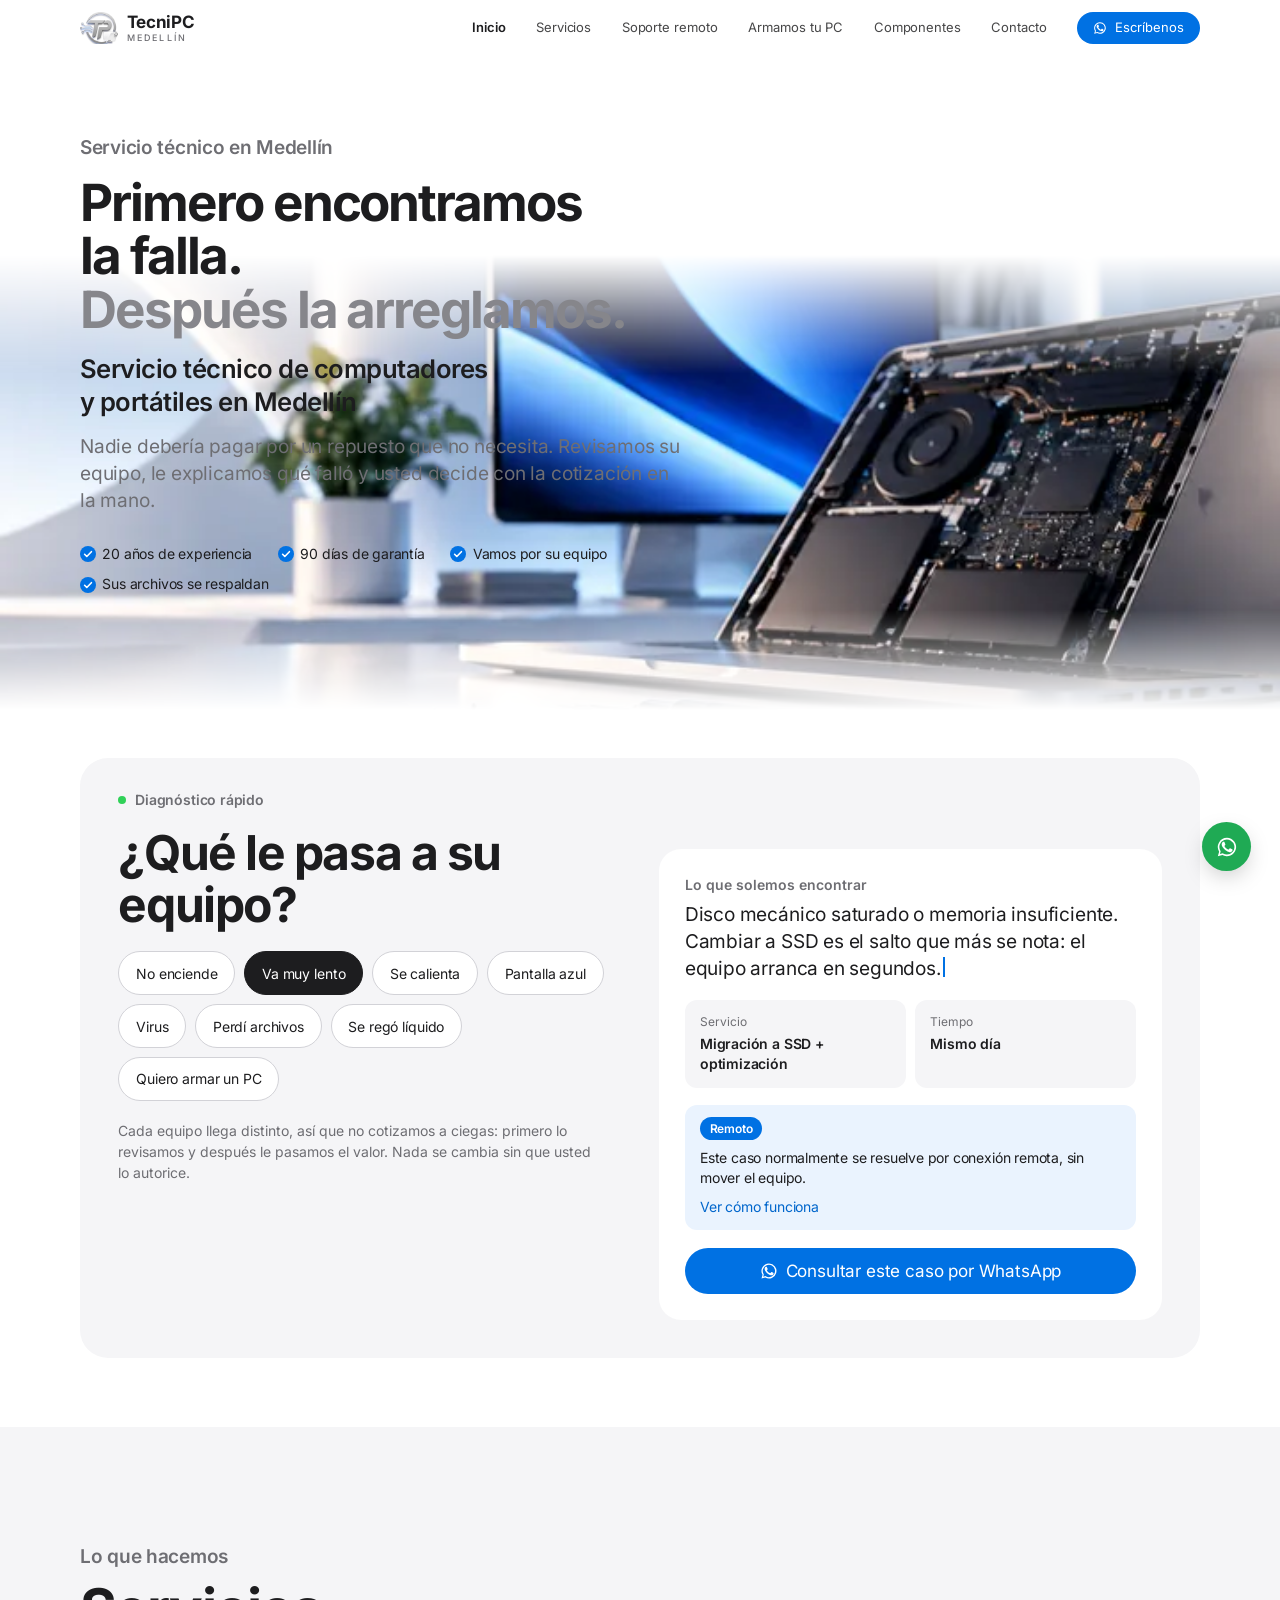
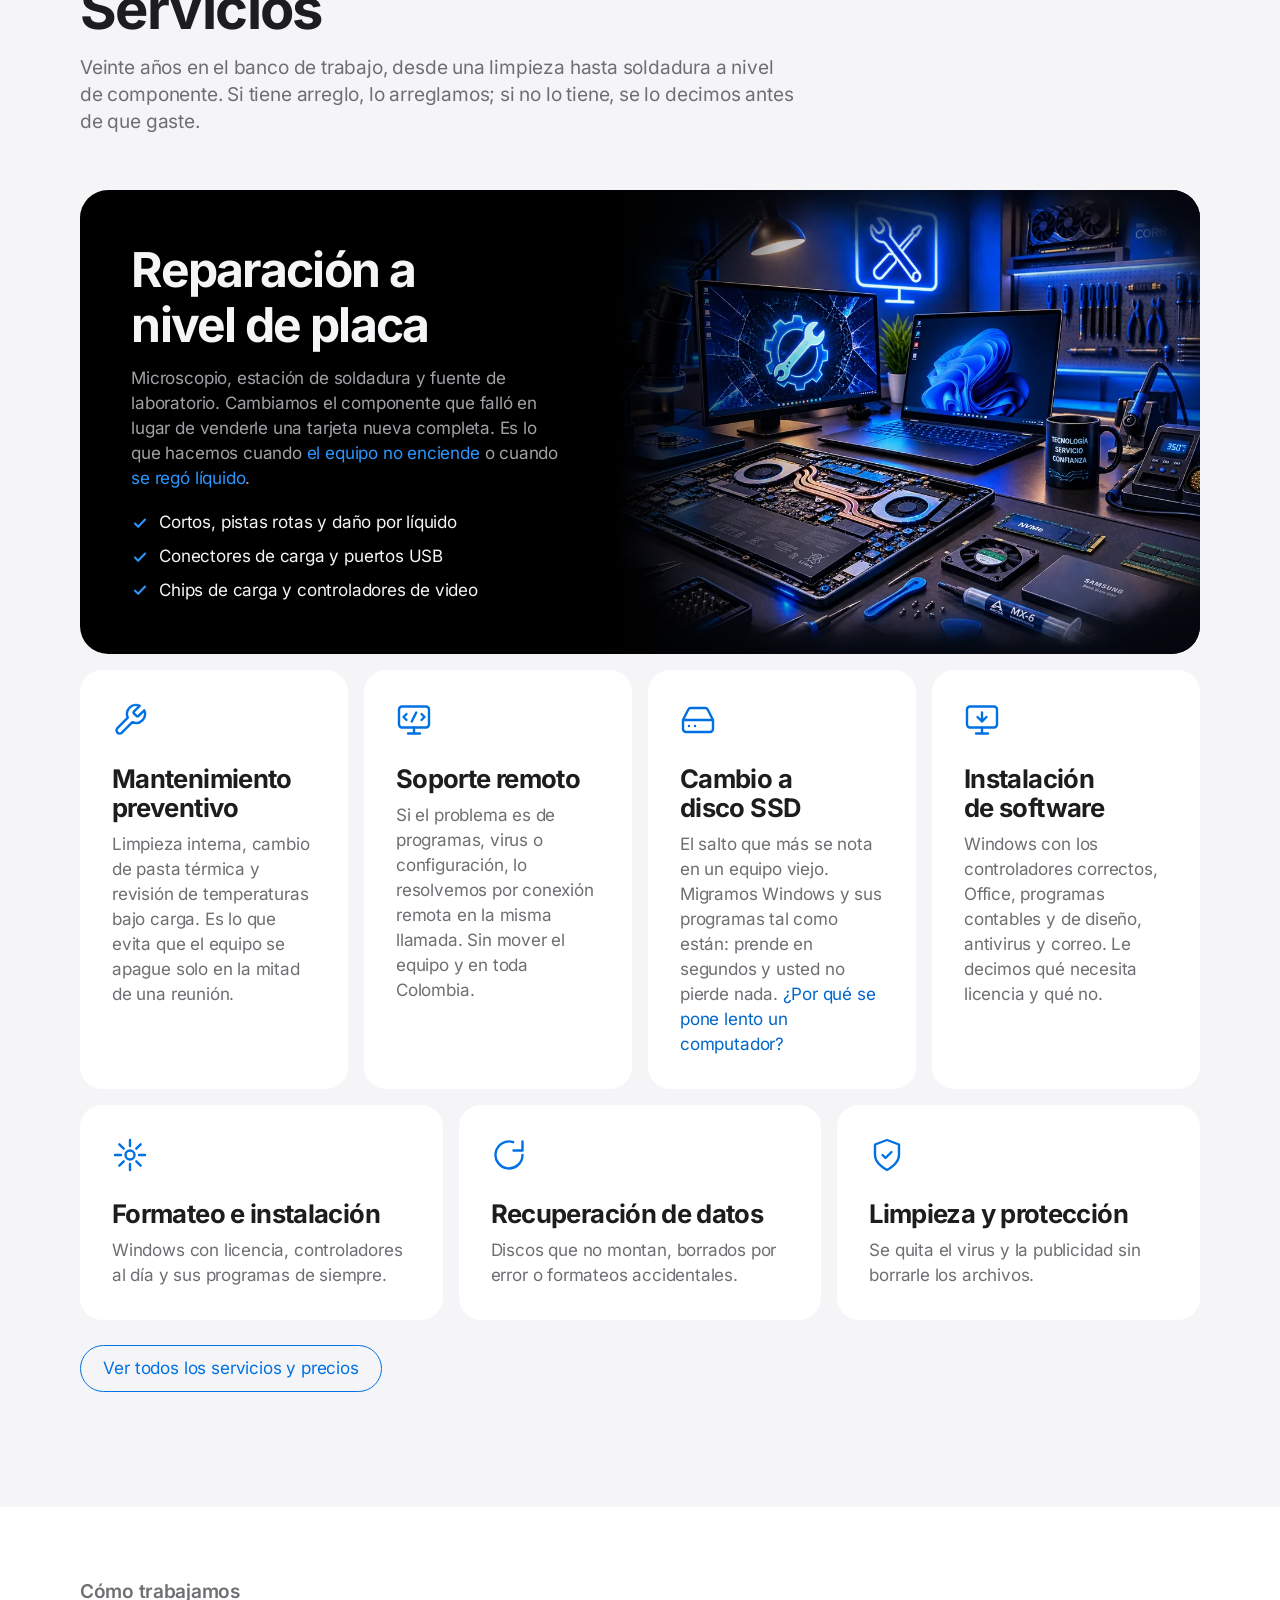
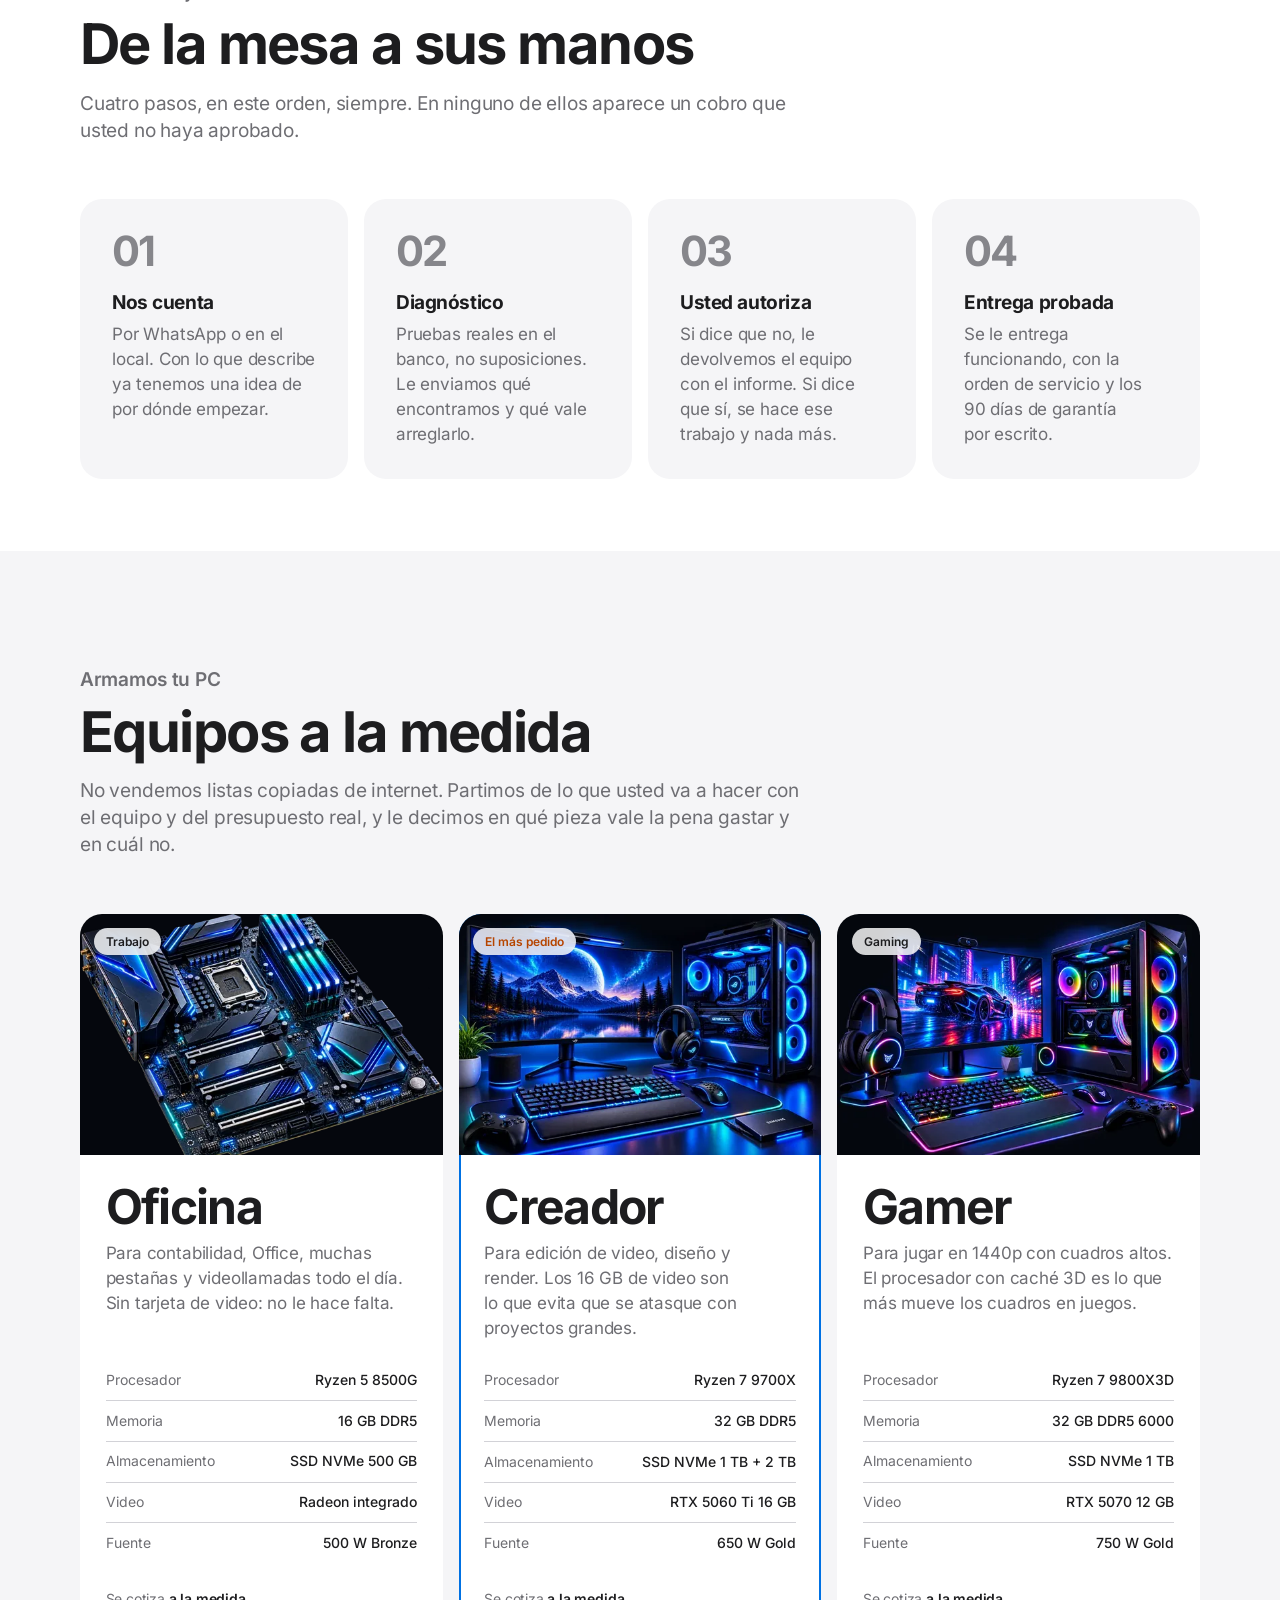
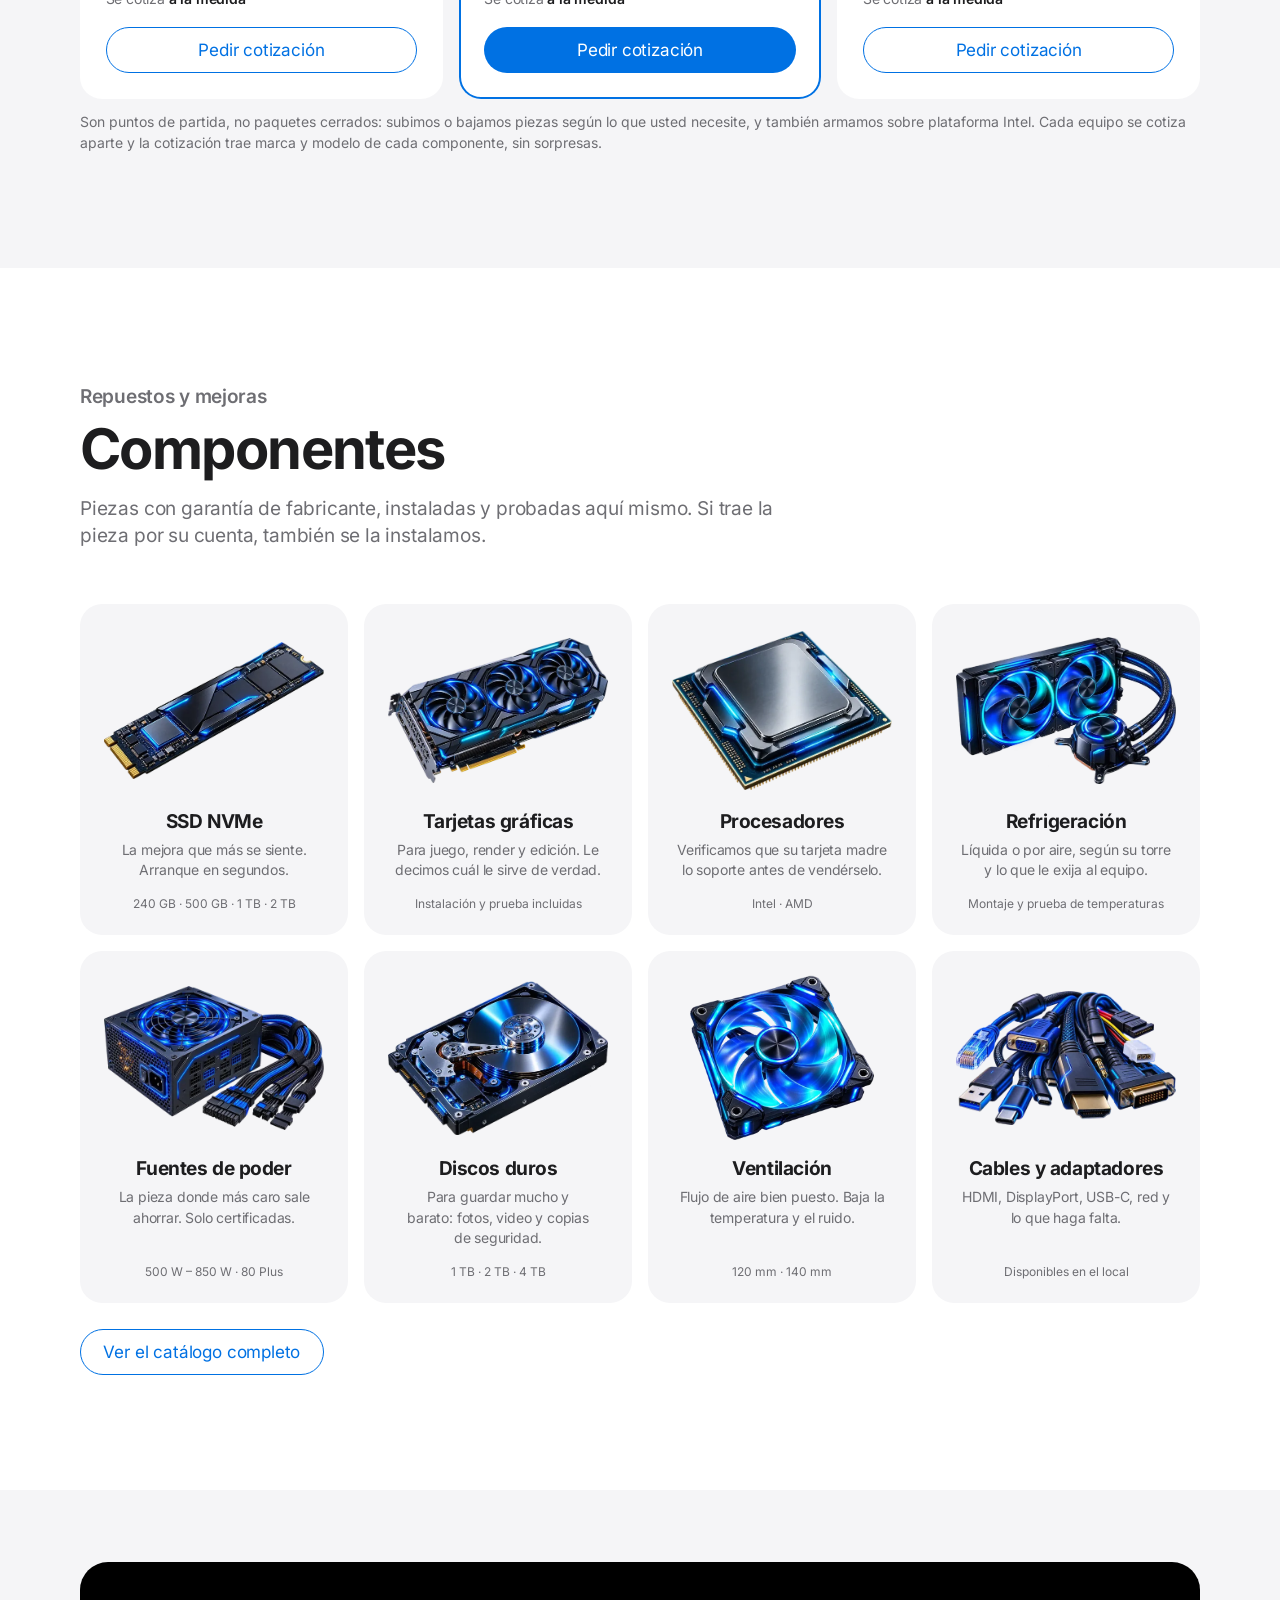
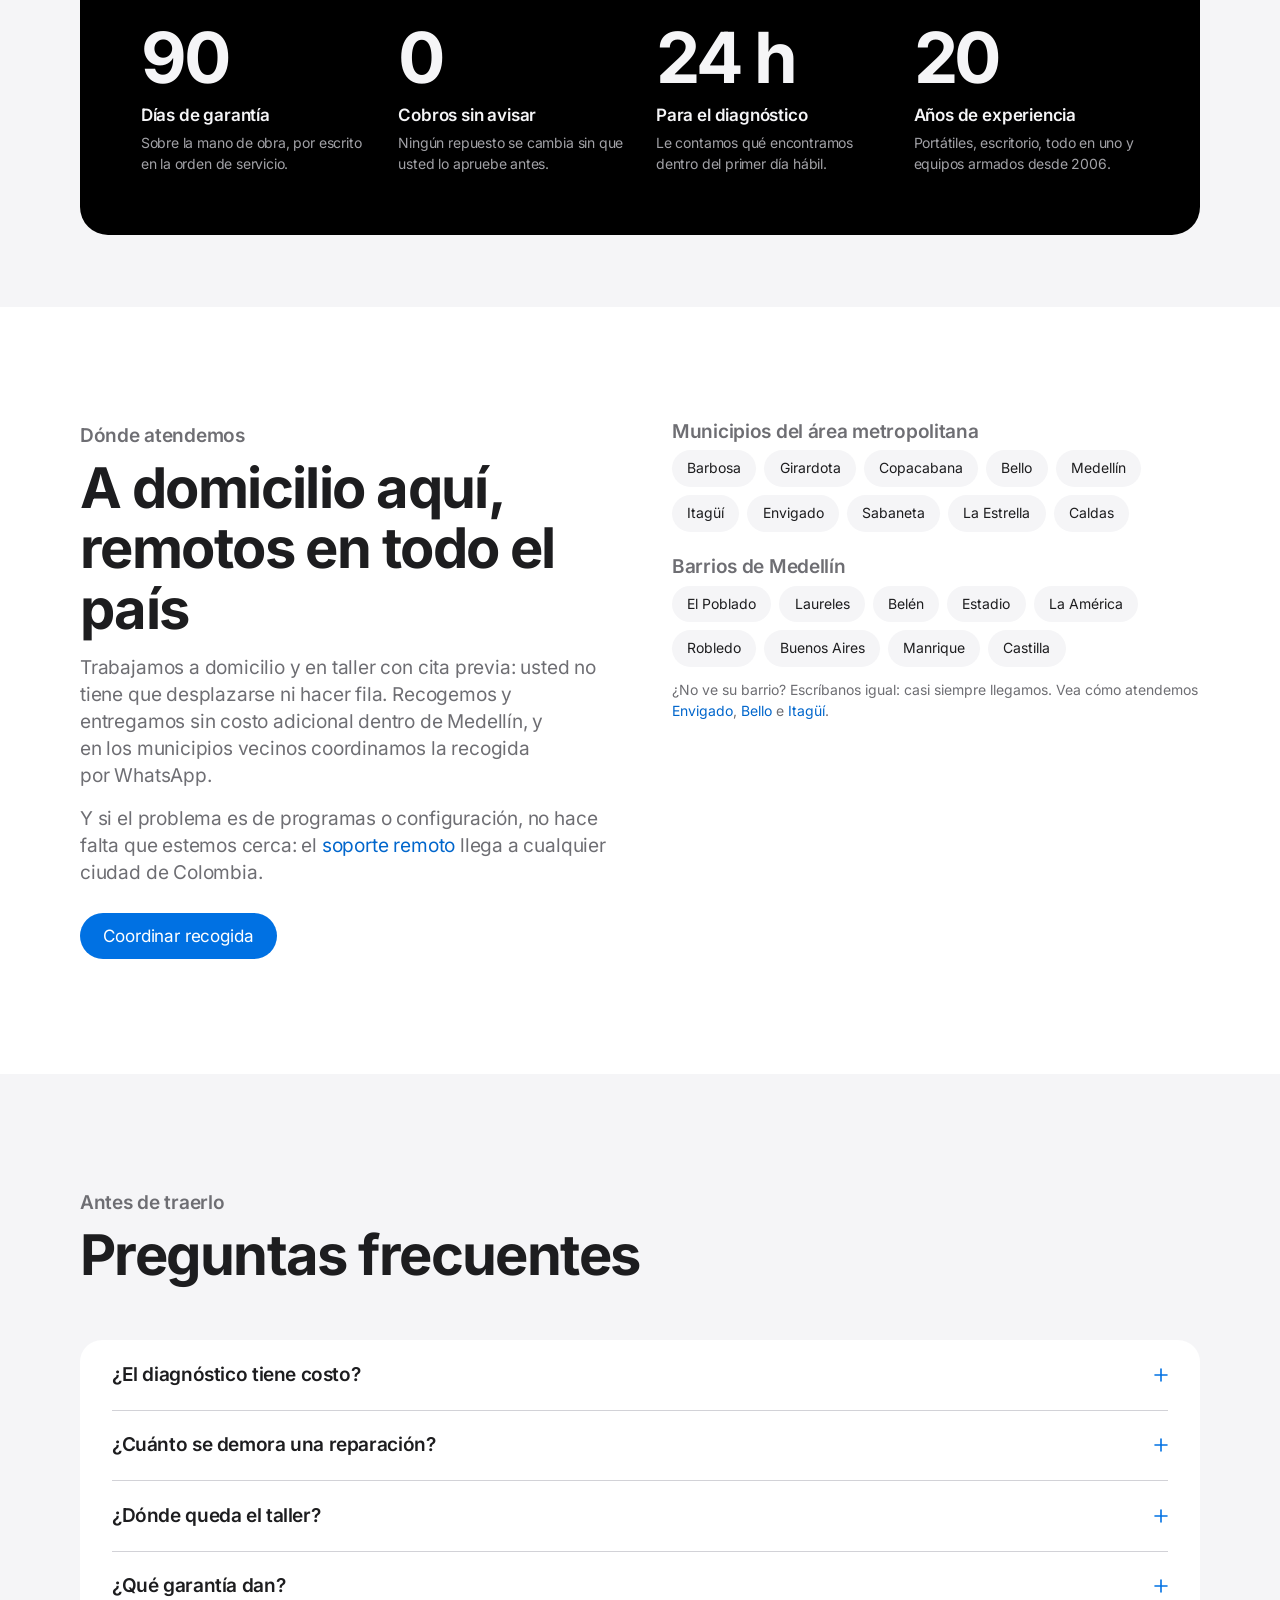
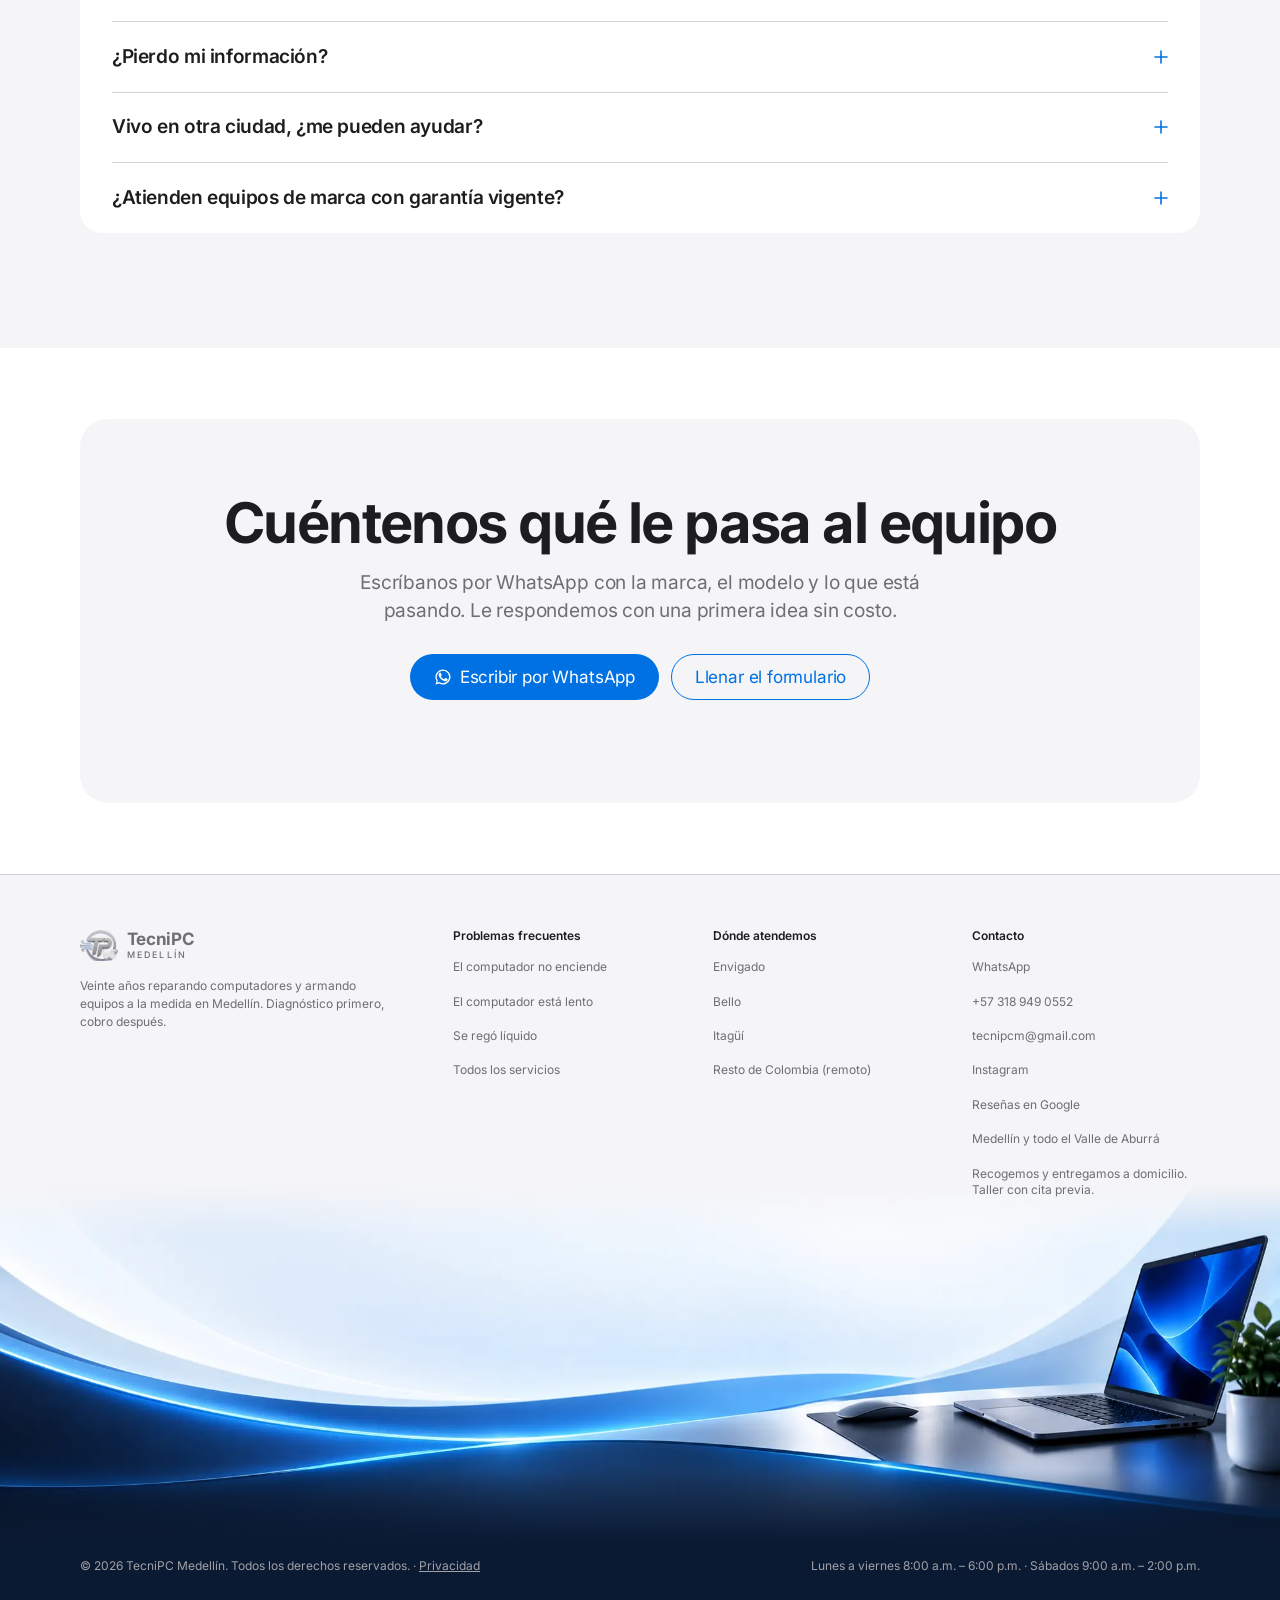
<file: index.html>
<!DOCTYPE html>
<html lang="es-CO">
<head>
<meta charset="utf-8">
<meta name="viewport" content="width=device-width, initial-scale=1, viewport-fit=cover">
<!-- Cabeceras de seguridad por etiqueta meta. GitHub Pages no permite
     configurarlas a nivel de servidor, pero el navegador respeta estas dos.
     HSTS y X-Frame-Options solo existen como cabecera HTTP: no se pueden
     declarar aquí. -->
<meta http-equiv="Content-Security-Policy" content="default-src 'self'; script-src 'self' 'unsafe-inline' https://www.googletagmanager.com; style-src 'self' 'unsafe-inline'; font-src 'self'; img-src 'self' data: https://www.googletagmanager.com https://www.google-analytics.com https://*.google-analytics.com https://www.google.com; connect-src 'self' https://www.google-analytics.com https://*.google-analytics.com https://*.analytics.google.com https://www.googletagmanager.com https://www.google.com; form-action 'self'; base-uri 'self'; object-src 'none'; upgrade-insecure-requests">
<meta name="referrer" content="strict-origin-when-cross-origin">

<!-- Google tag (gtag.js) -->
<script async src="https://www.googletagmanager.com/gtag/js?id=G-PQTKGCD9K3"></script>
<script>
  window.dataLayer = window.dataLayer || [];
  function gtag(){dataLayer.push(arguments);}
  gtag('js', new Date());
  gtag('config', 'G-PQTKGCD9K3');
</script>

<title>TecniPC Medellín | Servicio técnico de computadores</title>
<meta name="description" content="Reparación de computadores y portátiles en Medellín. Diagnóstico honesto, mantenimiento, cambio a SSD y armado de PC. Vamos por su equipo.">
<meta name="theme-color" content="#ffffff">
<meta name="author" content="TecniPC Medellín">
<link rel="canonical" href="https://tecnipcmedellin.com/">

<meta property="og:type" content="website">
<meta property="og:locale" content="es_CO">
<meta property="og:site_name" content="TecniPC Medellín">
<meta property="og:title" content="TecniPC Medellín | Servicio técnico de computadores">
<meta property="og:description" content="Reparación de computadores y portátiles en Medellín. Diagnóstico honesto, mantenimiento, cambio a SSD y armado de PC. Vamos por su equipo.">
<meta property="og:url" content="https://tecnipcmedellin.com/">
<meta property="og:image" content="https://tecnipcmedellin.com/assets/img/og-tecnipc-tp.jpg">
<meta name="twitter:card" content="summary_large_image">

<link rel="icon" href="favicon.ico" sizes="any">
<link rel="icon" href="assets/img/icono-192.png" type="image/png">
<link rel="apple-touch-icon" href="assets/img/icono-180.png">
<link rel="manifest" href="site.webmanifest">

<link rel="preload" as="image" href="assets/img/cabecera-taller.webp" imagesrcset="assets/img/cabecera-taller-1280.webp 1280w, assets/img/cabecera-taller.webp 2100w" imagesizes="max(100vw, 1180px)" media="(min-width: 901px)">
<link rel="preload" as="image" href="assets/img/cabecera-taller-movil.webp" imagesrcset="assets/img/cabecera-taller-movil-720.webp 720w, assets/img/cabecera-taller-movil.webp 1200w" imagesizes="100vw" media="(max-width: 900px)">
<link rel="stylesheet" href="assets/css/estilos.css">

<script type="application/ld+json">
{
  "@context": "https://schema.org",
  "@type": "ComputerRepairService",
  "@id": "https://tecnipcmedellin.com/#negocio",
  "name": "TecniPC Medellín",
  "description": "Servicio técnico de computadores, portátiles y armado de PC a la medida en Medellín. Atendemos a domicilio y en taller con cita previa en todo el Valle de Aburrá.",
  "url": "https://tecnipcmedellin.com/",
  "image": "https://tecnipcmedellin.com/assets/img/og-tecnipc-tp.jpg",
  "logo": "https://tecnipcmedellin.com/assets/img/logo-tp.webp",
  "telephone": "+57 318 949 0552",
  "email": "tecnipcm@gmail.com",
  "currenciesAccepted": "COP",
  "foundingDate": "2006",
  "sameAs": [
    "https://www.instagram.com/tecnipcmedellin/",
    "https://www.google.com/search?kgmid=/g/11nvh9ztyf"
  ],
  "slogan": "Primero encontramos la falla. Después la arreglamos.",
  "address": {
    "@type": "PostalAddress",
    "addressLocality": "Medellín",
    "addressRegion": "Antioquia",
    "addressCountry": "CO"
  },
  "serviceArea": {
    "@type": "GeoCircle",
    "geoMidpoint": {
      "@type": "GeoCoordinates",
      "latitude": 6.2442,
      "longitude": -75.5812
    },
    "geoRadius": "40000"
  },
  "availableLanguage": "es",
  "areaServed": [
    {
      "@type": "City",
      "name": "Medellín"
    },
    {
      "@type": "City",
      "name": "Envigado"
    },
    {
      "@type": "City",
      "name": "Itagüí"
    },
    {
      "@type": "City",
      "name": "Bello"
    },
    {
      "@type": "City",
      "name": "Sabaneta"
    },
    {
      "@type": "City",
      "name": "La Estrella"
    },
    {
      "@type": "City",
      "name": "Copacabana"
    },
    {
      "@type": "City",
      "name": "Girardota"
    },
    {
      "@type": "City",
      "name": "Barbosa"
    },
    {
      "@type": "City",
      "name": "Caldas"
    }
  ],
  "openingHoursSpecification": [
    {
      "@type": "OpeningHoursSpecification",
      "dayOfWeek": [
        "Monday",
        "Tuesday",
        "Wednesday",
        "Thursday",
        "Friday"
      ],
      "opens": "08:00",
      "closes": "18:00"
    },
    {
      "@type": "OpeningHoursSpecification",
      "dayOfWeek": "Saturday",
      "opens": "09:00",
      "closes": "14:00"
    }
  ],
  "hasOfferCatalog": {
    "@type": "OfferCatalog",
    "name": "Servicios",
    "itemListElement": [
      {
        "@type": "Offer",
        "itemOffered": {
          "@type": "Service",
          "name": "Soporte técnico remoto en toda Colombia"
        }
      },
      {
        "@type": "Offer",
        "itemOffered": {
          "@type": "Service",
          "name": "Diagnóstico y reparación de computadores"
        }
      },
      {
        "@type": "Offer",
        "itemOffered": {
          "@type": "Service",
          "name": "Mantenimiento preventivo y cambio de pasta térmica"
        }
      },
      {
        "@type": "Offer",
        "itemOffered": {
          "@type": "Service",
          "name": "Migración a disco SSD"
        }
      },
      {
        "@type": "Offer",
        "itemOffered": {
          "@type": "Service",
          "name": "Recuperación de datos"
        }
      },
      {
        "@type": "Offer",
        "itemOffered": {
          "@type": "Service",
          "name": "Armado de PC a la medida"
        }
      },
      {
        "@type": "Offer",
        "itemOffered": {
          "@type": "Service",
          "name": "Respaldo en la nube y seguridad"
        }
      }
    ]
  }
}
</script>

<script type="application/ld+json">
{
  "@context": "https://schema.org",
  "@type": "FAQPage",
  "mainEntity": [
    {
      "@type": "Question",
      "name": "¿El diagnóstico tiene costo?",
      "acceptedAnswer": { "@type": "Answer", "text": "Sí, y se descuenta del total si autoriza la reparación. Le confirmamos el valor por WhatsApp antes de que traiga el equipo. Si decide no repararlo, se lo entregamos con el informe de lo que encontramos." }
    },
    {
      "@type": "Question",
      "name": "¿Cuánto se demora una reparación?",
      "acceptedAnswer": { "@type": "Answer", "text": "Un mantenimiento o un cambio a SSD sale el mismo día. Una reparación de placa o una recuperación de datos toma entre dos y cinco días, según el repuesto." }
    },
    {
      "@type": "Question",
      "name": "¿Dónde queda el taller?",
      "acceptedAnswer": { "@type": "Answer", "text": "No tenemos local abierto al público: trabajamos a domicilio y en taller con cita previa. Recogemos y entregamos el equipo en Medellín y el Valle de Aburrá, coordinando la hora por WhatsApp." }
    },
    {
      "@type": "Question",
      "name": "¿Qué garantía dan?",
      "acceptedAnswer": { "@type": "Answer", "text": "90 días de garantía sobre la mano de obra, y la garantía del fabricante sobre cada repuesto. Todo queda por escrito en la orden de servicio." }
    },
    {
      "@type": "Question",
      "name": "¿Pierdo mi información al reparar el equipo?",
      "acceptedAnswer": { "@type": "Answer", "text": "No. Antes de tocar el disco hacemos una copia de sus archivos. Si el trabajo implica formatear, se lo avisamos y le confirmamos qué se respalda." }
    }
  ]
}
</script>
</head>

<body>
<a class="salto-contenido" href="#contenido">Ir al contenido</a>

<!-- ============================ Barra superior ============================ -->
<header class="barra">
  <div class="envoltura barra__interior">
    <a class="marca" href="index.html">
      <img src="assets/img/emblema-tp.webp" width="108" height="90" alt="TecniPC Medellín">
      <span class="marca__texto">
        <span class="marca__nombre">TecniPC</span>
        <span class="marca__lugar">MEDELLÍN</span>
      </span>
    </a>

    <button class="boton-menu" type="button" aria-expanded="false" aria-controls="menu-principal" aria-label="Abrir menú">
      <span></span>
    </button>

    <nav class="menu" id="menu-principal" aria-label="Navegación principal" data-abierto="no">
      <a href="index.html" aria-current="page">Inicio</a>
      <a href="servicios.html">Servicios</a>
      <a href="soporte-remoto.html">Soporte remoto</a>
      <a href="armamos-tu-pc.html">Armamos tu PC</a>
      <a href="componentes.html">Componentes</a>
      <a href="contacto.html">Contacto</a>
      <a href="https://wa.me/573189490552?text=Hola%2C%20necesito%20una%20revisi%C3%B3n%20para%20mi%20equipo." class="boton boton--principal" data-wa="Hola, necesito una revisión para mi equipo.">
        <svg viewBox="0 0 24 24" fill="currentColor" aria-hidden="true"><path d="M17.5 14.4c-.3-.2-1.7-.9-2-1-.3-.1-.5-.2-.7.1-.2.3-.7 1-.9 1.2-.2.2-.3.2-.6.1-1.7-.9-2.9-1.6-4-3.6-.3-.5.3-.5.9-1.6.1-.2 0-.4 0-.5 0-.2-.7-1.6-.9-2.2-.2-.6-.5-.5-.7-.5h-.6c-.2 0-.5.1-.8.4-.3.3-1 1-1 2.5s1.1 2.9 1.2 3.1c.1.2 2.1 3.2 5.1 4.5 1.9.8 2.6.9 3.5.7.6-.1 1.7-.7 1.9-1.4.2-.7.2-1.2.2-1.4-.1-.1-.3-.2-.6-.4z"/><path d="M12 2a10 10 0 0 0-8.6 15.1L2 22l5-1.3A10 10 0 1 0 12 2zm0 18.2c-1.5 0-3-.4-4.3-1.2l-.3-.2-3.1.8.8-3-.2-.3A8.2 8.2 0 1 1 12 20.2z"/></svg>
        Escríbenos
      </a>
    </nav>
  </div>
</header>

<main id="contenido">

<!-- ================================ Portada =============================== -->
<section class="portada">

  <!-- La foto de cabecera deja libre la zona clara de la izquierda: en escritorio
       va de fondo y el titular ocupa esa zona. En celular y tableta se usa un
       recorte de la mitad derecha (el portátil abierto), debajo del titular. -->
  <div class="portada__banda">
    <picture>
      <source media="(max-width: 900px)" sizes="100vw"
              srcset="assets/img/cabecera-taller-movil-720.webp 720w, assets/img/cabecera-taller-movil.webp 1200w"
              width="1200" height="746">
      <img src="assets/img/cabecera-taller.webp" sizes="max(100vw, 1180px)"
           srcset="assets/img/cabecera-taller-1280.webp 1280w, assets/img/cabecera-taller.webp 2100w"
           width="2100" height="747"
           alt="Portátil abierto con la placa a la vista sobre un escritorio, junto a un destornillador de precisión y un monitor"
           fetchpriority="high">
    </picture>
    <div class="portada__velo"></div>

    <div class="envoltura portada__texto">
      <p class="rotulo">Servicio técnico en Medellín</p>
      <p class="portada__titulo">
        Primero encontramos<br>la falla.
        <em>Después la arreglamos.</em>
      </p>
      <h1 class="portada__sub">Servicio técnico de computadores y portátiles en Medellín</h1>
      <p class="portada__entrada">
        Nadie debería pagar por un repuesto que no necesita. Revisamos su equipo,
        le explicamos qué falló y usted decide con la cotización en la mano.
      </p>
      <ul class="sellos">
        <li>20 años de experiencia</li>
        <li>90 días de garantía</li>
        <li>Vamos por su equipo</li>
        <li>Sus archivos se respaldan</li>
      </ul>
    </div>
  </div>

  <div class="envoltura portada__panel">

      <!-- ---------- Panel de diagnóstico ---------- -->
      <div class="diagnostico">
        <p class="diagnostico__cinta"><span class="diagnostico__pulso"></span> Diagnóstico rápido</p>

        <div class="diagnostico__cuerpo">
          <div class="diagnostico__eleccion">
            <p class="diagnostico__pregunta">¿Qué le pasa a su equipo?</p>

            <div class="sintomas" role="group" aria-label="Elija el síntoma de su equipo">
              <button class="sintoma" type="button" aria-pressed="false" data-sintoma="no-enciende">No enciende</button>
              <button class="sintoma" type="button" aria-pressed="false" data-sintoma="lento">Va muy lento</button>
              <button class="sintoma" type="button" aria-pressed="false" data-sintoma="calienta">Se calienta</button>
              <button class="sintoma" type="button" aria-pressed="false" data-sintoma="pantalla">Pantalla azul</button>
              <button class="sintoma" type="button" aria-pressed="false" data-sintoma="virus">Virus</button>
              <button class="sintoma" type="button" aria-pressed="false" data-sintoma="datos">Perdí archivos</button>
              <button class="sintoma" type="button" aria-pressed="false" data-sintoma="liquido">Se regó líquido</button>
              <button class="sintoma" type="button" aria-pressed="false" data-sintoma="armar">Quiero armar un PC</button>
            </div>

            <p class="nota">
              Cada equipo llega distinto, así que no cotizamos a ciegas: primero lo revisamos
              y después le pasamos el valor. Nada se cambia sin que usted lo autorice.
            </p>
          </div>

          <div class="lecturas" aria-live="polite">
          <div class="lectura" data-lectura-de="no-enciende" hidden>
            <p class="lectura__causa">Lo que solemos encontrar</p>
            <p class="lectura__texto">Casi siempre es la fuente de poder o el botón de encendido. En portátiles, el cargador o el conector de carga. Si enciende y se apaga de una, revisamos la placa.</p>

            <dl class="lectura__datos">
              <div class="lectura__dato"><dt>Servicio</dt><dd>Revisión de energía</dd></div>
              <div class="lectura__dato"><dt>Tiempo</dt><dd>1 – 3 días</dd></div>
            </dl>

            <p class="lectura__accion">
              <a class="boton boton--principal boton--ancho" href="https://wa.me/573189490552?text=Hola%2C%20mi%20equipo%20no%20enciende.%20Quisiera%20saber%20por%20la%20revisi%C3%B3n%20de%20energ%C3%ADa." target="_blank" rel="noopener">
                <svg viewBox="0 0 24 24" fill="currentColor" aria-hidden="true"><path d="M17.5 14.4c-.3-.2-1.7-.9-2-1-.3-.1-.5-.2-.7.1-.2.3-.7 1-.9 1.2-.2.2-.3.2-.6.1-1.7-.9-2.9-1.6-4-3.6-.3-.5.3-.5.9-1.6.1-.2 0-.4 0-.5 0-.2-.7-1.6-.9-2.2-.2-.6-.5-.5-.7-.5h-.6c-.2 0-.5.1-.8.4-.3.3-1 1-1 2.5s1.1 2.9 1.2 3.1c.1.2 2.1 3.2 5.1 4.5 1.9.8 2.6.9 3.5.7.6-.1 1.7-.7 1.9-1.4.2-.7.2-1.2.2-1.4-.1-.1-.3-.2-.6-.4z"/><path d="M12 2a10 10 0 0 0-8.6 15.1L2 22l5-1.3A10 10 0 1 0 12 2zm0 18.2c-1.5 0-3-.4-4.3-1.2l-.3-.2-3.1.8.8-3-.2-.3A8.2 8.2 0 1 1 12 20.2z"/></svg>
                Consultar este caso por WhatsApp
              </a>
            </p>
          </div>
          <div class="lectura" data-lectura-de="lento" hidden>
            <p class="lectura__causa">Lo que solemos encontrar</p>
            <p class="lectura__texto">Disco mecánico saturado o memoria insuficiente. Cambiar a SSD es el salto que más se nota: el equipo arranca en segundos.</p>

            <dl class="lectura__datos">
              <div class="lectura__dato"><dt>Servicio</dt><dd>Migración a SSD + optimización</dd></div>
              <div class="lectura__dato"><dt>Tiempo</dt><dd>Mismo día</dd></div>
            </dl>

            <p class="lectura__remoto">
              <span>Remoto</span>
              Este caso normalmente se resuelve por conexión remota, sin mover el equipo.
              <a href="soporte-remoto.html">Ver cómo funciona</a>
            </p>

            <p class="lectura__accion">
              <a class="boton boton--principal boton--ancho" href="https://wa.me/573189490552?text=Hola%2C%20mi%20equipo%20va%20muy%20lento.%20Quisiera%20saber%20por%20el%20cambio%20a%20disco%20SSD." target="_blank" rel="noopener">
                <svg viewBox="0 0 24 24" fill="currentColor" aria-hidden="true"><path d="M17.5 14.4c-.3-.2-1.7-.9-2-1-.3-.1-.5-.2-.7.1-.2.3-.7 1-.9 1.2-.2.2-.3.2-.6.1-1.7-.9-2.9-1.6-4-3.6-.3-.5.3-.5.9-1.6.1-.2 0-.4 0-.5 0-.2-.7-1.6-.9-2.2-.2-.6-.5-.5-.7-.5h-.6c-.2 0-.5.1-.8.4-.3.3-1 1-1 2.5s1.1 2.9 1.2 3.1c.1.2 2.1 3.2 5.1 4.5 1.9.8 2.6.9 3.5.7.6-.1 1.7-.7 1.9-1.4.2-.7.2-1.2.2-1.4-.1-.1-.3-.2-.6-.4z"/><path d="M12 2a10 10 0 0 0-8.6 15.1L2 22l5-1.3A10 10 0 1 0 12 2zm0 18.2c-1.5 0-3-.4-4.3-1.2l-.3-.2-3.1.8.8-3-.2-.3A8.2 8.2 0 1 1 12 20.2z"/></svg>
                Consultar este caso por WhatsApp
              </a>
            </p>
          </div>
          <div class="lectura" data-lectura-de="calienta" hidden>
            <p class="lectura__causa">Lo que solemos encontrar</p>
            <p class="lectura__texto">Polvo acumulado en el disipador y pasta térmica seca. El equipo baja su rendimiento solo para no quemarse.</p>

            <dl class="lectura__datos">
              <div class="lectura__dato"><dt>Servicio</dt><dd>Mantenimiento y cambio de pasta térmica</dd></div>
              <div class="lectura__dato"><dt>Tiempo</dt><dd>4 – 8 horas</dd></div>
            </dl>

            <p class="lectura__accion">
              <a class="boton boton--principal boton--ancho" href="https://wa.me/573189490552?text=Hola%2C%20mi%20equipo%20se%20calienta%20y%20suena%20mucho.%20Quisiera%20saber%20por%20el%20mantenimiento." target="_blank" rel="noopener">
                <svg viewBox="0 0 24 24" fill="currentColor" aria-hidden="true"><path d="M17.5 14.4c-.3-.2-1.7-.9-2-1-.3-.1-.5-.2-.7.1-.2.3-.7 1-.9 1.2-.2.2-.3.2-.6.1-1.7-.9-2.9-1.6-4-3.6-.3-.5.3-.5.9-1.6.1-.2 0-.4 0-.5 0-.2-.7-1.6-.9-2.2-.2-.6-.5-.5-.7-.5h-.6c-.2 0-.5.1-.8.4-.3.3-1 1-1 2.5s1.1 2.9 1.2 3.1c.1.2 2.1 3.2 5.1 4.5 1.9.8 2.6.9 3.5.7.6-.1 1.7-.7 1.9-1.4.2-.7.2-1.2.2-1.4-.1-.1-.3-.2-.6-.4z"/><path d="M12 2a10 10 0 0 0-8.6 15.1L2 22l5-1.3A10 10 0 1 0 12 2zm0 18.2c-1.5 0-3-.4-4.3-1.2l-.3-.2-3.1.8.8-3-.2-.3A8.2 8.2 0 1 1 12 20.2z"/></svg>
                Consultar este caso por WhatsApp
              </a>
            </p>
          </div>
          <div class="lectura" data-lectura-de="pantalla" hidden>
            <p class="lectura__causa">Lo que solemos encontrar</p>
            <p class="lectura__texto">Memoria RAM con fallas, controladores en conflicto o disco con sectores dañados. Lo confirmamos con pruebas antes de cambiar nada.</p>

            <dl class="lectura__datos">
              <div class="lectura__dato"><dt>Servicio</dt><dd>Diagnóstico de estabilidad</dd></div>
              <div class="lectura__dato"><dt>Tiempo</dt><dd>1 – 2 días</dd></div>
            </dl>

            <p class="lectura__accion">
              <a class="boton boton--principal boton--ancho" href="https://wa.me/573189490552?text=Hola%2C%20mi%20equipo%20se%20reinicia%20y%20me%20saca%20pantalla%20azul.%20Quisiera%20saber%20por%20el%20diagn%C3%B3stico." target="_blank" rel="noopener">
                <svg viewBox="0 0 24 24" fill="currentColor" aria-hidden="true"><path d="M17.5 14.4c-.3-.2-1.7-.9-2-1-.3-.1-.5-.2-.7.1-.2.3-.7 1-.9 1.2-.2.2-.3.2-.6.1-1.7-.9-2.9-1.6-4-3.6-.3-.5.3-.5.9-1.6.1-.2 0-.4 0-.5 0-.2-.7-1.6-.9-2.2-.2-.6-.5-.5-.7-.5h-.6c-.2 0-.5.1-.8.4-.3.3-1 1-1 2.5s1.1 2.9 1.2 3.1c.1.2 2.1 3.2 5.1 4.5 1.9.8 2.6.9 3.5.7.6-.1 1.7-.7 1.9-1.4.2-.7.2-1.2.2-1.4-.1-.1-.3-.2-.6-.4z"/><path d="M12 2a10 10 0 0 0-8.6 15.1L2 22l5-1.3A10 10 0 1 0 12 2zm0 18.2c-1.5 0-3-.4-4.3-1.2l-.3-.2-3.1.8.8-3-.2-.3A8.2 8.2 0 1 1 12 20.2z"/></svg>
                Consultar este caso por WhatsApp
              </a>
            </p>
          </div>
          <div class="lectura" data-lectura-de="virus" hidden>
            <p class="lectura__causa">Lo que solemos encontrar</p>
            <p class="lectura__texto">Programas no deseados en el navegador y en el arranque de Windows. Se limpia sin perder los archivos.</p>

            <dl class="lectura__datos">
              <div class="lectura__dato"><dt>Servicio</dt><dd>Limpieza y protección</dd></div>
              <div class="lectura__dato"><dt>Tiempo</dt><dd>Mismo día</dd></div>
            </dl>

            <p class="lectura__remoto">
              <span>Remoto</span>
              Este caso normalmente se resuelve por conexión remota, sin mover el equipo.
              <a href="soporte-remoto.html">Ver cómo funciona</a>
            </p>

            <p class="lectura__accion">
              <a class="boton boton--principal boton--ancho" href="https://wa.me/573189490552?text=Hola%2C%20mi%20equipo%20tiene%20virus%20y%20publicidad.%20Quisiera%20saber%20por%20la%20limpieza." target="_blank" rel="noopener">
                <svg viewBox="0 0 24 24" fill="currentColor" aria-hidden="true"><path d="M17.5 14.4c-.3-.2-1.7-.9-2-1-.3-.1-.5-.2-.7.1-.2.3-.7 1-.9 1.2-.2.2-.3.2-.6.1-1.7-.9-2.9-1.6-4-3.6-.3-.5.3-.5.9-1.6.1-.2 0-.4 0-.5 0-.2-.7-1.6-.9-2.2-.2-.6-.5-.5-.7-.5h-.6c-.2 0-.5.1-.8.4-.3.3-1 1-1 2.5s1.1 2.9 1.2 3.1c.1.2 2.1 3.2 5.1 4.5 1.9.8 2.6.9 3.5.7.6-.1 1.7-.7 1.9-1.4.2-.7.2-1.2.2-1.4-.1-.1-.3-.2-.6-.4z"/><path d="M12 2a10 10 0 0 0-8.6 15.1L2 22l5-1.3A10 10 0 1 0 12 2zm0 18.2c-1.5 0-3-.4-4.3-1.2l-.3-.2-3.1.8.8-3-.2-.3A8.2 8.2 0 1 1 12 20.2z"/></svg>
                Consultar este caso por WhatsApp
              </a>
            </p>
          </div>
          <div class="lectura" data-lectura-de="datos" hidden>
            <p class="lectura__causa">Lo que solemos encontrar</p>
            <p class="lectura__texto">Formateo accidental, disco que no monta o borrado por error. Entre menos se use el disco, más se puede recuperar.</p>

            <dl class="lectura__datos">
              <div class="lectura__dato"><dt>Servicio</dt><dd>Recuperación de datos</dd></div>
              <div class="lectura__dato"><dt>Tiempo</dt><dd>2 – 5 días</dd></div>
            </dl>

            <p class="lectura__accion">
              <a class="boton boton--principal boton--ancho" href="https://wa.me/573189490552?text=Hola%2C%20perd%C3%AD%20archivos%20de%20mi%20equipo.%20Quisiera%20saber%20por%20la%20recuperaci%C3%B3n%20de%20datos." target="_blank" rel="noopener">
                <svg viewBox="0 0 24 24" fill="currentColor" aria-hidden="true"><path d="M17.5 14.4c-.3-.2-1.7-.9-2-1-.3-.1-.5-.2-.7.1-.2.3-.7 1-.9 1.2-.2.2-.3.2-.6.1-1.7-.9-2.9-1.6-4-3.6-.3-.5.3-.5.9-1.6.1-.2 0-.4 0-.5 0-.2-.7-1.6-.9-2.2-.2-.6-.5-.5-.7-.5h-.6c-.2 0-.5.1-.8.4-.3.3-1 1-1 2.5s1.1 2.9 1.2 3.1c.1.2 2.1 3.2 5.1 4.5 1.9.8 2.6.9 3.5.7.6-.1 1.7-.7 1.9-1.4.2-.7.2-1.2.2-1.4-.1-.1-.3-.2-.6-.4z"/><path d="M12 2a10 10 0 0 0-8.6 15.1L2 22l5-1.3A10 10 0 1 0 12 2zm0 18.2c-1.5 0-3-.4-4.3-1.2l-.3-.2-3.1.8.8-3-.2-.3A8.2 8.2 0 1 1 12 20.2z"/></svg>
                Consultar este caso por WhatsApp
              </a>
            </p>
          </div>
          <div class="lectura" data-lectura-de="liquido" hidden>
            <p class="lectura__causa">Lo que solemos encontrar</p>
            <p class="lectura__texto">Urgente: no lo encienda. La corrosión avanza por horas. Se desarma, se lava la placa y se evalúa qué quedó vivo.</p>

            <dl class="lectura__datos">
              <div class="lectura__dato"><dt>Servicio</dt><dd>Limpieza de placa por líquido</dd></div>
              <div class="lectura__dato"><dt>Tiempo</dt><dd>2 – 4 días</dd></div>
            </dl>

            <p class="lectura__accion">
              <a class="boton boton--principal boton--ancho" href="https://wa.me/573189490552?text=Hola%2C%20se%20me%20reg%C3%B3%20l%C3%ADquido%20en%20el%20equipo%20y%20no%20lo%20he%20encendido.%20%C2%BFQu%C3%A9%20hago%3F" target="_blank" rel="noopener">
                <svg viewBox="0 0 24 24" fill="currentColor" aria-hidden="true"><path d="M17.5 14.4c-.3-.2-1.7-.9-2-1-.3-.1-.5-.2-.7.1-.2.3-.7 1-.9 1.2-.2.2-.3.2-.6.1-1.7-.9-2.9-1.6-4-3.6-.3-.5.3-.5.9-1.6.1-.2 0-.4 0-.5 0-.2-.7-1.6-.9-2.2-.2-.6-.5-.5-.7-.5h-.6c-.2 0-.5.1-.8.4-.3.3-1 1-1 2.5s1.1 2.9 1.2 3.1c.1.2 2.1 3.2 5.1 4.5 1.9.8 2.6.9 3.5.7.6-.1 1.7-.7 1.9-1.4.2-.7.2-1.2.2-1.4-.1-.1-.3-.2-.6-.4z"/><path d="M12 2a10 10 0 0 0-8.6 15.1L2 22l5-1.3A10 10 0 1 0 12 2zm0 18.2c-1.5 0-3-.4-4.3-1.2l-.3-.2-3.1.8.8-3-.2-.3A8.2 8.2 0 1 1 12 20.2z"/></svg>
                Consultar este caso por WhatsApp
              </a>
            </p>
          </div>
          <div class="lectura" data-lectura-de="armar" hidden>
            <p class="lectura__causa">Lo que solemos encontrar</p>
            <p class="lectura__texto">Partimos del uso real y del presupuesto, no de una lista copiada. Le decimos en qué vale la pena gastar y en qué no.</p>

            <dl class="lectura__datos">
              <div class="lectura__dato"><dt>Servicio</dt><dd>Asesoría y ensamble a la medida</dd></div>
              <div class="lectura__dato"><dt>Tiempo</dt><dd>3 – 7 días</dd></div>
            </dl>

            <p class="lectura__accion">
              <a class="boton boton--principal boton--ancho" href="https://wa.me/573189490552?text=Hola%2C%20quiero%20armar%20un%20PC.%20Lo%20voy%20a%20usar%20para%20____%20y%20mi%20presupuesto%20es%20de%20____." target="_blank" rel="noopener">
                <svg viewBox="0 0 24 24" fill="currentColor" aria-hidden="true"><path d="M17.5 14.4c-.3-.2-1.7-.9-2-1-.3-.1-.5-.2-.7.1-.2.3-.7 1-.9 1.2-.2.2-.3.2-.6.1-1.7-.9-2.9-1.6-4-3.6-.3-.5.3-.5.9-1.6.1-.2 0-.4 0-.5 0-.2-.7-1.6-.9-2.2-.2-.6-.5-.5-.7-.5h-.6c-.2 0-.5.1-.8.4-.3.3-1 1-1 2.5s1.1 2.9 1.2 3.1c.1.2 2.1 3.2 5.1 4.5 1.9.8 2.6.9 3.5.7.6-.1 1.7-.7 1.9-1.4.2-.7.2-1.2.2-1.4-.1-.1-.3-.2-.6-.4z"/><path d="M12 2a10 10 0 0 0-8.6 15.1L2 22l5-1.3A10 10 0 1 0 12 2zm0 18.2c-1.5 0-3-.4-4.3-1.2l-.3-.2-3.1.8.8-3-.2-.3A8.2 8.2 0 1 1 12 20.2z"/></svg>
                Consultar este caso por WhatsApp
              </a>
            </p>
          </div>
          </div>
        </div>
      </div>

  </div>
</section>

<!-- =============================== Servicios ============================== -->
<section class="bloque filo" id="servicios">
  <div class="envoltura">
    <header class="cabeza-bloque" data-aparece="0">
      <p class="rotulo">Lo que hacemos</p>
      <h2 class="titulo-bloque">Servicios</h2>
      <p class="entradilla">
        Veinte años en el banco de trabajo, desde una limpieza hasta soldadura a nivel de
        componente. Si tiene arreglo, lo arreglamos; si no lo tiene, se lo decimos antes
        de que gaste.
      </p>
    </header>

    <div class="servicios">

      <article class="tarjeta tarjeta--foto" data-aparece="0">
        <div class="tarjeta__lado">
          <h3 class="tarjeta__titulo">Reparación a nivel de placa</h3>
          <p class="tarjeta__texto">
            Microscopio, estación de soldadura y fuente de laboratorio. Cambiamos el componente
            que falló en lugar de venderle una tarjeta nueva completa. Es lo que hacemos
            cuando <a href="computador-no-enciende.html">el equipo no enciende</a> o cuando
            <a href="liquido-en-el-portatil.html">se regó líquido</a>.
          </p>
          <ul class="lista-marcada">
            <li>Cortos, pistas rotas y daño por líquido</li>
            <li>Conectores de carga y puertos USB</li>
            <li>Chips de carga y controladores de video</li>
          </ul>
        </div>
        <figure>
          <img src="assets/img/banco-servicio-540.webp" srcset="assets/img/banco-servicio-540.webp 540w, assets/img/banco-servicio.webp 1200w" sizes="(max-width: 980px) 92vw, 600px" width="1200" height="800" alt="Banco de trabajo con portátil abierto, herramientas de precisión y microscopio" loading="lazy">
        </figure>
      </article>

      <article class="tarjeta tarjeta--servicio" data-aparece="1">
        <div class="tarjeta__icono">
          <svg viewBox="0 0 24 24" fill="none" stroke="currentColor" stroke-width="1.6" stroke-linecap="round" stroke-linejoin="round" aria-hidden="true"><path d="M14.7 6.3a1 1 0 0 0 0 1.4l1.6 1.6a1 1 0 0 0 1.4 0l3.77-3.77a6 6 0 0 1-7.94 7.94l-6.91 6.91a2.12 2.12 0 0 1-3-3l6.91-6.91a6 6 0 0 1 7.94-7.94l-3.76 3.76z"/></svg>
        </div>
        <h3 class="tarjeta__titulo">Mantenimiento preventivo</h3>
        <p class="tarjeta__texto">
          Limpieza interna, cambio de pasta térmica y revisión de temperaturas bajo carga.
          Es lo que evita que el equipo se apague solo en la mitad de una reunión.
        </p>
      </article>

      <article class="tarjeta tarjeta--servicio tarjeta--remoto" data-aparece="2">
        <div class="tarjeta__icono">
          <svg viewBox="0 0 24 24" fill="none" stroke="currentColor" stroke-width="1.6" stroke-linecap="round" stroke-linejoin="round" aria-hidden="true"><rect x="2" y="3" width="20" height="14" rx="2"/><path d="M8 21h8M12 17v4M7 8l-2 2 2 2M17 8l2 2-2 2M13.5 7l-3 6"/></svg>
        </div>
        <h3 class="tarjeta__titulo">Soporte remoto</h3>
        <p class="tarjeta__texto">
          Si el problema es de programas, virus o configuración, lo resolvemos por conexión
          remota en la misma llamada. Sin mover el equipo y en toda Colombia.
        </p>
      </article>

      <article class="tarjeta tarjeta--servicio" data-aparece="3">
        <div class="tarjeta__icono">
          <svg viewBox="0 0 24 24" fill="none" stroke="currentColor" stroke-width="1.6" stroke-linecap="round" stroke-linejoin="round" aria-hidden="true"><path d="M22 12H2"/><path d="M5.45 5.11 2 12v6a2 2 0 0 0 2 2h16a2 2 0 0 0 2-2v-6l-3.45-6.89A2 2 0 0 0 16.76 4H7.24a2 2 0 0 0-1.79 1.11z"/><path d="M6 16h.01M10 16h.01"/></svg>
        </div>
        <h3 class="tarjeta__titulo">Cambio a disco SSD</h3>
        <p class="tarjeta__texto">
          El salto que más se nota en un equipo viejo. Migramos Windows y sus programas
          tal como están: prende en segundos y usted no pierde nada.
          <a href="computador-lento.html">¿Por qué se pone lento un computador?</a>
        </p>
      </article>

      <article class="tarjeta tarjeta--servicio" data-aparece="4">
        <div class="tarjeta__icono">
          <svg viewBox="0 0 24 24" fill="none" stroke="currentColor" stroke-width="1.6" stroke-linecap="round" stroke-linejoin="round" aria-hidden="true"><rect x="2" y="3" width="20" height="14" rx="2"/><path d="M8 21h8M12 17v4M12 7v6M9 10l3 3 3-3"/></svg>
        </div>
        <h3 class="tarjeta__titulo"><a href="instalacion-de-software.html">Instalación de software</a></h3>
        <p class="tarjeta__texto">
          Windows con los controladores correctos, Office, programas contables y de diseño,
          antivirus y correo. Le decimos qué necesita licencia y qué no.
        </p>
      </article>

      <article class="tarjeta tarjeta--servicio" data-aparece="6">
        <div class="tarjeta__icono">
          <svg viewBox="0 0 24 24" fill="none" stroke="currentColor" stroke-width="1.6" stroke-linecap="round" stroke-linejoin="round" aria-hidden="true"><path d="M12 2v4M12 18v4M4.9 4.9l2.9 2.9M16.2 16.2l2.9 2.9M2 12h4M18 12h4M4.9 19.1l2.9-2.9M16.2 7.8l2.9-2.9"/><circle cx="12" cy="12" r="3"/></svg>
        </div>
        <h3 class="tarjeta__titulo">Formateo e instalación</h3>
        <p class="tarjeta__texto">Windows con licencia, controladores al día y sus programas de siempre.</p>
      </article>

      <article class="tarjeta tarjeta--servicio" data-aparece="5">
        <div class="tarjeta__icono">
          <svg viewBox="0 0 24 24" fill="none" stroke="currentColor" stroke-width="1.6" stroke-linecap="round" stroke-linejoin="round" aria-hidden="true"><path d="M21 12a9 9 0 1 1-6.2-8.6"/><path d="M21 3v6h-6"/></svg>
        </div>
        <h3 class="tarjeta__titulo">Recuperación de datos</h3>
        <p class="tarjeta__texto">Discos que no montan, borrados por error o formateos accidentales.</p>
      </article>

      <article class="tarjeta tarjeta--servicio" data-aparece="7">
        <div class="tarjeta__icono">
          <svg viewBox="0 0 24 24" fill="none" stroke="currentColor" stroke-width="1.6" stroke-linecap="round" stroke-linejoin="round" aria-hidden="true"><path d="M12 22s8-4 8-10V5l-8-3-8 3v7c0 6 8 10 8 10z"/><path d="m9 12 2 2 4-4"/></svg>
        </div>
        <h3 class="tarjeta__titulo">Limpieza y protección</h3>
        <p class="tarjeta__texto">Se quita el virus y la publicidad sin borrarle los archivos.</p>
      </article>

    </div>

    <p class="acciones" style="margin-top:1.6rem">
      <a class="boton boton--linea" href="servicios.html">Ver todos los servicios y precios</a>
    </p>
  </div>
</section>

<!-- ================================ Proceso =============================== -->
<section class="bloque bloque--ajustado filo" id="proceso">
  <div class="envoltura">
    <header class="cabeza-bloque" data-aparece="0">
      <p class="rotulo">Cómo trabajamos</p>
      <h2 class="titulo-bloque">De la mesa a sus manos</h2>
      <p class="entradilla">
        Cuatro pasos, en este orden, siempre. En ninguno de ellos aparece un cobro que usted no haya aprobado.
      </p>
    </header>

    <div class="proceso" data-aparece="1">
      <article class="paso">
        <p class="paso__numero">01</p>
        <h3 class="paso__titulo">Nos cuenta</h3>
        <p class="paso__texto">Por WhatsApp o en el local. Con lo que describe ya tenemos una idea de por dónde empezar.</p>
      </article>
      <article class="paso">
        <p class="paso__numero">02</p>
        <h3 class="paso__titulo">Diagnóstico</h3>
        <p class="paso__texto">Pruebas reales en el banco, no suposiciones. Le enviamos qué encontramos y qué vale arreglarlo.</p>
      </article>
      <article class="paso">
        <p class="paso__numero">03</p>
        <h3 class="paso__titulo">Usted autoriza</h3>
        <p class="paso__texto">Si dice que no, le devolvemos el equipo con el informe. Si dice que sí, se hace ese trabajo y nada más.</p>
      </article>
      <article class="paso">
        <p class="paso__numero">04</p>
        <h3 class="paso__titulo">Entrega probada</h3>
        <p class="paso__texto">Se le entrega funcionando, con la orden de servicio y los 90 días de garantía por escrito.</p>
      </article>
    </div>
  </div>
</section>

<!-- ================================ Equipos =============================== -->
<section class="bloque filo" id="equipos">
  <div class="envoltura">
    <header class="cabeza-bloque" data-aparece="0">
      <p class="rotulo">Armamos tu PC</p>
      <h2 class="titulo-bloque">Equipos a la medida</h2>
      <p class="entradilla">
        No vendemos listas copiadas de internet. Partimos de lo que usted va a hacer con el equipo
        y del presupuesto real, y le decimos en qué pieza vale la pena gastar y en cuál no.
      </p>
    </header>

    <div class="equipos">

      <article class="equipo" data-aparece="1">
        <div class="equipo__lamina">
          <p class="equipo__marca">Trabajo</p>
          <img src="assets/img/board-studio-540.webp" srcset="assets/img/board-studio-540.webp 540w, assets/img/board-studio.webp 1200w" sizes="(max-width: 900px) 92vw, 400px" width="900" height="635" alt="Tarjeta madre con iluminación azul lista para ensamble" loading="lazy">
        </div>
        <div class="equipo__cuerpo">
          <h3 class="equipo__nombre">Oficina</h3>
          <p class="equipo__para">Para contabilidad, Office, muchas pestañas y videollamadas todo el día. Sin tarjeta de video: no le hace falta.</p>
          <dl class="ficha">
            <div><dt>Procesador</dt><dd>Ryzen 5 8500G</dd></div>
            <div><dt>Memoria</dt><dd>16 GB DDR5</dd></div>
            <div><dt>Almacenamiento</dt><dd>SSD NVMe 500 GB</dd></div>
            <div><dt>Video</dt><dd>Radeon integrado</dd></div>
            <div><dt>Fuente</dt><dd>500 W Bronze</dd></div>
          </dl>
          <p class="equipo__desde">Se cotiza <b>a la medida</b></p>
          <a href="https://wa.me/573189490552?text=Hola%2C%20me%20interesa%20el%20equipo%20de%20Oficina.%20%C2%BFMe%20pasan%20la%20cotizaci%C3%B3n%3F" class="boton boton--linea boton--ancho" data-wa="Hola, me interesa el equipo de Oficina. ¿Me pasan la cotización?">Pedir cotización</a>
        </div>
      </article>

      <article class="equipo equipo--destacado" data-aparece="2">
        <div class="equipo__lamina">
          <p class="equipo__marca">El más pedido</p>
          <img src="assets/img/setup-azul-540.webp" srcset="assets/img/setup-azul-540.webp 540w, assets/img/setup-azul.webp 1200w" sizes="(max-width: 900px) 92vw, 400px" width="1200" height="800" alt="Estación de trabajo con monitor curvo, torre iluminada y periféricos" loading="lazy">
        </div>
        <div class="equipo__cuerpo">
          <h3 class="equipo__nombre">Creador</h3>
          <p class="equipo__para">Para edición de video, diseño y render. Los 16 GB de video son lo que evita que se atasque con proyectos grandes.</p>
          <dl class="ficha">
            <div><dt>Procesador</dt><dd>Ryzen 7 9700X</dd></div>
            <div><dt>Memoria</dt><dd>32 GB DDR5</dd></div>
            <div><dt>Almacenamiento</dt><dd>SSD NVMe 1 TB + 2 TB</dd></div>
            <div><dt>Video</dt><dd>RTX 5060 Ti 16 GB</dd></div>
            <div><dt>Fuente</dt><dd>650 W Gold</dd></div>
          </dl>
          <p class="equipo__desde">Se cotiza <b>a la medida</b></p>
          <a href="https://wa.me/573189490552?text=Hola%2C%20me%20interesa%20el%20equipo%20Creador.%20%C2%BFMe%20pasan%20la%20cotizaci%C3%B3n%3F" class="boton boton--principal boton--ancho" data-wa="Hola, me interesa el equipo Creador. ¿Me pasan la cotización?">Pedir cotización</a>
        </div>
      </article>

      <article class="equipo" data-aparece="3">
        <div class="equipo__lamina">
          <p class="equipo__marca">Gaming</p>
          <img src="assets/img/setup-gamer-540.webp" srcset="assets/img/setup-gamer-540.webp 540w, assets/img/setup-gamer.webp 1200w" sizes="(max-width: 900px) 92vw, 400px" width="1200" height="800" alt="Set gamer completo con iluminación RGB, monitor, teclado y torre" loading="lazy">
        </div>
        <div class="equipo__cuerpo">
          <h3 class="equipo__nombre">Gamer</h3>
          <p class="equipo__para">Para jugar en 1440p con cuadros altos. El procesador con caché 3D es lo que más mueve los cuadros en juegos.</p>
          <dl class="ficha">
            <div><dt>Procesador</dt><dd>Ryzen 7 9800X3D</dd></div>
            <div><dt>Memoria</dt><dd>32 GB DDR5 6000</dd></div>
            <div><dt>Almacenamiento</dt><dd>SSD NVMe 1 TB</dd></div>
            <div><dt>Video</dt><dd>RTX 5070 12 GB</dd></div>
            <div><dt>Fuente</dt><dd>750 W Gold</dd></div>
          </dl>
          <p class="equipo__desde">Se cotiza <b>a la medida</b></p>
          <a href="https://wa.me/573189490552?text=Hola%2C%20me%20interesa%20el%20equipo%20Gamer.%20%C2%BFMe%20pasan%20la%20cotizaci%C3%B3n%3F" class="boton boton--linea boton--ancho" data-wa="Hola, me interesa el equipo Gamer. ¿Me pasan la cotización?">Pedir cotización</a>
        </div>
      </article>

    </div>

    <p class="nota" data-aparece="4">
      Son puntos de partida, no paquetes cerrados: subimos o bajamos piezas según lo que
      usted necesite, y también armamos sobre plataforma Intel. Cada equipo se cotiza aparte
      y la cotización trae marca y modelo de cada componente, sin sorpresas.
    </p>
  </div>
</section>

<!-- ============================= Componentes ============================== -->
<section class="bloque filo" id="componentes">
  <div class="envoltura">
    <header class="cabeza-bloque" data-aparece="0">
      <p class="rotulo">Repuestos y mejoras</p>
      <h2 class="titulo-bloque">Componentes</h2>
      <p class="entradilla">
        Piezas con garantía de fabricante, instaladas y probadas aquí mismo.
        Si trae la pieza por su cuenta, también se la instalamos.
      </p>
    </header>

    <div class="vitrina">

      <article class="pieza" data-aparece="1">
        <div class="pieza__marco"><img src="assets/img/comp-ssd-540.webp" srcset="assets/img/comp-ssd-540.webp 540w, assets/img/comp-ssd.webp 1000w" sizes="(max-width: 620px) 45vw, (max-width: 980px) 30vw, 255px" width="760" height="472" alt="Unidad SSD M.2 NVMe" loading="lazy"></div>
        <h3 class="pieza__nombre">SSD NVMe</h3>
        <p class="pieza__texto">La mejora que más se siente. Arranque en segundos.</p>
        <p class="pieza__pie">240 GB · 500 GB · 1 TB · 2 TB</p>
      </article>

      <article class="pieza" data-aparece="2">
        <div class="pieza__marco"><img src="assets/img/comp-grafica-540.webp" srcset="assets/img/comp-grafica-540.webp 540w, assets/img/comp-grafica.webp 1000w" sizes="(max-width: 620px) 45vw, (max-width: 980px) 30vw, 255px" width="760" height="500" alt="Tarjeta gráfica de tres ventiladores" loading="lazy"></div>
        <h3 class="pieza__nombre">Tarjetas gráficas</h3>
        <p class="pieza__texto">Para juego, render y edición. Le decimos cuál le sirve de verdad.</p>
        <p class="pieza__pie">Instalación y prueba incluidas</p>
      </article>

      <article class="pieza" data-aparece="3">
        <div class="pieza__marco"><img src="assets/img/comp-procesador-540.webp" srcset="assets/img/comp-procesador-540.webp 540w, assets/img/comp-procesador.webp 1000w" sizes="(max-width: 620px) 45vw, (max-width: 980px) 30vw, 255px" width="760" height="548" alt="Procesador de computador" loading="lazy"></div>
        <h3 class="pieza__nombre">Procesadores</h3>
        <p class="pieza__texto">Verificamos que su tarjeta madre lo soporte antes de vendérselo.</p>
        <p class="pieza__pie">Intel · AMD</p>
      </article>

      <article class="pieza" data-aparece="4">
        <div class="pieza__marco"><img src="assets/img/comp-refrigeracion-540.webp" srcset="assets/img/comp-refrigeracion-540.webp 540w, assets/img/comp-refrigeracion.webp 1000w" sizes="(max-width: 620px) 45vw, (max-width: 980px) 30vw, 255px" width="760" height="511" alt="Sistema de refrigeración líquida de 240 mm" loading="lazy"></div>
        <h3 class="pieza__nombre">Refrigeración</h3>
        <p class="pieza__texto">Líquida o por aire, según su torre y lo que le exija al equipo.</p>
        <p class="pieza__pie">Montaje y prueba de temperaturas</p>
      </article>

      <article class="pieza" data-aparece="5">
        <div class="pieza__marco"><img src="assets/img/comp-fuente-540.webp" srcset="assets/img/comp-fuente-540.webp 540w, assets/img/comp-fuente.webp 1000w" sizes="(max-width: 620px) 45vw, (max-width: 980px) 30vw, 255px" width="760" height="496" alt="Fuente de poder modular" loading="lazy"></div>
        <h3 class="pieza__nombre">Fuentes de poder</h3>
        <p class="pieza__texto">La pieza donde más caro sale ahorrar. Solo certificadas.</p>
        <p class="pieza__pie">500 W – 850 W · 80 Plus</p>
      </article>

      <article class="pieza" data-aparece="6">
        <div class="pieza__marco"><img src="assets/img/comp-disco-540.webp" srcset="assets/img/comp-disco-540.webp 540w, assets/img/comp-disco.webp 1000w" sizes="(max-width: 620px) 45vw, (max-width: 980px) 30vw, 255px" width="760" height="533" alt="Disco duro mecánico abierto" loading="lazy"></div>
        <h3 class="pieza__nombre">Discos duros</h3>
        <p class="pieza__texto">Para guardar mucho y barato: fotos, video y copias de seguridad.</p>
        <p class="pieza__pie">1 TB · 2 TB · 4 TB</p>
      </article>

      <article class="pieza" data-aparece="7">
        <div class="pieza__marco"><img src="assets/img/comp-ventilador-540.webp" srcset="assets/img/comp-ventilador-540.webp 540w, assets/img/comp-ventilador.webp 1000w" sizes="(max-width: 620px) 45vw, (max-width: 980px) 30vw, 255px" width="760" height="681" alt="Ventilador de caja con iluminación azul" loading="lazy"></div>
        <h3 class="pieza__nombre">Ventilación</h3>
        <p class="pieza__texto">Flujo de aire bien puesto. Baja la temperatura y el ruido.</p>
        <p class="pieza__pie">120 mm · 140 mm</p>
      </article>

      <article class="pieza" data-aparece="8">
        <div class="pieza__marco"><img src="assets/img/comp-cables-540.webp" srcset="assets/img/comp-cables-540.webp 540w, assets/img/comp-cables.webp 1000w" sizes="(max-width: 620px) 45vw, (max-width: 980px) 30vw, 255px" width="760" height="462" alt="Cables y conectores HDMI, USB, red y video" loading="lazy"></div>
        <h3 class="pieza__nombre">Cables y adaptadores</h3>
        <p class="pieza__texto">HDMI, DisplayPort, USB-C, red y lo que haga falta.</p>
        <p class="pieza__pie">Disponibles en el local</p>
      </article>

    </div>

    <p class="acciones" style="margin-top:1.6rem">
      <a class="boton boton--linea" href="componentes.html">Ver el catálogo completo</a>
    </p>
  </div>
</section>

<!-- =============================== Garantía =============================== -->
<section class="bloque bloque--ajustado">
  <div class="envoltura">
    <div class="garantia" data-aparece="0">
      <div>
        <p class="garantia__cifra">90</p>
        <p class="garantia__pie">Días de garantía</p>
        <p class="garantia__nota">Sobre la mano de obra, por escrito en la orden de servicio.</p>
      </div>
      <div>
        <p class="garantia__cifra">0</p>
        <p class="garantia__pie">Cobros sin avisar</p>
        <p class="garantia__nota">Ningún repuesto se cambia sin que usted lo apruebe antes.</p>
      </div>
      <div>
        <p class="garantia__cifra">24 h</p>
        <p class="garantia__pie">Para el diagnóstico</p>
        <p class="garantia__nota">Le contamos qué encontramos dentro del primer día hábil.</p>
      </div>
      <div>
        <p class="garantia__cifra">20</p>
        <p class="garantia__pie">Años de experiencia</p>
        <p class="garantia__nota">Portátiles, escritorio, todo en uno y equipos armados desde 2006.</p>
      </div>
    </div>
  </div>
</section>

<!-- ============================== Cobertura =============================== -->
<section class="bloque filo" id="cobertura">
  <div class="envoltura cobertura">
    <div data-aparece="0">
      <p class="rotulo">Dónde atendemos</p>
      <h2 class="titulo-bloque">A domicilio aquí,<br>remotos en todo el país</h2>
      <p class="entradilla">
        Trabajamos a domicilio y en taller con cita previa: usted no tiene que desplazarse
        ni hacer fila. Recogemos y entregamos sin costo adicional dentro de Medellín, y en
        los municipios vecinos coordinamos la recogida por WhatsApp.
      </p>
      <p class="entradilla">
        Y si el problema es de programas o configuración, no hace falta que estemos cerca:
        el <a href="soporte-remoto.html">soporte remoto</a> llega a cualquier ciudad de Colombia.
      </p>
      <p class="acciones" style="margin-top:1.6rem">
        <a href="https://wa.me/573189490552?text=Hola%2C%20quiero%20coordinar%20la%20recogida%20de%20mi%20equipo%20a%20domicilio." class="boton boton--principal" data-wa="Hola, quiero coordinar la recogida de mi equipo a domicilio.">Coordinar recogida</a>
      </p>
    </div>

    <div data-aparece="1">
      <h3 class="rotulo" style="color:var(--acero-tenue)">Municipios del área metropolitana</h3>
      <ul class="zonas">
        <li>Barbosa</li><li>Girardota</li><li>Copacabana</li><li>Bello</li>
        <li>Medellín</li><li>Itagüí</li><li>Envigado</li><li>Sabaneta</li>
        <li>La Estrella</li><li>Caldas</li>
      </ul>
      <h3 class="rotulo" style="color:var(--acero-tenue);margin-top:1.6rem">Barrios de Medellín</h3>
      <ul class="zonas">
        <li>El Poblado</li><li>Laureles</li><li>Belén</li><li>Estadio</li>
        <li>La América</li><li>Robledo</li><li>Buenos Aires</li><li>Manrique</li>
        <li>Castilla</li>
      </ul>
      <p class="nota">
        ¿No ve su barrio? Escríbanos igual: casi siempre llegamos. Vea cómo atendemos
        <a href="reparacion-computadores-envigado.html">Envigado</a>,
        <a href="reparacion-computadores-bello.html">Bello</a> e
        <a href="reparacion-computadores-itagui.html">Itagüí</a>.
      </p>
    </div>
  </div>
</section>

<!-- ============================== Preguntas =============================== -->
<section class="bloque filo" id="preguntas">
  <div class="envoltura">
    <header class="cabeza-bloque" data-aparece="0">
      <p class="rotulo">Antes de traerlo</p>
      <h2 class="titulo-bloque">Preguntas frecuentes</h2>
    </header>

    <div class="preguntas" data-aparece="1">
      <details class="pregunta">
        <summary>¿El diagnóstico tiene costo?</summary>
        <p>Sí, y se descuenta del total si autoriza la reparación. Le confirmamos el valor por WhatsApp antes de que traiga el equipo, para que no se lleve sorpresas. Si decide no repararlo, se lo entregamos con el informe de lo que encontramos.</p>
      </details>
      <details class="pregunta">
        <summary>¿Cuánto se demora una reparación?</summary>
        <p>Un mantenimiento o un cambio a SSD sale el mismo día. Una reparación de placa o una recuperación de datos toma entre dos y cinco días, según el repuesto que haya que conseguir.</p>
      </details>
      <details class="pregunta">
        <summary>¿Dónde queda el taller?</summary>
        <p>No tenemos local abierto al público: trabajamos a domicilio y en taller con cita previa. Vamos por su equipo a donde esté en Medellín y el Valle de Aburrá, lo reparamos y se lo devolvemos. Usted coordina la hora por WhatsApp y le avisamos cuando el técnico va en camino.</p>
      </details>
      <details class="pregunta">
        <summary>¿Qué garantía dan?</summary>
        <p>90 días sobre la mano de obra, más la garantía del fabricante sobre cada repuesto. Todo queda escrito en la orden de servicio que le entregamos.</p>
      </details>
      <details class="pregunta">
        <summary>¿Pierdo mi información?</summary>
        <p>No. Antes de tocar el disco hacemos una copia de sus archivos. Si el trabajo implica formatear, se lo avisamos y le confirmamos exactamente qué se respalda.</p>
      </details>
      <details class="pregunta">
        <summary>Vivo en otra ciudad, ¿me pueden ayudar?</summary>
        <p>En remoto sí, en toda Colombia: los problemas de programas, virus, correo, impresoras o configuración se resuelven por conexión remota sin que usted mueva el equipo. Lo que no podemos hacer a distancia es la reparación física, que es solo en Medellín y el Valle de Aburrá. <a href="soporte-remoto.html">Vea cómo funciona el soporte remoto</a>.</p>
      </details>
      <details class="pregunta">
        <summary>¿Atienden equipos de marca con garantía vigente?</summary>
        <p>Sí, pero se lo advertimos: abrir el equipo puede anular la garantía del fabricante. Si su equipo todavía la tiene, le decimos qué le conviene más antes de tocarlo.</p>
      </details>
    </div>
  </div>
</section>

<!-- ============================= Llamado final ============================ -->
<section class="bloque bloque--ajustado">
  <div class="envoltura">
    <div class="remate" data-aparece="0">
      <img class="remate__fondo" src="assets/img/banda-placa.webp" width="1200" height="800" alt="" aria-hidden="true" loading="lazy">
      <h2 class="remate__titulo">Cuéntenos qué le pasa al equipo</h2>
      <p>Escríbanos por WhatsApp con la marca, el modelo y lo que está pasando. Le respondemos con una primera idea sin costo.</p>
      <p class="acciones">
        <a href="https://wa.me/573189490552?text=Hola%2C%20quiero%20una%20revisi%C3%B3n.%20Mi%20equipo%20es%20marca%20____%20y%20lo%20que%20pasa%20es%20____." class="boton boton--principal" data-wa="Hola, quiero una revisión. Mi equipo es marca ____ y lo que pasa es ____.">
          <svg viewBox="0 0 24 24" fill="currentColor" aria-hidden="true"><path d="M17.5 14.4c-.3-.2-1.7-.9-2-1-.3-.1-.5-.2-.7.1-.2.3-.7 1-.9 1.2-.2.2-.3.2-.6.1-1.7-.9-2.9-1.6-4-3.6-.3-.5.3-.5.9-1.6.1-.2 0-.4 0-.5 0-.2-.7-1.6-.9-2.2-.2-.6-.5-.5-.7-.5h-.6c-.2 0-.5.1-.8.4-.3.3-1 1-1 2.5s1.1 2.9 1.2 3.1c.1.2 2.1 3.2 5.1 4.5 1.9.8 2.6.9 3.5.7.6-.1 1.7-.7 1.9-1.4.2-.7.2-1.2.2-1.4-.1-.1-.3-.2-.6-.4z"/><path d="M12 2a10 10 0 0 0-8.6 15.1L2 22l5-1.3A10 10 0 1 0 12 2zm0 18.2c-1.5 0-3-.4-4.3-1.2l-.3-.2-3.1.8.8-3-.2-.3A8.2 8.2 0 1 1 12 20.2z"/></svg>
          Escribir por WhatsApp
        </a>
        <a class="boton boton--linea" href="contacto.html">Llenar el formulario</a>
      </p>
    </div>
  </div>
</section>

</main>

<!-- ================================== Pie ================================= -->
<footer class="pie">
  <div class="envoltura pie__interior">
    <div class="pie__reja">

      <div>
        <a class="marca" href="index.html">
          <img src="assets/img/emblema-tp.webp" width="108" height="90" alt="TecniPC Medellín">
          <span class="marca__texto">
            <span class="marca__nombre">TecniPC</span>
            <span class="marca__lugar">MEDELLÍN</span>
          </span>
        </a>
        <p class="pie__texto">
          Veinte años reparando computadores y armando equipos a la medida en Medellín.
          Diagnóstico primero, cobro después.
        </p>
      </div>

      <div>
        <h3>Problemas frecuentes</h3>
        <ul class="pie__lista">
          <li><a href="computador-no-enciende.html">El computador no enciende</a></li>
          <li><a href="computador-lento.html">El computador está lento</a></li>
          <li><a href="liquido-en-el-portatil.html">Se regó líquido</a></li>
          <li><a href="servicios.html">Todos los servicios</a></li>
        </ul>
      </div>

      <div>
        <h3>Dónde atendemos</h3>
        <ul class="pie__lista">
          <li><a href="reparacion-computadores-envigado.html">Envigado</a></li>
          <li><a href="reparacion-computadores-bello.html">Bello</a></li>
          <li><a href="reparacion-computadores-itagui.html">Itagüí</a></li>
          <li><a href="soporte-remoto.html">Resto de Colombia (remoto)</a></li>
        </ul>
      </div>

      <div>
        <h3>Contacto</h3>
        <ul class="pie__lista">
          <li><a data-negocio="whatsapp" data-conservar-texto href="https://wa.me/573189490552">WhatsApp</a></li>
          <li><a data-negocio="telefono" href="tel:+573189490552">+57 318 949 0552</a></li>
          <li><a data-negocio="correo" href="mailto:tecnipcm@gmail.com">tecnipcm@gmail.com</a></li>
          <li><a href="https://www.instagram.com/tecnipcmedellin/" target="_blank" rel="noopener">Instagram</a></li>
          <li><a href="https://share.google/IcBnKN3yh6U7qgad1" target="_blank" rel="noopener">Reseñas en Google</a></li>
          <li><span data-negocio="cobertura">Medellín y todo el Valle de Aburrá</span></li>
          <li><span data-negocio="entrega">Recogemos y entregamos a domicilio. Taller con cita previa.</span></li>
        </ul>
      </div>

    </div>

    <img class="pie__fondo" src="assets/img/pie-escritorio.webp" srcset="assets/img/pie-escritorio-1000.webp 1000w, assets/img/pie-escritorio.webp 2000w" sizes="100vw" width="2000" height="721" alt="" aria-hidden="true" loading="lazy" decoding="async">
    <div class="pie__base">
      <p>© <span data-anio>2026</span> TecniPC Medellín. Todos los derechos reservados. · <a href="privacidad.html">Privacidad</a></p>
      <p data-negocio="horario">Lunes a viernes 8:00 a.m. – 6:00 p.m. · Sábados 9:00 a.m. – 2:00 p.m.</p>
    </div>
  </div>
</footer>

<a href="https://wa.me/573189490552?text=Hola%2C%20necesito%20una%20revisi%C3%B3n%20para%20mi%20equipo." class="flotante" data-wa="Hola, necesito una revisión para mi equipo." target="_blank" rel="noopener" aria-label="Escribir por WhatsApp">
  <svg viewBox="0 0 24 24" fill="currentColor" aria-hidden="true"><path d="M17.5 14.4c-.3-.2-1.7-.9-2-1-.3-.1-.5-.2-.7.1-.2.3-.7 1-.9 1.2-.2.2-.3.2-.6.1-1.7-.9-2.9-1.6-4-3.6-.3-.5.3-.5.9-1.6.1-.2 0-.4 0-.5 0-.2-.7-1.6-.9-2.2-.2-.6-.5-.5-.7-.5h-.6c-.2 0-.5.1-.8.4-.3.3-1 1-1 2.5s1.1 2.9 1.2 3.1c.1.2 2.1 3.2 5.1 4.5 1.9.8 2.6.9 3.5.7.6-.1 1.7-.7 1.9-1.4.2-.7.2-1.2.2-1.4-.1-.1-.3-.2-.6-.4z"/><path d="M12 2a10 10 0 0 0-8.6 15.1L2 22l5-1.3A10 10 0 1 0 12 2zm0 18.2c-1.5 0-3-.4-4.3-1.2l-.3-.2-3.1.8.8-3-.2-.3A8.2 8.2 0 1 1 12 20.2z"/></svg>
  <span>Escríbenos</span>
</a>

<script src="assets/js/sitio.js"></script>
</body>
</html>
</file>
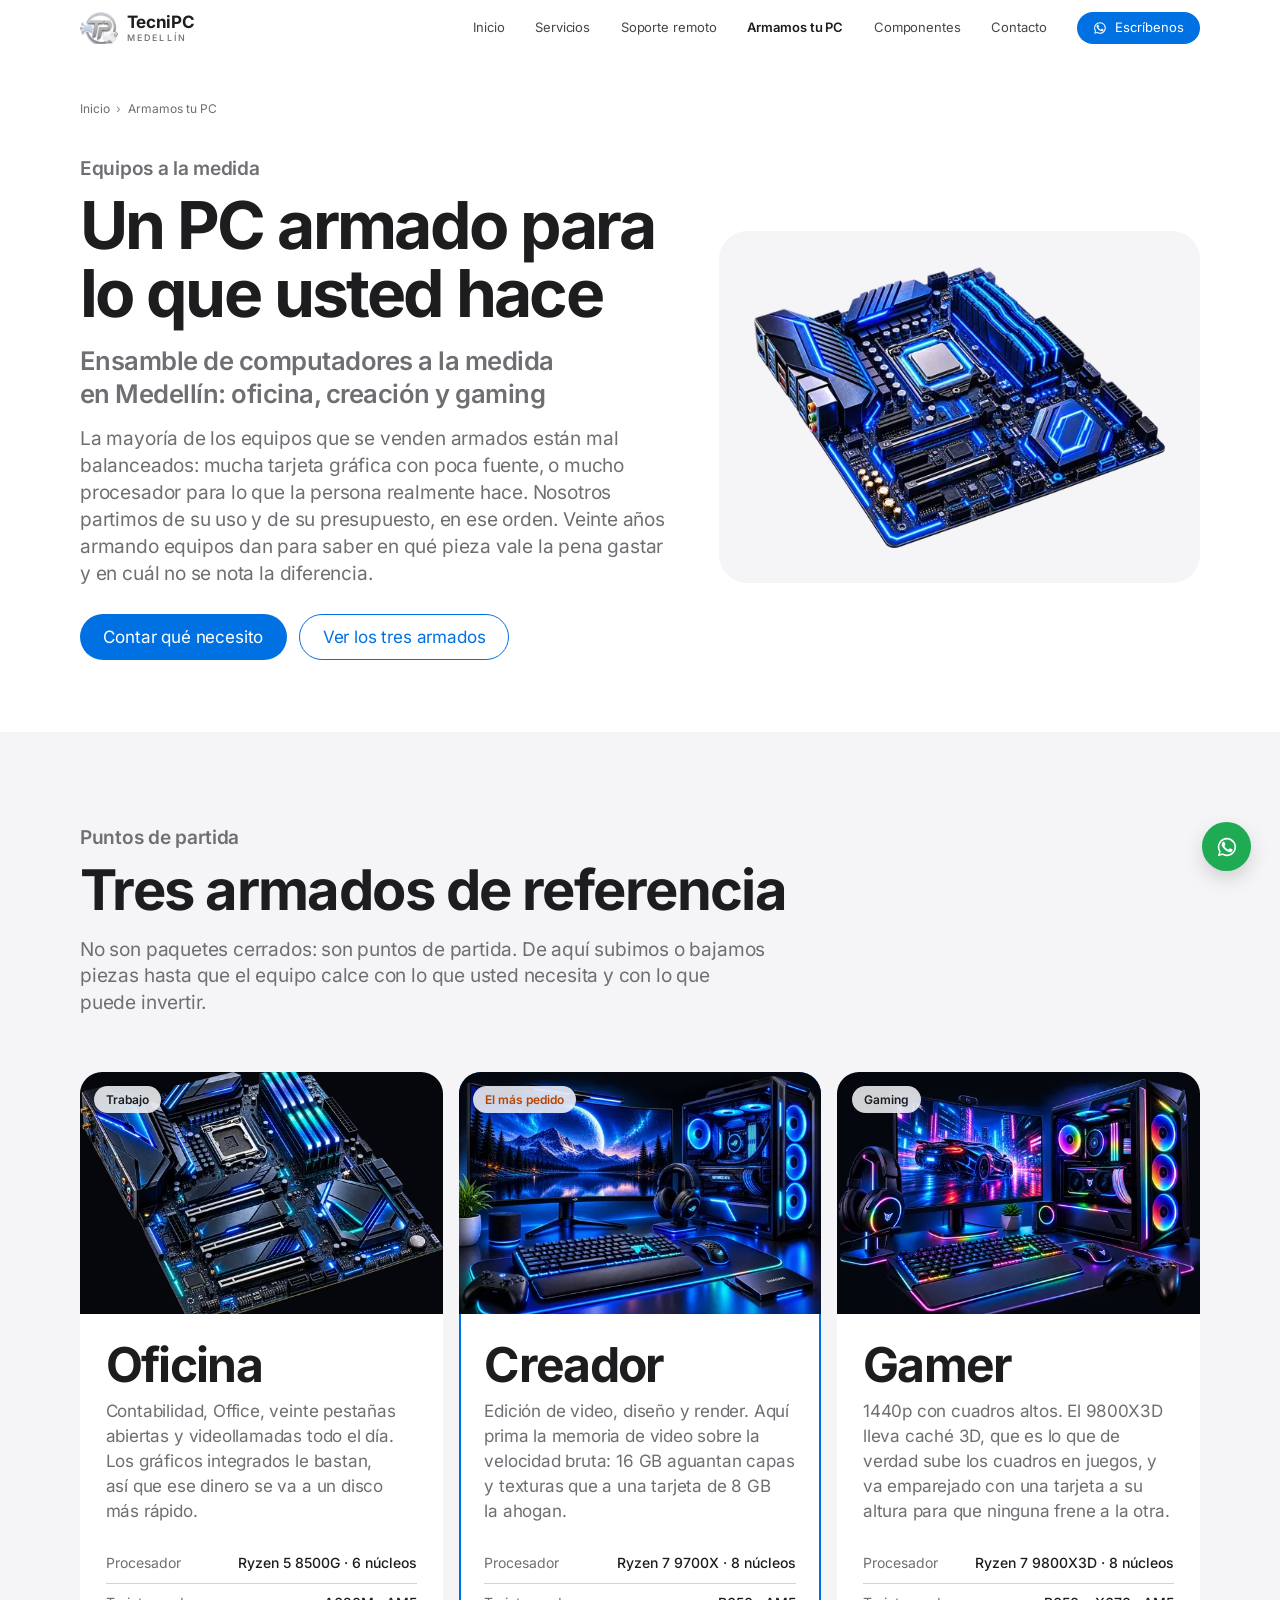
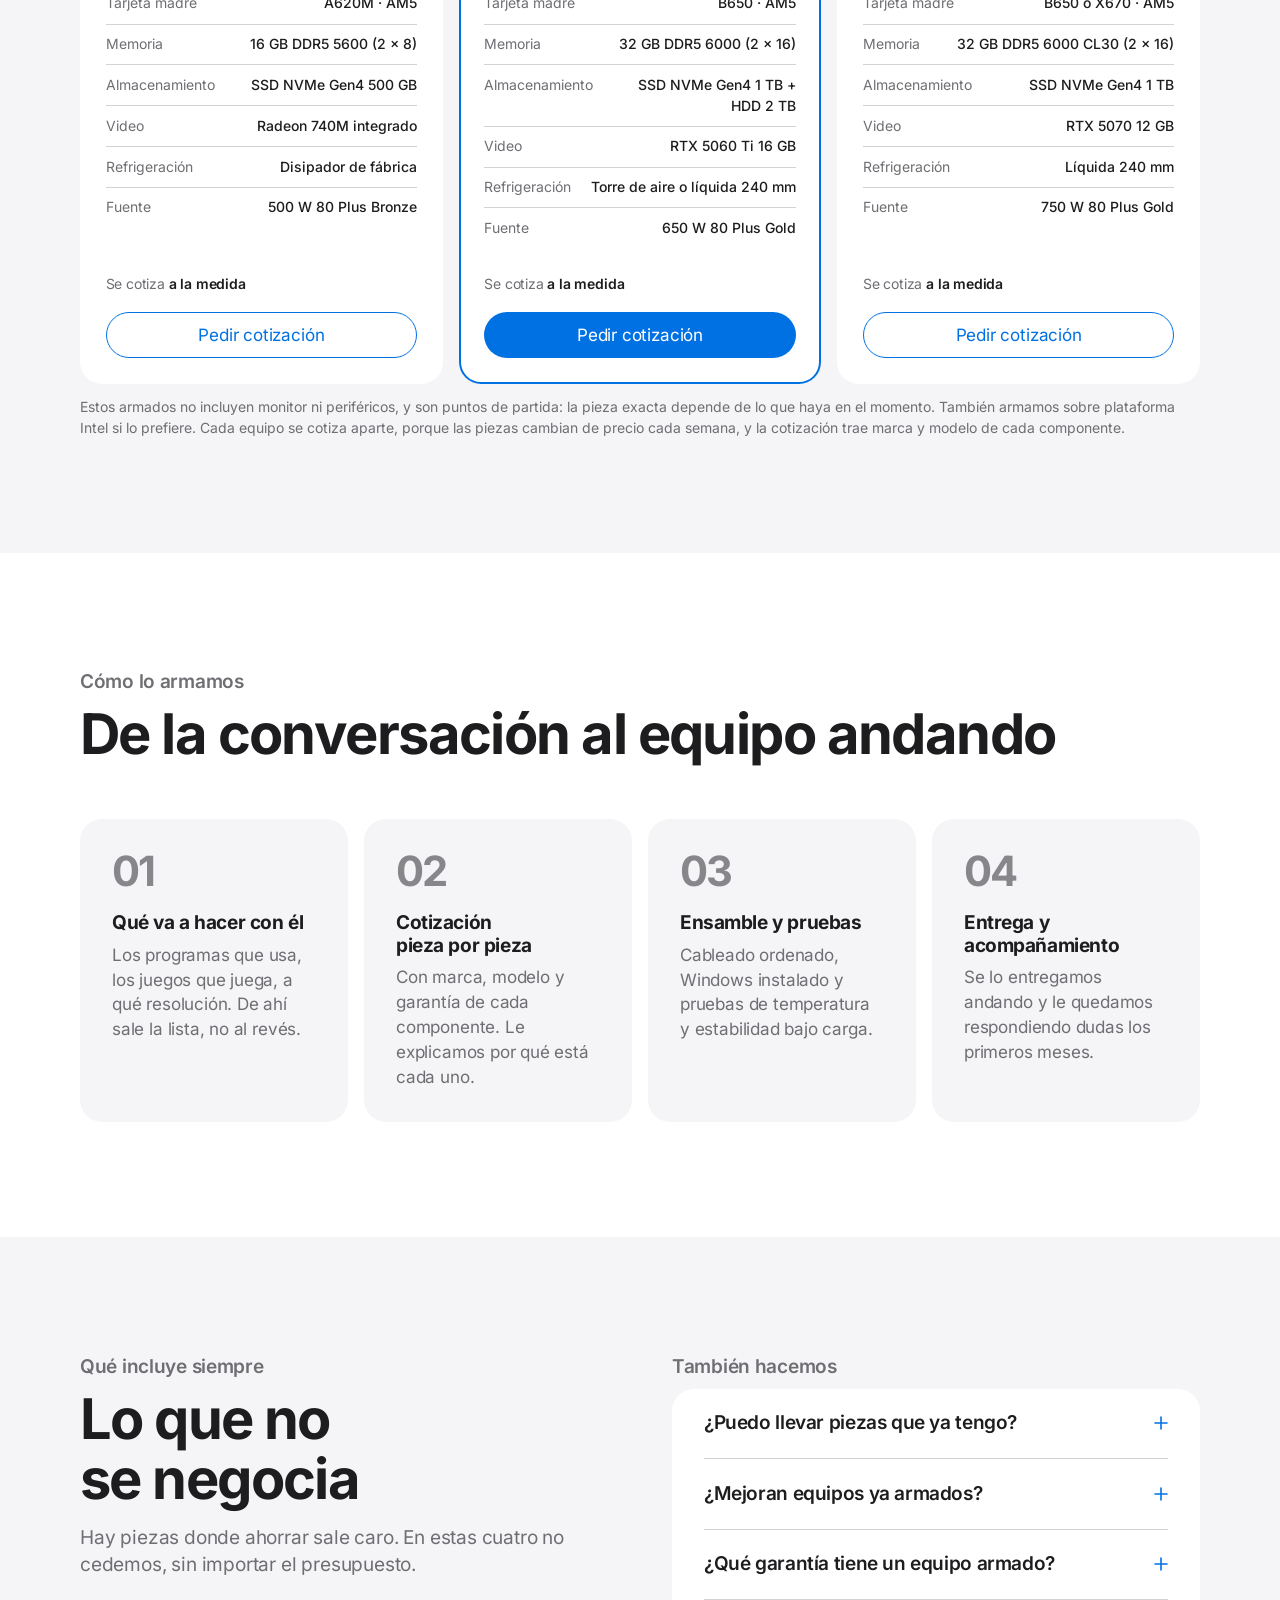
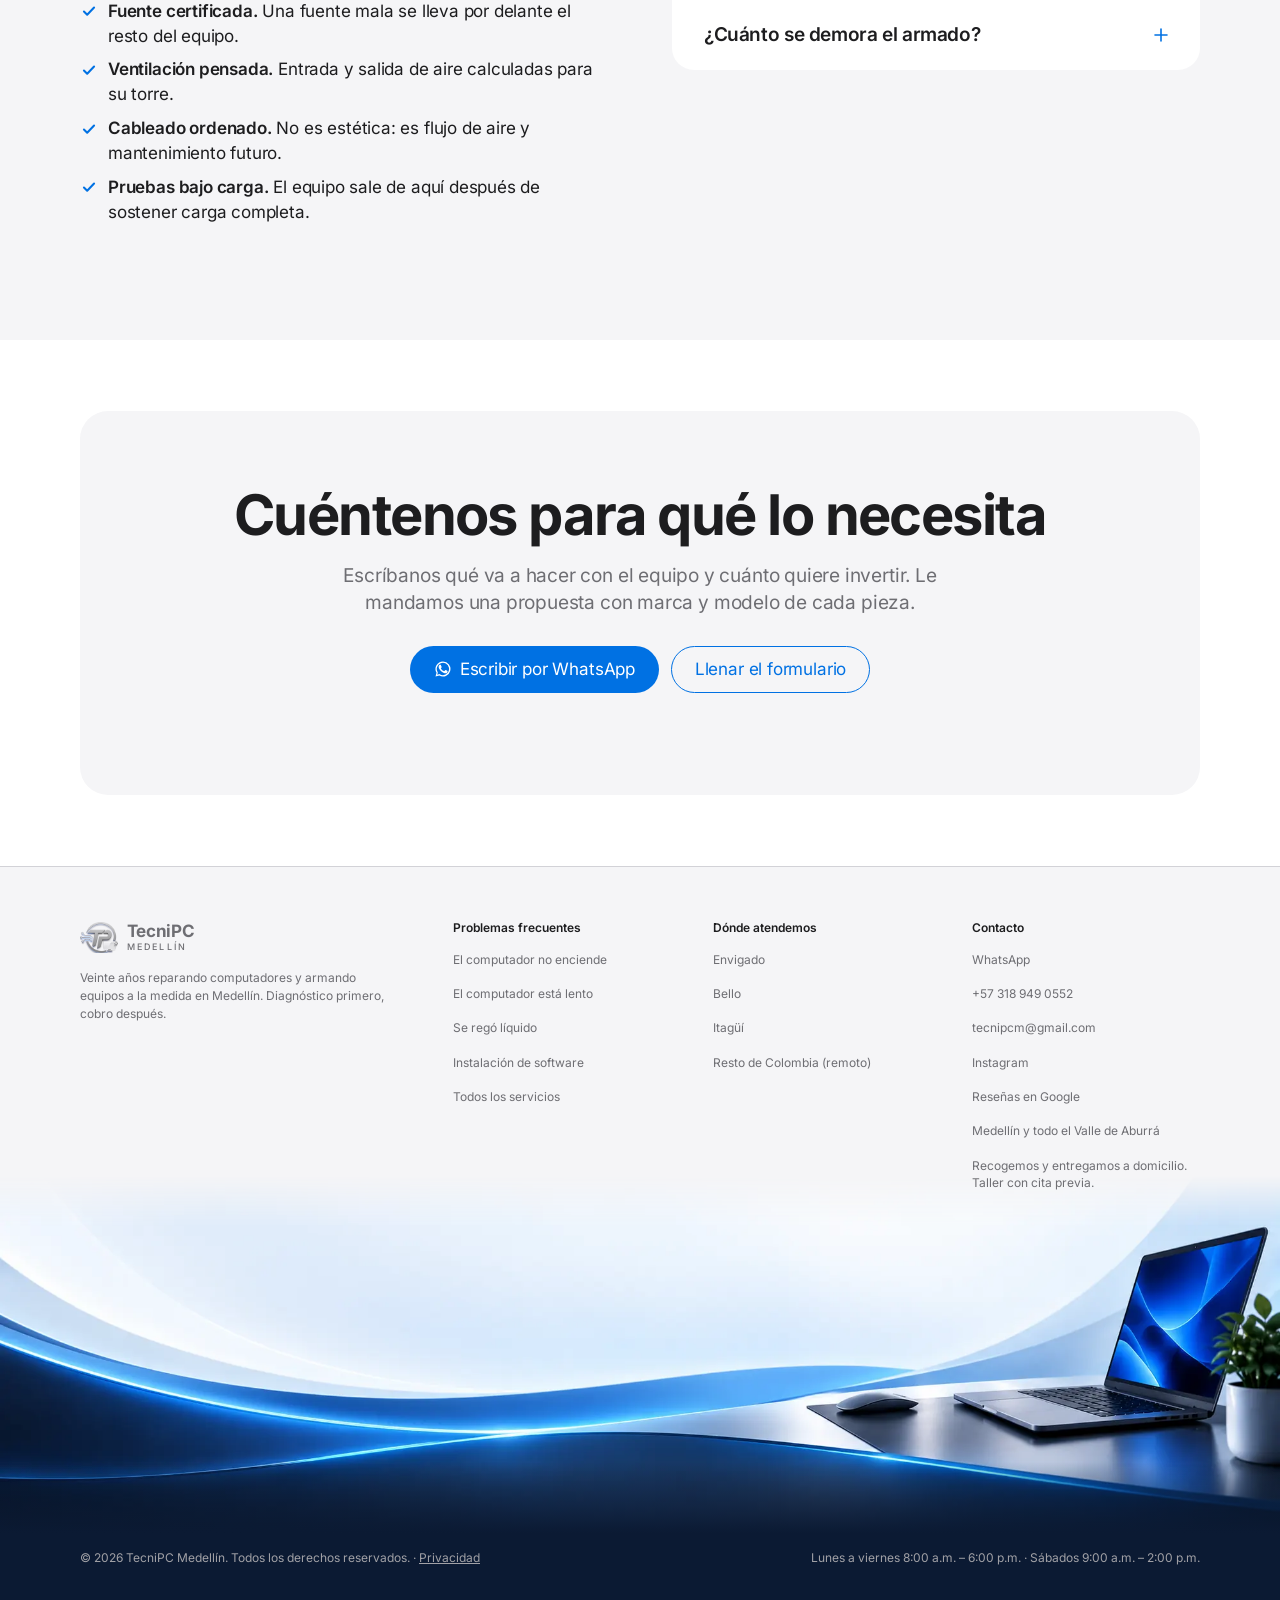
<file: armamos-tu-pc.html>
<!DOCTYPE html>
<html lang="es-CO">
<head>
<meta charset="utf-8">
<meta name="viewport" content="width=device-width, initial-scale=1, viewport-fit=cover">
<!-- Cabeceras de seguridad por etiqueta meta. GitHub Pages no permite
     configurarlas a nivel de servidor, pero el navegador respeta estas dos.
     HSTS y X-Frame-Options solo existen como cabecera HTTP: no se pueden
     declarar aquí. -->
<meta http-equiv="Content-Security-Policy" content="default-src 'self'; script-src 'self' 'unsafe-inline' https://www.googletagmanager.com; style-src 'self' 'unsafe-inline'; font-src 'self'; img-src 'self' data: https://www.googletagmanager.com https://www.google-analytics.com https://*.google-analytics.com https://www.google.com; connect-src 'self' https://www.google-analytics.com https://*.google-analytics.com https://*.analytics.google.com https://www.googletagmanager.com https://www.google.com; form-action 'self'; base-uri 'self'; object-src 'none'; upgrade-insecure-requests">
<meta name="referrer" content="strict-origin-when-cross-origin">

<!-- Google tag (gtag.js) -->
<script async src="https://www.googletagmanager.com/gtag/js?id=G-PQTKGCD9K3"></script>
<script>
  window.dataLayer = window.dataLayer || [];
  function gtag(){dataLayer.push(arguments);}
  gtag('js', new Date());
  gtag('config', 'G-PQTKGCD9K3');
</script>

<title>Armamos tu PC a la medida | TecniPC Medellín</title>
<meta name="description" content="Ensamble de computadores en Medellín para oficina, creación y gaming. Le decimos en qué pieza vale la pena invertir y en cuál no.">
<meta name="theme-color" content="#ffffff">
<link rel="canonical" href="https://tecnipcmedellin.com/armamos-tu-pc">

<meta property="og:type" content="website">
<meta property="og:locale" content="es_CO">
<meta property="og:site_name" content="TecniPC Medellín">
<meta property="og:title" content="Armamos tu PC a la medida | TecniPC Medellín">
<meta property="og:description" content="Ensamble de computadores en Medellín para oficina, creación y gaming. Le decimos en qué pieza vale la pena invertir y en cuál no.">
<meta property="og:url" content="https://tecnipcmedellin.com/armamos-tu-pc">
<meta property="og:image" content="https://tecnipcmedellin.com/assets/img/og-tecnipc-tp.jpg">
<meta name="twitter:card" content="summary_large_image">

<link rel="icon" href="favicon.ico" sizes="any">
<link rel="icon" href="assets/img/icono-192.png" type="image/png">
<link rel="apple-touch-icon" href="assets/img/icono-180.png">
<link rel="manifest" href="site.webmanifest">

<link rel="stylesheet" href="assets/css/estilos.css">
<script type="application/ld+json">
{
  "@context": "https://schema.org",
  "@type": "BreadcrumbList",
  "itemListElement": [
    {
      "@type": "ListItem",
      "position": 1,
      "name": "Inicio",
      "item": "https://tecnipcmedellin.com/"
    },
    {
      "@type": "ListItem",
      "position": 2,
      "name": "Armamos tu PC",
      "item": "https://tecnipcmedellin.com/armamos-tu-pc"
    }
  ]
}
</script>
</head>

<body>
<a class="salto-contenido" href="#contenido">Ir al contenido</a>

<header class="barra">
  <div class="envoltura barra__interior">
    <a class="marca" href="index.html">
      <img src="assets/img/emblema-tp.webp" width="108" height="90" alt="TecniPC Medellín">
      <span class="marca__texto">
        <span class="marca__nombre">TecniPC</span>
        <span class="marca__lugar">MEDELLÍN</span>
      </span>
    </a>

    <button class="boton-menu" type="button" aria-expanded="false" aria-controls="menu-principal" aria-label="Abrir menú">
      <span></span>
    </button>

    <nav class="menu" id="menu-principal" aria-label="Navegación principal" data-abierto="no">
      <a href="index.html">Inicio</a>
      <a href="servicios.html">Servicios</a>
      <a href="soporte-remoto.html">Soporte remoto</a>
      <a href="armamos-tu-pc.html" aria-current="page">Armamos tu PC</a>
      <a href="componentes.html">Componentes</a>
      <a href="contacto.html">Contacto</a>
      <a href="https://wa.me/573189490552?text=Hola%2C%20necesito%20una%20revisi%C3%B3n%20para%20mi%20equipo." class="boton boton--principal" data-wa="Hola, necesito una revisión para mi equipo.">
        <svg viewBox="0 0 24 24" fill="currentColor" aria-hidden="true"><path d="M17.5 14.4c-.3-.2-1.7-.9-2-1-.3-.1-.5-.2-.7.1-.2.3-.7 1-.9 1.2-.2.2-.3.2-.6.1-1.7-.9-2.9-1.6-4-3.6-.3-.5.3-.5.9-1.6.1-.2 0-.4 0-.5 0-.2-.7-1.6-.9-2.2-.2-.6-.5-.5-.7-.5h-.6c-.2 0-.5.1-.8.4-.3.3-1 1-1 2.5s1.1 2.9 1.2 3.1c.1.2 2.1 3.2 5.1 4.5 1.9.8 2.6.9 3.5.7.6-.1 1.7-.7 1.9-1.4.2-.7.2-1.2.2-1.4-.1-.1-.3-.2-.6-.4z"/><path d="M12 2a10 10 0 0 0-8.6 15.1L2 22l5-1.3A10 10 0 1 0 12 2zm0 18.2c-1.5 0-3-.4-4.3-1.2l-.3-.2-3.1.8.8-3-.2-.3A8.2 8.2 0 1 1 12 20.2z"/></svg>
        Escríbenos
      </a>
    </nav>
  </div>
</header>

<main id="contenido">

<section class="bloque bloque--ajustado encabezado-pagina">
  <div class="envoltura">
<nav class="migas" aria-label="Ruta">
  <ol>
    <li><a href="index.html">Inicio</a></li>
    <li aria-current="page">Armamos tu PC</li>
  </ol>
</nav>

    <div class="encabezado-pagina__reja">
      <div>
        <p class="rotulo">Equipos a la medida</p>
        <h1 class="titulo-bloque">Un PC armado para lo que usted hace</h1>
        <h2 class="subtitulo-pagina">Ensamble de computadores a la medida en Medellín: oficina, creación y gaming</h2>
        <p class="entradilla">
          La mayoría de los equipos que se venden armados están mal balanceados: mucha tarjeta gráfica
          con poca fuente, o mucho procesador para lo que la persona realmente hace. Nosotros partimos
          de su uso y de su presupuesto, en ese orden. Veinte años armando equipos dan para
          saber en qué pieza vale la pena gastar y en cuál no se nota la diferencia.
        </p>
        <p class="acciones" style="margin-top:1.6rem">
          <a href="https://wa.me/573189490552?text=Hola%2C%20quiero%20armar%20un%20PC.%20Lo%20voy%20a%20usar%20para%20____%20y%20mi%20presupuesto%20es%20de%20____." class="boton boton--principal" data-wa="Hola, quiero armar un PC. Lo voy a usar para ____ y mi presupuesto es de ____.">Contar qué necesito</a>
          <a class="boton boton--linea" href="#armados">Ver los tres armados</a>
        </p>
      </div>
      <figure class="encabezado-pagina__lamina">
        <img src="assets/img/board-azul-540.webp" srcset="assets/img/board-azul-540.webp 540w, assets/img/board-azul.webp 900w" sizes="(max-width: 900px) 92vw, 400px" width="900" height="616" alt="Tarjeta madre con iluminación azul lista para ensamble" fetchpriority="high">
      </figure>
    </div>
  </div>
</section>

<section class="bloque filo" id="armados">
  <div class="envoltura">
    <header class="cabeza-bloque" data-aparece="0">
      <p class="rotulo">Puntos de partida</p>
      <h2 class="titulo-bloque">Tres armados de referencia</h2>
      <p class="entradilla">
        No son paquetes cerrados: son puntos de partida. De aquí subimos o bajamos piezas
        hasta que el equipo calce con lo que usted necesita y con lo que puede invertir.
      </p>
    </header>

    <div class="equipos">

      <article class="equipo" data-aparece="1">
        <div class="equipo__lamina">
          <p class="equipo__marca">Trabajo</p>
          <img src="assets/img/board-studio-540.webp" srcset="assets/img/board-studio-540.webp 540w, assets/img/board-studio.webp 1200w" sizes="(max-width: 900px) 92vw, 400px" width="900" height="635" alt="Tarjeta madre de gama media montada" loading="lazy">
        </div>
        <div class="equipo__cuerpo">
          <h3 class="equipo__nombre">Oficina</h3>
          <p class="equipo__para">Contabilidad, Office, veinte pestañas abiertas y videollamadas todo el día. Los gráficos integrados le bastan, así que ese dinero se va a un disco más rápido.</p>
          <dl class="ficha">
            <div><dt>Procesador</dt><dd>Ryzen 5 8500G · 6 núcleos</dd></div>
            <div><dt>Tarjeta madre</dt><dd>A620M · AM5</dd></div>
            <div><dt>Memoria</dt><dd>16 GB DDR5 5600 (2 × 8)</dd></div>
            <div><dt>Almacenamiento</dt><dd>SSD NVMe Gen4 500 GB</dd></div>
            <div><dt>Video</dt><dd>Radeon 740M integrado</dd></div>
            <div><dt>Refrigeración</dt><dd>Disipador de fábrica</dd></div>
            <div><dt>Fuente</dt><dd>500 W 80 Plus Bronze</dd></div>
          </dl>
          <p class="equipo__desde">Se cotiza <b>a la medida</b></p>
          <a href="https://wa.me/573189490552?text=Hola%2C%20me%20interesa%20el%20armado%20de%20Oficina.%20%C2%BFMe%20pasan%20la%20cotizaci%C3%B3n%3F" class="boton boton--linea boton--ancho" data-wa="Hola, me interesa el armado de Oficina. ¿Me pasan la cotización?">Pedir cotización</a>
        </div>
      </article>

      <article class="equipo equipo--destacado" data-aparece="2">
        <div class="equipo__lamina">
          <p class="equipo__marca">El más pedido</p>
          <img src="assets/img/setup-azul-540.webp" srcset="assets/img/setup-azul-540.webp 540w, assets/img/setup-azul.webp 1200w" sizes="(max-width: 900px) 92vw, 400px" width="1200" height="800" alt="Estación de trabajo con monitor curvo y torre iluminada" loading="lazy">
        </div>
        <div class="equipo__cuerpo">
          <h3 class="equipo__nombre">Creador</h3>
          <p class="equipo__para">Edición de video, diseño y render. Aquí prima la memoria de video sobre la velocidad bruta: 16 GB aguantan capas y texturas que a una tarjeta de 8 GB la ahogan.</p>
          <dl class="ficha">
            <div><dt>Procesador</dt><dd>Ryzen 7 9700X · 8 núcleos</dd></div>
            <div><dt>Tarjeta madre</dt><dd>B650 · AM5</dd></div>
            <div><dt>Memoria</dt><dd>32 GB DDR5 6000 (2 × 16)</dd></div>
            <div><dt>Almacenamiento</dt><dd>SSD NVMe Gen4 1 TB + HDD 2 TB</dd></div>
            <div><dt>Video</dt><dd>RTX 5060 Ti 16 GB</dd></div>
            <div><dt>Refrigeración</dt><dd>Torre de aire o líquida 240 mm</dd></div>
            <div><dt>Fuente</dt><dd>650 W 80 Plus Gold</dd></div>
          </dl>
          <p class="equipo__desde">Se cotiza <b>a la medida</b></p>
          <a href="https://wa.me/573189490552?text=Hola%2C%20me%20interesa%20el%20armado%20Creador.%20%C2%BFMe%20pasan%20la%20cotizaci%C3%B3n%3F" class="boton boton--principal boton--ancho" data-wa="Hola, me interesa el armado Creador. ¿Me pasan la cotización?">Pedir cotización</a>
        </div>
      </article>

      <article class="equipo" data-aparece="3">
        <div class="equipo__lamina">
          <p class="equipo__marca">Gaming</p>
          <img src="assets/img/setup-gamer-540.webp" srcset="assets/img/setup-gamer-540.webp 540w, assets/img/setup-gamer.webp 1200w" sizes="(max-width: 900px) 92vw, 400px" width="1200" height="800" alt="Set gamer completo con iluminación RGB" loading="lazy">
        </div>
        <div class="equipo__cuerpo">
          <h3 class="equipo__nombre">Gamer</h3>
          <p class="equipo__para">1440p con cuadros altos. El 9800X3D lleva caché 3D, que es lo que de verdad sube los cuadros en juegos, y va emparejado con una tarjeta a su altura para que ninguna frene a la otra.</p>
          <dl class="ficha">
            <div><dt>Procesador</dt><dd>Ryzen 7 9800X3D · 8 núcleos</dd></div>
            <div><dt>Tarjeta madre</dt><dd>B650 o X670 · AM5</dd></div>
            <div><dt>Memoria</dt><dd>32 GB DDR5 6000 CL30 (2 × 16)</dd></div>
            <div><dt>Almacenamiento</dt><dd>SSD NVMe Gen4 1 TB</dd></div>
            <div><dt>Video</dt><dd>RTX 5070 12 GB</dd></div>
            <div><dt>Refrigeración</dt><dd>Líquida 240 mm</dd></div>
            <div><dt>Fuente</dt><dd>750 W 80 Plus Gold</dd></div>
          </dl>
          <p class="equipo__desde">Se cotiza <b>a la medida</b></p>
          <a href="https://wa.me/573189490552?text=Hola%2C%20me%20interesa%20el%20armado%20Gamer.%20%C2%BFMe%20pasan%20la%20cotizaci%C3%B3n%3F" class="boton boton--linea boton--ancho" data-wa="Hola, me interesa el armado Gamer. ¿Me pasan la cotización?">Pedir cotización</a>
        </div>
      </article>

    </div>

    <p class="nota" data-aparece="4">
      Estos armados no incluyen monitor ni periféricos, y son puntos de partida: la pieza
      exacta depende de lo que haya en el momento. También armamos sobre plataforma Intel
      si lo prefiere. Cada equipo se cotiza aparte, porque las piezas cambian de precio cada
      semana, y la cotización trae marca y modelo de cada componente.
    </p>
  </div>
</section>

<section class="bloque filo" id="proceso-armado">
  <div class="envoltura">
    <header class="cabeza-bloque" data-aparece="0">
      <p class="rotulo">Cómo lo armamos</p>
      <h2 class="titulo-bloque">De la conversación al equipo andando</h2>
    </header>

    <div class="proceso" data-aparece="1">
      <article class="paso">
        <p class="paso__numero">01</p>
        <h3 class="paso__titulo">Qué va a hacer con él</h3>
        <p class="paso__texto">Los programas que usa, los juegos que juega, a qué resolución. De ahí sale la lista, no al revés.</p>
      </article>
      <article class="paso">
        <p class="paso__numero">02</p>
        <h3 class="paso__titulo">Cotización pieza por pieza</h3>
        <p class="paso__texto">Con marca, modelo y garantía de cada componente. Le explicamos por qué está cada uno.</p>
      </article>
      <article class="paso">
        <p class="paso__numero">03</p>
        <h3 class="paso__titulo">Ensamble y pruebas</h3>
        <p class="paso__texto">Cableado ordenado, Windows instalado y pruebas de temperatura y estabilidad bajo carga.</p>
      </article>
      <article class="paso">
        <p class="paso__numero">04</p>
        <h3 class="paso__titulo">Entrega y acompañamiento</h3>
        <p class="paso__texto">Se lo entregamos andando y le quedamos respondiendo dudas los primeros meses.</p>
      </article>
    </div>
  </div>
</section>

<section class="bloque filo">
  <div class="envoltura cobertura">
    <div data-aparece="0">
      <p class="rotulo">Qué incluye siempre</p>
      <h2 class="titulo-bloque">Lo que no se negocia</h2>
      <p class="entradilla">
        Hay piezas donde ahorrar sale caro. En estas cuatro no cedemos, sin importar el presupuesto.
      </p>
      <ul class="lista-marcada">
        <li><b>Fuente certificada.</b> Una fuente mala se lleva por delante el resto del equipo.</li>
        <li><b>Ventilación pensada.</b> Entrada y salida de aire calculadas para su torre.</li>
        <li><b>Cableado ordenado.</b> No es estética: es flujo de aire y mantenimiento futuro.</li>
        <li><b>Pruebas bajo carga.</b> El equipo sale de aquí después de sostener carga completa.</li>
      </ul>
    </div>

    <div data-aparece="1">
      <p class="rotulo" style="color:var(--acero-tenue)">También hacemos</p>
      <div class="preguntas">
        <details class="pregunta">
          <summary>¿Puedo llevar piezas que ya tengo?</summary>
          <p>Sí. Revisamos que sean compatibles y se lo decimos con franqueza si alguna le va a limitar el resto del equipo. Se cobra solo la mano de obra del ensamble.</p>
        </details>
        <details class="pregunta">
          <summary>¿Mejoran equipos ya armados?</summary>
          <p>Sí, y suele ser la opción más sensata. Revisamos qué tiene, qué le falta y qué pieza le da el mayor salto por lo que va a gastar.</p>
        </details>
        <details class="pregunta">
          <summary>¿Qué garantía tiene un equipo armado?</summary>
          <p>Cada pieza mantiene la garantía directa de su fabricante, y el ensamble lleva 90 días de garantía nuestra. Todo queda listado en la factura.</p>
        </details>
        <details class="pregunta">
          <summary>¿Cuánto se demora el armado?</summary>
          <p>Entre tres y siete días hábiles, según qué tan rápido conseguimos las piezas. Si algo se demora más, se lo avisamos antes de que pague.</p>
        </details>
      </div>
    </div>
  </div>
</section>

<section class="bloque bloque--ajustado">
  <div class="envoltura">
    <div class="remate" data-aparece="0">
      <img class="remate__fondo" src="assets/img/banda-placa.webp" width="1200" height="800" alt="" aria-hidden="true" loading="lazy">
      <h2 class="remate__titulo">Cuéntenos para qué lo necesita</h2>
      <p>Escríbanos qué va a hacer con el equipo y cuánto quiere invertir. Le mandamos una propuesta con marca y modelo de cada pieza.</p>
      <p class="acciones">
        <a href="https://wa.me/573189490552?text=Hola%2C%20quiero%20armar%20un%20PC.%20Lo%20voy%20a%20usar%20para%20____%20y%20mi%20presupuesto%20es%20de%20____." class="boton boton--principal" data-wa="Hola, quiero armar un PC. Lo voy a usar para ____ y mi presupuesto es de ____."><svg viewBox="0 0 24 24" fill="currentColor" aria-hidden="true"><path d="M17.5 14.4c-.3-.2-1.7-.9-2-1-.3-.1-.5-.2-.7.1-.2.3-.7 1-.9 1.2-.2.2-.3.2-.6.1-1.7-.9-2.9-1.6-4-3.6-.3-.5.3-.5.9-1.6.1-.2 0-.4 0-.5 0-.2-.7-1.6-.9-2.2-.2-.6-.5-.5-.7-.5h-.6c-.2 0-.5.1-.8.4-.3.3-1 1-1 2.5s1.1 2.9 1.2 3.1c.1.2 2.1 3.2 5.1 4.5 1.9.8 2.6.9 3.5.7.6-.1 1.7-.7 1.9-1.4.2-.7.2-1.2.2-1.4-.1-.1-.3-.2-.6-.4z"/><path d="M12 2a10 10 0 0 0-8.6 15.1L2 22l5-1.3A10 10 0 1 0 12 2zm0 18.2c-1.5 0-3-.4-4.3-1.2l-.3-.2-3.1.8.8-3-.2-.3A8.2 8.2 0 1 1 12 20.2z"/></svg> Escribir por WhatsApp</a>
        <a class="boton boton--linea" href="contacto.html">Llenar el formulario</a>
      </p>
    </div>
  </div>
</section>

</main>

<footer class="pie">
  <div class="envoltura pie__interior">
    <div class="pie__reja">

      <div>
        <a class="marca" href="index.html">
          <img src="assets/img/emblema-tp.webp" width="108" height="90" alt="TecniPC Medellín">
          <span class="marca__texto">
            <span class="marca__nombre">TecniPC</span>
            <span class="marca__lugar">MEDELLÍN</span>
          </span>
        </a>
        <p class="pie__texto">
          Veinte años reparando computadores y armando equipos a la medida en Medellín.
          Diagnóstico primero, cobro después.
        </p>
      </div>

      <div>
        <h3>Problemas frecuentes</h3>
        <ul class="pie__lista">
          <li><a href="computador-no-enciende.html">El computador no enciende</a></li>
          <li><a href="computador-lento.html">El computador está lento</a></li>
          <li><a href="liquido-en-el-portatil.html">Se regó líquido</a></li>
          <li><a href="instalacion-de-software.html">Instalación de software</a></li>
          <li><a href="servicios.html">Todos los servicios</a></li>
        </ul>
      </div>

      <div>
        <h3>Dónde atendemos</h3>
        <ul class="pie__lista">
          <li><a href="reparacion-computadores-envigado.html">Envigado</a></li>
          <li><a href="reparacion-computadores-bello.html">Bello</a></li>
          <li><a href="reparacion-computadores-itagui.html">Itagüí</a></li>
          <li><a href="soporte-remoto.html">Resto de Colombia (remoto)</a></li>
        </ul>
      </div>

      <div>
        <h3>Contacto</h3>
        <ul class="pie__lista">
          <li><a data-negocio="whatsapp" data-conservar-texto href="https://wa.me/573189490552">WhatsApp</a></li>
          <li><a data-negocio="telefono" href="tel:+573189490552">+57 318 949 0552</a></li>
          <li><a data-negocio="correo" href="mailto:tecnipcm@gmail.com">tecnipcm@gmail.com</a></li>
          <li><a href="https://www.instagram.com/tecnipcmedellin/" target="_blank" rel="noopener">Instagram</a></li>
          <li><a href="https://share.google/IcBnKN3yh6U7qgad1" target="_blank" rel="noopener">Reseñas en Google</a></li>
          <li><span data-negocio="cobertura">Medellín y todo el Valle de Aburrá</span></li>
          <li><span data-negocio="entrega">Recogemos y entregamos a domicilio. Taller con cita previa.</span></li>
        </ul>
      </div>

    </div>

    <img class="pie__fondo" src="assets/img/pie-escritorio.webp" srcset="assets/img/pie-escritorio-1000.webp 1000w, assets/img/pie-escritorio.webp 2000w" sizes="100vw" width="2000" height="721" alt="" aria-hidden="true" loading="lazy" decoding="async">
    <div class="pie__base">
      <p>© <span data-anio>2026</span> TecniPC Medellín. Todos los derechos reservados. · <a href="privacidad.html">Privacidad</a></p>
      <p data-negocio="horario">Lunes a viernes 8:00 a.m. – 6:00 p.m. · Sábados 9:00 a.m. – 2:00 p.m.</p>
    </div>
  </div>
</footer>

<a href="https://wa.me/573189490552?text=Hola%2C%20necesito%20una%20revisi%C3%B3n%20para%20mi%20equipo." class="flotante" data-wa="Hola, necesito una revisión para mi equipo." target="_blank" rel="noopener" aria-label="Escribir por WhatsApp">
  <svg viewBox="0 0 24 24" fill="currentColor" aria-hidden="true"><path d="M17.5 14.4c-.3-.2-1.7-.9-2-1-.3-.1-.5-.2-.7.1-.2.3-.7 1-.9 1.2-.2.2-.3.2-.6.1-1.7-.9-2.9-1.6-4-3.6-.3-.5.3-.5.9-1.6.1-.2 0-.4 0-.5 0-.2-.7-1.6-.9-2.2-.2-.6-.5-.5-.7-.5h-.6c-.2 0-.5.1-.8.4-.3.3-1 1-1 2.5s1.1 2.9 1.2 3.1c.1.2 2.1 3.2 5.1 4.5 1.9.8 2.6.9 3.5.7.6-.1 1.7-.7 1.9-1.4.2-.7.2-1.2.2-1.4-.1-.1-.3-.2-.6-.4z"/><path d="M12 2a10 10 0 0 0-8.6 15.1L2 22l5-1.3A10 10 0 1 0 12 2zm0 18.2c-1.5 0-3-.4-4.3-1.2l-.3-.2-3.1.8.8-3-.2-.3A8.2 8.2 0 1 1 12 20.2z"/></svg>
  <span>Escríbenos</span>
</a>

<script src="assets/js/sitio.js"></script>
</body>
</html>
</file>
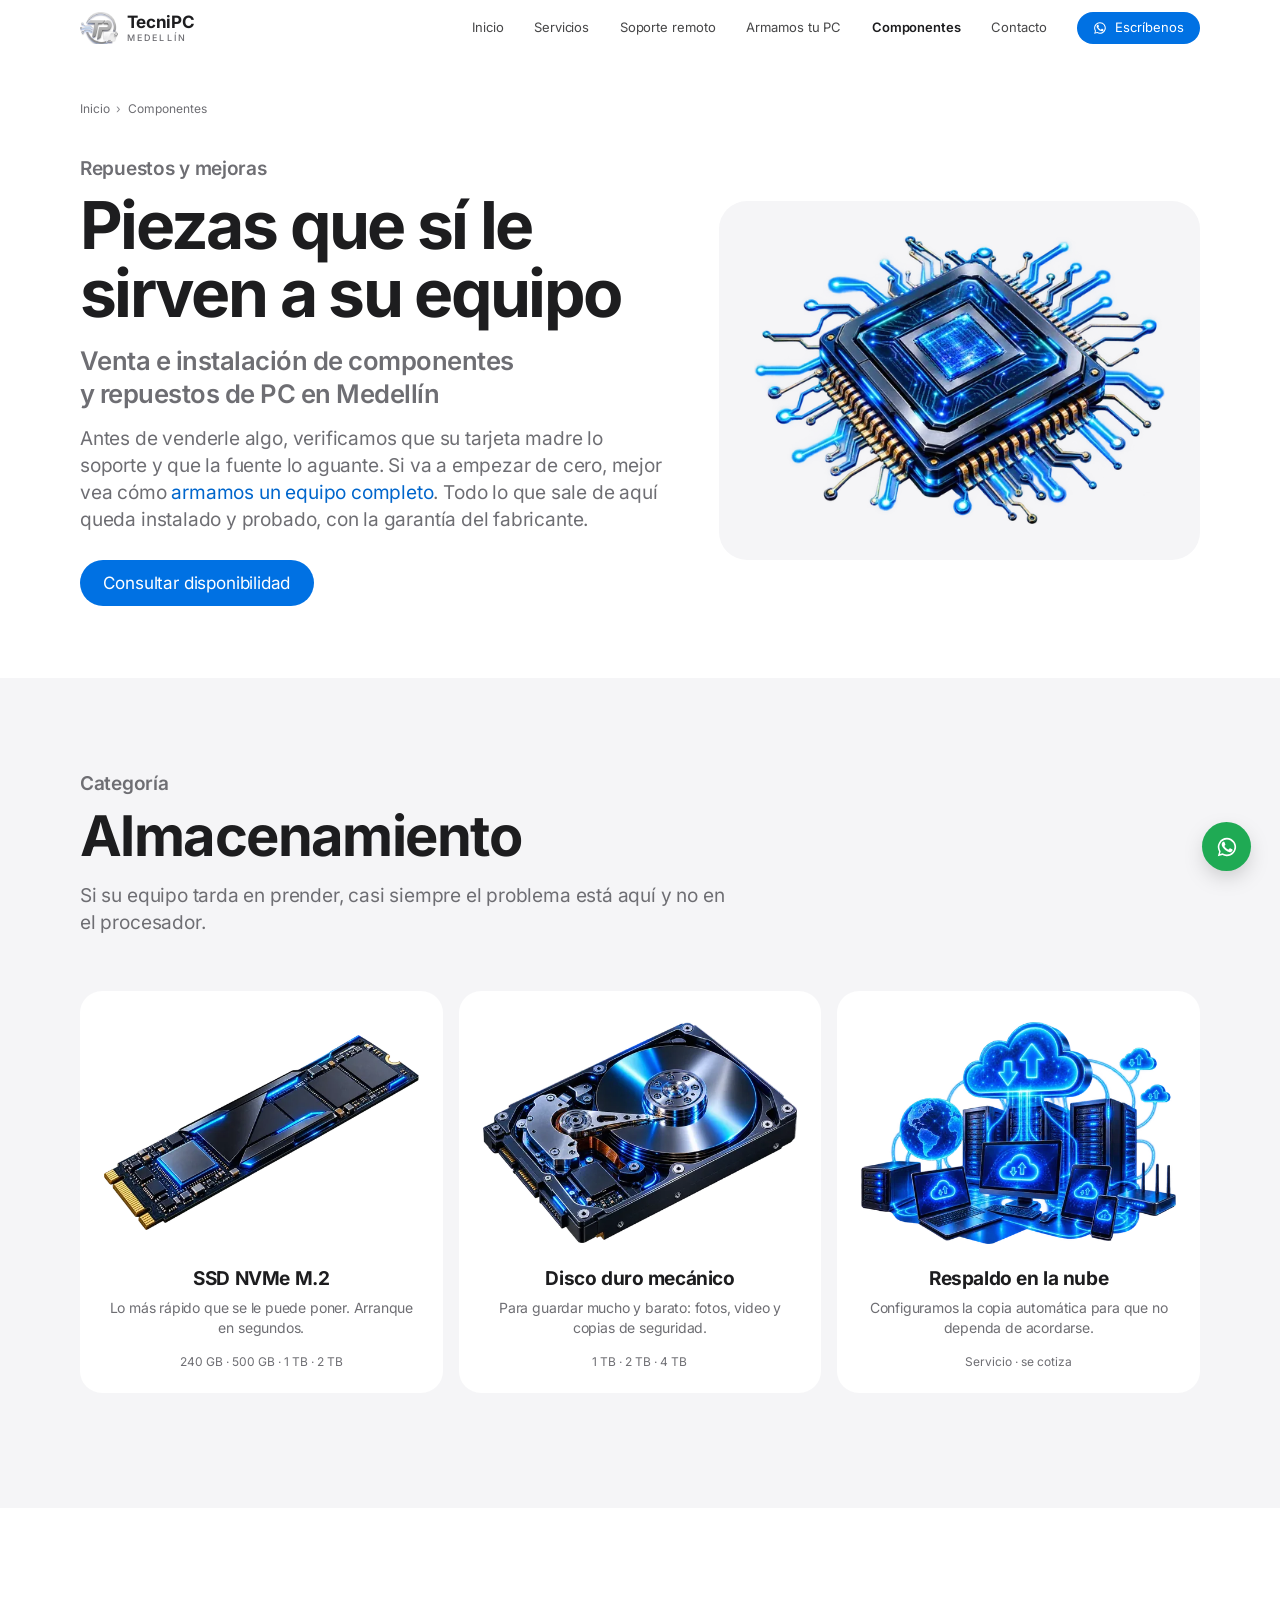
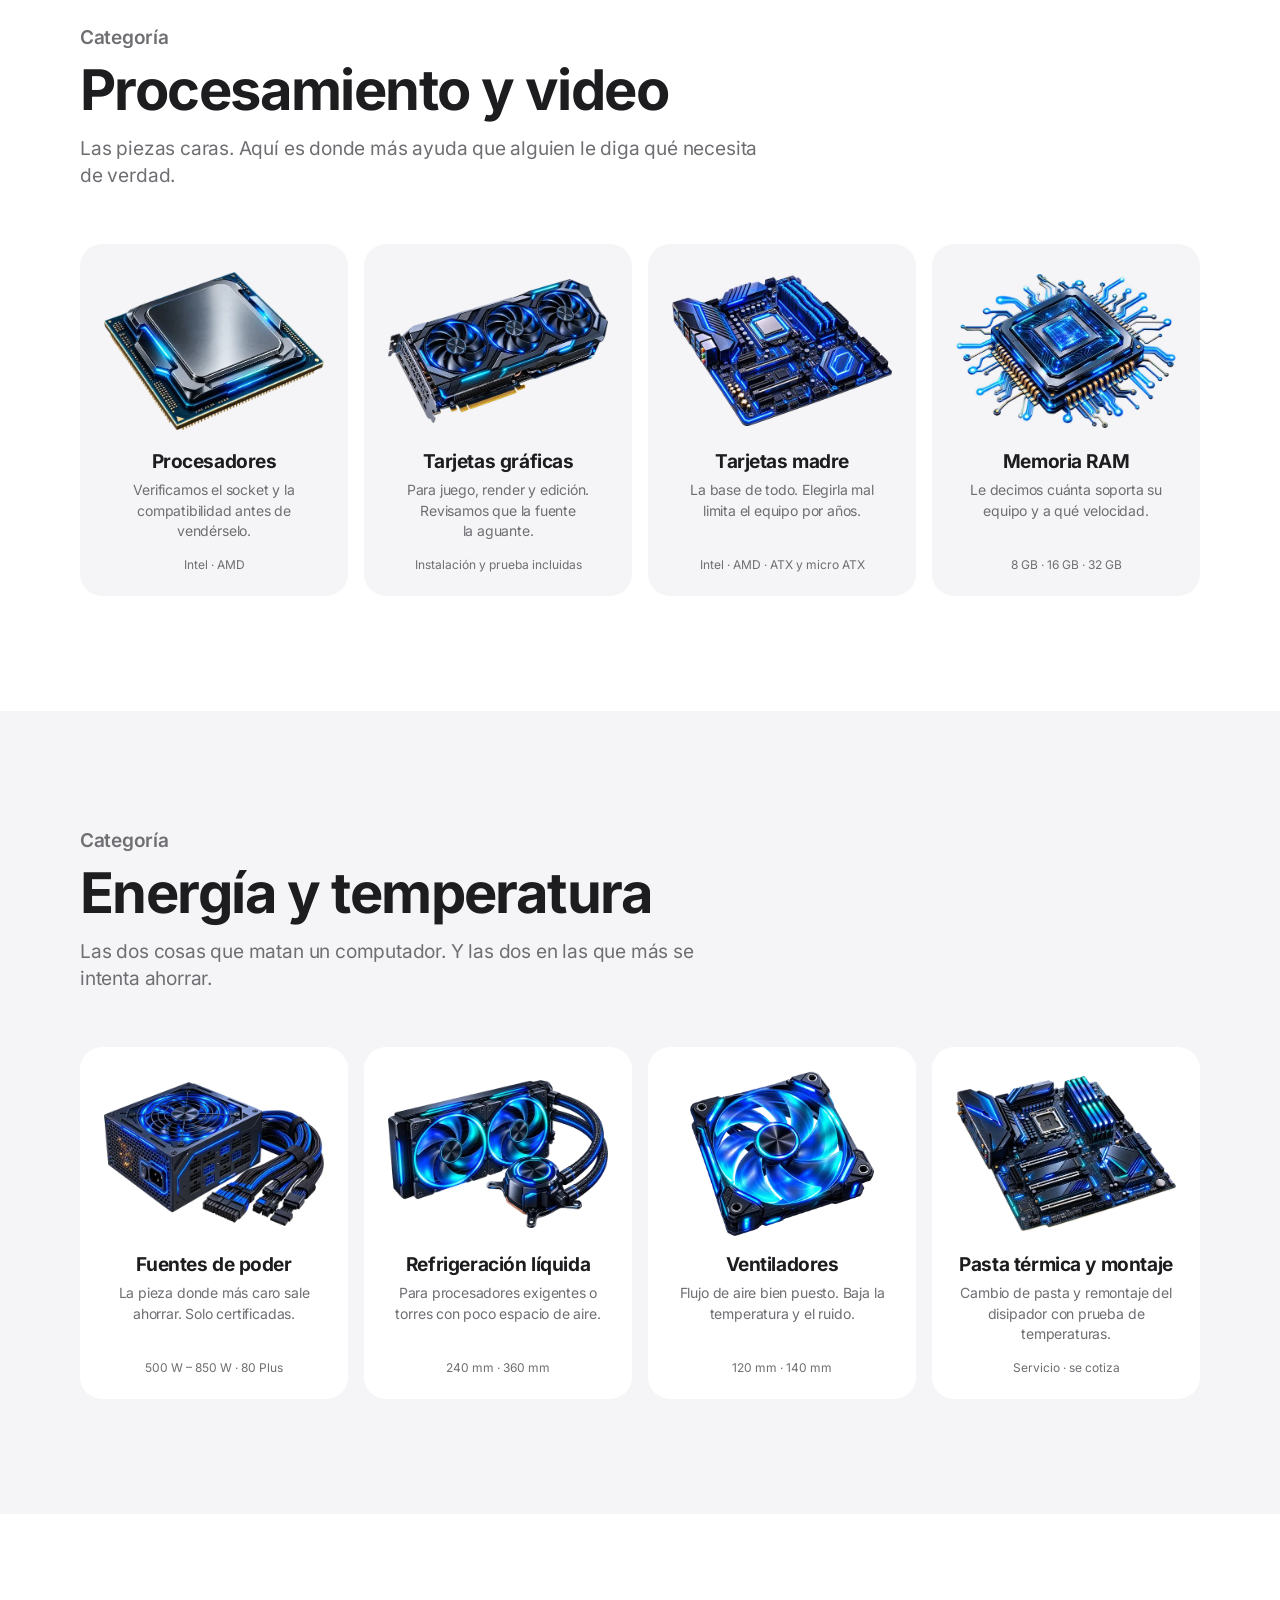
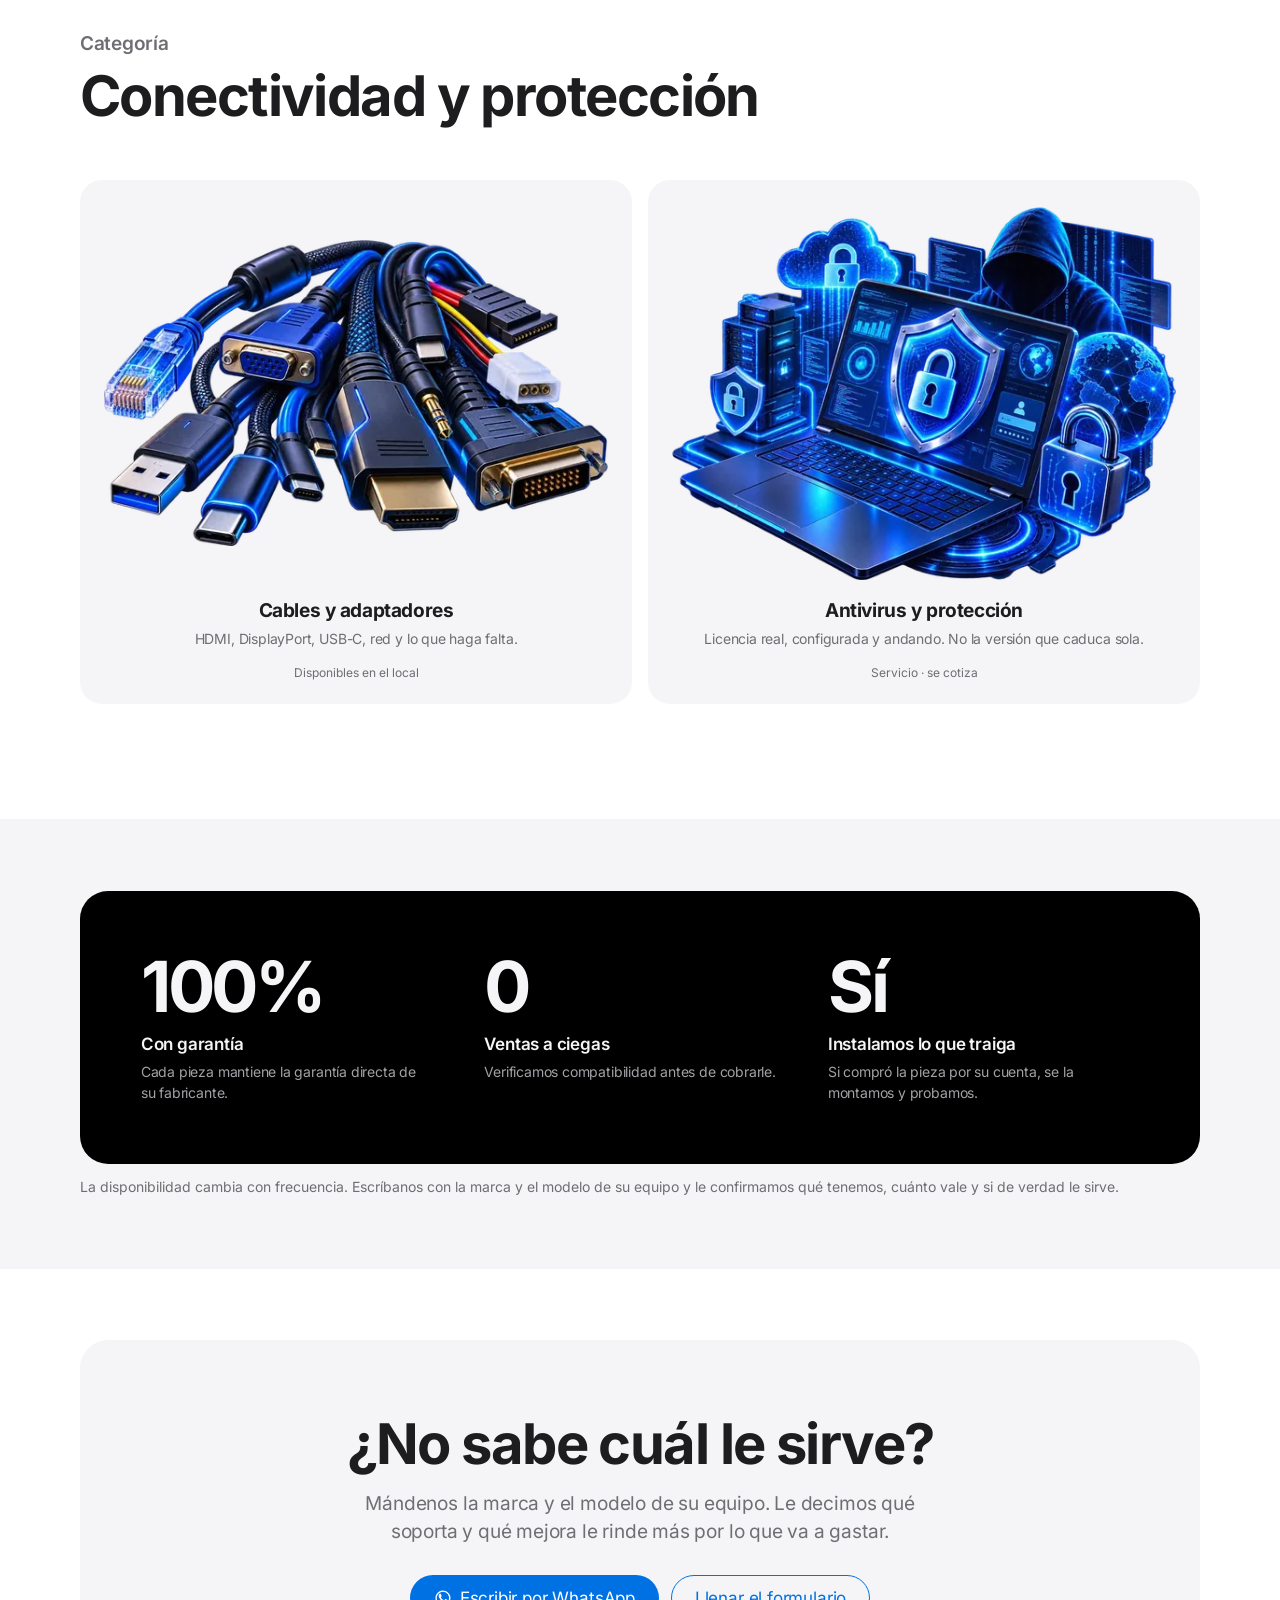
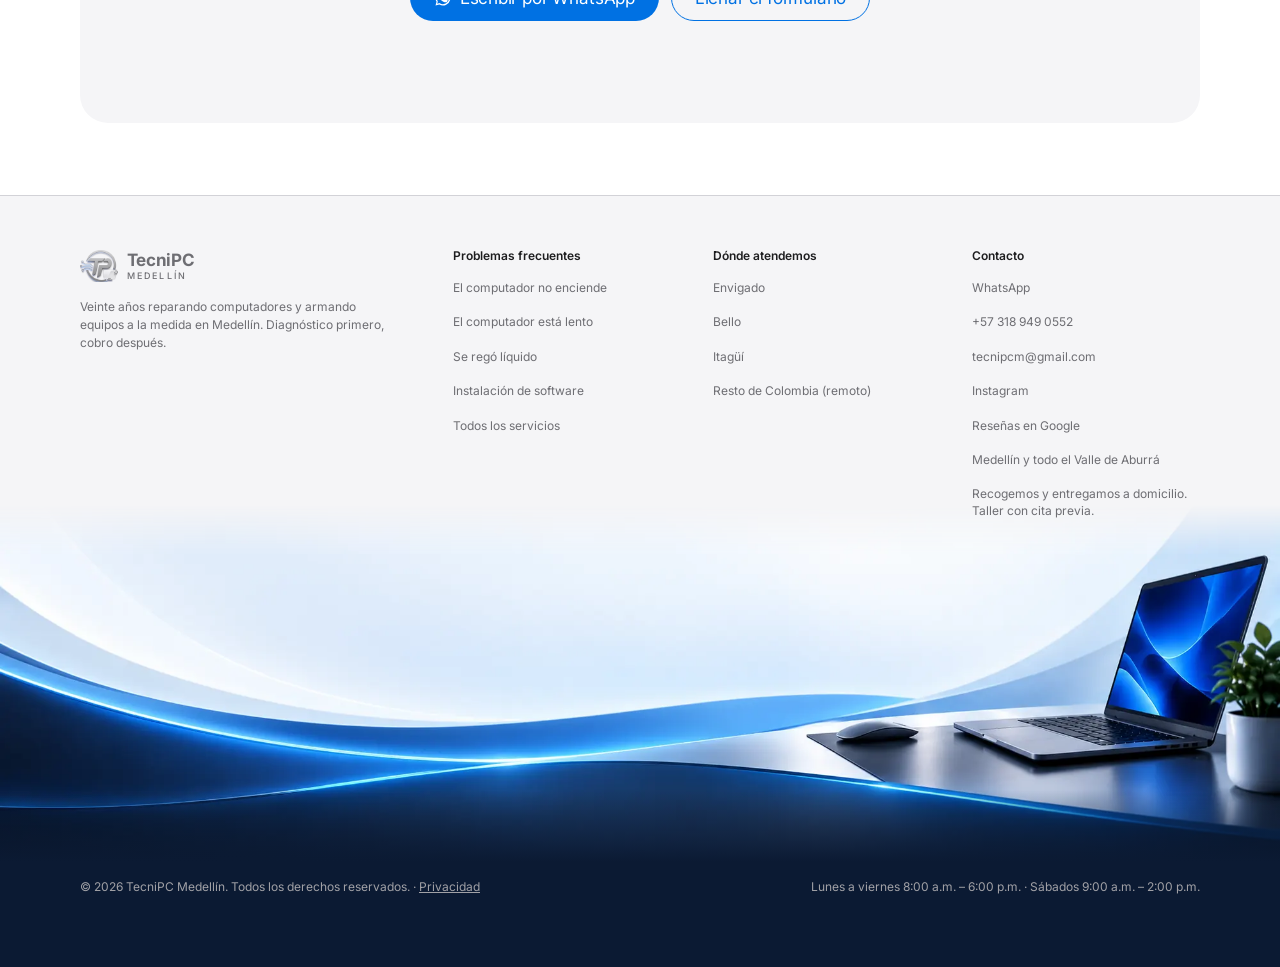
<file: componentes.html>
<!DOCTYPE html>
<html lang="es-CO">
<head>
<meta charset="utf-8">
<meta name="viewport" content="width=device-width, initial-scale=1, viewport-fit=cover">
<!-- Cabeceras de seguridad por etiqueta meta. GitHub Pages no permite
     configurarlas a nivel de servidor, pero el navegador respeta estas dos.
     HSTS y X-Frame-Options solo existen como cabecera HTTP: no se pueden
     declarar aquí. -->
<meta http-equiv="Content-Security-Policy" content="default-src 'self'; script-src 'self' 'unsafe-inline' https://www.googletagmanager.com; style-src 'self' 'unsafe-inline'; font-src 'self'; img-src 'self' data: https://www.googletagmanager.com https://www.google-analytics.com https://*.google-analytics.com https://www.google.com; connect-src 'self' https://www.google-analytics.com https://*.google-analytics.com https://*.analytics.google.com https://www.googletagmanager.com https://www.google.com; form-action 'self'; base-uri 'self'; object-src 'none'; upgrade-insecure-requests">
<meta name="referrer" content="strict-origin-when-cross-origin">

<!-- Google tag (gtag.js) -->
<script async src="https://www.googletagmanager.com/gtag/js?id=G-PQTKGCD9K3"></script>
<script>
  window.dataLayer = window.dataLayer || [];
  function gtag(){dataLayer.push(arguments);}
  gtag('js', new Date());
  gtag('config', 'G-PQTKGCD9K3');
</script>

<title>Componentes y repuestos de PC | TecniPC Medellín</title>
<meta name="description" content="Venta e instalación de SSD, tarjetas gráficas, procesadores, fuentes y refrigeración en Medellín. Con garantía de fabricante y prueba incluida.">
<meta name="theme-color" content="#ffffff">
<link rel="canonical" href="https://tecnipcmedellin.com/componentes">

<meta property="og:type" content="website">
<meta property="og:locale" content="es_CO">
<meta property="og:site_name" content="TecniPC Medellín">
<meta property="og:title" content="Componentes y repuestos de PC | TecniPC Medellín">
<meta property="og:description" content="Venta e instalación de SSD, tarjetas gráficas, procesadores, fuentes y refrigeración en Medellín. Con garantía de fabricante y prueba incluida.">
<meta property="og:url" content="https://tecnipcmedellin.com/componentes">
<meta property="og:image" content="https://tecnipcmedellin.com/assets/img/og-tecnipc-tp.jpg">
<meta name="twitter:card" content="summary_large_image">

<link rel="icon" href="favicon.ico" sizes="any">
<link rel="icon" href="assets/img/icono-192.png" type="image/png">
<link rel="apple-touch-icon" href="assets/img/icono-180.png">
<link rel="manifest" href="site.webmanifest">

<link rel="stylesheet" href="assets/css/estilos.css">
<script type="application/ld+json">
{
  "@context": "https://schema.org",
  "@type": "BreadcrumbList",
  "itemListElement": [
    {
      "@type": "ListItem",
      "position": 1,
      "name": "Inicio",
      "item": "https://tecnipcmedellin.com/"
    },
    {
      "@type": "ListItem",
      "position": 2,
      "name": "Componentes",
      "item": "https://tecnipcmedellin.com/componentes"
    }
  ]
}
</script>
</head>

<body>
<a class="salto-contenido" href="#contenido">Ir al contenido</a>

<header class="barra">
  <div class="envoltura barra__interior">
    <a class="marca" href="index.html">
      <img src="assets/img/emblema-tp.webp" width="108" height="90" alt="TecniPC Medellín">
      <span class="marca__texto">
        <span class="marca__nombre">TecniPC</span>
        <span class="marca__lugar">MEDELLÍN</span>
      </span>
    </a>

    <button class="boton-menu" type="button" aria-expanded="false" aria-controls="menu-principal" aria-label="Abrir menú">
      <span></span>
    </button>

    <nav class="menu" id="menu-principal" aria-label="Navegación principal" data-abierto="no">
      <a href="index.html">Inicio</a>
      <a href="servicios.html">Servicios</a>
      <a href="soporte-remoto.html">Soporte remoto</a>
      <a href="armamos-tu-pc.html">Armamos tu PC</a>
      <a href="componentes.html" aria-current="page">Componentes</a>
      <a href="contacto.html">Contacto</a>
      <a href="https://wa.me/573189490552?text=Hola%2C%20necesito%20una%20revisi%C3%B3n%20para%20mi%20equipo." class="boton boton--principal" data-wa="Hola, necesito una revisión para mi equipo.">
        <svg viewBox="0 0 24 24" fill="currentColor" aria-hidden="true"><path d="M17.5 14.4c-.3-.2-1.7-.9-2-1-.3-.1-.5-.2-.7.1-.2.3-.7 1-.9 1.2-.2.2-.3.2-.6.1-1.7-.9-2.9-1.6-4-3.6-.3-.5.3-.5.9-1.6.1-.2 0-.4 0-.5 0-.2-.7-1.6-.9-2.2-.2-.6-.5-.5-.7-.5h-.6c-.2 0-.5.1-.8.4-.3.3-1 1-1 2.5s1.1 2.9 1.2 3.1c.1.2 2.1 3.2 5.1 4.5 1.9.8 2.6.9 3.5.7.6-.1 1.7-.7 1.9-1.4.2-.7.2-1.2.2-1.4-.1-.1-.3-.2-.6-.4z"/><path d="M12 2a10 10 0 0 0-8.6 15.1L2 22l5-1.3A10 10 0 1 0 12 2zm0 18.2c-1.5 0-3-.4-4.3-1.2l-.3-.2-3.1.8.8-3-.2-.3A8.2 8.2 0 1 1 12 20.2z"/></svg>
        Escríbenos
      </a>
    </nav>
  </div>
</header>

<main id="contenido">

<section class="bloque bloque--ajustado encabezado-pagina">
  <div class="envoltura">
<nav class="migas" aria-label="Ruta">
  <ol>
    <li><a href="index.html">Inicio</a></li>
    <li aria-current="page">Componentes</li>
  </ol>
</nav>

    <div class="encabezado-pagina__reja">
      <div>
        <p class="rotulo">Repuestos y mejoras</p>
        <h1 class="titulo-bloque">Piezas que sí le sirven a su equipo</h1>
        <h2 class="subtitulo-pagina">Venta e instalación de componentes y repuestos de PC en Medellín</h2>
        <p class="entradilla">
          Antes de venderle algo, verificamos que su tarjeta madre lo soporte y que la fuente lo aguante.
          Si va a empezar de cero, mejor vea cómo <a href="armamos-tu-pc.html">armamos un equipo completo</a>.
          Todo lo que sale de aquí queda instalado y probado, con la garantía del fabricante.
        </p>
        <p class="acciones" style="margin-top:1.6rem">
          <a href="https://wa.me/573189490552?text=Hola%2C%20quiero%20cotizar%20un%20componente.%20Mi%20equipo%20es%20marca%20____%20y%20busco%20____." class="boton boton--principal" data-wa="Hola, quiero cotizar un componente. Mi equipo es marca ____ y busco ____.">Consultar disponibilidad</a>
        </p>
      </div>
      <figure class="encabezado-pagina__lamina">
        <img src="assets/img/comp-chip-540.webp" srcset="assets/img/comp-chip-540.webp 540w, assets/img/comp-chip.webp 760w" sizes="(max-width: 900px) 92vw, 400px" width="760" height="534" alt="Chip de procesador con pistas iluminadas" fetchpriority="high">
      </figure>
    </div>
  </div>
</section>

<section class="bloque filo" id="almacenamiento">
  <div class="envoltura">
    <header class="cabeza-bloque" data-aparece="0">
      <p class="rotulo">Categoría</p>
      <h2 class="titulo-bloque">Almacenamiento</h2>
      <p class="entradilla">Si su equipo tarda en prender, casi siempre el problema está aquí y no en el procesador.</p>
    </header>
    <div class="vitrina">
      <article class="pieza" data-aparece="1">
        <div class="pieza__marco"><img src="assets/img/comp-ssd-540.webp" srcset="assets/img/comp-ssd-540.webp 540w, assets/img/comp-ssd.webp 1000w" sizes="(max-width: 620px) 45vw, (max-width: 980px) 30vw, 255px" width="760" height="472" alt="SSD NVMe M.2" loading="lazy"></div>
        <h3 class="pieza__nombre">SSD NVMe M.2</h3>
        <p class="pieza__texto">Lo más rápido que se le puede poner. Arranque en segundos.</p>
        <p class="pieza__pie">240 GB · 500 GB · 1 TB · 2 TB</p>
      </article>
      <article class="pieza" data-aparece="2">
        <div class="pieza__marco"><img src="assets/img/comp-disco-540.webp" srcset="assets/img/comp-disco-540.webp 540w, assets/img/comp-disco.webp 1000w" sizes="(max-width: 620px) 45vw, (max-width: 980px) 30vw, 255px" width="760" height="533" alt="Disco duro mecánico" loading="lazy"></div>
        <h3 class="pieza__nombre">Disco duro mecánico</h3>
        <p class="pieza__texto">Para guardar mucho y barato: fotos, video y copias de seguridad.</p>
        <p class="pieza__pie">1 TB · 2 TB · 4 TB</p>
      </article>
      <article class="pieza" data-aparece="3">
        <div class="pieza__marco"><img src="assets/img/nube-respaldo-540.webp" srcset="assets/img/nube-respaldo-540.webp 540w, assets/img/nube-respaldo.webp 1000w" sizes="(max-width: 620px) 45vw, (max-width: 980px) 30vw, 255px" width="760" height="706" alt="Respaldo en la nube" loading="lazy"></div>
        <h3 class="pieza__nombre">Respaldo en la nube</h3>
        <p class="pieza__texto">Configuramos la copia automática para que no dependa de acordarse.</p>
        <p class="pieza__pie">Servicio · se cotiza</p>
      </article>
    </div>
  </div>
</section>

<section class="bloque filo" id="procesamiento">
  <div class="envoltura">
    <header class="cabeza-bloque" data-aparece="0">
      <p class="rotulo">Categoría</p>
      <h2 class="titulo-bloque">Procesamiento y video</h2>
      <p class="entradilla">Las piezas caras. Aquí es donde más ayuda que alguien le diga qué necesita de verdad.</p>
    </header>
    <div class="vitrina">
      <article class="pieza" data-aparece="1">
        <div class="pieza__marco"><img src="assets/img/comp-procesador-540.webp" srcset="assets/img/comp-procesador-540.webp 540w, assets/img/comp-procesador.webp 1000w" sizes="(max-width: 620px) 45vw, (max-width: 980px) 30vw, 255px" width="760" height="548" alt="Procesadores" loading="lazy"></div>
        <h3 class="pieza__nombre">Procesadores</h3>
        <p class="pieza__texto">Verificamos el socket y la compatibilidad antes de vendérselo.</p>
        <p class="pieza__pie">Intel · AMD</p>
      </article>
      <article class="pieza" data-aparece="2">
        <div class="pieza__marco"><img src="assets/img/comp-grafica-540.webp" srcset="assets/img/comp-grafica-540.webp 540w, assets/img/comp-grafica.webp 1000w" sizes="(max-width: 620px) 45vw, (max-width: 980px) 30vw, 255px" width="760" height="500" alt="Tarjetas gráficas" loading="lazy"></div>
        <h3 class="pieza__nombre">Tarjetas gráficas</h3>
        <p class="pieza__texto">Para juego, render y edición. Revisamos que la fuente la aguante.</p>
        <p class="pieza__pie">Instalación y prueba incluidas</p>
      </article>
      <article class="pieza" data-aparece="3">
        <div class="pieza__marco"><img src="assets/img/board-azul-540.webp" srcset="assets/img/board-azul-540.webp 540w, assets/img/board-azul.webp 1000w" sizes="(max-width: 620px) 45vw, (max-width: 980px) 30vw, 255px" width="760" height="616" alt="Tarjetas madre" loading="lazy"></div>
        <h3 class="pieza__nombre">Tarjetas madre</h3>
        <p class="pieza__texto">La base de todo. Elegirla mal limita el equipo por años.</p>
        <p class="pieza__pie">Intel · AMD · ATX y micro ATX</p>
      </article>
      <article class="pieza" data-aparece="4">
        <div class="pieza__marco"><img src="assets/img/comp-chip-540.webp" srcset="assets/img/comp-chip-540.webp 540w, assets/img/comp-chip.webp 1000w" sizes="(max-width: 620px) 45vw, (max-width: 980px) 30vw, 255px" width="760" height="534" alt="Memoria RAM" loading="lazy"></div>
        <h3 class="pieza__nombre">Memoria RAM</h3>
        <p class="pieza__texto">Le decimos cuánta soporta su equipo y a qué velocidad.</p>
        <p class="pieza__pie">8 GB · 16 GB · 32 GB</p>
      </article>
    </div>
  </div>
</section>

<section class="bloque filo" id="energia">
  <div class="envoltura">
    <header class="cabeza-bloque" data-aparece="0">
      <p class="rotulo">Categoría</p>
      <h2 class="titulo-bloque">Energía y temperatura</h2>
      <p class="entradilla">Las dos cosas que matan un computador. Y las dos en las que más se intenta ahorrar.</p>
    </header>
    <div class="vitrina">
      <article class="pieza" data-aparece="1">
        <div class="pieza__marco"><img src="assets/img/comp-fuente-540.webp" srcset="assets/img/comp-fuente-540.webp 540w, assets/img/comp-fuente.webp 1000w" sizes="(max-width: 620px) 45vw, (max-width: 980px) 30vw, 255px" width="760" height="496" alt="Fuentes de poder" loading="lazy"></div>
        <h3 class="pieza__nombre">Fuentes de poder</h3>
        <p class="pieza__texto">La pieza donde más caro sale ahorrar. Solo certificadas.</p>
        <p class="pieza__pie">500 W – 850 W · 80 Plus</p>
      </article>
      <article class="pieza" data-aparece="2">
        <div class="pieza__marco"><img src="assets/img/comp-refrigeracion-540.webp" srcset="assets/img/comp-refrigeracion-540.webp 540w, assets/img/comp-refrigeracion.webp 1000w" sizes="(max-width: 620px) 45vw, (max-width: 980px) 30vw, 255px" width="760" height="511" alt="Refrigeración líquida" loading="lazy"></div>
        <h3 class="pieza__nombre">Refrigeración líquida</h3>
        <p class="pieza__texto">Para procesadores exigentes o torres con poco espacio de aire.</p>
        <p class="pieza__pie">240 mm · 360 mm</p>
      </article>
      <article class="pieza" data-aparece="3">
        <div class="pieza__marco"><img src="assets/img/comp-ventilador-540.webp" srcset="assets/img/comp-ventilador-540.webp 540w, assets/img/comp-ventilador.webp 1000w" sizes="(max-width: 620px) 45vw, (max-width: 980px) 30vw, 255px" width="760" height="681" alt="Ventiladores" loading="lazy"></div>
        <h3 class="pieza__nombre">Ventiladores</h3>
        <p class="pieza__texto">Flujo de aire bien puesto. Baja la temperatura y el ruido.</p>
        <p class="pieza__pie">120 mm · 140 mm</p>
      </article>
      <article class="pieza" data-aparece="4">
        <div class="pieza__marco"><img src="assets/img/board-studio-540.webp" srcset="assets/img/board-studio-540.webp 540w, assets/img/board-studio.webp 1000w" sizes="(max-width: 620px) 45vw, (max-width: 980px) 30vw, 255px" width="760" height="635" alt="Pasta térmica y montaje" loading="lazy"></div>
        <h3 class="pieza__nombre">Pasta térmica y montaje</h3>
        <p class="pieza__texto">Cambio de pasta y remontaje del disipador con prueba de temperaturas.</p>
        <p class="pieza__pie">Servicio · se cotiza</p>
      </article>
    </div>
  </div>
</section>

<section class="bloque filo" id="conectividad">
  <div class="envoltura">
    <header class="cabeza-bloque" data-aparece="0">
      <p class="rotulo">Categoría</p>
      <h2 class="titulo-bloque">Conectividad y protección</h2>
    </header>
    <div class="vitrina">
      <article class="pieza" data-aparece="1">
        <div class="pieza__marco"><img src="assets/img/comp-cables-540.webp" srcset="assets/img/comp-cables-540.webp 540w, assets/img/comp-cables.webp 1000w" sizes="(max-width: 620px) 45vw, (max-width: 980px) 30vw, 255px" width="760" height="462" alt="Cables y adaptadores" loading="lazy"></div>
        <h3 class="pieza__nombre">Cables y adaptadores</h3>
        <p class="pieza__texto">HDMI, DisplayPort, USB-C, red y lo que haga falta.</p>
        <p class="pieza__pie">Disponibles en el local</p>
      </article>
      <article class="pieza" data-aparece="2">
        <div class="pieza__marco"><img src="assets/img/seguridad-540.webp" srcset="assets/img/seguridad-540.webp 540w, assets/img/seguridad.webp 1000w" sizes="(max-width: 620px) 45vw, (max-width: 980px) 30vw, 255px" width="760" height="740" alt="Antivirus y protección" loading="lazy"></div>
        <h3 class="pieza__nombre">Antivirus y protección</h3>
        <p class="pieza__texto">Licencia real, configurada y andando. No la versión que caduca sola.</p>
        <p class="pieza__pie">Servicio · se cotiza</p>
      </article>
    </div>
  </div>
</section>

<section class="bloque bloque--ajustado filo">
  <div class="envoltura">
    <div class="garantia" data-aparece="0">
      <div>
        <p class="garantia__cifra">100%</p>
        <p class="garantia__pie">Con garantía</p>
        <p class="garantia__nota">Cada pieza mantiene la garantía directa de su fabricante.</p>
      </div>
      <div>
        <p class="garantia__cifra">0</p>
        <p class="garantia__pie">Ventas a ciegas</p>
        <p class="garantia__nota">Verificamos compatibilidad antes de cobrarle.</p>
      </div>
      <div>
        <p class="garantia__cifra">Sí</p>
        <p class="garantia__pie">Instalamos lo que traiga</p>
        <p class="garantia__nota">Si compró la pieza por su cuenta, se la montamos y probamos.</p>
      </div>
    </div>
    <p class="nota" data-aparece="1">
      La disponibilidad cambia con frecuencia. Escríbanos con la marca y el modelo de su equipo
      y le confirmamos qué tenemos, cuánto vale y si de verdad le sirve.
    </p>
  </div>
</section>

<section class="bloque bloque--ajustado">
  <div class="envoltura">
    <div class="remate" data-aparece="0">
      <img class="remate__fondo" src="assets/img/banda-placa.webp" width="1200" height="800" alt="" aria-hidden="true" loading="lazy">
      <h2 class="remate__titulo">¿No sabe cuál le sirve?</h2>
      <p>Mándenos la marca y el modelo de su equipo. Le decimos qué soporta y qué mejora le rinde más por lo que va a gastar.</p>
      <p class="acciones">
        <a href="https://wa.me/573189490552?text=Hola%2C%20quiero%20saber%20qu%C3%A9%20componente%20le%20sirve%20a%20mi%20equipo.%20Es%20marca%20____%20modelo%20____." class="boton boton--principal" data-wa="Hola, quiero saber qué componente le sirve a mi equipo. Es marca ____ modelo ____."><svg viewBox="0 0 24 24" fill="currentColor" aria-hidden="true"><path d="M17.5 14.4c-.3-.2-1.7-.9-2-1-.3-.1-.5-.2-.7.1-.2.3-.7 1-.9 1.2-.2.2-.3.2-.6.1-1.7-.9-2.9-1.6-4-3.6-.3-.5.3-.5.9-1.6.1-.2 0-.4 0-.5 0-.2-.7-1.6-.9-2.2-.2-.6-.5-.5-.7-.5h-.6c-.2 0-.5.1-.8.4-.3.3-1 1-1 2.5s1.1 2.9 1.2 3.1c.1.2 2.1 3.2 5.1 4.5 1.9.8 2.6.9 3.5.7.6-.1 1.7-.7 1.9-1.4.2-.7.2-1.2.2-1.4-.1-.1-.3-.2-.6-.4z"/><path d="M12 2a10 10 0 0 0-8.6 15.1L2 22l5-1.3A10 10 0 1 0 12 2zm0 18.2c-1.5 0-3-.4-4.3-1.2l-.3-.2-3.1.8.8-3-.2-.3A8.2 8.2 0 1 1 12 20.2z"/></svg> Escribir por WhatsApp</a>
        <a class="boton boton--linea" href="contacto.html">Llenar el formulario</a>
      </p>
    </div>
  </div>
</section>

</main>

<footer class="pie">
  <div class="envoltura pie__interior">
    <div class="pie__reja">

      <div>
        <a class="marca" href="index.html">
          <img src="assets/img/emblema-tp.webp" width="108" height="90" alt="TecniPC Medellín">
          <span class="marca__texto">
            <span class="marca__nombre">TecniPC</span>
            <span class="marca__lugar">MEDELLÍN</span>
          </span>
        </a>
        <p class="pie__texto">
          Veinte años reparando computadores y armando equipos a la medida en Medellín.
          Diagnóstico primero, cobro después.
        </p>
      </div>

      <div>
        <h3>Problemas frecuentes</h3>
        <ul class="pie__lista">
          <li><a href="computador-no-enciende.html">El computador no enciende</a></li>
          <li><a href="computador-lento.html">El computador está lento</a></li>
          <li><a href="liquido-en-el-portatil.html">Se regó líquido</a></li>
          <li><a href="instalacion-de-software.html">Instalación de software</a></li>
          <li><a href="servicios.html">Todos los servicios</a></li>
        </ul>
      </div>

      <div>
        <h3>Dónde atendemos</h3>
        <ul class="pie__lista">
          <li><a href="reparacion-computadores-envigado.html">Envigado</a></li>
          <li><a href="reparacion-computadores-bello.html">Bello</a></li>
          <li><a href="reparacion-computadores-itagui.html">Itagüí</a></li>
          <li><a href="soporte-remoto.html">Resto de Colombia (remoto)</a></li>
        </ul>
      </div>

      <div>
        <h3>Contacto</h3>
        <ul class="pie__lista">
          <li><a data-negocio="whatsapp" data-conservar-texto href="https://wa.me/573189490552">WhatsApp</a></li>
          <li><a data-negocio="telefono" href="tel:+573189490552">+57 318 949 0552</a></li>
          <li><a data-negocio="correo" href="mailto:tecnipcm@gmail.com">tecnipcm@gmail.com</a></li>
          <li><a href="https://www.instagram.com/tecnipcmedellin/" target="_blank" rel="noopener">Instagram</a></li>
          <li><a href="https://share.google/IcBnKN3yh6U7qgad1" target="_blank" rel="noopener">Reseñas en Google</a></li>
          <li><span data-negocio="cobertura">Medellín y todo el Valle de Aburrá</span></li>
          <li><span data-negocio="entrega">Recogemos y entregamos a domicilio. Taller con cita previa.</span></li>
        </ul>
      </div>

    </div>

    <img class="pie__fondo" src="assets/img/pie-escritorio.webp" srcset="assets/img/pie-escritorio-1000.webp 1000w, assets/img/pie-escritorio.webp 2000w" sizes="100vw" width="2000" height="721" alt="" aria-hidden="true" loading="lazy" decoding="async">
    <div class="pie__base">
      <p>© <span data-anio>2026</span> TecniPC Medellín. Todos los derechos reservados. · <a href="privacidad.html">Privacidad</a></p>
      <p data-negocio="horario">Lunes a viernes 8:00 a.m. – 6:00 p.m. · Sábados 9:00 a.m. – 2:00 p.m.</p>
    </div>
  </div>
</footer>

<a href="https://wa.me/573189490552?text=Hola%2C%20necesito%20una%20revisi%C3%B3n%20para%20mi%20equipo." class="flotante" data-wa="Hola, necesito una revisión para mi equipo." target="_blank" rel="noopener" aria-label="Escribir por WhatsApp">
  <svg viewBox="0 0 24 24" fill="currentColor" aria-hidden="true"><path d="M17.5 14.4c-.3-.2-1.7-.9-2-1-.3-.1-.5-.2-.7.1-.2.3-.7 1-.9 1.2-.2.2-.3.2-.6.1-1.7-.9-2.9-1.6-4-3.6-.3-.5.3-.5.9-1.6.1-.2 0-.4 0-.5 0-.2-.7-1.6-.9-2.2-.2-.6-.5-.5-.7-.5h-.6c-.2 0-.5.1-.8.4-.3.3-1 1-1 2.5s1.1 2.9 1.2 3.1c.1.2 2.1 3.2 5.1 4.5 1.9.8 2.6.9 3.5.7.6-.1 1.7-.7 1.9-1.4.2-.7.2-1.2.2-1.4-.1-.1-.3-.2-.6-.4z"/><path d="M12 2a10 10 0 0 0-8.6 15.1L2 22l5-1.3A10 10 0 1 0 12 2zm0 18.2c-1.5 0-3-.4-4.3-1.2l-.3-.2-3.1.8.8-3-.2-.3A8.2 8.2 0 1 1 12 20.2z"/></svg>
  <span>Escríbenos</span>
</a>

<script src="assets/js/sitio.js"></script>
</body>
</html>
</file>
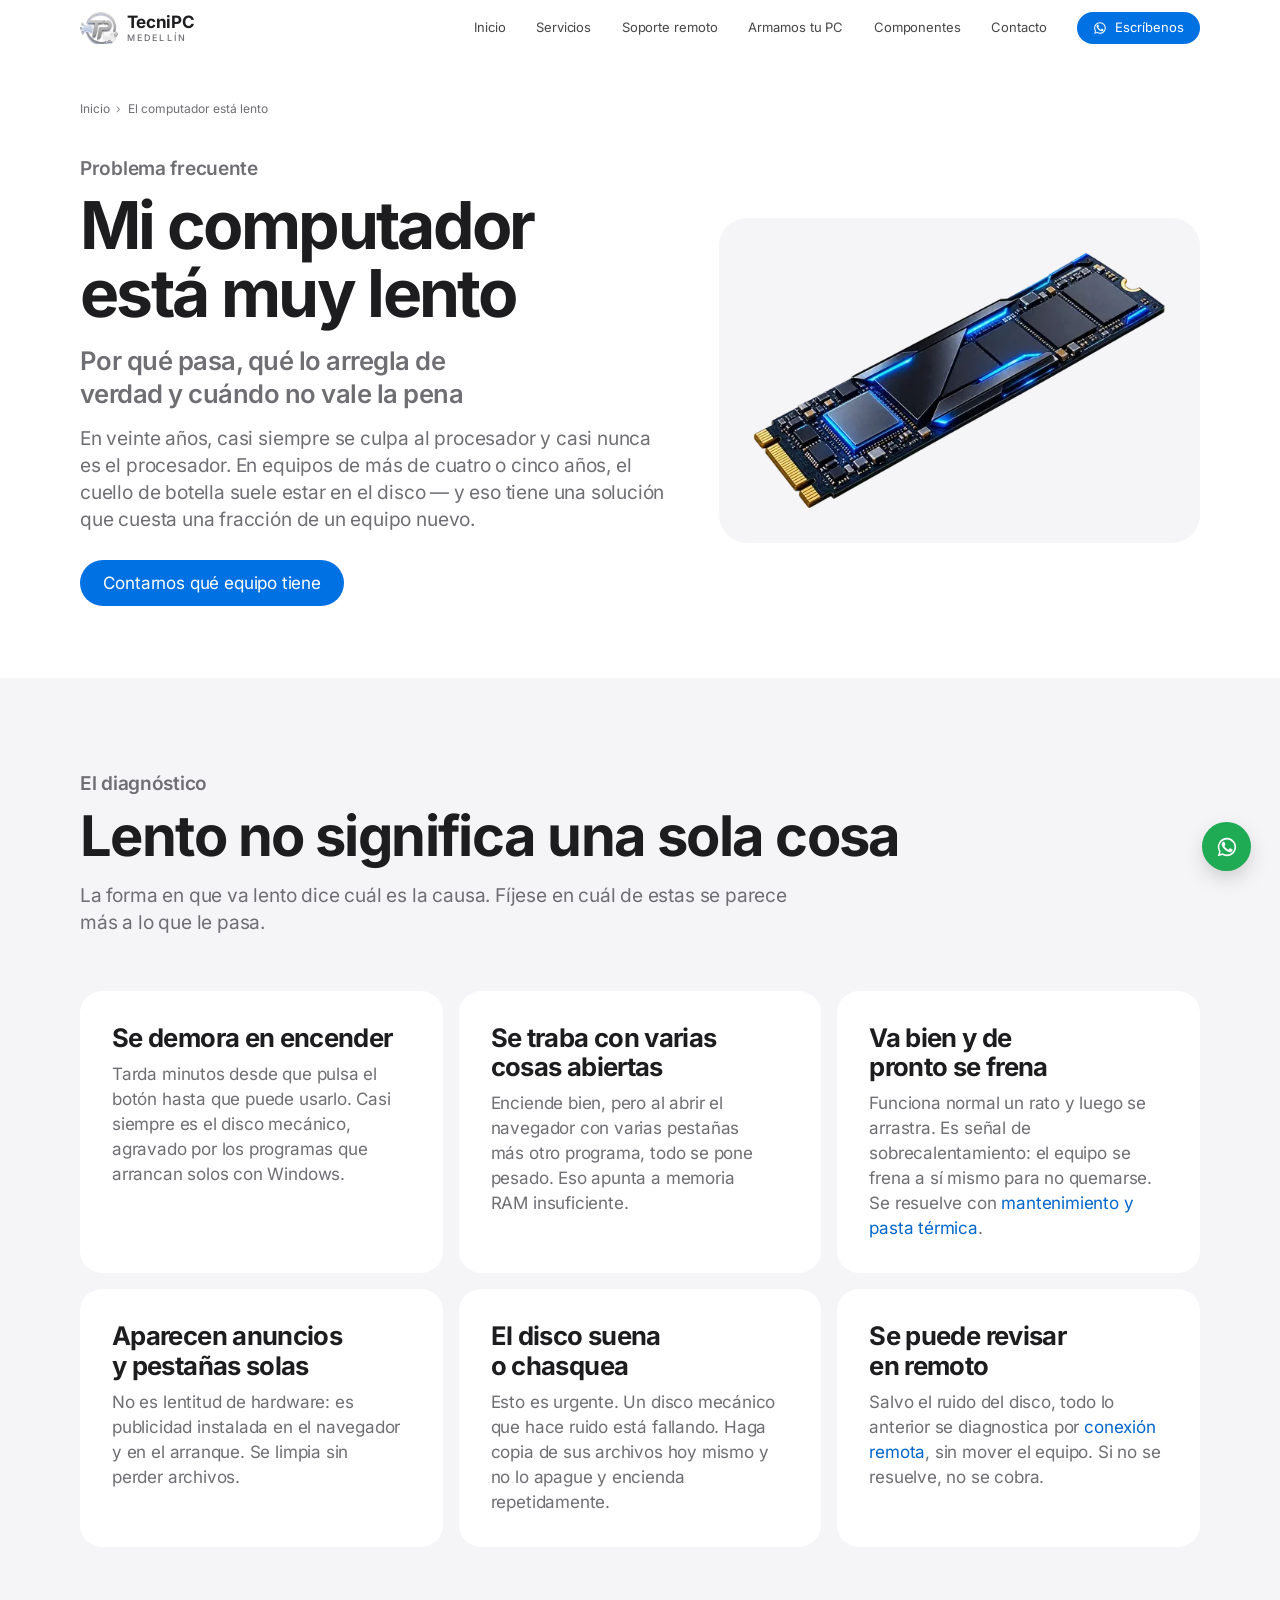
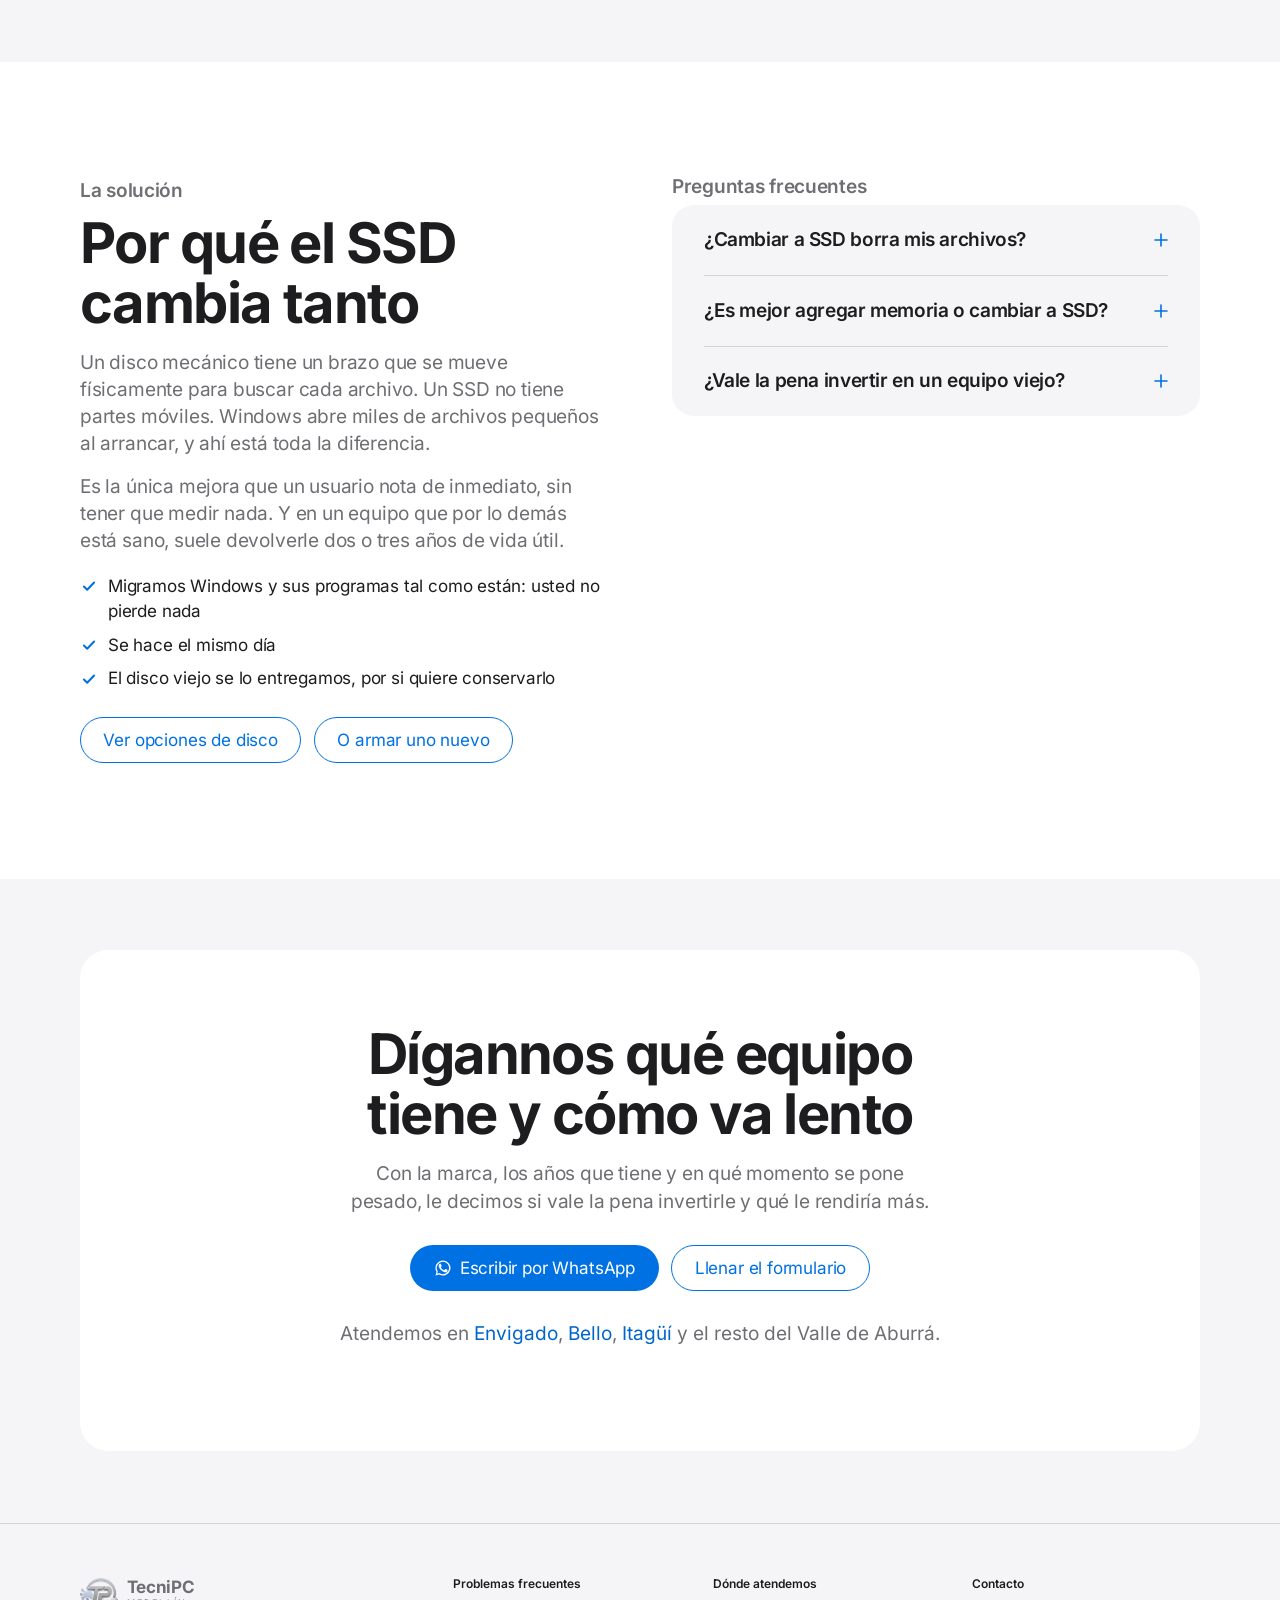
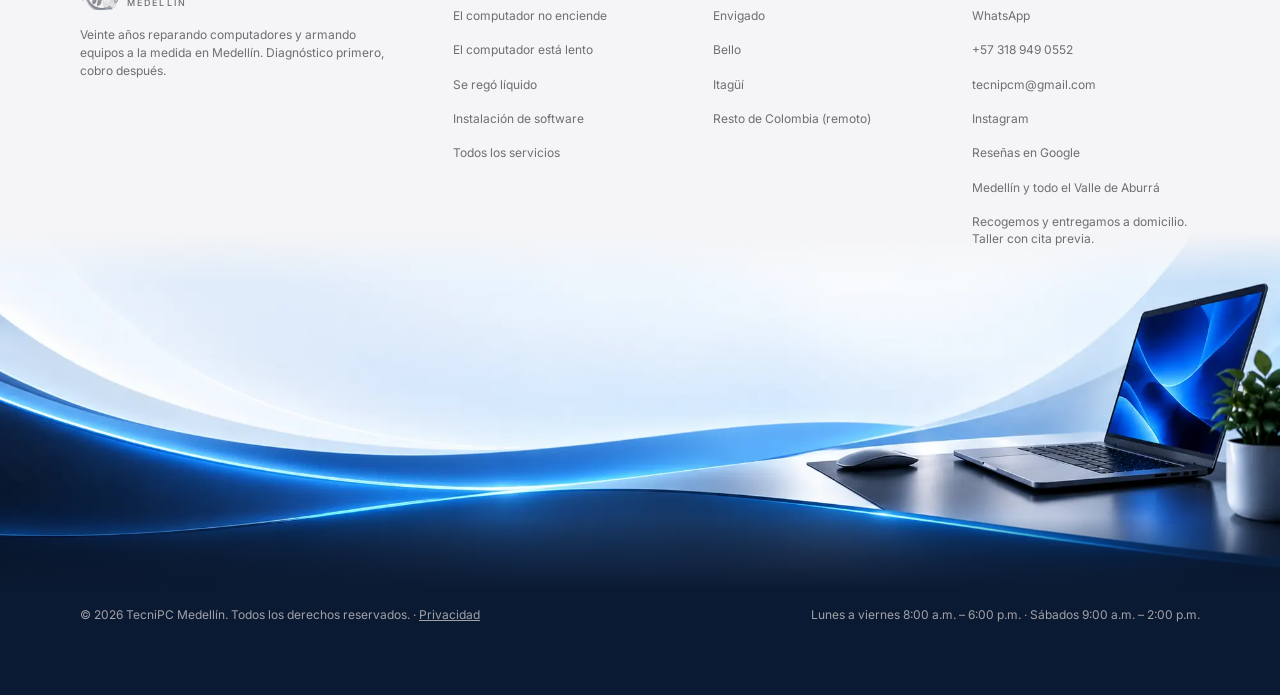
<file: computador-lento.html>
<!DOCTYPE html>
<html lang="es-CO">
<head>
<meta charset="utf-8">
<meta name="viewport" content="width=device-width, initial-scale=1, viewport-fit=cover">
<!-- Cabeceras de seguridad por etiqueta meta. GitHub Pages no permite
     configurarlas a nivel de servidor, pero el navegador respeta estas dos.
     HSTS y X-Frame-Options solo existen como cabecera HTTP: no se pueden
     declarar aquí. -->
<meta http-equiv="Content-Security-Policy" content="default-src 'self'; script-src 'self' 'unsafe-inline' https://www.googletagmanager.com; style-src 'self' 'unsafe-inline'; font-src 'self'; img-src 'self' data: https://www.googletagmanager.com https://www.google-analytics.com https://*.google-analytics.com https://www.google.com; connect-src 'self' https://www.google-analytics.com https://*.google-analytics.com https://*.analytics.google.com https://www.googletagmanager.com https://www.google.com; form-action 'self'; base-uri 'self'; object-src 'none'; upgrade-insecure-requests">
<meta name="referrer" content="strict-origin-when-cross-origin">

<!-- Google tag (gtag.js) -->
<script async src="https://www.googletagmanager.com/gtag/js?id=G-PQTKGCD9K3"></script>
<script>
  window.dataLayer = window.dataLayer || [];
  function gtag(){dataLayer.push(arguments);}
  gtag('js', new Date());
  gtag('config', 'G-PQTKGCD9K3');
</script>

<title>Mi computador está muy lento | TecniPC Medellín</title>
<meta name="description" content="Su computador tarda en encender y todo va lento. Le explicamos las causas reales, qué puede hacer usted y cuándo vale la pena invertir. En Medellín.">
<meta name="theme-color" content="#ffffff">
<link rel="canonical" href="https://tecnipcmedellin.com/computador-lento">

<meta property="og:type" content="article">
<meta property="og:locale" content="es_CO">
<meta property="og:site_name" content="TecniPC Medellín">
<meta property="og:title" content="Mi computador está muy lento | TecniPC Medellín">
<meta property="og:description" content="Su computador tarda en encender y todo va lento. Le explicamos las causas reales, qué puede hacer usted y cuándo vale la pena invertir. En Medellín.">
<meta property="og:url" content="https://tecnipcmedellin.com/computador-lento">
<meta property="og:image" content="https://tecnipcmedellin.com/assets/img/og-tecnipc-tp.jpg">
<meta name="twitter:card" content="summary_large_image">

<link rel="icon" href="favicon.ico" sizes="any">
<link rel="icon" href="assets/img/icono-192.png" type="image/png">
<link rel="apple-touch-icon" href="assets/img/icono-180.png">
<link rel="manifest" href="site.webmanifest">

<link rel="stylesheet" href="assets/css/estilos.css">
<script type="application/ld+json">
{
  "@context": "https://schema.org",
  "@type": "FAQPage",
  "mainEntity": [
    {
      "@type": "Question",
      "name": "¿Cambiar a SSD borra mis archivos?",
      "acceptedAnswer": { "@type": "Answer", "text": "No. Migramos Windows, sus programas y sus archivos tal como están al disco nuevo. Usted enciende y encuentra todo en su sitio, solo que arranca en segundos." }
    },
    {
      "@type": "Question",
      "name": "¿Es mejor agregar memoria o cambiar a SSD?",
      "acceptedAnswer": { "@type": "Answer", "text": "Si el equipo todavía tiene disco mecánico, el SSD se nota mucho más. La memoria ayuda cuando el equipo se traba con varios programas abiertos, pero no arregla un arranque lento." }
    },
    {
      "@type": "Question",
      "name": "¿Vale la pena invertir en un equipo viejo?",
      "acceptedAnswer": { "@type": "Answer", "text": "Depende del procesador. Un equipo de hace cinco o seis años con SSD y memoria suficiente queda muy usable para oficina. Uno de hace diez, normalmente no. Se lo decimos antes de que gaste." }
    }
  ]
}
</script>
<script type="application/ld+json">
{
  "@context": "https://schema.org",
  "@type": "BreadcrumbList",
  "itemListElement": [
    {
      "@type": "ListItem",
      "position": 1,
      "name": "Inicio",
      "item": "https://tecnipcmedellin.com/"
    },
    {
      "@type": "ListItem",
      "position": 2,
      "name": "El computador está lento",
      "item": "https://tecnipcmedellin.com/computador-lento"
    }
  ]
}
</script>
</head>

<body>
<a class="salto-contenido" href="#contenido">Ir al contenido</a>

<header class="barra">
  <div class="envoltura barra__interior">
    <a class="marca" href="index.html">
      <img src="assets/img/emblema-tp.webp" width="108" height="90" alt="TecniPC Medellín">
      <span class="marca__texto">
        <span class="marca__nombre">TecniPC</span>
        <span class="marca__lugar">MEDELLÍN</span>
      </span>
    </a>
    <button class="boton-menu" type="button" aria-expanded="false" aria-controls="menu-principal" aria-label="Abrir menú">
      <span></span>
    </button>
    <nav class="menu" id="menu-principal" aria-label="Navegación principal" data-abierto="no">
      <a href="index.html">Inicio</a>
      <a href="servicios.html">Servicios</a>
      <a href="soporte-remoto.html">Soporte remoto</a>
      <a href="armamos-tu-pc.html">Armamos tu PC</a>
      <a href="componentes.html">Componentes</a>
      <a href="contacto.html">Contacto</a>
      <a class="boton boton--principal" href="https://wa.me/573189490552?text=Hola%2C%20necesito%20una%20revisi%C3%B3n%20para%20mi%20equipo." data-wa="Hola, necesito una revisión para mi equipo.">
        <svg viewBox="0 0 24 24" fill="currentColor" aria-hidden="true"><path d="M17.5 14.4c-.3-.2-1.7-.9-2-1-.3-.1-.5-.2-.7.1-.2.3-.7 1-.9 1.2-.2.2-.3.2-.6.1-1.7-.9-2.9-1.6-4-3.6-.3-.5.3-.5.9-1.6.1-.2 0-.4 0-.5 0-.2-.7-1.6-.9-2.2-.2-.6-.5-.5-.7-.5h-.6c-.2 0-.5.1-.8.4-.3.3-1 1-1 2.5s1.1 2.9 1.2 3.1c.1.2 2.1 3.2 5.1 4.5 1.9.8 2.6.9 3.5.7.6-.1 1.7-.7 1.9-1.4.2-.7.2-1.2.2-1.4-.1-.1-.3-.2-.6-.4z"/><path d="M12 2a10 10 0 0 0-8.6 15.1L2 22l5-1.3A10 10 0 1 0 12 2zm0 18.2c-1.5 0-3-.4-4.3-1.2l-.3-.2-3.1.8.8-3-.2-.3A8.2 8.2 0 1 1 12 20.2z"/></svg>
        Escríbenos
      </a>
    </nav>
  </div>
</header>

<main id="contenido">

<section class="bloque bloque--ajustado encabezado-pagina">
  <div class="envoltura">
    <nav class="migas" aria-label="Ruta">
      <ol>
        <li><a href="index.html">Inicio</a></li>
        <li aria-current="page">El computador está lento</li>
      </ol>
    </nav>

    <div class="encabezado-pagina__reja">
      <div>
        <p class="rotulo">Problema frecuente</p>
        <h1 class="titulo-bloque">Mi computador está muy lento</h1>
        <h2 class="subtitulo-pagina">Por qué pasa, qué lo arregla de verdad y cuándo no vale la pena</h2>
        <p class="entradilla">
          En veinte años, casi siempre se culpa al procesador y casi nunca es el procesador. En equipos de
          más de cuatro o cinco años, el cuello de botella suele estar en el disco — y eso
          tiene una solución que cuesta una fracción de un equipo nuevo.
        </p>
        <p class="acciones" style="margin-top:1.6rem">
          <a class="boton boton--principal" href="https://wa.me/573189490552?text=Hola%2C%20mi%20computador%20est%C3%A1%20muy%20lento.%20Es%20marca%20____%20y%20tiene%20____%20a%C3%B1os." data-wa="Hola, mi computador está muy lento. Es marca ____ y tiene ____ años.">Contarnos qué equipo tiene</a>
        </p>
      </div>
      <figure class="encabezado-pagina__lamina">
        <img src="assets/img/comp-ssd-540.webp" srcset="assets/img/comp-ssd-540.webp 540w, assets/img/comp-ssd.webp 760w" sizes="(max-width: 900px) 92vw, 400px" width="760" height="472" alt="Disco SSD NVMe, la mejora que más se nota en un computador lento" fetchpriority="high">
      </figure>
    </div>
  </div>
</section>

<section class="bloque filo">
  <div class="envoltura">
    <header class="cabeza-bloque" data-aparece="0">
      <p class="rotulo">El diagnóstico</p>
      <h2 class="titulo-bloque">Lento no significa una sola cosa</h2>
      <p class="entradilla">
        La forma en que va lento dice cuál es la causa. Fíjese en cuál de estas se parece
        más a lo que le pasa.
      </p>
    </header>

    <div class="servicios">
      <article class="tarjeta tarjeta--servicio" data-aparece="1">
        <h3 class="tarjeta__titulo">Se demora en encender</h3>
        <p class="tarjeta__texto">
          Tarda minutos desde que pulsa el botón hasta que puede usarlo. Casi siempre es
          el disco mecánico, agravado por los programas que arrancan solos con Windows.
        </p>
      </article>
      <article class="tarjeta tarjeta--servicio" data-aparece="2">
        <h3 class="tarjeta__titulo">Se traba con varias cosas abiertas</h3>
        <p class="tarjeta__texto">
          Enciende bien, pero al abrir el navegador con varias pestañas más otro programa,
          todo se pone pesado. Eso apunta a memoria RAM insuficiente.
        </p>
      </article>
      <article class="tarjeta tarjeta--servicio" data-aparece="3">
        <h3 class="tarjeta__titulo">Va bien y de pronto se frena</h3>
        <p class="tarjeta__texto">
          Funciona normal un rato y luego se arrastra. Es señal de sobrecalentamiento: el
          equipo se frena a sí mismo para no quemarse. Se resuelve con
          <a href="servicios.html#mantenimiento">mantenimiento y pasta térmica</a>.
        </p>
      </article>
      <article class="tarjeta tarjeta--servicio" data-aparece="4">
        <h3 class="tarjeta__titulo">Aparecen anuncios y pestañas solas</h3>
        <p class="tarjeta__texto">
          No es lentitud de hardware: es publicidad instalada en el navegador y en el
          arranque. Se limpia sin perder archivos.
        </p>
      </article>
      <article class="tarjeta tarjeta--servicio" data-aparece="5">
        <h3 class="tarjeta__titulo">El disco suena o chasquea</h3>
        <p class="tarjeta__texto">
          Esto es urgente. Un disco mecánico que hace ruido está fallando. Haga copia de
          sus archivos hoy mismo y no lo apague y encienda repetidamente.
        </p>
      </article>
      <article class="tarjeta tarjeta--servicio tarjeta--remoto" data-aparece="6">
        <h3 class="tarjeta__titulo">Se puede revisar en remoto</h3>
        <p class="tarjeta__texto">
          Salvo el ruido del disco, todo lo anterior se diagnostica por
          <a href="soporte-remoto.html">conexión remota</a>, sin mover el equipo. Si no se
          resuelve, no se cobra.
        </p>
      </article>
    </div>
  </div>
</section>

<section class="bloque filo">
  <div class="envoltura cobertura">
    <div data-aparece="0">
      <p class="rotulo">La solución</p>
      <h2 class="titulo-bloque">Por qué el SSD cambia tanto</h2>
      <p class="entradilla">
        Un disco mecánico tiene un brazo que se mueve físicamente para buscar cada archivo.
        Un SSD no tiene partes móviles. Windows abre miles de archivos pequeños al arrancar,
        y ahí está toda la diferencia.
      </p>
      <p class="entradilla">
        Es la única mejora que un usuario nota de inmediato, sin tener que medir nada. Y en
        un equipo que por lo demás está sano, suele devolverle dos o tres años de vida útil.
      </p>
      <ul class="lista-marcada">
        <li>Migramos Windows y sus programas tal como están: usted no pierde nada</li>
        <li>Se hace el mismo día</li>
        <li>El disco viejo se lo entregamos, por si quiere conservarlo</li>
      </ul>
      <p class="acciones" style="margin-top:1.6rem">
        <a class="boton boton--linea" href="componentes.html#almacenamiento">Ver opciones de disco</a>
        <a class="boton boton--linea" href="armamos-tu-pc.html">O armar uno nuevo</a>
      </p>
    </div>
    <div data-aparece="1">
      <h3 class="rotulo" style="color:var(--acero-tenue)">Preguntas frecuentes</h3>
      <div class="preguntas">
        <details class="pregunta">
          <summary>¿Cambiar a SSD borra mis archivos?</summary>
          <p>No. Migramos Windows, sus programas y sus archivos tal como están al disco nuevo. Usted enciende y encuentra todo en su sitio, solo que arranca en segundos.</p>
        </details>
        <details class="pregunta">
          <summary>¿Es mejor agregar memoria o cambiar a SSD?</summary>
          <p>Si el equipo todavía tiene disco mecánico, el SSD se nota mucho más. La memoria ayuda cuando el equipo se traba con varios programas abiertos, pero no arregla un arranque lento.</p>
        </details>
        <details class="pregunta">
          <summary>¿Vale la pena invertir en un equipo viejo?</summary>
          <p>Depende del procesador. Un equipo de hace cinco o seis años con SSD y memoria suficiente queda muy usable para oficina. Uno de hace diez, normalmente no. Se lo decimos antes de que gaste.</p>
        </details>
      </div>
    </div>
  </div>
</section>

<section class="bloque bloque--ajustado">
  <div class="envoltura">
    <div class="remate" data-aparece="0">
      <img class="remate__fondo" src="assets/img/banda-placa.webp" width="1200" height="800" alt="" aria-hidden="true" loading="lazy">
      <h2 class="remate__titulo">Dígannos qué equipo tiene y cómo va lento</h2>
      <p>Con la marca, los años que tiene y en qué momento se pone pesado, le decimos si vale la pena invertirle y qué le rendiría más.</p>
      <p class="acciones">
        <a class="boton boton--principal" href="https://wa.me/573189490552?text=Hola%2C%20mi%20computador%20est%C3%A1%20muy%20lento.%20Es%20marca%20____%20y%20tiene%20____%20a%C3%B1os." data-wa="Hola, mi computador está muy lento. Es marca ____ y tiene ____ años."><svg viewBox="0 0 24 24" fill="currentColor" aria-hidden="true"><path d="M17.5 14.4c-.3-.2-1.7-.9-2-1-.3-.1-.5-.2-.7.1-.2.3-.7 1-.9 1.2-.2.2-.3.2-.6.1-1.7-.9-2.9-1.6-4-3.6-.3-.5.3-.5.9-1.6.1-.2 0-.4 0-.5 0-.2-.7-1.6-.9-2.2-.2-.6-.5-.5-.7-.5h-.6c-.2 0-.5.1-.8.4-.3.3-1 1-1 2.5s1.1 2.9 1.2 3.1c.1.2 2.1 3.2 5.1 4.5 1.9.8 2.6.9 3.5.7.6-.1 1.7-.7 1.9-1.4.2-.7.2-1.2.2-1.4-.1-.1-.3-.2-.6-.4z"/><path d="M12 2a10 10 0 0 0-8.6 15.1L2 22l5-1.3A10 10 0 1 0 12 2zm0 18.2c-1.5 0-3-.4-4.3-1.2l-.3-.2-3.1.8.8-3-.2-.3A8.2 8.2 0 1 1 12 20.2z"/></svg> Escribir por WhatsApp</a>
        <a class="boton boton--linea" href="contacto.html">Llenar el formulario</a>
      </p>
      <p class="nota" style="margin-top:1.2rem">
        Atendemos en <a href="reparacion-computadores-envigado.html">Envigado</a>,
        <a href="reparacion-computadores-bello.html">Bello</a>,
        <a href="reparacion-computadores-itagui.html">Itagüí</a> y el resto del Valle de Aburrá.
      </p>
    </div>
  </div>
</section>

</main>

<footer class="pie">
  <div class="envoltura pie__interior">
    <div class="pie__reja">
      <div>
        <a class="marca" href="index.html">
          <img src="assets/img/emblema-tp.webp" width="108" height="90" alt="TecniPC Medellín">
          <span class="marca__texto">
            <span class="marca__nombre">TecniPC</span>
            <span class="marca__lugar">MEDELLÍN</span>
          </span>
        </a>
        <p class="pie__texto">
          Veinte años reparando computadores y armando equipos a la medida en Medellín.
          Diagnóstico primero, cobro después.
        </p>
      </div>
      <div>
        <h3>Problemas frecuentes</h3>
        <ul class="pie__lista">
          <li><a href="computador-no-enciende.html">El computador no enciende</a></li>
          <li><a href="computador-lento.html">El computador está lento</a></li>
          <li><a href="liquido-en-el-portatil.html">Se regó líquido</a></li>
          <li><a href="instalacion-de-software.html">Instalación de software</a></li>
          <li><a href="servicios.html">Todos los servicios</a></li>
        </ul>
      </div>
      <div>
        <h3>Dónde atendemos</h3>
        <ul class="pie__lista">
          <li><a href="reparacion-computadores-envigado.html">Envigado</a></li>
          <li><a href="reparacion-computadores-bello.html">Bello</a></li>
          <li><a href="reparacion-computadores-itagui.html">Itagüí</a></li>
          <li><a href="soporte-remoto.html">Resto de Colombia (remoto)</a></li>
        </ul>
      </div>
      <div>
        <h3>Contacto</h3>
        <ul class="pie__lista">
          <li><a data-negocio="whatsapp" data-conservar-texto href="https://wa.me/573189490552">WhatsApp</a></li>
          <li><a data-negocio="telefono" href="tel:+573189490552">+57 318 949 0552</a></li>
          <li><a data-negocio="correo" href="mailto:tecnipcm@gmail.com">tecnipcm@gmail.com</a></li>
          <li><a href="https://www.instagram.com/tecnipcmedellin/" target="_blank" rel="noopener">Instagram</a></li>
          <li><a href="https://share.google/IcBnKN3yh6U7qgad1" target="_blank" rel="noopener">Reseñas en Google</a></li>
          <li><span data-negocio="cobertura">Medellín y todo el Valle de Aburrá</span></li>
          <li><span data-negocio="entrega">Recogemos y entregamos a domicilio. Taller con cita previa.</span></li>
        </ul>
      </div>
    </div>
    <img class="pie__fondo" src="assets/img/pie-escritorio.webp" srcset="assets/img/pie-escritorio-1000.webp 1000w, assets/img/pie-escritorio.webp 2000w" sizes="100vw" width="2000" height="721" alt="" aria-hidden="true" loading="lazy" decoding="async">
    <div class="pie__base">
      <p>© <span data-anio>2026</span> TecniPC Medellín. Todos los derechos reservados. · <a href="privacidad.html">Privacidad</a></p>
      <p data-negocio="horario">Lunes a viernes 8:00 a.m. – 6:00 p.m. · Sábados 9:00 a.m. – 2:00 p.m.</p>
    </div>
  </div>
</footer>

<a class="flotante" href="https://wa.me/573189490552?text=Hola%2C%20necesito%20una%20revisi%C3%B3n%20para%20mi%20equipo." data-wa="Hola, necesito una revisión para mi equipo." target="_blank" rel="noopener" aria-label="Escribir por WhatsApp">
  <svg viewBox="0 0 24 24" fill="currentColor" aria-hidden="true"><path d="M17.5 14.4c-.3-.2-1.7-.9-2-1-.3-.1-.5-.2-.7.1-.2.3-.7 1-.9 1.2-.2.2-.3.2-.6.1-1.7-.9-2.9-1.6-4-3.6-.3-.5.3-.5.9-1.6.1-.2 0-.4 0-.5 0-.2-.7-1.6-.9-2.2-.2-.6-.5-.5-.7-.5h-.6c-.2 0-.5.1-.8.4-.3.3-1 1-1 2.5s1.1 2.9 1.2 3.1c.1.2 2.1 3.2 5.1 4.5 1.9.8 2.6.9 3.5.7.6-.1 1.7-.7 1.9-1.4.2-.7.2-1.2.2-1.4-.1-.1-.3-.2-.6-.4z"/><path d="M12 2a10 10 0 0 0-8.6 15.1L2 22l5-1.3A10 10 0 1 0 12 2zm0 18.2c-1.5 0-3-.4-4.3-1.2l-.3-.2-3.1.8.8-3-.2-.3A8.2 8.2 0 1 1 12 20.2z"/></svg>
  <span>Escríbenos</span>
</a>

<script src="assets/js/sitio.js"></script>
</body>
</html>
</file>
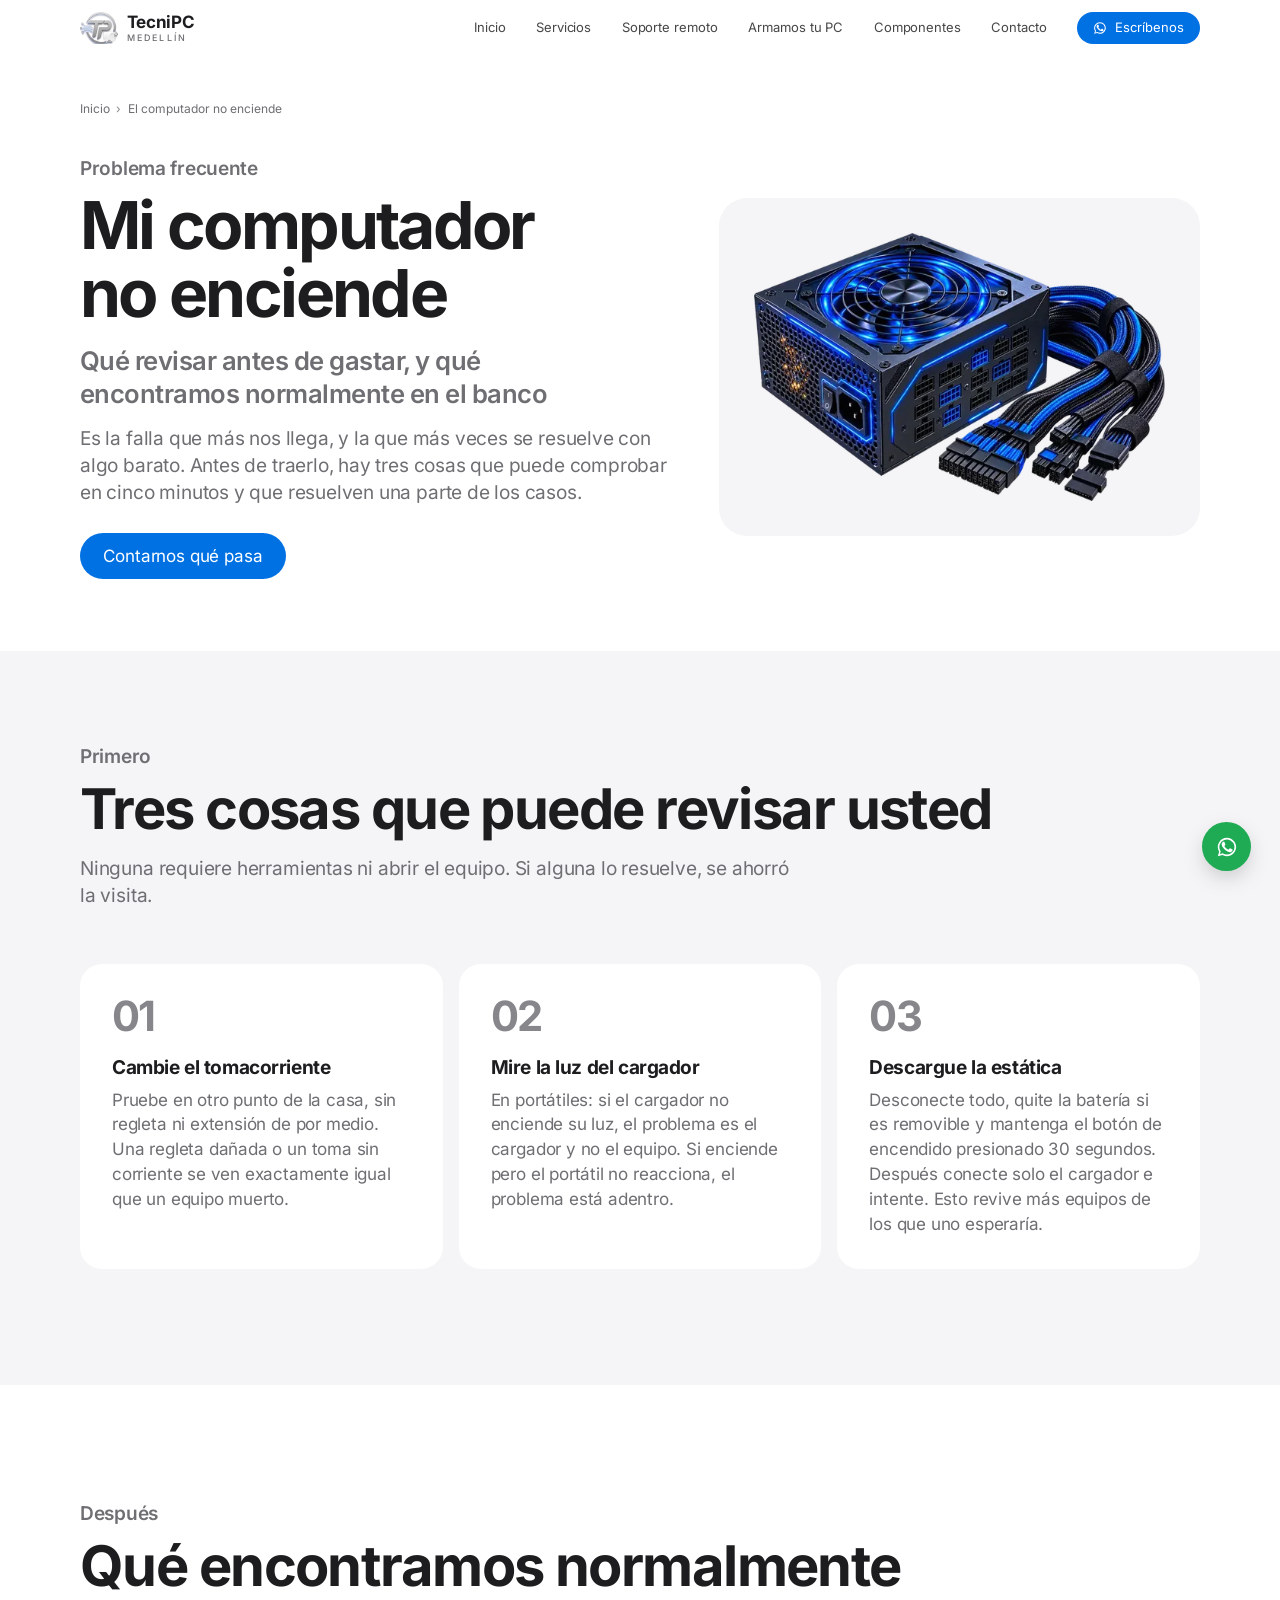
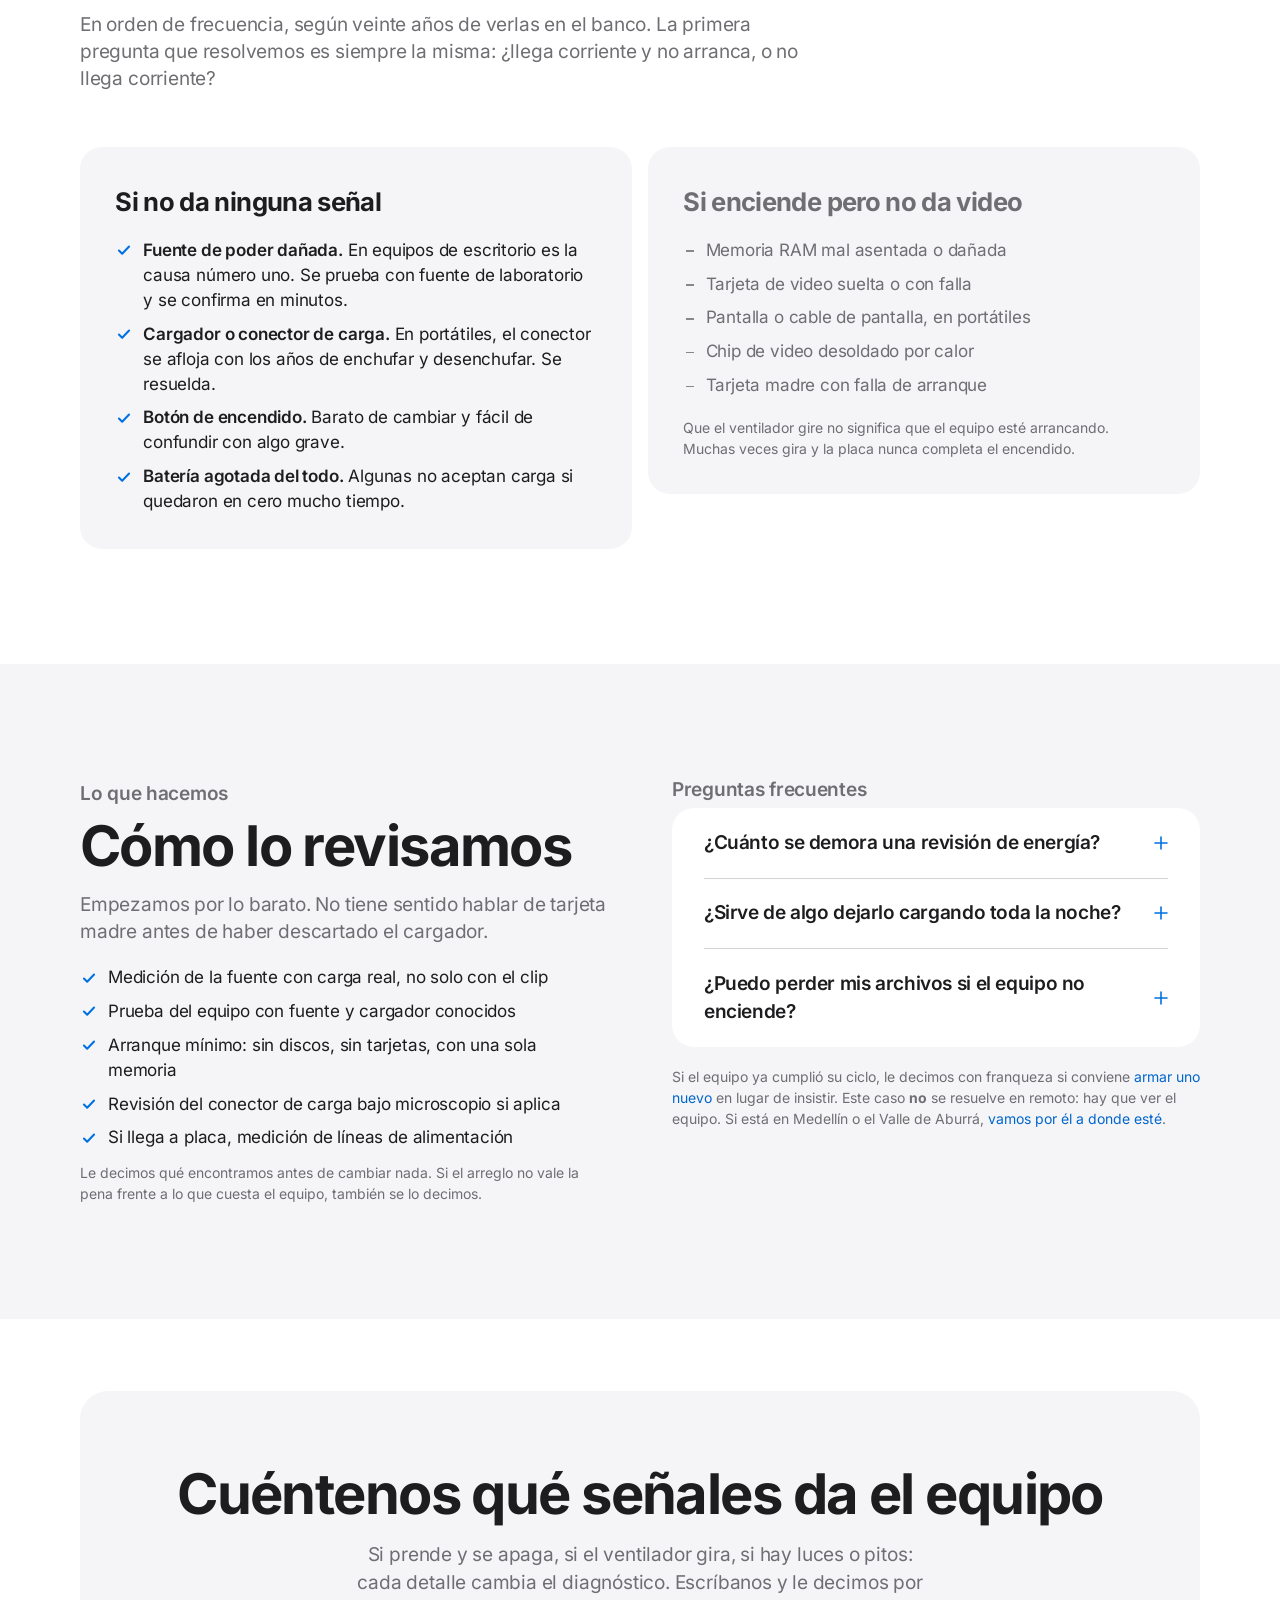
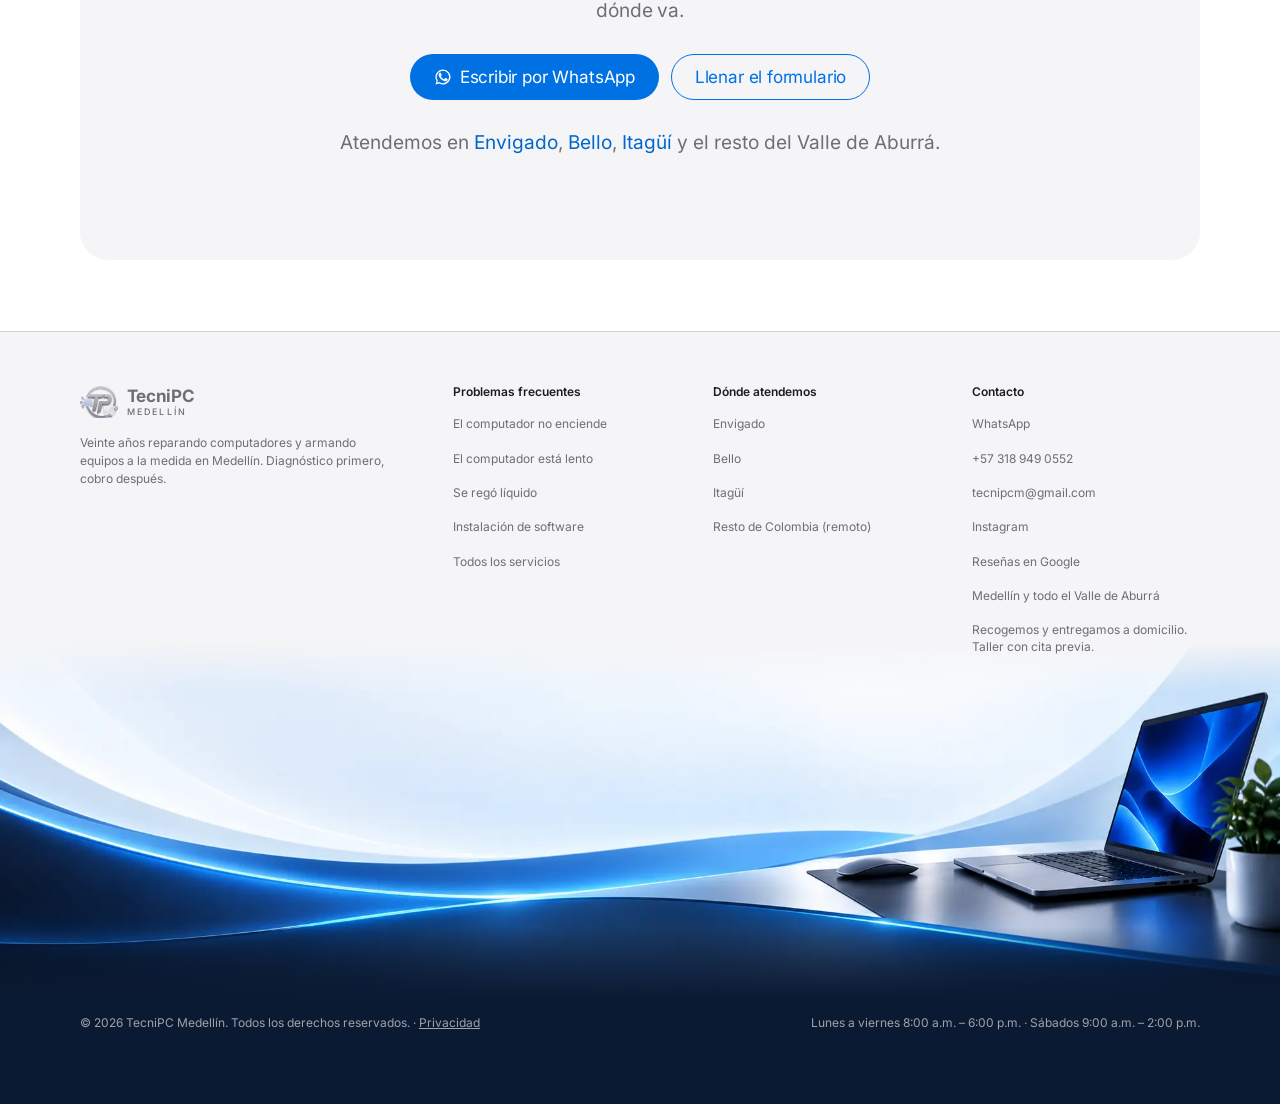
<file: computador-no-enciende.html>
<!DOCTYPE html>
<html lang="es-CO">
<head>
<meta charset="utf-8">
<meta name="viewport" content="width=device-width, initial-scale=1, viewport-fit=cover">
<!-- Cabeceras de seguridad por etiqueta meta. GitHub Pages no permite
     configurarlas a nivel de servidor, pero el navegador respeta estas dos.
     HSTS y X-Frame-Options solo existen como cabecera HTTP: no se pueden
     declarar aquí. -->
<meta http-equiv="Content-Security-Policy" content="default-src 'self'; script-src 'self' 'unsafe-inline' https://www.googletagmanager.com; style-src 'self' 'unsafe-inline'; font-src 'self'; img-src 'self' data: https://www.googletagmanager.com https://www.google-analytics.com https://*.google-analytics.com https://www.google.com; connect-src 'self' https://www.google-analytics.com https://*.google-analytics.com https://*.analytics.google.com https://www.googletagmanager.com https://www.google.com; form-action 'self'; base-uri 'self'; object-src 'none'; upgrade-insecure-requests">
<meta name="referrer" content="strict-origin-when-cross-origin">

<!-- Google tag (gtag.js) -->
<script async src="https://www.googletagmanager.com/gtag/js?id=G-PQTKGCD9K3"></script>
<script>
  window.dataLayer = window.dataLayer || [];
  function gtag(){dataLayer.push(arguments);}
  gtag('js', new Date());
  gtag('config', 'G-PQTKGCD9K3');
</script>

<title>Mi computador no enciende: qué revisar | TecniPC Medellín</title>
<meta name="description" content="Su computador no enciende o no da video. Le explicamos qué revisar usted mismo antes de gastar y qué encontramos normalmente. Servicio a domicilio en Medellín.">
<meta name="theme-color" content="#ffffff">
<link rel="canonical" href="https://tecnipcmedellin.com/computador-no-enciende">

<meta property="og:type" content="article">
<meta property="og:locale" content="es_CO">
<meta property="og:site_name" content="TecniPC Medellín">
<meta property="og:title" content="Mi computador no enciende: qué revisar | TecniPC Medellín">
<meta property="og:description" content="Su computador no enciende o no da video. Le explicamos qué revisar usted mismo antes de gastar y qué encontramos normalmente. Servicio a domicilio en Medellín.">
<meta property="og:url" content="https://tecnipcmedellin.com/computador-no-enciende">
<meta property="og:image" content="https://tecnipcmedellin.com/assets/img/og-tecnipc-tp.jpg">
<meta name="twitter:card" content="summary_large_image">

<link rel="icon" href="favicon.ico" sizes="any">
<link rel="icon" href="assets/img/icono-192.png" type="image/png">
<link rel="apple-touch-icon" href="assets/img/icono-180.png">
<link rel="manifest" href="site.webmanifest">

<link rel="stylesheet" href="assets/css/estilos.css">
<script type="application/ld+json">
{
  "@context": "https://schema.org",
  "@type": "FAQPage",
  "mainEntity": [
    {
      "@type": "Question",
      "name": "¿Cuánto se demora una revisión de energía?",
      "acceptedAnswer": { "@type": "Answer", "text": "Entre uno y tres días hábiles. La revisión en sí toma pocas horas, pero si hay que conseguir una fuente o un conector de carga, el tiempo depende del repuesto." }
    },
    {
      "@type": "Question",
      "name": "¿Sirve de algo dejarlo cargando toda la noche?",
      "acceptedAnswer": { "@type": "Answer", "text": "Si el problema es la batería descargada a fondo, sí puede ayudar dejarlo conectado varias horas. Si el cargador no enciende su luz o el equipo no da ninguna señal, dejarlo conectado más tiempo no cambia nada." }
    },
    {
      "@type": "Question",
      "name": "¿Puedo perder mis archivos si el equipo no enciende?",
      "acceptedAnswer": { "@type": "Answer", "text": "Casi nunca. Que no encienda suele ser un problema de energía, no del disco. Los archivos siguen ahí y, si el equipo no tiene arreglo, se pueden recuperar del disco." }
    }
  ]
}
</script>
<script type="application/ld+json">
{
  "@context": "https://schema.org",
  "@type": "BreadcrumbList",
  "itemListElement": [
    {
      "@type": "ListItem",
      "position": 1,
      "name": "Inicio",
      "item": "https://tecnipcmedellin.com/"
    },
    {
      "@type": "ListItem",
      "position": 2,
      "name": "El computador no enciende",
      "item": "https://tecnipcmedellin.com/computador-no-enciende"
    }
  ]
}
</script>
</head>

<body>
<a class="salto-contenido" href="#contenido">Ir al contenido</a>

<header class="barra">
  <div class="envoltura barra__interior">
    <a class="marca" href="index.html">
      <img src="assets/img/emblema-tp.webp" width="108" height="90" alt="TecniPC Medellín">
      <span class="marca__texto">
        <span class="marca__nombre">TecniPC</span>
        <span class="marca__lugar">MEDELLÍN</span>
      </span>
    </a>
    <button class="boton-menu" type="button" aria-expanded="false" aria-controls="menu-principal" aria-label="Abrir menú">
      <span></span>
    </button>
    <nav class="menu" id="menu-principal" aria-label="Navegación principal" data-abierto="no">
      <a href="index.html">Inicio</a>
      <a href="servicios.html">Servicios</a>
      <a href="soporte-remoto.html">Soporte remoto</a>
      <a href="armamos-tu-pc.html">Armamos tu PC</a>
      <a href="componentes.html">Componentes</a>
      <a href="contacto.html">Contacto</a>
      <a class="boton boton--principal" href="https://wa.me/573189490552?text=Hola%2C%20necesito%20una%20revisi%C3%B3n%20para%20mi%20equipo." data-wa="Hola, necesito una revisión para mi equipo.">
        <svg viewBox="0 0 24 24" fill="currentColor" aria-hidden="true"><path d="M17.5 14.4c-.3-.2-1.7-.9-2-1-.3-.1-.5-.2-.7.1-.2.3-.7 1-.9 1.2-.2.2-.3.2-.6.1-1.7-.9-2.9-1.6-4-3.6-.3-.5.3-.5.9-1.6.1-.2 0-.4 0-.5 0-.2-.7-1.6-.9-2.2-.2-.6-.5-.5-.7-.5h-.6c-.2 0-.5.1-.8.4-.3.3-1 1-1 2.5s1.1 2.9 1.2 3.1c.1.2 2.1 3.2 5.1 4.5 1.9.8 2.6.9 3.5.7.6-.1 1.7-.7 1.9-1.4.2-.7.2-1.2.2-1.4-.1-.1-.3-.2-.6-.4z"/><path d="M12 2a10 10 0 0 0-8.6 15.1L2 22l5-1.3A10 10 0 1 0 12 2zm0 18.2c-1.5 0-3-.4-4.3-1.2l-.3-.2-3.1.8.8-3-.2-.3A8.2 8.2 0 1 1 12 20.2z"/></svg>
        Escríbenos
      </a>
    </nav>
  </div>
</header>

<main id="contenido">

<section class="bloque bloque--ajustado encabezado-pagina">
  <div class="envoltura">
    <nav class="migas" aria-label="Ruta">
      <ol>
        <li><a href="index.html">Inicio</a></li>
        <li aria-current="page">El computador no enciende</li>
      </ol>
    </nav>

    <div class="encabezado-pagina__reja">
      <div>
        <p class="rotulo">Problema frecuente</p>
        <h1 class="titulo-bloque">Mi computador no enciende</h1>
        <h2 class="subtitulo-pagina">Qué revisar antes de gastar, y qué encontramos normalmente en el banco</h2>
        <p class="entradilla">
          Es la falla que más nos llega, y la que más veces se resuelve con algo barato.
          Antes de traerlo, hay tres cosas que puede comprobar en cinco minutos y que
          resuelven una parte de los casos.
        </p>
        <p class="acciones" style="margin-top:1.6rem">
          <a class="boton boton--principal" href="https://wa.me/573189490552?text=Hola%2C%20mi%20computador%20no%20enciende.%20Es%20marca%20____%20y%20lo%20que%20pasa%20es%20____." data-wa="Hola, mi computador no enciende. Es marca ____ y lo que pasa es ____.">Contarnos qué pasa</a>
        </p>
      </div>
      <figure class="encabezado-pagina__lamina">
        <img src="assets/img/comp-fuente-540.webp" srcset="assets/img/comp-fuente-540.webp 540w, assets/img/comp-fuente.webp 760w" sizes="(max-width: 900px) 92vw, 400px" width="760" height="496" alt="Fuente de poder de computador, la causa más frecuente de que un equipo no encienda" fetchpriority="high">
      </figure>
    </div>
  </div>
</section>

<section class="bloque filo">
  <div class="envoltura">
    <header class="cabeza-bloque" data-aparece="0">
      <p class="rotulo">Primero</p>
      <h2 class="titulo-bloque">Tres cosas que puede revisar usted</h2>
      <p class="entradilla">Ninguna requiere herramientas ni abrir el equipo. Si alguna lo resuelve, se ahorró la visita.</p>
    </header>

    <div class="proceso" data-aparece="1">
      <article class="paso">
        <p class="paso__numero">01</p>
        <h3 class="paso__titulo">Cambie el tomacorriente</h3>
        <p class="paso__texto">Pruebe en otro punto de la casa, sin regleta ni extensión de por medio. Una regleta dañada o un toma sin corriente se ven exactamente igual que un equipo muerto.</p>
      </article>
      <article class="paso">
        <p class="paso__numero">02</p>
        <h3 class="paso__titulo">Mire la luz del cargador</h3>
        <p class="paso__texto">En portátiles: si el cargador no enciende su luz, el problema es el cargador y no el equipo. Si enciende pero el portátil no reacciona, el problema está adentro.</p>
      </article>
      <article class="paso">
        <p class="paso__numero">03</p>
        <h3 class="paso__titulo">Descargue la estática</h3>
        <p class="paso__texto">Desconecte todo, quite la batería si es removible y mantenga el botón de encendido presionado 30 segundos. Después conecte solo el cargador e intente. Esto revive más equipos de los que uno esperaría.</p>
      </article>
    </div>
  </div>
</section>

<section class="bloque filo">
  <div class="envoltura">
    <header class="cabeza-bloque" data-aparece="0">
      <p class="rotulo">Después</p>
      <h2 class="titulo-bloque">Qué encontramos normalmente</h2>
      <p class="entradilla">
        En orden de frecuencia, según veinte años de verlas en el banco. La primera
        pregunta que resolvemos es siempre la misma: ¿llega corriente y no arranca, o no
        llega corriente?
      </p>
    </header>

    <div class="dos-columnas">
      <div class="panel panel--si" data-aparece="1">
        <p class="panel__titulo">Si no da ninguna señal</p>
        <ul class="lista-marcada">
          <li><b>Fuente de poder dañada.</b> En equipos de escritorio es la causa número uno. Se prueba con fuente de laboratorio y se confirma en minutos.</li>
          <li><b>Cargador o conector de carga.</b> En portátiles, el conector se afloja con los años de enchufar y desenchufar. Se resuelda.</li>
          <li><b>Botón de encendido.</b> Barato de cambiar y fácil de confundir con algo grave.</li>
          <li><b>Batería agotada del todo.</b> Algunas no aceptan carga si quedaron en cero mucho tiempo.</li>
        </ul>
      </div>
      <div class="panel panel--no" data-aparece="2">
        <p class="panel__titulo">Si enciende pero no da video</p>
        <ul class="lista-plana">
          <li>Memoria RAM mal asentada o dañada</li>
          <li>Tarjeta de video suelta o con falla</li>
          <li>Pantalla o cable de pantalla, en portátiles</li>
          <li>Chip de video desoldado por calor</li>
          <li>Tarjeta madre con falla de arranque</li>
        </ul>
        <p class="nota">
          Que el ventilador gire no significa que el equipo esté arrancando. Muchas veces
          gira y la placa nunca completa el encendido.
        </p>
      </div>
    </div>
  </div>
</section>

<section class="bloque filo">
  <div class="envoltura cobertura">
    <div data-aparece="0">
      <p class="rotulo">Lo que hacemos</p>
      <h2 class="titulo-bloque">Cómo lo revisamos</h2>
      <p class="entradilla">
        Empezamos por lo barato. No tiene sentido hablar de tarjeta madre antes de haber
        descartado el cargador.
      </p>
      <ul class="lista-marcada">
        <li>Medición de la fuente con carga real, no solo con el clip</li>
        <li>Prueba del equipo con fuente y cargador conocidos</li>
        <li>Arranque mínimo: sin discos, sin tarjetas, con una sola memoria</li>
        <li>Revisión del conector de carga bajo microscopio si aplica</li>
        <li>Si llega a placa, medición de líneas de alimentación</li>
      </ul>
      <p class="nota">
        Le decimos qué encontramos antes de cambiar nada. Si el arreglo no vale la pena
        frente a lo que cuesta el equipo, también se lo decimos.
      </p>
    </div>
    <div data-aparece="1">
      <h3 class="rotulo" style="color:var(--acero-tenue)">Preguntas frecuentes</h3>
      <div class="preguntas">
        <details class="pregunta">
          <summary>¿Cuánto se demora una revisión de energía?</summary>
          <p>Entre uno y tres días hábiles. La revisión en sí toma pocas horas, pero si hay que conseguir una fuente o un conector de carga, el tiempo depende del repuesto.</p>
        </details>
        <details class="pregunta">
          <summary>¿Sirve de algo dejarlo cargando toda la noche?</summary>
          <p>Si el problema es la batería descargada a fondo, sí puede ayudar dejarlo conectado varias horas. Si el cargador no enciende su luz o el equipo no da ninguna señal, dejarlo conectado más tiempo no cambia nada.</p>
        </details>
        <details class="pregunta">
          <summary>¿Puedo perder mis archivos si el equipo no enciende?</summary>
          <p>Casi nunca. Que no encienda suele ser un problema de energía, no del disco. Los archivos siguen ahí y, si el equipo no tiene arreglo, se pueden recuperar del disco.</p>
        </details>
      </div>
      <p class="nota" style="margin-top:1.2rem">
        Si el equipo ya cumplió su ciclo, le decimos con franqueza si conviene
        <a href="armamos-tu-pc.html">armar uno nuevo</a> en lugar de insistir.
        Este caso <b>no</b> se resuelve en remoto: hay que ver el equipo. Si está en Medellín
        o el Valle de Aburrá, <a href="contacto.html">vamos por él a donde esté</a>.
      </p>
    </div>
  </div>
</section>

<section class="bloque bloque--ajustado">
  <div class="envoltura">
    <div class="remate" data-aparece="0">
      <img class="remate__fondo" src="assets/img/banda-placa.webp" width="1200" height="800" alt="" aria-hidden="true" loading="lazy">
      <h2 class="remate__titulo">Cuéntenos qué señales da el equipo</h2>
      <p>Si prende y se apaga, si el ventilador gira, si hay luces o pitos: cada detalle cambia el diagnóstico. Escríbanos y le decimos por dónde va.</p>
      <p class="acciones">
        <a class="boton boton--principal" href="https://wa.me/573189490552?text=Hola%2C%20mi%20computador%20no%20enciende.%20Es%20marca%20____%20y%20lo%20que%20pasa%20es%20____." data-wa="Hola, mi computador no enciende. Es marca ____ y lo que pasa es ____."><svg viewBox="0 0 24 24" fill="currentColor" aria-hidden="true"><path d="M17.5 14.4c-.3-.2-1.7-.9-2-1-.3-.1-.5-.2-.7.1-.2.3-.7 1-.9 1.2-.2.2-.3.2-.6.1-1.7-.9-2.9-1.6-4-3.6-.3-.5.3-.5.9-1.6.1-.2 0-.4 0-.5 0-.2-.7-1.6-.9-2.2-.2-.6-.5-.5-.7-.5h-.6c-.2 0-.5.1-.8.4-.3.3-1 1-1 2.5s1.1 2.9 1.2 3.1c.1.2 2.1 3.2 5.1 4.5 1.9.8 2.6.9 3.5.7.6-.1 1.7-.7 1.9-1.4.2-.7.2-1.2.2-1.4-.1-.1-.3-.2-.6-.4z"/><path d="M12 2a10 10 0 0 0-8.6 15.1L2 22l5-1.3A10 10 0 1 0 12 2zm0 18.2c-1.5 0-3-.4-4.3-1.2l-.3-.2-3.1.8.8-3-.2-.3A8.2 8.2 0 1 1 12 20.2z"/></svg> Escribir por WhatsApp</a>
        <a class="boton boton--linea" href="contacto.html">Llenar el formulario</a>
      </p>
      <p class="nota" style="margin-top:1.2rem">
        Atendemos en <a href="reparacion-computadores-envigado.html">Envigado</a>,
        <a href="reparacion-computadores-bello.html">Bello</a>,
        <a href="reparacion-computadores-itagui.html">Itagüí</a> y el resto del Valle de Aburrá.
      </p>
    </div>
  </div>
</section>

</main>

<footer class="pie">
  <div class="envoltura pie__interior">
    <div class="pie__reja">
      <div>
        <a class="marca" href="index.html">
          <img src="assets/img/emblema-tp.webp" width="108" height="90" alt="TecniPC Medellín">
          <span class="marca__texto">
            <span class="marca__nombre">TecniPC</span>
            <span class="marca__lugar">MEDELLÍN</span>
          </span>
        </a>
        <p class="pie__texto">
          Veinte años reparando computadores y armando equipos a la medida en Medellín.
          Diagnóstico primero, cobro después.
        </p>
      </div>
      <div>
        <h3>Problemas frecuentes</h3>
        <ul class="pie__lista">
          <li><a href="computador-no-enciende.html">El computador no enciende</a></li>
          <li><a href="computador-lento.html">El computador está lento</a></li>
          <li><a href="liquido-en-el-portatil.html">Se regó líquido</a></li>
          <li><a href="instalacion-de-software.html">Instalación de software</a></li>
          <li><a href="servicios.html">Todos los servicios</a></li>
        </ul>
      </div>
      <div>
        <h3>Dónde atendemos</h3>
        <ul class="pie__lista">
          <li><a href="reparacion-computadores-envigado.html">Envigado</a></li>
          <li><a href="reparacion-computadores-bello.html">Bello</a></li>
          <li><a href="reparacion-computadores-itagui.html">Itagüí</a></li>
          <li><a href="soporte-remoto.html">Resto de Colombia (remoto)</a></li>
        </ul>
      </div>
      <div>
        <h3>Contacto</h3>
        <ul class="pie__lista">
          <li><a data-negocio="whatsapp" data-conservar-texto href="https://wa.me/573189490552">WhatsApp</a></li>
          <li><a data-negocio="telefono" href="tel:+573189490552">+57 318 949 0552</a></li>
          <li><a data-negocio="correo" href="mailto:tecnipcm@gmail.com">tecnipcm@gmail.com</a></li>
          <li><a href="https://www.instagram.com/tecnipcmedellin/" target="_blank" rel="noopener">Instagram</a></li>
          <li><a href="https://share.google/IcBnKN3yh6U7qgad1" target="_blank" rel="noopener">Reseñas en Google</a></li>
          <li><span data-negocio="cobertura">Medellín y todo el Valle de Aburrá</span></li>
          <li><span data-negocio="entrega">Recogemos y entregamos a domicilio. Taller con cita previa.</span></li>
        </ul>
      </div>
    </div>
    <img class="pie__fondo" src="assets/img/pie-escritorio.webp" srcset="assets/img/pie-escritorio-1000.webp 1000w, assets/img/pie-escritorio.webp 2000w" sizes="100vw" width="2000" height="721" alt="" aria-hidden="true" loading="lazy" decoding="async">
    <div class="pie__base">
      <p>© <span data-anio>2026</span> TecniPC Medellín. Todos los derechos reservados. · <a href="privacidad.html">Privacidad</a></p>
      <p data-negocio="horario">Lunes a viernes 8:00 a.m. – 6:00 p.m. · Sábados 9:00 a.m. – 2:00 p.m.</p>
    </div>
  </div>
</footer>

<a class="flotante" href="https://wa.me/573189490552?text=Hola%2C%20necesito%20una%20revisi%C3%B3n%20para%20mi%20equipo." data-wa="Hola, necesito una revisión para mi equipo." target="_blank" rel="noopener" aria-label="Escribir por WhatsApp">
  <svg viewBox="0 0 24 24" fill="currentColor" aria-hidden="true"><path d="M17.5 14.4c-.3-.2-1.7-.9-2-1-.3-.1-.5-.2-.7.1-.2.3-.7 1-.9 1.2-.2.2-.3.2-.6.1-1.7-.9-2.9-1.6-4-3.6-.3-.5.3-.5.9-1.6.1-.2 0-.4 0-.5 0-.2-.7-1.6-.9-2.2-.2-.6-.5-.5-.7-.5h-.6c-.2 0-.5.1-.8.4-.3.3-1 1-1 2.5s1.1 2.9 1.2 3.1c.1.2 2.1 3.2 5.1 4.5 1.9.8 2.6.9 3.5.7.6-.1 1.7-.7 1.9-1.4.2-.7.2-1.2.2-1.4-.1-.1-.3-.2-.6-.4z"/><path d="M12 2a10 10 0 0 0-8.6 15.1L2 22l5-1.3A10 10 0 1 0 12 2zm0 18.2c-1.5 0-3-.4-4.3-1.2l-.3-.2-3.1.8.8-3-.2-.3A8.2 8.2 0 1 1 12 20.2z"/></svg>
  <span>Escríbenos</span>
</a>

<script src="assets/js/sitio.js"></script>
</body>
</html>
</file>
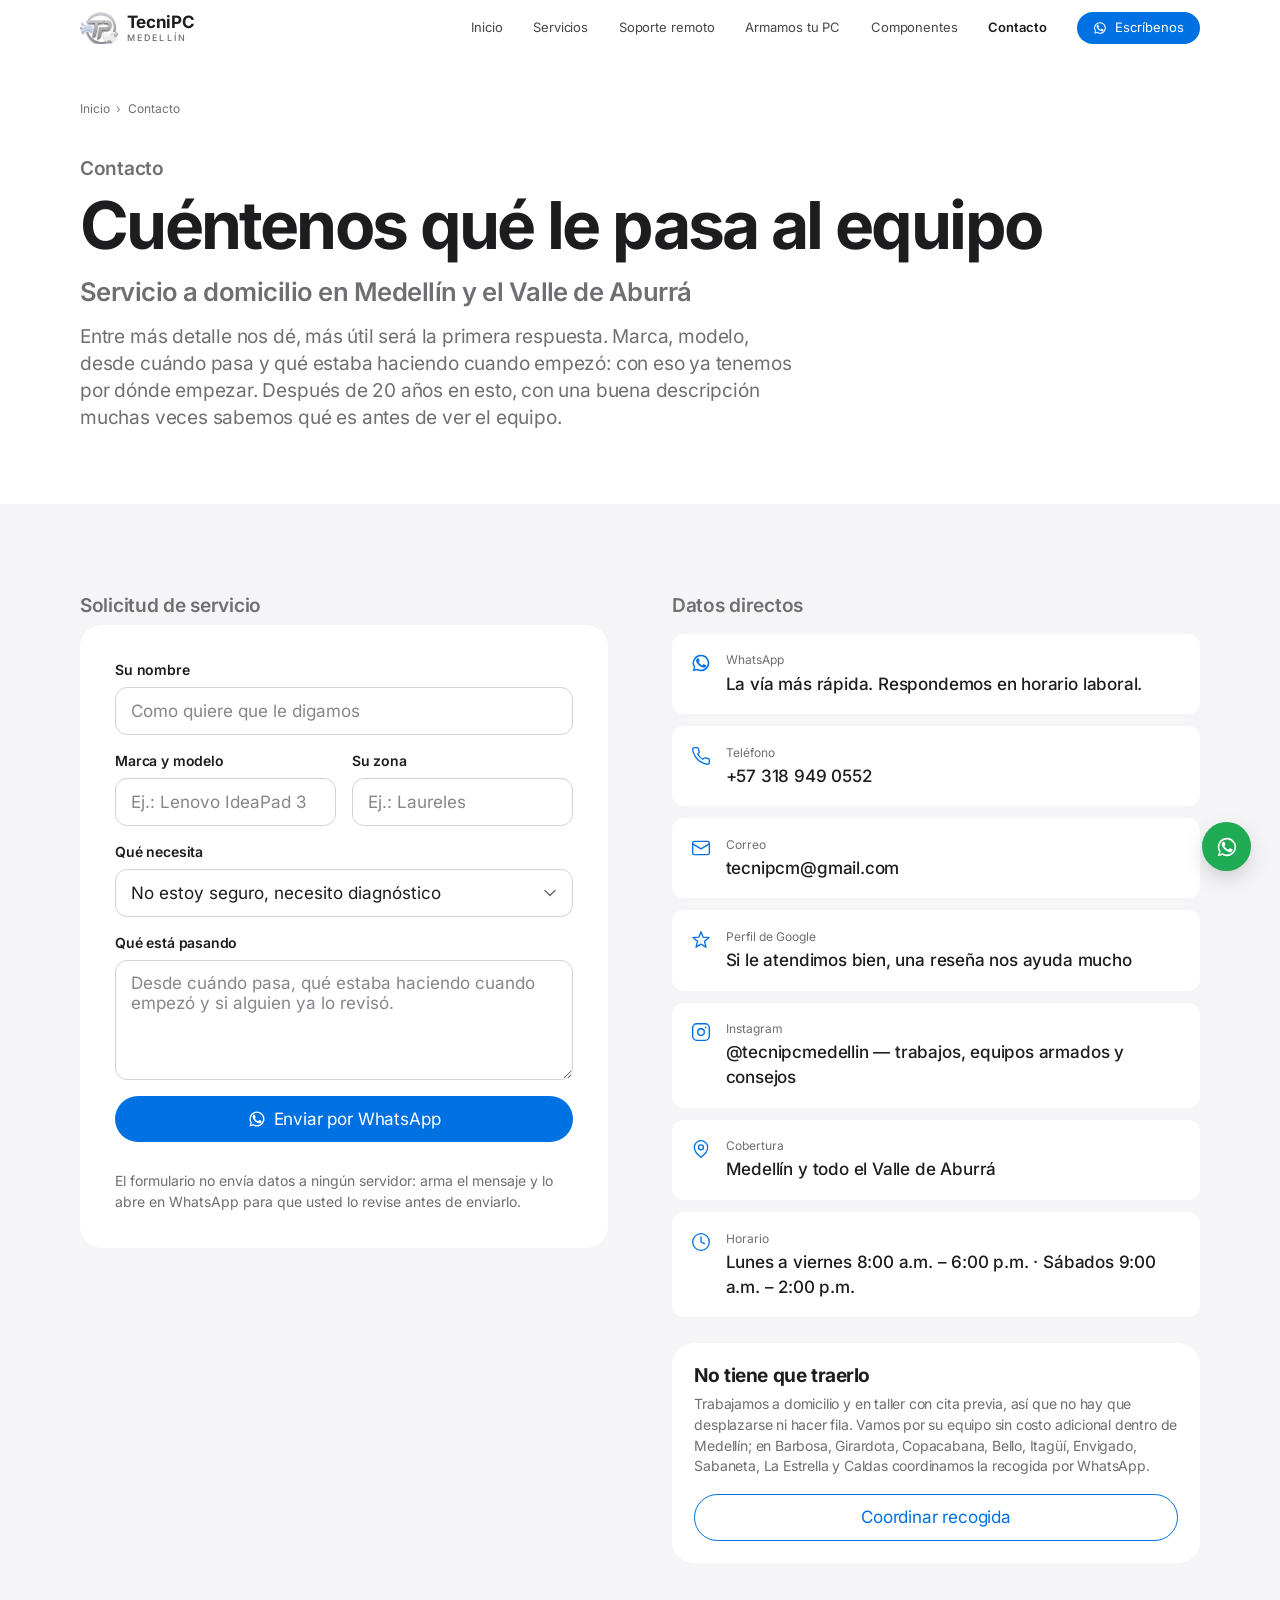
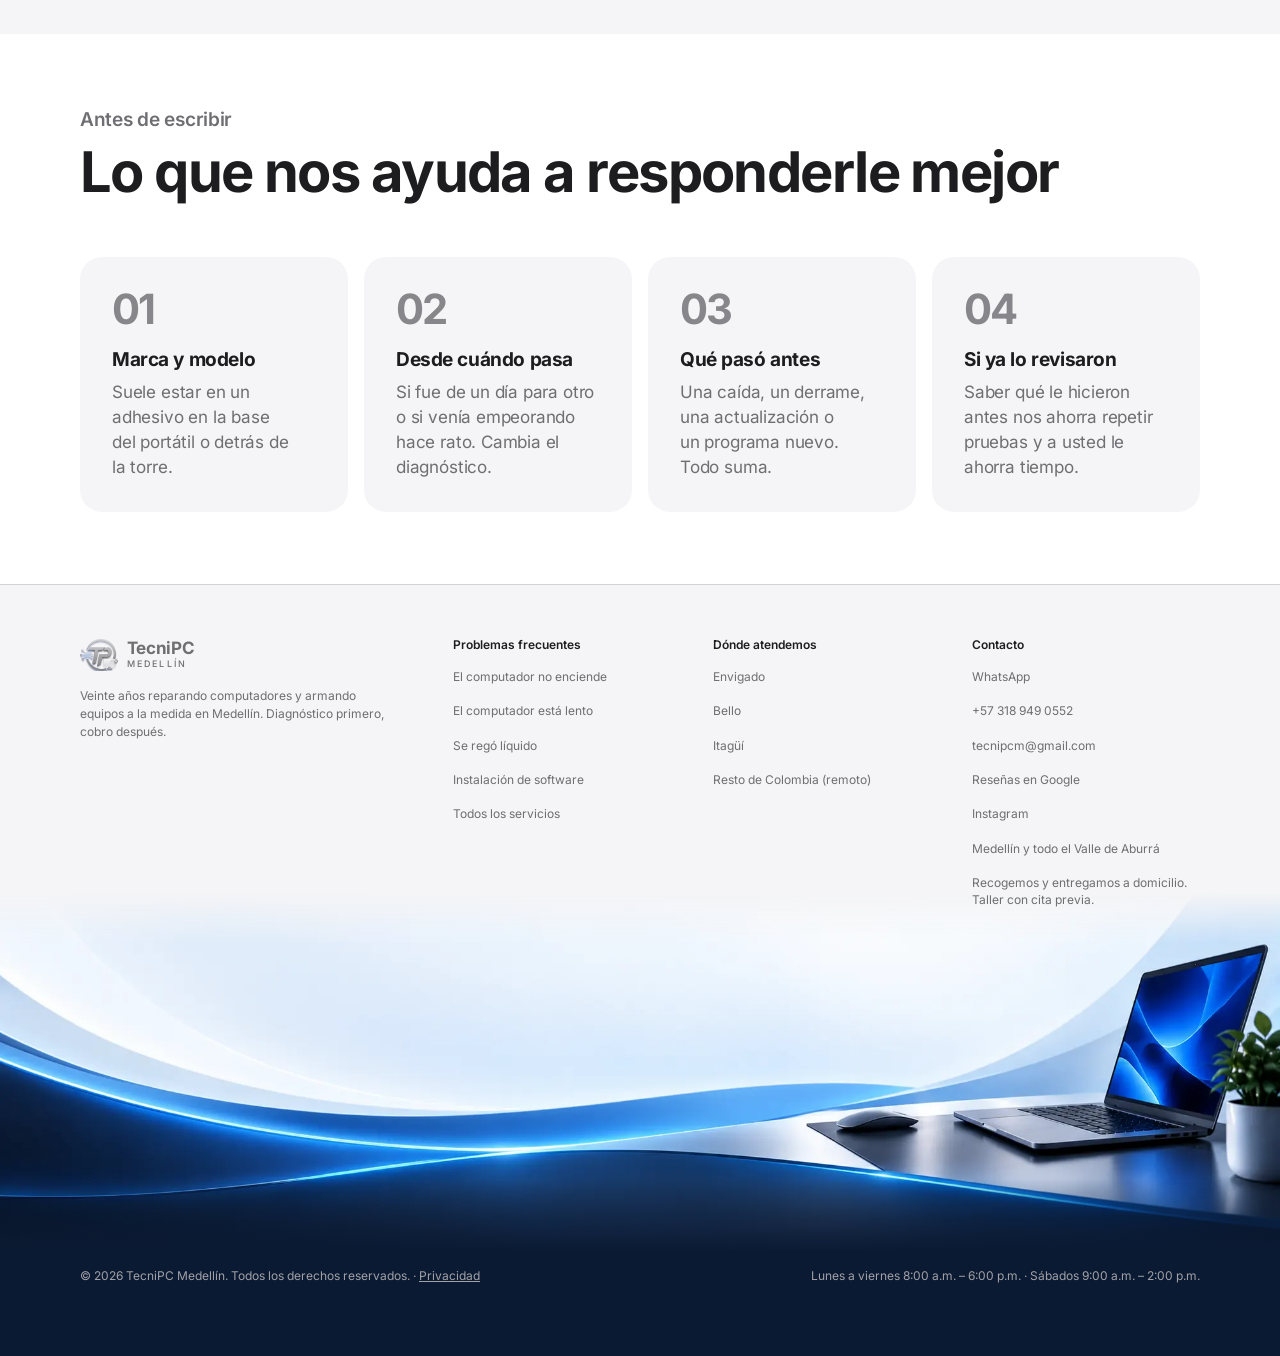
<file: contacto.html>
<!DOCTYPE html>
<html lang="es-CO">
<head>
<meta charset="utf-8">
<meta name="viewport" content="width=device-width, initial-scale=1, viewport-fit=cover">
<!-- Cabeceras de seguridad por etiqueta meta. GitHub Pages no permite
     configurarlas a nivel de servidor, pero el navegador respeta estas dos.
     HSTS y X-Frame-Options solo existen como cabecera HTTP: no se pueden
     declarar aquí. -->
<meta http-equiv="Content-Security-Policy" content="default-src 'self'; script-src 'self' 'unsafe-inline' https://www.googletagmanager.com; style-src 'self' 'unsafe-inline'; font-src 'self'; img-src 'self' data: https://www.googletagmanager.com https://www.google-analytics.com https://*.google-analytics.com https://www.google.com; connect-src 'self' https://www.google-analytics.com https://*.google-analytics.com https://*.analytics.google.com https://www.googletagmanager.com https://www.google.com; form-action 'self'; base-uri 'self'; object-src 'none'; upgrade-insecure-requests">
<meta name="referrer" content="strict-origin-when-cross-origin">

<!-- Google tag (gtag.js) -->
<script async src="https://www.googletagmanager.com/gtag/js?id=G-PQTKGCD9K3"></script>
<script>
  window.dataLayer = window.dataLayer || [];
  function gtag(){dataLayer.push(arguments);}
  gtag('js', new Date());
  gtag('config', 'G-PQTKGCD9K3');
</script>

<title>Contacto y servicio a domicilio | TecniPC Medellín</title>
<meta name="description" content="Escríbanos por WhatsApp y vamos por su equipo a donde esté en Medellín y el Valle de Aburrá. También atendemos en remoto en toda Colombia.">
<meta name="theme-color" content="#ffffff">
<link rel="canonical" href="https://tecnipcmedellin.com/contacto">

<meta property="og:type" content="website">
<meta property="og:locale" content="es_CO">
<meta property="og:site_name" content="TecniPC Medellín">
<meta property="og:title" content="Contacto y servicio a domicilio | TecniPC Medellín">
<meta property="og:description" content="Escríbanos por WhatsApp y vamos por su equipo a donde esté en Medellín y el Valle de Aburrá. También atendemos en remoto en toda Colombia.">
<meta property="og:url" content="https://tecnipcmedellin.com/contacto">
<meta property="og:image" content="https://tecnipcmedellin.com/assets/img/og-tecnipc-tp.jpg">
<meta name="twitter:card" content="summary_large_image">

<link rel="icon" href="favicon.ico" sizes="any">
<link rel="icon" href="assets/img/icono-192.png" type="image/png">
<link rel="apple-touch-icon" href="assets/img/icono-180.png">
<link rel="manifest" href="site.webmanifest">

<link rel="stylesheet" href="assets/css/estilos.css">
<script type="application/ld+json">
{
  "@context": "https://schema.org",
  "@type": "BreadcrumbList",
  "itemListElement": [
    {
      "@type": "ListItem",
      "position": 1,
      "name": "Inicio",
      "item": "https://tecnipcmedellin.com/"
    },
    {
      "@type": "ListItem",
      "position": 2,
      "name": "Contacto",
      "item": "https://tecnipcmedellin.com/contacto"
    }
  ]
}
</script>
</head>

<body>
<a class="salto-contenido" href="#contenido">Ir al contenido</a>

<header class="barra">
  <div class="envoltura barra__interior">
    <a class="marca" href="index.html">
      <img src="assets/img/emblema-tp.webp" width="108" height="90" alt="TecniPC Medellín">
      <span class="marca__texto">
        <span class="marca__nombre">TecniPC</span>
        <span class="marca__lugar">MEDELLÍN</span>
      </span>
    </a>

    <button class="boton-menu" type="button" aria-expanded="false" aria-controls="menu-principal" aria-label="Abrir menú">
      <span></span>
    </button>

    <nav class="menu" id="menu-principal" aria-label="Navegación principal" data-abierto="no">
      <a href="index.html">Inicio</a>
      <a href="servicios.html">Servicios</a>
      <a href="soporte-remoto.html">Soporte remoto</a>
      <a href="armamos-tu-pc.html">Armamos tu PC</a>
      <a href="componentes.html">Componentes</a>
      <a href="contacto.html" aria-current="page">Contacto</a>
      <a href="https://wa.me/573189490552?text=Hola%2C%20necesito%20una%20revisi%C3%B3n%20para%20mi%20equipo." class="boton boton--principal" data-wa="Hola, necesito una revisión para mi equipo.">
        <svg viewBox="0 0 24 24" fill="currentColor" aria-hidden="true"><path d="M17.5 14.4c-.3-.2-1.7-.9-2-1-.3-.1-.5-.2-.7.1-.2.3-.7 1-.9 1.2-.2.2-.3.2-.6.1-1.7-.9-2.9-1.6-4-3.6-.3-.5.3-.5.9-1.6.1-.2 0-.4 0-.5 0-.2-.7-1.6-.9-2.2-.2-.6-.5-.5-.7-.5h-.6c-.2 0-.5.1-.8.4-.3.3-1 1-1 2.5s1.1 2.9 1.2 3.1c.1.2 2.1 3.2 5.1 4.5 1.9.8 2.6.9 3.5.7.6-.1 1.7-.7 1.9-1.4.2-.7.2-1.2.2-1.4-.1-.1-.3-.2-.6-.4z"/><path d="M12 2a10 10 0 0 0-8.6 15.1L2 22l5-1.3A10 10 0 1 0 12 2zm0 18.2c-1.5 0-3-.4-4.3-1.2l-.3-.2-3.1.8.8-3-.2-.3A8.2 8.2 0 1 1 12 20.2z"/></svg>
        Escríbenos
      </a>
    </nav>
  </div>
</header>

<main id="contenido">

<section class="bloque bloque--ajustado encabezado-pagina">
  <div class="envoltura">
<nav class="migas" aria-label="Ruta">
  <ol>
    <li><a href="index.html">Inicio</a></li>
    <li aria-current="page">Contacto</li>
  </ol>
</nav>

    <div>
      <p class="rotulo">Contacto</p>
      <h1 class="titulo-bloque">Cuéntenos qué le pasa al equipo</h1>
      <h2 class="subtitulo-pagina">Servicio a domicilio en Medellín y el Valle de Aburrá</h2>
      <p class="entradilla">
        Entre más detalle nos dé, más útil será la primera respuesta. Marca, modelo, desde cuándo
        pasa y qué estaba haciendo cuando empezó: con eso ya tenemos por dónde empezar.
        Después de 20 años en esto, con una buena descripción muchas veces sabemos qué es
        antes de ver el equipo.
      </p>
    </div>
  </div>
</section>

<section class="bloque bloque--ajustado">
  <div class="envoltura cobertura">

    <div data-aparece="0">
      <h2 class="rotulo" style="color:var(--acero-tenue)">Solicitud de servicio</h2>
      <form class="formulario" id="forma-contacto">
        <div class="campo">
          <label for="nombre">Su nombre</label>
          <input id="nombre" name="nombre" type="text" autocomplete="name" placeholder="Como quiere que le digamos" required>
        </div>

        <div class="pareja">
          <div class="campo">
            <label for="equipo">Marca y modelo</label>
            <input id="equipo" name="equipo" type="text" placeholder="Ej.: Lenovo IdeaPad 3" required>
          </div>
          <div class="campo">
            <label for="zona">Su zona</label>
            <input id="zona" name="zona" type="text" placeholder="Ej.: Laureles" required>
          </div>
        </div>

        <div class="campo">
          <label for="servicio">Qué necesita</label>
          <select id="servicio" name="servicio">
            <option>No estoy seguro, necesito diagnóstico</option>
            <option>El equipo no enciende</option>
            <option>Va muy lento</option>
            <option>Se calienta o suena mucho</option>
            <option>Pantalla azul o se reinicia</option>
            <option>Virus o publicidad</option>
            <option>Recuperar archivos</option>
            <option>Se regó líquido</option>
            <option>Mantenimiento preventivo</option>
            <option>Cambio a disco SSD</option>
            <option>Quiero armar un PC</option>
            <option>Soporte para empresa</option>
          </select>
        </div>

        <div class="campo">
          <label for="detalle">Qué está pasando</label>
          <textarea id="detalle" name="detalle" placeholder="Desde cuándo pasa, qué estaba haciendo cuando empezó y si alguien ya lo revisó." required></textarea>
        </div>

        <button class="boton boton--principal boton--ancho" type="submit">
<svg viewBox="0 0 24 24" fill="currentColor" aria-hidden="true"><path d="M17.5 14.4c-.3-.2-1.7-.9-2-1-.3-.1-.5-.2-.7.1-.2.3-.7 1-.9 1.2-.2.2-.3.2-.6.1-1.7-.9-2.9-1.6-4-3.6-.3-.5.3-.5.9-1.6.1-.2 0-.4 0-.5 0-.2-.7-1.6-.9-2.2-.2-.6-.5-.5-.7-.5h-.6c-.2 0-.5.1-.8.4-.3.3-1 1-1 2.5s1.1 2.9 1.2 3.1c.1.2 2.1 3.2 5.1 4.5 1.9.8 2.6.9 3.5.7.6-.1 1.7-.7 1.9-1.4.2-.7.2-1.2.2-1.4-.1-.1-.3-.2-.6-.4z"/><path d="M12 2a10 10 0 0 0-8.6 15.1L2 22l5-1.3A10 10 0 1 0 12 2zm0 18.2c-1.5 0-3-.4-4.3-1.2l-.3-.2-3.1.8.8-3-.2-.3A8.2 8.2 0 1 1 12 20.2z"/></svg>
          Enviar por WhatsApp
        </button>

        <p class="nota" id="aviso-forma" role="status" hidden></p>
        <p class="nota">
          El formulario no envía datos a ningún servidor: arma el mensaje y lo abre en WhatsApp
          para que usted lo revise antes de enviarlo.
        </p>
      </form>
    </div>

    <div data-aparece="1">
      <h2 class="rotulo" style="color:var(--acero-tenue)">Datos directos</h2>
      <dl class="contactos">

        <a href="https://wa.me/573189490552?text=Hola%2C%20necesito%20una%20revisi%C3%B3n%20para%20mi%20equipo." class="contacto-item" data-wa="Hola, necesito una revisión para mi equipo." target="_blank" rel="noopener">
<svg viewBox="0 0 24 24" fill="currentColor" aria-hidden="true"><path d="M17.5 14.4c-.3-.2-1.7-.9-2-1-.3-.1-.5-.2-.7.1-.2.3-.7 1-.9 1.2-.2.2-.3.2-.6.1-1.7-.9-2.9-1.6-4-3.6-.3-.5.3-.5.9-1.6.1-.2 0-.4 0-.5 0-.2-.7-1.6-.9-2.2-.2-.6-.5-.5-.7-.5h-.6c-.2 0-.5.1-.8.4-.3.3-1 1-1 2.5s1.1 2.9 1.2 3.1c.1.2 2.1 3.2 5.1 4.5 1.9.8 2.6.9 3.5.7.6-.1 1.7-.7 1.9-1.4.2-.7.2-1.2.2-1.4-.1-.1-.3-.2-.6-.4z"/><path d="M12 2a10 10 0 0 0-8.6 15.1L2 22l5-1.3A10 10 0 1 0 12 2zm0 18.2c-1.5 0-3-.4-4.3-1.2l-.3-.2-3.1.8.8-3-.2-.3A8.2 8.2 0 1 1 12 20.2z"/></svg>
          <div>
            <dt>WhatsApp</dt>
            <dd>La vía más rápida. Respondemos en horario laboral.</dd>
          </div>
        </a>

        <a class="contacto-item" data-negocio="telefono" data-conservar-texto href="#">
<svg viewBox="0 0 24 24" fill="none" stroke="currentColor" stroke-width="1.6" stroke-linecap="round" stroke-linejoin="round" aria-hidden="true"><path d="M22 16.9v3a2 2 0 0 1-2.2 2 19.8 19.8 0 0 1-8.6-3.1 19.5 19.5 0 0 1-6-6A19.8 19.8 0 0 1 2 4.2 2 2 0 0 1 4 2h3a2 2 0 0 1 2 1.7c.1 1 .4 1.9.7 2.8a2 2 0 0 1-.5 2.1L8.1 9.9a16 16 0 0 0 6 6l1.3-1.1a2 2 0 0 1 2.1-.5c.9.3 1.8.6 2.8.7a2 2 0 0 1 1.7 2z"/></svg>
          <div>
            <dt>Teléfono</dt>
            <dd data-negocio="telefono">+57 318 949 0552</dd>
          </div>
        </a>

        <a class="contacto-item" data-negocio="correo" data-conservar-texto href="#">
<svg viewBox="0 0 24 24" fill="none" stroke="currentColor" stroke-width="1.6" stroke-linecap="round" stroke-linejoin="round" aria-hidden="true"><rect x="2" y="4" width="20" height="16" rx="2"/><path d="m22 7-10 6L2 7"/></svg>
          <div>
            <dt>Correo</dt>
            <dd data-negocio="correo">tecnipcm@gmail.com</dd>
          </div>
        </a>

        <a class="contacto-item" href="https://share.google/IcBnKN3yh6U7qgad1" target="_blank" rel="noopener">
          <svg viewBox="0 0 24 24" fill="none" stroke="currentColor" stroke-width="1.6" stroke-linecap="round" stroke-linejoin="round" aria-hidden="true"><path d="m12 2 2.6 6.6 7.1.5-5.5 4.5 1.8 6.9L12 16.9 5.99 20.5l1.8-6.9L2.3 9.1l7.1-.5z"/></svg>
          <div>
            <dt>Perfil de Google</dt>
            <dd>Si le atendimos bien, una reseña nos ayuda mucho</dd>
          </div>
        </a>

        <a class="contacto-item" href="https://www.instagram.com/tecnipcmedellin/" target="_blank" rel="noopener">
          <svg viewBox="0 0 24 24" fill="none" stroke="currentColor" stroke-width="1.7" stroke-linecap="round" stroke-linejoin="round" aria-hidden="true"><rect x="2" y="2" width="20" height="20" rx="5"/><circle cx="12" cy="12" r="4"/><circle cx="17.5" cy="6.5" r="1" fill="currentColor" stroke="none"/></svg>
          <div>
            <dt>Instagram</dt>
            <dd>@tecnipcmedellin — trabajos, equipos armados y consejos</dd>
          </div>
        </a>

        <div class="contacto-item">
<svg viewBox="0 0 24 24" fill="none" stroke="currentColor" stroke-width="1.6" stroke-linecap="round" stroke-linejoin="round" aria-hidden="true"><path d="M20 10c0 6-8 12-8 12s-8-6-8-12a8 8 0 0 1 16 0z"/><circle cx="12" cy="10" r="3"/></svg>
          <div>
            <dt>Cobertura</dt>
            <dd data-negocio="cobertura">Medellín y todo el Valle de Aburrá</dd>
          </div>
        </div>

        <div class="contacto-item">
<svg viewBox="0 0 24 24" fill="none" stroke="currentColor" stroke-width="1.6" stroke-linecap="round" stroke-linejoin="round" aria-hidden="true"><circle cx="12" cy="12" r="10"/><path d="M12 6v6l4 2"/></svg>
          <div>
            <dt>Horario</dt>
            <dd data-negocio="horario">Lunes a viernes 8:00 a.m. – 6:00 p.m. · Sábados 9:00 a.m. – 2:00 p.m.</dd>
          </div>
        </div>

      </dl>

      <div class="aviso-domicilio">
        <h3 class="pieza__nombre">No tiene que traerlo</h3>
        <p class="pieza__texto">
          Trabajamos a domicilio y en taller con cita previa, así que no hay que desplazarse
          ni hacer fila. Vamos por su equipo sin costo adicional dentro de Medellín; en Barbosa,
          Girardota, Copacabana, Bello, Itagüí, Envigado, Sabaneta, La Estrella y Caldas
          coordinamos la recogida por WhatsApp.
        </p>
        <p class="acciones" style="margin-top:1.1rem">
          <a href="https://wa.me/573189490552?text=Hola%2C%20quiero%20coordinar%20la%20recogida%20de%20mi%20equipo.%20Estoy%20en%20____." class="boton boton--linea boton--ancho" data-wa="Hola, quiero coordinar la recogida de mi equipo. Estoy en ____.">Coordinar recogida</a>
        </p>
      </div>
    </div>

  </div>
</section>

<section class="bloque bloque--ajustado filo">
  <div class="envoltura">
    <header class="cabeza-bloque" data-aparece="0">
      <p class="rotulo">Antes de escribir</p>
      <h2 class="titulo-bloque">Lo que nos ayuda a responderle mejor</h2>
    </header>

    <div class="proceso" data-aparece="1">
      <article class="paso">
        <p class="paso__numero">01</p>
        <h3 class="paso__titulo">Marca y modelo</h3>
        <p class="paso__texto">Suele estar en un adhesivo en la base del portátil o detrás de la torre.</p>
      </article>
      <article class="paso">
        <p class="paso__numero">02</p>
        <h3 class="paso__titulo">Desde cuándo pasa</h3>
        <p class="paso__texto">Si fue de un día para otro o si venía empeorando hace rato. Cambia el diagnóstico.</p>
      </article>
      <article class="paso">
        <p class="paso__numero">03</p>
        <h3 class="paso__titulo">Qué pasó antes</h3>
        <p class="paso__texto">Una caída, un derrame, una actualización o un programa nuevo. Todo suma.</p>
      </article>
      <article class="paso">
        <p class="paso__numero">04</p>
        <h3 class="paso__titulo">Si ya lo revisaron</h3>
        <p class="paso__texto">Saber qué le hicieron antes nos ahorra repetir pruebas y a usted le ahorra tiempo.</p>
      </article>
    </div>
  </div>
</section>

</main>

<footer class="pie">
  <div class="envoltura pie__interior">
    <div class="pie__reja">

      <div>
        <a class="marca" href="index.html">
          <img src="assets/img/emblema-tp.webp" width="108" height="90" alt="TecniPC Medellín">
          <span class="marca__texto">
            <span class="marca__nombre">TecniPC</span>
            <span class="marca__lugar">MEDELLÍN</span>
          </span>
        </a>
        <p class="pie__texto">
          Veinte años reparando computadores y armando equipos a la medida en Medellín.
          Diagnóstico primero, cobro después.
        </p>
      </div>

      <div>
        <h3>Problemas frecuentes</h3>
        <ul class="pie__lista">
          <li><a href="computador-no-enciende.html">El computador no enciende</a></li>
          <li><a href="computador-lento.html">El computador está lento</a></li>
          <li><a href="liquido-en-el-portatil.html">Se regó líquido</a></li>
          <li><a href="instalacion-de-software.html">Instalación de software</a></li>
          <li><a href="servicios.html">Todos los servicios</a></li>
        </ul>
      </div>

      <div>
        <h3>Dónde atendemos</h3>
        <ul class="pie__lista">
          <li><a href="reparacion-computadores-envigado.html">Envigado</a></li>
          <li><a href="reparacion-computadores-bello.html">Bello</a></li>
          <li><a href="reparacion-computadores-itagui.html">Itagüí</a></li>
          <li><a href="soporte-remoto.html">Resto de Colombia (remoto)</a></li>
        </ul>
      </div>

      <div>
        <h3>Contacto</h3>
        <ul class="pie__lista">
          <li><a data-negocio="whatsapp" data-conservar-texto href="https://wa.me/573189490552">WhatsApp</a></li>
          <li><a data-negocio="telefono" href="tel:+573189490552">+57 318 949 0552</a></li>
          <li><a data-negocio="correo" href="mailto:tecnipcm@gmail.com">tecnipcm@gmail.com</a></li>
          <li><a href="https://share.google/IcBnKN3yh6U7qgad1" target="_blank" rel="noopener">Reseñas en Google</a></li>
          <li><a href="https://www.instagram.com/tecnipcmedellin/" target="_blank" rel="noopener">Instagram</a></li>
          <li><span data-negocio="cobertura">Medellín y todo el Valle de Aburrá</span></li>
          <li><span data-negocio="entrega">Recogemos y entregamos a domicilio. Taller con cita previa.</span></li>
        </ul>
      </div>

    </div>

    <img class="pie__fondo" src="assets/img/pie-escritorio.webp" srcset="assets/img/pie-escritorio-1000.webp 1000w, assets/img/pie-escritorio.webp 2000w" sizes="100vw" width="2000" height="721" alt="" aria-hidden="true" loading="lazy" decoding="async">
    <div class="pie__base">
      <p>© <span data-anio>2026</span> TecniPC Medellín. Todos los derechos reservados. · <a href="privacidad.html">Privacidad</a></p>
      <p data-negocio="horario">Lunes a viernes 8:00 a.m. – 6:00 p.m. · Sábados 9:00 a.m. – 2:00 p.m.</p>
    </div>
  </div>
</footer>

<a href="https://wa.me/573189490552?text=Hola%2C%20necesito%20una%20revisi%C3%B3n%20para%20mi%20equipo." class="flotante" data-wa="Hola, necesito una revisión para mi equipo." target="_blank" rel="noopener" aria-label="Escribir por WhatsApp">
  <svg viewBox="0 0 24 24" fill="currentColor" aria-hidden="true"><path d="M17.5 14.4c-.3-.2-1.7-.9-2-1-.3-.1-.5-.2-.7.1-.2.3-.7 1-.9 1.2-.2.2-.3.2-.6.1-1.7-.9-2.9-1.6-4-3.6-.3-.5.3-.5.9-1.6.1-.2 0-.4 0-.5 0-.2-.7-1.6-.9-2.2-.2-.6-.5-.5-.7-.5h-.6c-.2 0-.5.1-.8.4-.3.3-1 1-1 2.5s1.1 2.9 1.2 3.1c.1.2 2.1 3.2 5.1 4.5 1.9.8 2.6.9 3.5.7.6-.1 1.7-.7 1.9-1.4.2-.7.2-1.2.2-1.4-.1-.1-.3-.2-.6-.4z"/><path d="M12 2a10 10 0 0 0-8.6 15.1L2 22l5-1.3A10 10 0 1 0 12 2zm0 18.2c-1.5 0-3-.4-4.3-1.2l-.3-.2-3.1.8.8-3-.2-.3A8.2 8.2 0 1 1 12 20.2z"/></svg>
  <span>Escríbenos</span>
</a>

<script src="assets/js/sitio.js"></script>
</body>
</html>
</file>
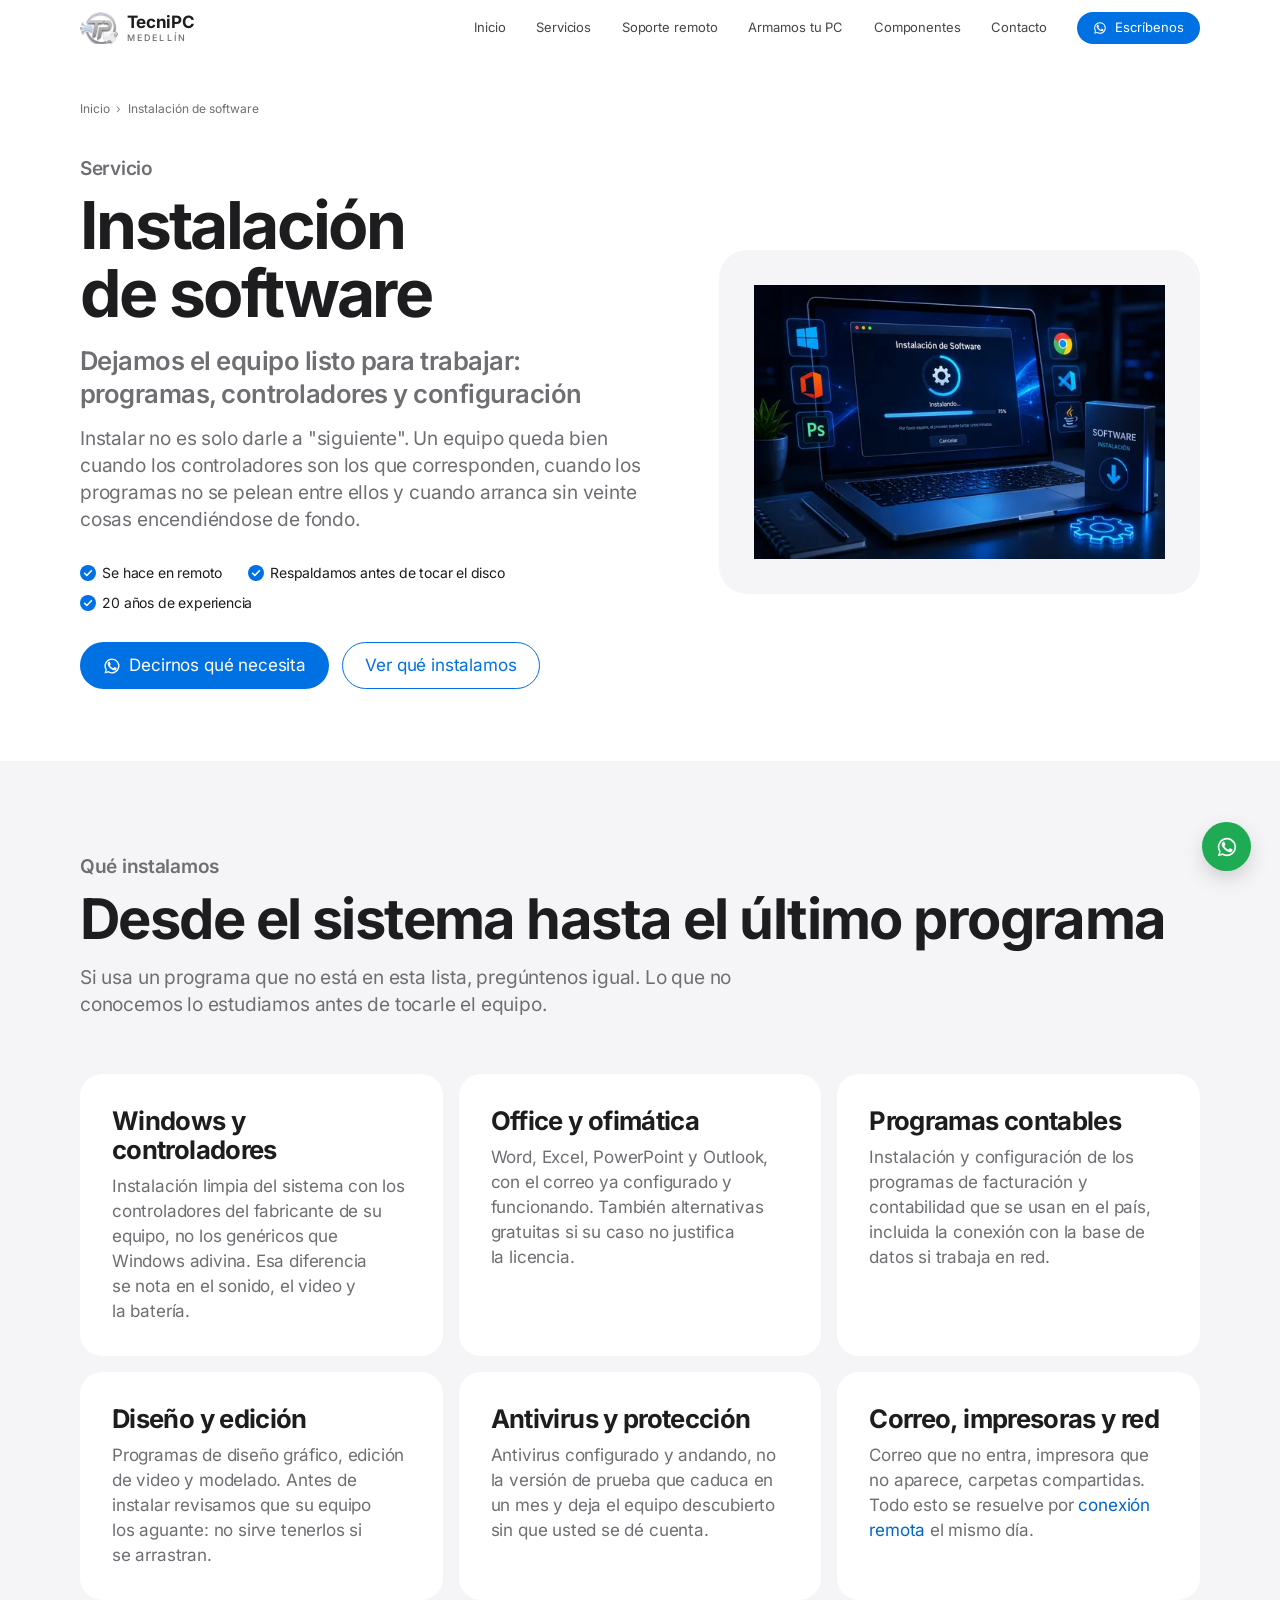
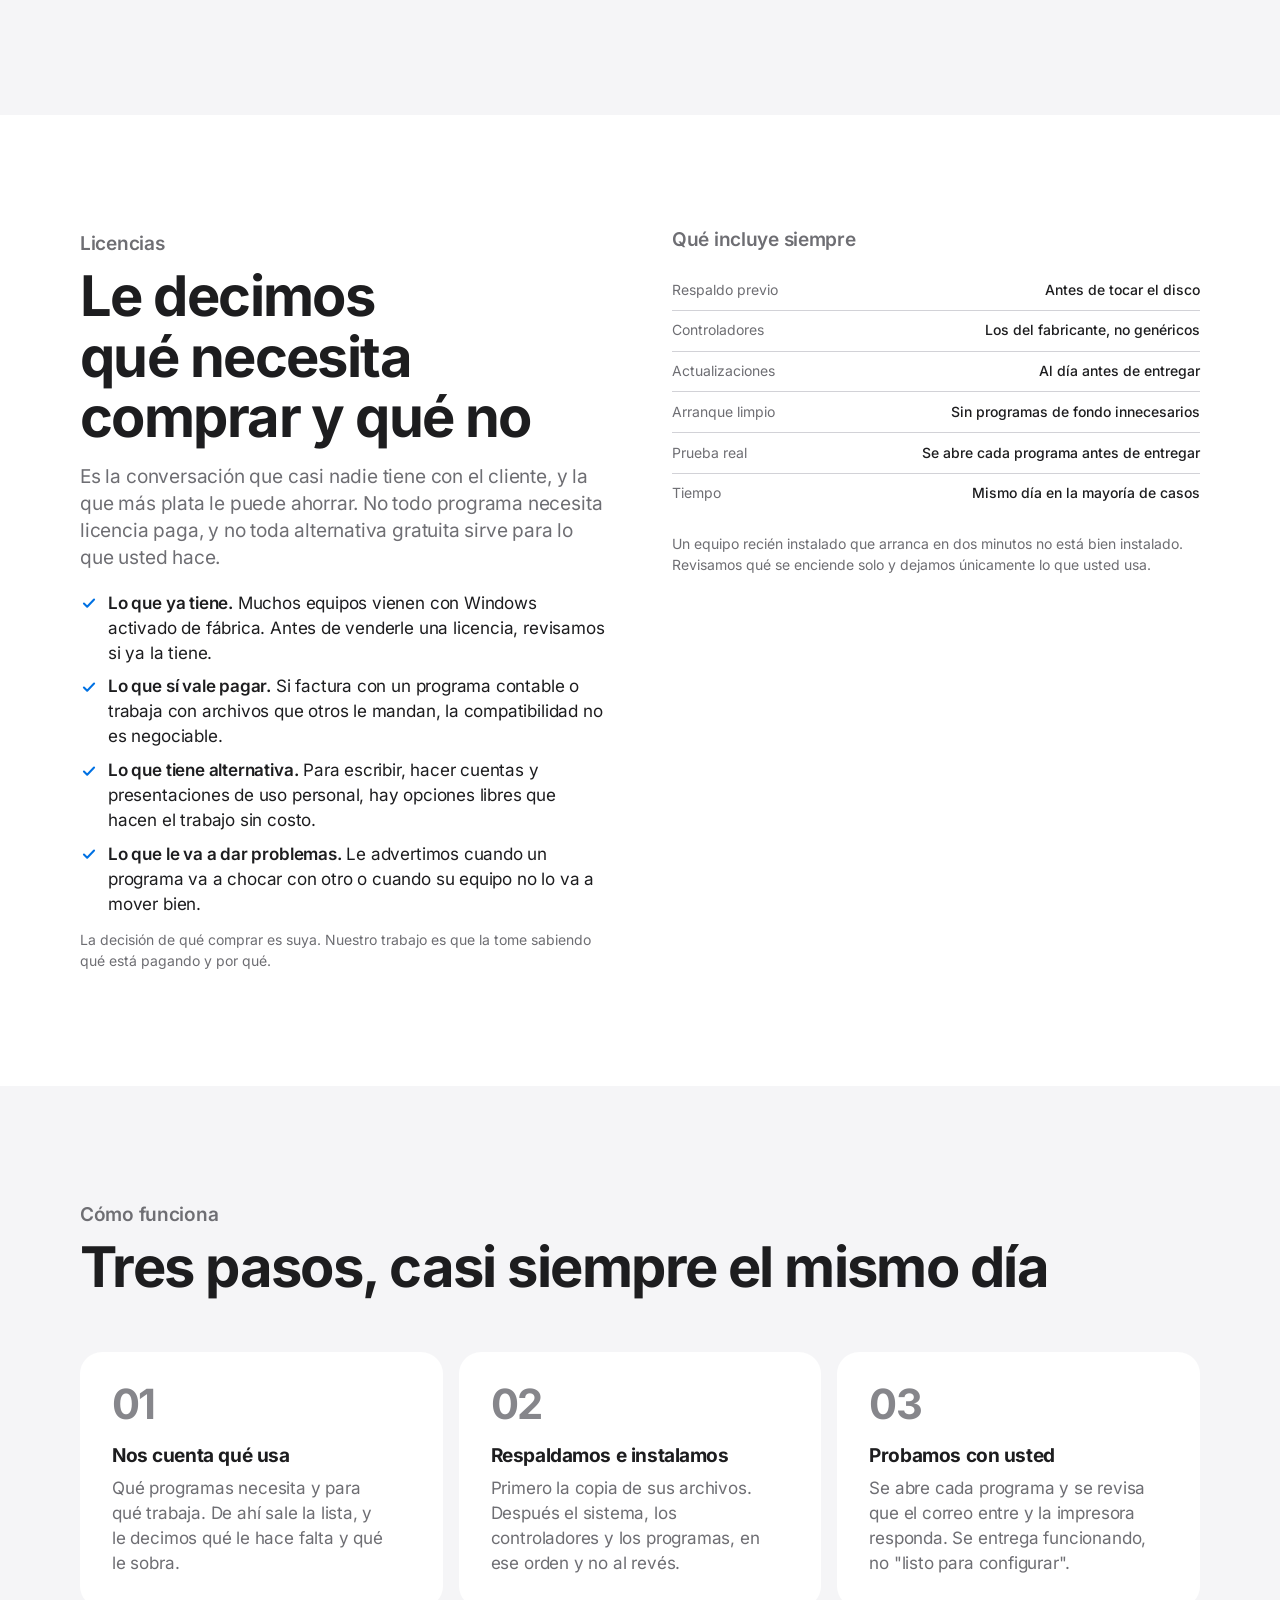
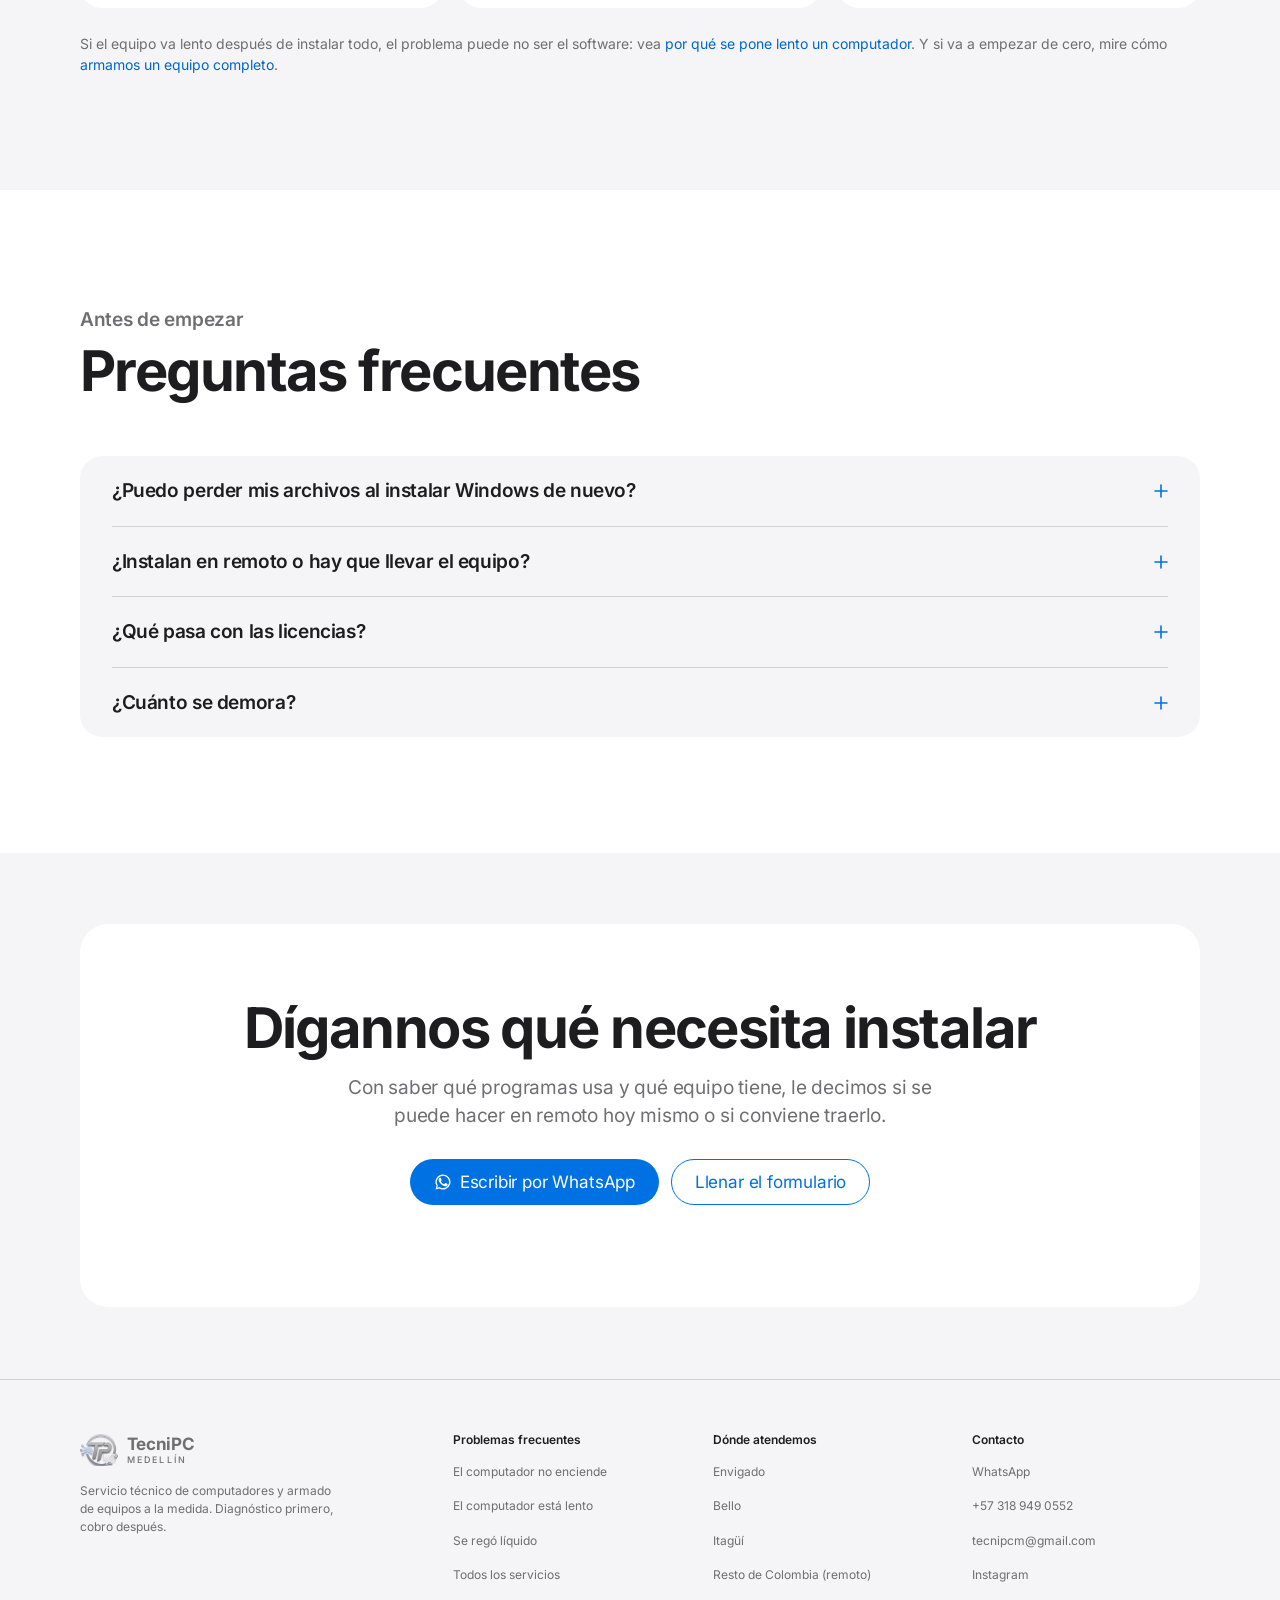
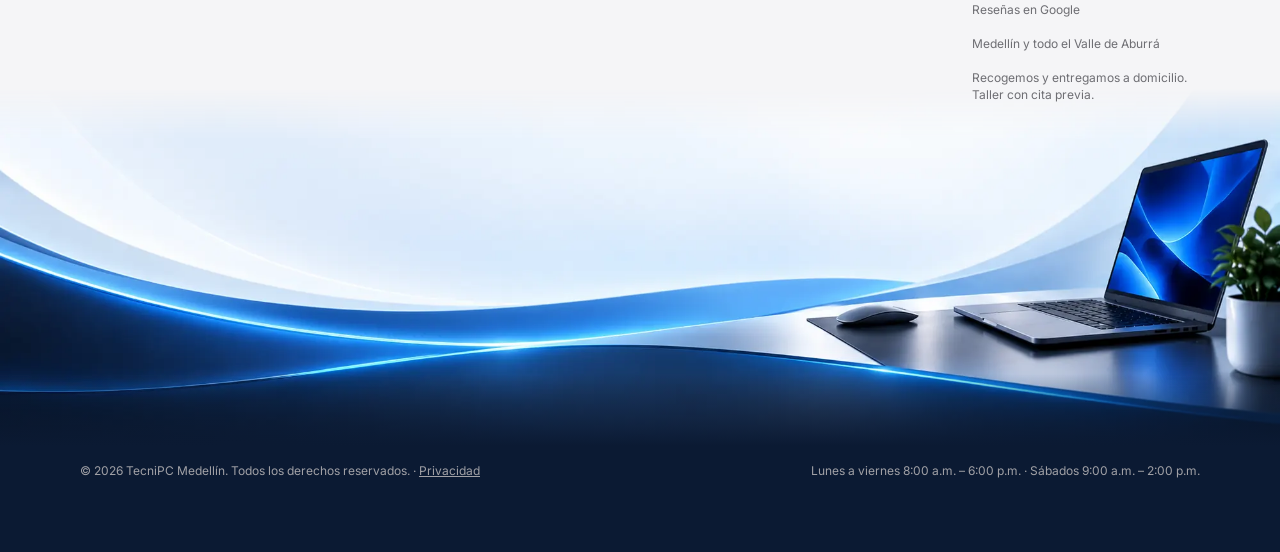
<file: instalacion-de-software.html>
<!DOCTYPE html>
<html lang="es-CO">
<head>
<meta charset="utf-8">
<meta name="viewport" content="width=device-width, initial-scale=1, viewport-fit=cover">
<!-- Cabeceras de seguridad por etiqueta meta. GitHub Pages no permite
     configurarlas a nivel de servidor, pero el navegador respeta estas dos.
     HSTS y X-Frame-Options solo existen como cabecera HTTP: no se pueden
     declarar aquí. -->
<meta http-equiv="Content-Security-Policy" content="default-src 'self'; script-src 'self' 'unsafe-inline' https://www.googletagmanager.com; style-src 'self' 'unsafe-inline'; font-src 'self'; img-src 'self' data: https://www.googletagmanager.com https://www.google-analytics.com https://*.google-analytics.com https://www.google.com; connect-src 'self' https://www.google-analytics.com https://*.google-analytics.com https://*.analytics.google.com https://www.googletagmanager.com https://www.google.com; form-action 'self'; base-uri 'self'; object-src 'none'; upgrade-insecure-requests">
<meta name="referrer" content="strict-origin-when-cross-origin">

<!-- Google tag (gtag.js) -->
<script async src="https://www.googletagmanager.com/gtag/js?id=G-PQTKGCD9K3"></script>
<script>
  window.dataLayer = window.dataLayer || [];
  function gtag(){dataLayer.push(arguments);}
  gtag('js', new Date());
  gtag('config', 'G-PQTKGCD9K3');
</script>

<title>Instalación de software y programas | TecniPC Medellín</title>
<meta name="description" content="Instalamos Windows con controladores, Office, programas contables y de diseño, antivirus, correo e impresoras. En remoto o en taller. Medellín y toda Colombia.">
<meta name="theme-color" content="#ffffff">
<link rel="canonical" href="https://tecnipcmedellin.com/instalacion-de-software">

<meta property="og:type" content="article">
<meta property="og:locale" content="es_CO">
<meta property="og:site_name" content="TecniPC Medellín">
<meta property="og:title" content="Instalación de software y programas | TecniPC Medellín">
<meta property="og:description" content="Instalamos Windows con controladores, Office, programas contables y de diseño, antivirus, correo e impresoras. En remoto o en taller. Medellín y toda Colombia.">
<meta property="og:url" content="https://tecnipcmedellin.com/instalacion-de-software">
<meta property="og:image" content="https://tecnipcmedellin.com/assets/img/og-tecnipc-tp.jpg">
<meta name="twitter:card" content="summary_large_image">

<link rel="icon" href="favicon.ico" sizes="any">
<link rel="icon" href="assets/img/icono-192.png" type="image/png">
<link rel="apple-touch-icon" href="assets/img/icono-180.png">
<link rel="manifest" href="site.webmanifest">

<link rel="stylesheet" href="assets/css/estilos.css">
<script type="application/ld+json">
{
  "@context": "https://schema.org",
  "@type": "Service",
  "serviceType": "Instalación y configuración de software",
  "name": "Instalación de software y programas",
  "description": "Instalación de Windows con controladores, Office, programas contables y de diseño, antivirus y configuración de correo e impresoras. Se hace en remoto o en taller.",
  "provider": {
    "@type": "ComputerRepairService",
    "@id": "https://tecnipcmedellin.com/#negocio",
    "name": "TecniPC Medellín",
    "telephone": "+57 318 949 0552",
    "email": "tecnipcm@gmail.com",
    "url": "https://tecnipcmedellin.com/",
    "sameAs": [
      "https://www.instagram.com/tecnipcmedellin/"
    ]
  },
  "areaServed": [
    {
      "@type": "City",
      "name": "Medellín"
    },
    {
      "@type": "Country",
      "name": "Colombia"
    }
  ],
  "availableChannel": {
    "@type": "ServiceChannel",
    "serviceUrl": "https://tecnipcmedellin.com/instalacion-de-software",
    "servicePhone": "+57 318 949 0552"
  }
}
</script>
<script type="application/ld+json">
{
  "@context": "https://schema.org",
  "@type": "FAQPage",
  "mainEntity": [
    {
      "@type": "Question",
      "name": "¿Puedo perder mis archivos al instalar Windows de nuevo?",
      "acceptedAnswer": { "@type": "Answer", "text": "No, si se hace con respaldo previo. Antes de tocar el disco copiamos sus documentos, fotos y escritorio. Si el equipo trae un solo disco y hay que formatear, se lo avisamos y confirmamos con usted qué se respalda." }
    },
    {
      "@type": "Question",
      "name": "¿Instalan en remoto o hay que llevar el equipo?",
      "acceptedAnswer": { "@type": "Answer", "text": "La mayoría se hace en remoto, sin mover el equipo: programas, correo, impresoras, antivirus y configuración. Solo la reinstalación completa de Windows desde cero requiere tenerlo en el banco." }
    },
    {
      "@type": "Question",
      "name": "¿Qué pasa con las licencias?",
      "acceptedAnswer": { "@type": "Answer", "text": "Le decimos qué necesita licencia de verdad, qué trae el equipo incluido y en qué casos existe una alternativa gratuita que hace lo mismo. La decisión de qué comprar es suya; nuestro trabajo es que la tome informado." }
    },
    {
      "@type": "Question",
      "name": "¿Cuánto se demora?",
      "acceptedAnswer": { "@type": "Answer", "text": "Instalar un programa y configurarlo toma menos de una hora. Un equipo desde cero con Windows, controladores y todos los programas de trabajo toma entre cuatro y ocho horas, normalmente el mismo día." }
    }
  ]
}
</script>
<script type="application/ld+json">
{
  "@context": "https://schema.org",
  "@type": "BreadcrumbList",
  "itemListElement": [
    {
      "@type": "ListItem",
      "position": 1,
      "name": "Inicio",
      "item": "https://tecnipcmedellin.com/"
    },
    {
      "@type": "ListItem",
      "position": 2,
      "name": "Instalación de software",
      "item": "https://tecnipcmedellin.com/instalacion-de-software"
    }
  ]
}
</script>
</head>

<body>
<a class="salto-contenido" href="#contenido">Ir al contenido</a>

<header class="barra">
  <div class="envoltura barra__interior">
    <a class="marca" href="index.html">
      <img src="assets/img/emblema-tp.webp" width="108" height="90" alt="TecniPC Medellín">
      <span class="marca__texto">
        <span class="marca__nombre">TecniPC</span>
        <span class="marca__lugar">MEDELLÍN</span>
      </span>
    </a>
    <button class="boton-menu" type="button" aria-expanded="false" aria-controls="menu-principal" aria-label="Abrir menú">
      <span></span>
    </button>
    <nav class="menu" id="menu-principal" aria-label="Navegación principal" data-abierto="no">
      <a href="index.html">Inicio</a>
      <a href="servicios.html">Servicios</a>
      <a href="soporte-remoto.html">Soporte remoto</a>
      <a href="armamos-tu-pc.html">Armamos tu PC</a>
      <a href="componentes.html">Componentes</a>
      <a href="contacto.html">Contacto</a>
      <a class="boton boton--principal" href="https://wa.me/573189490552?text=Hola%2C%20necesito%20una%20revisi%C3%B3n%20para%20mi%20equipo." data-wa="Hola, necesito una revisión para mi equipo.">
        <svg viewBox="0 0 24 24" fill="currentColor" aria-hidden="true"><path d="M17.5 14.4c-.3-.2-1.7-.9-2-1-.3-.1-.5-.2-.7.1-.2.3-.7 1-.9 1.2-.2.2-.3.2-.6.1-1.7-.9-2.9-1.6-4-3.6-.3-.5.3-.5.9-1.6.1-.2 0-.4 0-.5 0-.2-.7-1.6-.9-2.2-.2-.6-.5-.5-.7-.5h-.6c-.2 0-.5.1-.8.4-.3.3-1 1-1 2.5s1.1 2.9 1.2 3.1c.1.2 2.1 3.2 5.1 4.5 1.9.8 2.6.9 3.5.7.6-.1 1.7-.7 1.9-1.4.2-.7.2-1.2.2-1.4-.1-.1-.3-.2-.6-.4z"/><path d="M12 2a10 10 0 0 0-8.6 15.1L2 22l5-1.3A10 10 0 1 0 12 2zm0 18.2c-1.5 0-3-.4-4.3-1.2l-.3-.2-3.1.8.8-3-.2-.3A8.2 8.2 0 1 1 12 20.2z"/></svg>
        Escríbenos
      </a>
    </nav>
  </div>
</header>

<main id="contenido">

<section class="bloque bloque--ajustado encabezado-pagina">
  <div class="envoltura">
    <nav class="migas" aria-label="Ruta">
      <ol>
        <li><a href="index.html">Inicio</a></li>
        <li aria-current="page">Instalación de software</li>
      </ol>
    </nav>

    <div class="encabezado-pagina__reja">
      <div>
        <p class="rotulo">Servicio</p>
        <h1 class="titulo-bloque">Instalación de software</h1>
        <h2 class="subtitulo-pagina">Dejamos el equipo listo para trabajar: programas, controladores y configuración</h2>
        <p class="entradilla">
          Instalar no es solo darle a "siguiente". Un equipo queda bien cuando los
          controladores son los que corresponden, cuando los programas no se pelean entre
          ellos y cuando arranca sin veinte cosas encendiéndose de fondo.
        </p>
        <ul class="sellos">
          <li>Se hace en remoto</li>
          <li>Respaldamos antes de tocar el disco</li>
          <li>20 años de experiencia</li>
        </ul>
        <p class="acciones" style="margin-top:1.8rem">
          <a class="boton boton--principal" href="https://wa.me/573189490552?text=Hola%2C%20necesito%20instalar%20____%20en%20mi%20computador.%20Es%20marca%20____." data-wa="Hola, necesito instalar ____ en mi computador. Es marca ____.">
            <svg viewBox="0 0 24 24" fill="currentColor" aria-hidden="true"><path d="M17.5 14.4c-.3-.2-1.7-.9-2-1-.3-.1-.5-.2-.7.1-.2.3-.7 1-.9 1.2-.2.2-.3.2-.6.1-1.7-.9-2.9-1.6-4-3.6-.3-.5.3-.5.9-1.6.1-.2 0-.4 0-.5 0-.2-.7-1.6-.9-2.2-.2-.6-.5-.5-.7-.5h-.6c-.2 0-.5.1-.8.4-.3.3-1 1-1 2.5s1.1 2.9 1.2 3.1c.1.2 2.1 3.2 5.1 4.5 1.9.8 2.6.9 3.5.7.6-.1 1.7-.7 1.9-1.4.2-.7.2-1.2.2-1.4-.1-.1-.3-.2-.6-.4z"/><path d="M12 2a10 10 0 0 0-8.6 15.1L2 22l5-1.3A10 10 0 1 0 12 2zm0 18.2c-1.5 0-3-.4-4.3-1.2l-.3-.2-3.1.8.8-3-.2-.3A8.2 8.2 0 1 1 12 20.2z"/></svg>
            Decirnos qué necesita
          </a>
          <a class="boton boton--linea" href="#que-instalamos">Ver qué instalamos</a>
        </p>
      </div>
      <figure class="encabezado-pagina__lamina">
        <img src="assets/img/instalacion-software-540.webp"
             srcset="assets/img/instalacion-software-540.webp 540w, assets/img/instalacion-software.webp 1200w"
             sizes="(max-width: 900px) 92vw, 400px"
             width="1200" height="800"
             alt="Portátil mostrando la instalación de software, rodeado de iconos de Windows, Office, navegadores y programas de diseño"
             fetchpriority="high">
      </figure>
    </div>
  </div>
</section>

<section class="bloque filo" id="que-instalamos">
  <div class="envoltura">
    <header class="cabeza-bloque" data-aparece="0">
      <p class="rotulo">Qué instalamos</p>
      <h2 class="titulo-bloque">Desde el sistema hasta el último programa</h2>
      <p class="entradilla">
        Si usa un programa que no está en esta lista, pregúntenos igual. Lo que no
        conocemos lo estudiamos antes de tocarle el equipo.
      </p>
    </header>

    <div class="servicios">
      <article class="tarjeta tarjeta--servicio" data-aparece="1">
        <h3 class="tarjeta__titulo">Windows y controladores</h3>
        <p class="tarjeta__texto">
          Instalación limpia del sistema con los controladores del fabricante de su equipo,
          no los genéricos que Windows adivina. Esa diferencia se nota en el sonido, el
          video y la batería.
        </p>
      </article>
      <article class="tarjeta tarjeta--servicio" data-aparece="2">
        <h3 class="tarjeta__titulo">Office y ofimática</h3>
        <p class="tarjeta__texto">
          Word, Excel, PowerPoint y Outlook, con el correo ya configurado y funcionando.
          También alternativas gratuitas si su caso no justifica la licencia.
        </p>
      </article>
      <article class="tarjeta tarjeta--servicio" data-aparece="3">
        <h3 class="tarjeta__titulo">Programas contables</h3>
        <p class="tarjeta__texto">
          Instalación y configuración de los programas de facturación y contabilidad que
          se usan en el país, incluida la conexión con la base de datos si trabaja en red.
        </p>
      </article>
      <article class="tarjeta tarjeta--servicio" data-aparece="4">
        <h3 class="tarjeta__titulo">Diseño y edición</h3>
        <p class="tarjeta__texto">
          Programas de diseño gráfico, edición de video y modelado. Antes de instalar
          revisamos que su equipo los aguante: no sirve tenerlos si se arrastran.
        </p>
      </article>
      <article class="tarjeta tarjeta--servicio" data-aparece="5">
        <h3 class="tarjeta__titulo">Antivirus y protección</h3>
        <p class="tarjeta__texto">
          Antivirus configurado y andando, no la versión de prueba que caduca en un mes y
          deja el equipo descubierto sin que usted se dé cuenta.
        </p>
      </article>
      <article class="tarjeta tarjeta--servicio tarjeta--remoto" data-aparece="6">
        <h3 class="tarjeta__titulo">Correo, impresoras y red</h3>
        <p class="tarjeta__texto">
          Correo que no entra, impresora que no aparece, carpetas compartidas. Todo esto se
          resuelve por <a href="soporte-remoto.html">conexión remota</a> el mismo día.
        </p>
      </article>
    </div>
  </div>
</section>

<section class="bloque filo" id="licencias">
  <div class="envoltura cobertura">
    <div data-aparece="0">
      <p class="rotulo">Licencias</p>
      <h2 class="titulo-bloque">Le decimos qué necesita comprar y qué no</h2>
      <p class="entradilla">
        Es la conversación que casi nadie tiene con el cliente, y la que más plata le puede
        ahorrar. No todo programa necesita licencia paga, y no toda alternativa gratuita
        sirve para lo que usted hace.
      </p>
      <ul class="lista-marcada">
        <li><b>Lo que ya tiene.</b> Muchos equipos vienen con Windows activado de fábrica. Antes de venderle una licencia, revisamos si ya la tiene.</li>
        <li><b>Lo que sí vale pagar.</b> Si factura con un programa contable o trabaja con archivos que otros le mandan, la compatibilidad no es negociable.</li>
        <li><b>Lo que tiene alternativa.</b> Para escribir, hacer cuentas y presentaciones de uso personal, hay opciones libres que hacen el trabajo sin costo.</li>
        <li><b>Lo que le va a dar problemas.</b> Le advertimos cuando un programa va a chocar con otro o cuando su equipo no lo va a mover bien.</li>
      </ul>
      <p class="nota">
        La decisión de qué comprar es suya. Nuestro trabajo es que la tome sabiendo qué
        está pagando y por qué.
      </p>
    </div>

    <div data-aparece="1">
      <h3 class="rotulo" style="color:var(--acero-tenue)">Qué incluye siempre</h3>
      <dl class="ficha" style="max-width:34rem">
        <div><dt>Respaldo previo</dt><dd>Antes de tocar el disco</dd></div>
        <div><dt>Controladores</dt><dd>Los del fabricante, no genéricos</dd></div>
        <div><dt>Actualizaciones</dt><dd>Al día antes de entregar</dd></div>
        <div><dt>Arranque limpio</dt><dd>Sin programas de fondo innecesarios</dd></div>
        <div><dt>Prueba real</dt><dd>Se abre cada programa antes de entregar</dd></div>
        <div><dt>Tiempo</dt><dd>Mismo día en la mayoría de casos</dd></div>
      </dl>
      <p class="nota">
        Un equipo recién instalado que arranca en dos minutos no está bien instalado.
        Revisamos qué se enciende solo y dejamos únicamente lo que usted usa.
      </p>
    </div>
  </div>
</section>

<section class="bloque filo">
  <div class="envoltura">
    <header class="cabeza-bloque" data-aparece="0">
      <p class="rotulo">Cómo funciona</p>
      <h2 class="titulo-bloque">Tres pasos, casi siempre el mismo día</h2>
    </header>
    <div class="proceso" data-aparece="1">
      <article class="paso">
        <p class="paso__numero">01</p>
        <h3 class="paso__titulo">Nos cuenta qué usa</h3>
        <p class="paso__texto">Qué programas necesita y para qué trabaja. De ahí sale la lista, y le decimos qué le hace falta y qué le sobra.</p>
      </article>
      <article class="paso">
        <p class="paso__numero">02</p>
        <h3 class="paso__titulo">Respaldamos e instalamos</h3>
        <p class="paso__texto">Primero la copia de sus archivos. Después el sistema, los controladores y los programas, en ese orden y no al revés.</p>
      </article>
      <article class="paso">
        <p class="paso__numero">03</p>
        <h3 class="paso__titulo">Probamos con usted</h3>
        <p class="paso__texto">Se abre cada programa y se revisa que el correo entre y la impresora responda. Se entrega funcionando, no "listo para configurar".</p>
      </article>
    </div>

    <p class="nota" data-aparece="2" style="margin-top:1.6rem">
      Si el equipo va lento después de instalar todo, el problema puede no ser el software:
      vea <a href="computador-lento.html">por qué se pone lento un computador</a>. Y si va a
      empezar de cero, mire cómo <a href="armamos-tu-pc.html">armamos un equipo completo</a>.
    </p>
  </div>
</section>

<section class="bloque filo" id="preguntas-software">
  <div class="envoltura">
    <header class="cabeza-bloque" data-aparece="0">
      <p class="rotulo">Antes de empezar</p>
      <h2 class="titulo-bloque">Preguntas frecuentes</h2>
    </header>
    <div class="preguntas" data-aparece="1">
      <details class="pregunta">
        <summary>¿Puedo perder mis archivos al instalar Windows de nuevo?</summary>
        <p>No, si se hace con respaldo previo. Antes de tocar el disco copiamos sus documentos, fotos y escritorio. Si el equipo trae un solo disco y hay que formatear, se lo avisamos y confirmamos con usted qué se respalda.</p>
      </details>
      <details class="pregunta">
        <summary>¿Instalan en remoto o hay que llevar el equipo?</summary>
        <p>La mayoría se hace en remoto, sin mover el equipo: programas, correo, impresoras, antivirus y configuración. Solo la reinstalación completa de Windows desde cero requiere tenerlo en el banco.</p>
      </details>
      <details class="pregunta">
        <summary>¿Qué pasa con las licencias?</summary>
        <p>Le decimos qué necesita licencia de verdad, qué trae el equipo incluido y en qué casos existe una alternativa gratuita que hace lo mismo. La decisión de qué comprar es suya; nuestro trabajo es que la tome informado.</p>
      </details>
      <details class="pregunta">
        <summary>¿Cuánto se demora?</summary>
        <p>Instalar un programa y configurarlo toma menos de una hora. Un equipo desde cero con Windows, controladores y todos los programas de trabajo toma entre cuatro y ocho horas, normalmente el mismo día.</p>
      </details>
    </div>
  </div>
</section>

<section class="bloque bloque--ajustado">
  <div class="envoltura">
    <div class="remate" data-aparece="0">
      <img class="remate__fondo" src="assets/img/banda-placa.webp" width="1200" height="800" alt="" aria-hidden="true" loading="lazy">
      <h2 class="remate__titulo">Dígannos qué necesita instalar</h2>
      <p>Con saber qué programas usa y qué equipo tiene, le decimos si se puede hacer en remoto hoy mismo o si conviene traerlo.</p>
      <p class="acciones">
        <a class="boton boton--principal" href="https://wa.me/573189490552?text=Hola%2C%20necesito%20instalar%20____%20en%20mi%20computador.%20Es%20marca%20____." data-wa="Hola, necesito instalar ____ en mi computador. Es marca ____."><svg viewBox="0 0 24 24" fill="currentColor" aria-hidden="true"><path d="M17.5 14.4c-.3-.2-1.7-.9-2-1-.3-.1-.5-.2-.7.1-.2.3-.7 1-.9 1.2-.2.2-.3.2-.6.1-1.7-.9-2.9-1.6-4-3.6-.3-.5.3-.5.9-1.6.1-.2 0-.4 0-.5 0-.2-.7-1.6-.9-2.2-.2-.6-.5-.5-.7-.5h-.6c-.2 0-.5.1-.8.4-.3.3-1 1-1 2.5s1.1 2.9 1.2 3.1c.1.2 2.1 3.2 5.1 4.5 1.9.8 2.6.9 3.5.7.6-.1 1.7-.7 1.9-1.4.2-.7.2-1.2.2-1.4-.1-.1-.3-.2-.6-.4z"/><path d="M12 2a10 10 0 0 0-8.6 15.1L2 22l5-1.3A10 10 0 1 0 12 2zm0 18.2c-1.5 0-3-.4-4.3-1.2l-.3-.2-3.1.8.8-3-.2-.3A8.2 8.2 0 1 1 12 20.2z"/></svg> Escribir por WhatsApp</a>
        <a class="boton boton--linea" href="contacto.html">Llenar el formulario</a>
      </p>
    </div>
  </div>
</section>

</main>

<footer class="pie">
  <div class="envoltura pie__interior">
    <div class="pie__reja">
      <div>
        <a class="marca" href="index.html">
          <img src="assets/img/emblema-tp.webp" width="108" height="90" alt="TecniPC Medellín">
          <span class="marca__texto">
            <span class="marca__nombre">TecniPC</span>
            <span class="marca__lugar">MEDELLÍN</span>
          </span>
        </a>
        <p class="pie__texto">
          Servicio técnico de computadores y armado de equipos a la medida.
          Diagnóstico primero, cobro después.
        </p>
      </div>
      <div>
        <h3>Problemas frecuentes</h3>
        <ul class="pie__lista">
          <li><a href="computador-no-enciende.html">El computador no enciende</a></li>
          <li><a href="computador-lento.html">El computador está lento</a></li>
          <li><a href="liquido-en-el-portatil.html">Se regó líquido</a></li>
          <li><a href="servicios.html">Todos los servicios</a></li>
        </ul>
      </div>
      <div>
        <h3>Dónde atendemos</h3>
        <ul class="pie__lista">
          <li><a href="reparacion-computadores-envigado.html">Envigado</a></li>
          <li><a href="reparacion-computadores-bello.html">Bello</a></li>
          <li><a href="reparacion-computadores-itagui.html">Itagüí</a></li>
          <li><a href="soporte-remoto.html">Resto de Colombia (remoto)</a></li>
        </ul>
      </div>
      <div>
        <h3>Contacto</h3>
        <ul class="pie__lista">
          <li><a data-negocio="whatsapp" data-conservar-texto href="https://wa.me/573189490552">WhatsApp</a></li>
          <li><a data-negocio="telefono" href="tel:+573189490552">+57 318 949 0552</a></li>
          <li><a data-negocio="correo" href="mailto:tecnipcm@gmail.com">tecnipcm@gmail.com</a></li>
          <li><a href="https://www.instagram.com/tecnipcmedellin/" target="_blank" rel="noopener">Instagram</a></li>
          <li><a href="https://share.google/IcBnKN3yh6U7qgad1" target="_blank" rel="noopener">Reseñas en Google</a></li>
          <li><span data-negocio="cobertura">Medellín y todo el Valle de Aburrá</span></li>
          <li><span data-negocio="entrega">Recogemos y entregamos a domicilio. Taller con cita previa.</span></li>
        </ul>
      </div>
    </div>
    <img class="pie__fondo" src="assets/img/pie-escritorio.webp" srcset="assets/img/pie-escritorio-1000.webp 1000w, assets/img/pie-escritorio.webp 2000w" sizes="100vw" width="2000" height="721" alt="" aria-hidden="true" loading="lazy" decoding="async">
    <div class="pie__base">
      <p>© <span data-anio>2026</span> TecniPC Medellín. Todos los derechos reservados. · <a href="privacidad.html">Privacidad</a></p>
      <p data-negocio="horario">Lunes a viernes 8:00 a.m. – 6:00 p.m. · Sábados 9:00 a.m. – 2:00 p.m.</p>
    </div>
  </div>
</footer>

<a class="flotante" href="https://wa.me/573189490552?text=Hola%2C%20necesito%20una%20revisi%C3%B3n%20para%20mi%20equipo." data-wa="Hola, necesito una revisión para mi equipo." target="_blank" rel="noopener" aria-label="Escribir por WhatsApp">
  <svg viewBox="0 0 24 24" fill="currentColor" aria-hidden="true"><path d="M17.5 14.4c-.3-.2-1.7-.9-2-1-.3-.1-.5-.2-.7.1-.2.3-.7 1-.9 1.2-.2.2-.3.2-.6.1-1.7-.9-2.9-1.6-4-3.6-.3-.5.3-.5.9-1.6.1-.2 0-.4 0-.5 0-.2-.7-1.6-.9-2.2-.2-.6-.5-.5-.7-.5h-.6c-.2 0-.5.1-.8.4-.3.3-1 1-1 2.5s1.1 2.9 1.2 3.1c.1.2 2.1 3.2 5.1 4.5 1.9.8 2.6.9 3.5.7.6-.1 1.7-.7 1.9-1.4.2-.7.2-1.2.2-1.4-.1-.1-.3-.2-.6-.4z"/><path d="M12 2a10 10 0 0 0-8.6 15.1L2 22l5-1.3A10 10 0 1 0 12 2zm0 18.2c-1.5 0-3-.4-4.3-1.2l-.3-.2-3.1.8.8-3-.2-.3A8.2 8.2 0 1 1 12 20.2z"/></svg>
  <span>Escríbenos</span>
</a>

<script src="assets/js/sitio.js"></script>
</body>
</html>
</file>
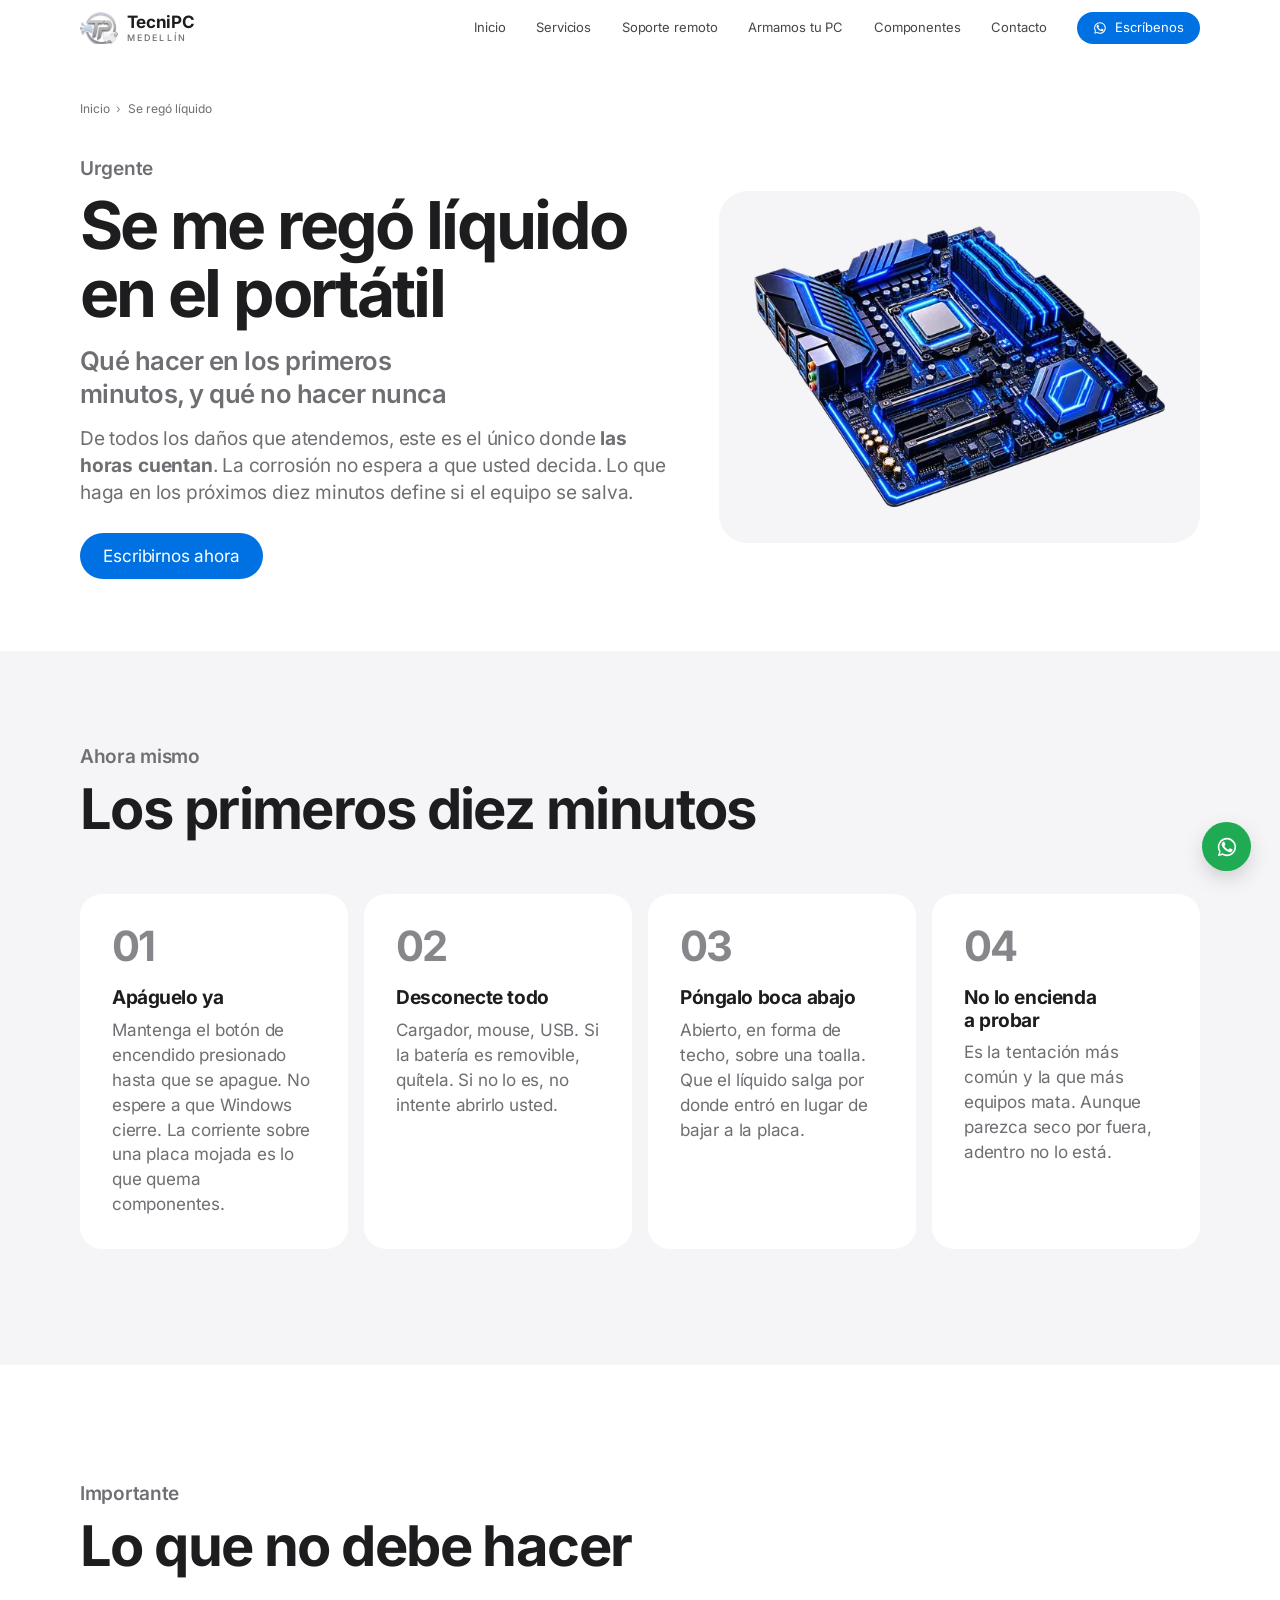
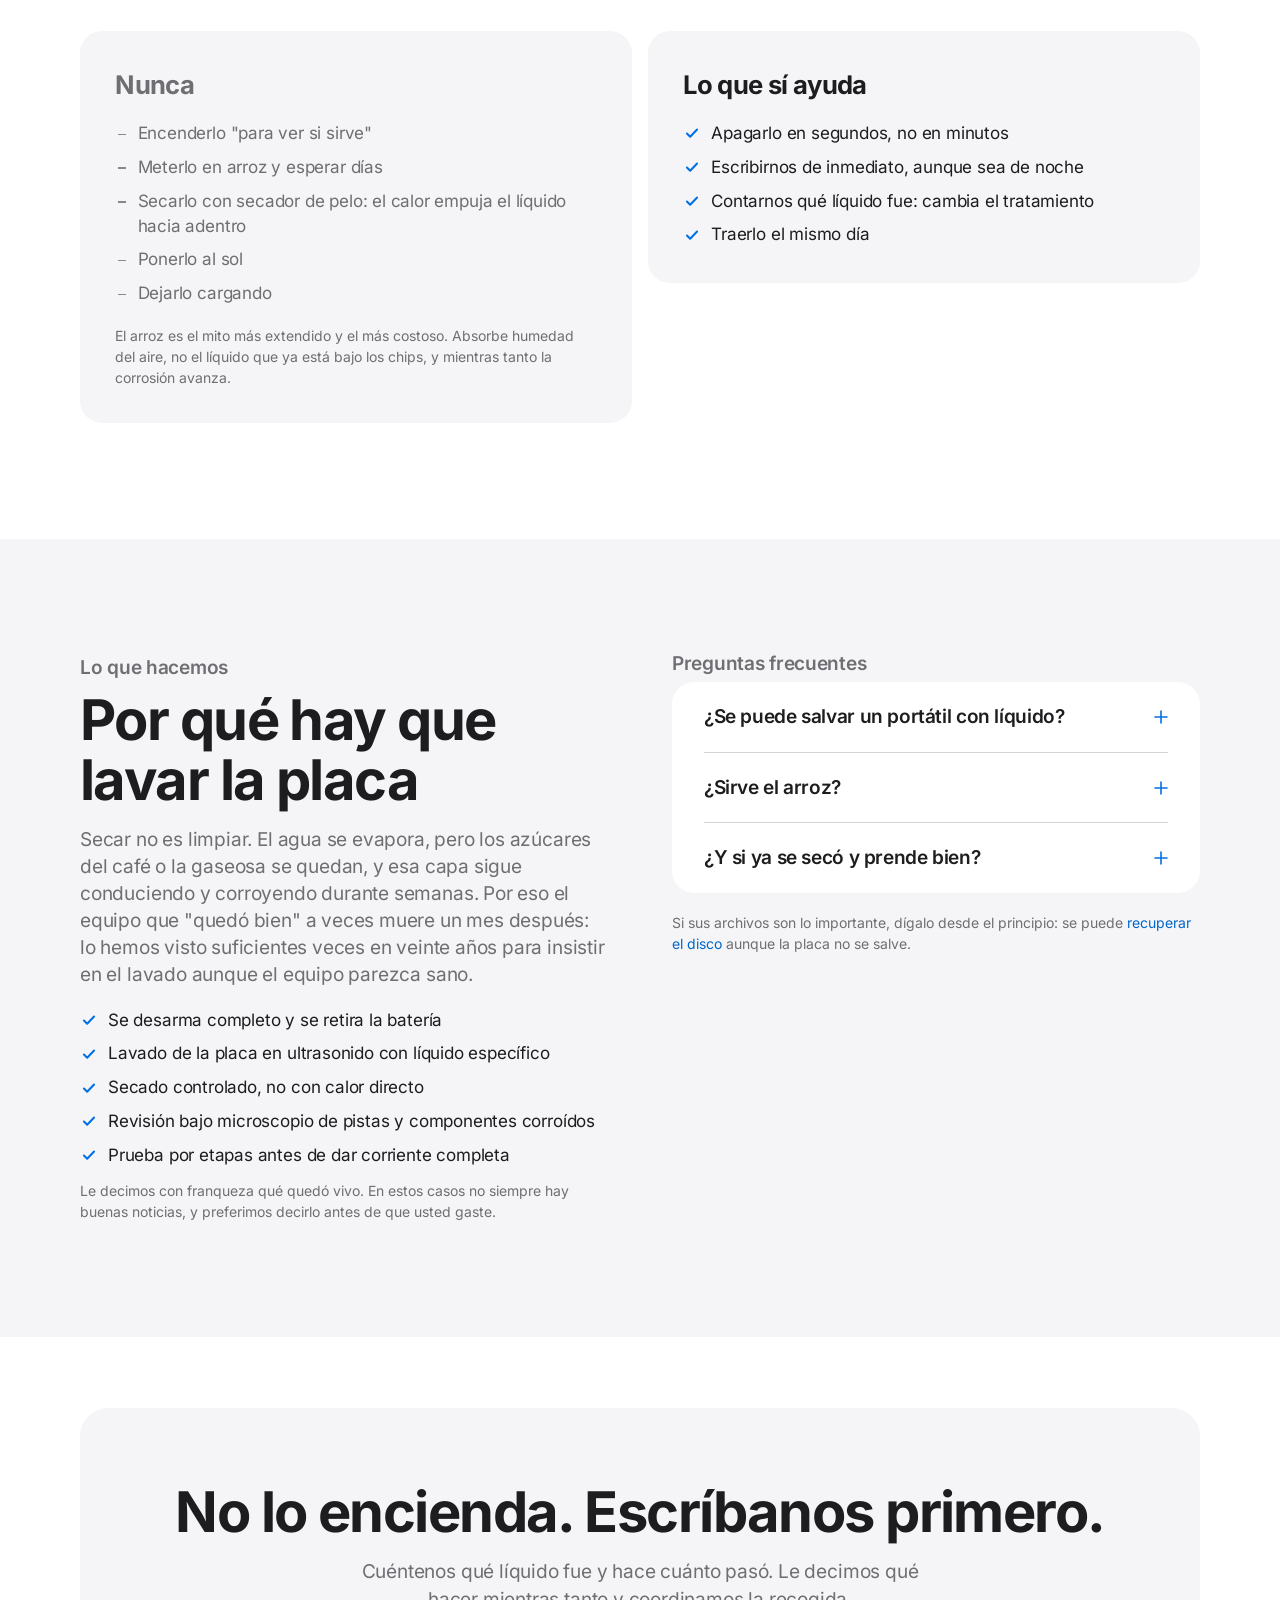
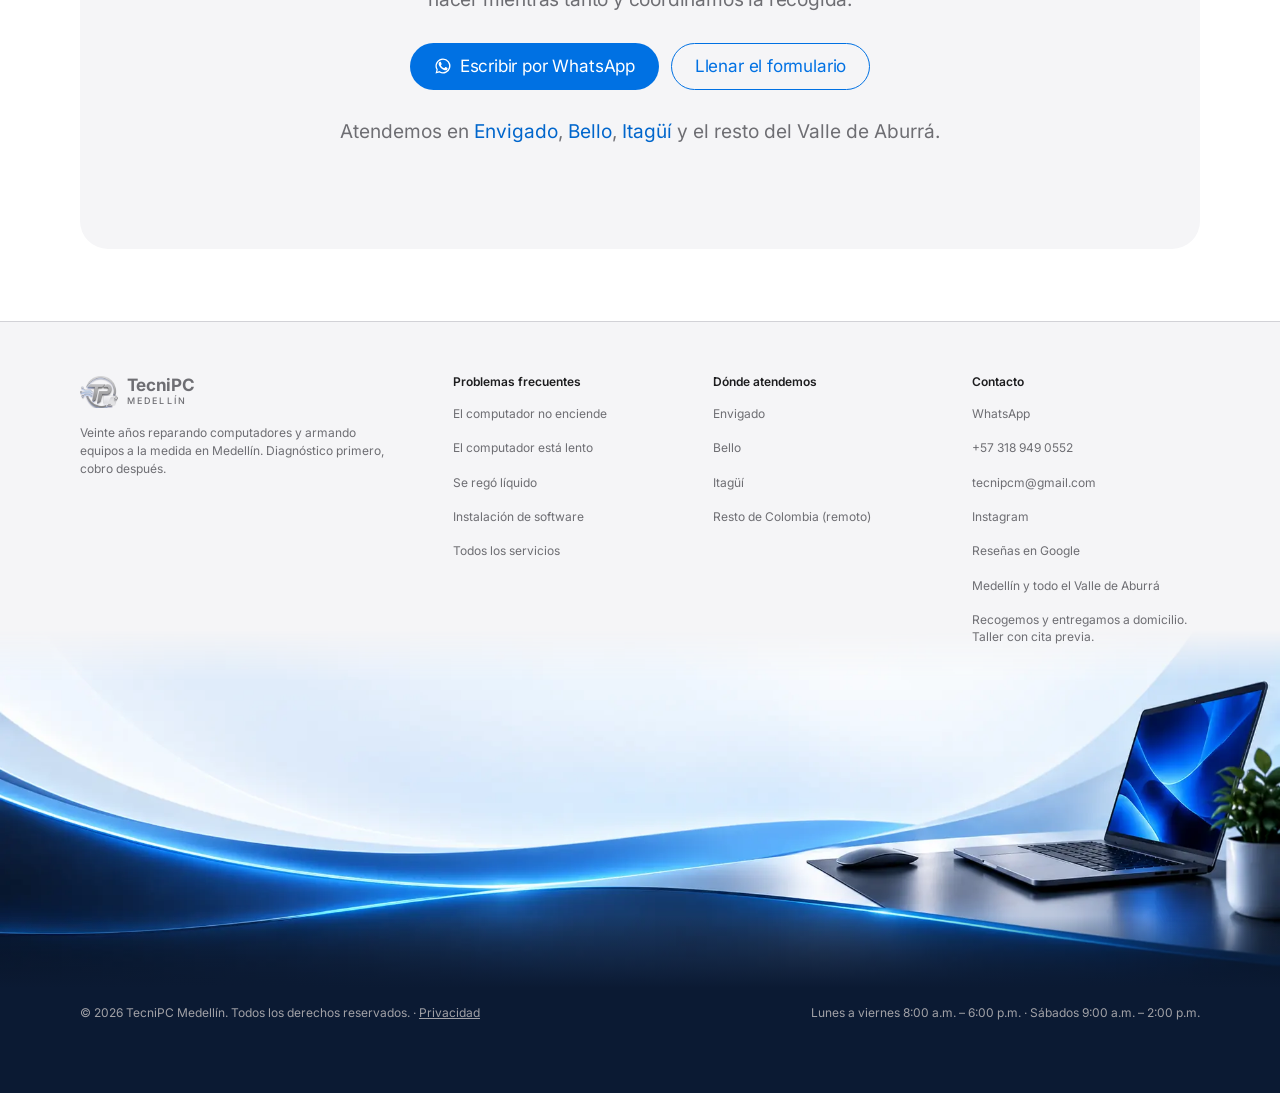
<file: liquido-en-el-portatil.html>
<!DOCTYPE html>
<html lang="es-CO">
<head>
<meta charset="utf-8">
<meta name="viewport" content="width=device-width, initial-scale=1, viewport-fit=cover">
<!-- Cabeceras de seguridad por etiqueta meta. GitHub Pages no permite
     configurarlas a nivel de servidor, pero el navegador respeta estas dos.
     HSTS y X-Frame-Options solo existen como cabecera HTTP: no se pueden
     declarar aquí. -->
<meta http-equiv="Content-Security-Policy" content="default-src 'self'; script-src 'self' 'unsafe-inline' https://www.googletagmanager.com; style-src 'self' 'unsafe-inline'; font-src 'self'; img-src 'self' data: https://www.googletagmanager.com https://www.google-analytics.com https://*.google-analytics.com https://www.google.com; connect-src 'self' https://www.google-analytics.com https://*.google-analytics.com https://*.analytics.google.com https://www.googletagmanager.com https://www.google.com; form-action 'self'; base-uri 'self'; object-src 'none'; upgrade-insecure-requests">
<meta name="referrer" content="strict-origin-when-cross-origin">

<!-- Google tag (gtag.js) -->
<script async src="https://www.googletagmanager.com/gtag/js?id=G-PQTKGCD9K3"></script>
<script>
  window.dataLayer = window.dataLayer || [];
  function gtag(){dataLayer.push(arguments);}
  gtag('js', new Date());
  gtag('config', 'G-PQTKGCD9K3');
</script>

<title>Se regó líquido en el portátil | TecniPC Medellín</title>
<meta name="description" content="Café, agua o gaseosa sobre el portátil. Qué hacer en los primeros minutos, por qué el arroz no sirve y cómo lavamos la placa. Recogemos en Medellín.">
<meta name="theme-color" content="#ffffff">
<link rel="canonical" href="https://tecnipcmedellin.com/liquido-en-el-portatil">

<meta property="og:type" content="article">
<meta property="og:locale" content="es_CO">
<meta property="og:site_name" content="TecniPC Medellín">
<meta property="og:title" content="Se regó líquido en el portátil | TecniPC Medellín">
<meta property="og:description" content="Café, agua o gaseosa sobre el portátil. Qué hacer en los primeros minutos, por qué el arroz no sirve y cómo lavamos la placa. Recogemos en Medellín.">
<meta property="og:url" content="https://tecnipcmedellin.com/liquido-en-el-portatil">
<meta property="og:image" content="https://tecnipcmedellin.com/assets/img/og-tecnipc-tp.jpg">
<meta name="twitter:card" content="summary_large_image">

<link rel="icon" href="favicon.ico" sizes="any">
<link rel="icon" href="assets/img/icono-192.png" type="image/png">
<link rel="apple-touch-icon" href="assets/img/icono-180.png">
<link rel="manifest" href="site.webmanifest">

<link rel="stylesheet" href="assets/css/estilos.css">
<script type="application/ld+json">
{
  "@context": "https://schema.org",
  "@type": "FAQPage",
  "mainEntity": [
    {
      "@type": "Question",
      "name": "¿Se puede salvar un portátil con líquido?",
      "acceptedAnswer": { "@type": "Answer", "text": "Depende del líquido y de cuánto tiempo pase antes del lavado. El agua es la menos agresiva; el café, la gaseosa y la cerveza dejan azúcares que corroen. Muchos equipos se recuperan si llegan en las primeras horas." }
    },
    {
      "@type": "Question",
      "name": "¿Sirve el arroz?",
      "acceptedAnswer": { "@type": "Answer", "text": "No. El arroz absorbe algo de humedad ambiental pero no saca el líquido de debajo de los componentes, y no detiene la corrosión que ya empezó. Retrasar el lavado es lo que más daño hace." }
    },
    {
      "@type": "Question",
      "name": "¿Y si ya se secó y prende bien?",
      "acceptedAnswer": { "@type": "Answer", "text": "Puede fallar semanas después. Los residuos siguen corroyendo pistas aunque el equipo funcione hoy. Vale la pena abrirlo y lavarlo aunque parezca que no pasó nada." }
    }
  ]
}
</script>
<script type="application/ld+json">
{
  "@context": "https://schema.org",
  "@type": "BreadcrumbList",
  "itemListElement": [
    {
      "@type": "ListItem",
      "position": 1,
      "name": "Inicio",
      "item": "https://tecnipcmedellin.com/"
    },
    {
      "@type": "ListItem",
      "position": 2,
      "name": "Se regó líquido",
      "item": "https://tecnipcmedellin.com/liquido-en-el-portatil"
    }
  ]
}
</script>
</head>

<body>
<a class="salto-contenido" href="#contenido">Ir al contenido</a>

<header class="barra">
  <div class="envoltura barra__interior">
    <a class="marca" href="index.html">
      <img src="assets/img/emblema-tp.webp" width="108" height="90" alt="TecniPC Medellín">
      <span class="marca__texto">
        <span class="marca__nombre">TecniPC</span>
        <span class="marca__lugar">MEDELLÍN</span>
      </span>
    </a>
    <button class="boton-menu" type="button" aria-expanded="false" aria-controls="menu-principal" aria-label="Abrir menú">
      <span></span>
    </button>
    <nav class="menu" id="menu-principal" aria-label="Navegación principal" data-abierto="no">
      <a href="index.html">Inicio</a>
      <a href="servicios.html">Servicios</a>
      <a href="soporte-remoto.html">Soporte remoto</a>
      <a href="armamos-tu-pc.html">Armamos tu PC</a>
      <a href="componentes.html">Componentes</a>
      <a href="contacto.html">Contacto</a>
      <a class="boton boton--principal" href="https://wa.me/573189490552?text=Hola%2C%20necesito%20una%20revisi%C3%B3n%20para%20mi%20equipo." data-wa="Hola, necesito una revisión para mi equipo.">
        <svg viewBox="0 0 24 24" fill="currentColor" aria-hidden="true"><path d="M17.5 14.4c-.3-.2-1.7-.9-2-1-.3-.1-.5-.2-.7.1-.2.3-.7 1-.9 1.2-.2.2-.3.2-.6.1-1.7-.9-2.9-1.6-4-3.6-.3-.5.3-.5.9-1.6.1-.2 0-.4 0-.5 0-.2-.7-1.6-.9-2.2-.2-.6-.5-.5-.7-.5h-.6c-.2 0-.5.1-.8.4-.3.3-1 1-1 2.5s1.1 2.9 1.2 3.1c.1.2 2.1 3.2 5.1 4.5 1.9.8 2.6.9 3.5.7.6-.1 1.7-.7 1.9-1.4.2-.7.2-1.2.2-1.4-.1-.1-.3-.2-.6-.4z"/><path d="M12 2a10 10 0 0 0-8.6 15.1L2 22l5-1.3A10 10 0 1 0 12 2zm0 18.2c-1.5 0-3-.4-4.3-1.2l-.3-.2-3.1.8.8-3-.2-.3A8.2 8.2 0 1 1 12 20.2z"/></svg>
        Escríbenos
      </a>
    </nav>
  </div>
</header>

<main id="contenido">

<section class="bloque bloque--ajustado encabezado-pagina">
  <div class="envoltura">
    <nav class="migas" aria-label="Ruta">
      <ol>
        <li><a href="index.html">Inicio</a></li>
        <li aria-current="page">Se regó líquido</li>
      </ol>
    </nav>

    <div class="encabezado-pagina__reja">
      <div>
        <p class="rotulo">Urgente</p>
        <h1 class="titulo-bloque">Se me regó líquido en el portátil</h1>
        <h2 class="subtitulo-pagina">Qué hacer en los primeros minutos, y qué no hacer nunca</h2>
        <p class="entradilla">
          De todos los daños que atendemos, este es el único donde <b>las horas cuentan</b>.
          La corrosión no espera a que usted decida. Lo que haga en los próximos diez
          minutos define si el equipo se salva.
        </p>
        <p class="acciones" style="margin-top:1.6rem">
          <a class="boton boton--principal" href="https://wa.me/573189490552?text=Hola%2C%20se%20me%20reg%C3%B3%20l%C3%ADquido%20en%20el%20equipo%20y%20no%20lo%20he%20encendido.%20%C2%BFQu%C3%A9%20hago%3F" data-wa="Hola, se me regó líquido en el equipo y no lo he encendido. ¿Qué hago?">Escribirnos ahora</a>
        </p>
      </div>
      <figure class="encabezado-pagina__lamina">
        <img src="assets/img/board-azul-540.webp" srcset="assets/img/board-azul-540.webp 540w, assets/img/board-azul.webp 900w" sizes="(max-width: 900px) 92vw, 400px" width="900" height="616" alt="Tarjeta madre de computador, donde la corrosión por líquido daña las pistas" fetchpriority="high">
      </figure>
    </div>
  </div>
</section>

<section class="bloque filo">
  <div class="envoltura">
    <header class="cabeza-bloque" data-aparece="0">
      <p class="rotulo">Ahora mismo</p>
      <h2 class="titulo-bloque">Los primeros diez minutos</h2>
    </header>
    <div class="proceso" data-aparece="1">
      <article class="paso">
        <p class="paso__numero">01</p>
        <h3 class="paso__titulo">Apáguelo ya</h3>
        <p class="paso__texto">Mantenga el botón de encendido presionado hasta que se apague. No espere a que Windows cierre. La corriente sobre una placa mojada es lo que quema componentes.</p>
      </article>
      <article class="paso">
        <p class="paso__numero">02</p>
        <h3 class="paso__titulo">Desconecte todo</h3>
        <p class="paso__texto">Cargador, mouse, USB. Si la batería es removible, quítela. Si no lo es, no intente abrirlo usted.</p>
      </article>
      <article class="paso">
        <p class="paso__numero">03</p>
        <h3 class="paso__titulo">Póngalo boca abajo</h3>
        <p class="paso__texto">Abierto, en forma de techo, sobre una toalla. Que el líquido salga por donde entró en lugar de bajar a la placa.</p>
      </article>
      <article class="paso">
        <p class="paso__numero">04</p>
        <h3 class="paso__titulo">No lo encienda a probar</h3>
        <p class="paso__texto">Es la tentación más común y la que más equipos mata. Aunque parezca seco por fuera, adentro no lo está.</p>
      </article>
    </div>
  </div>
</section>

<section class="bloque filo">
  <div class="envoltura">
    <header class="cabeza-bloque" data-aparece="0">
      <p class="rotulo">Importante</p>
      <h2 class="titulo-bloque">Lo que no debe hacer</h2>
    </header>
    <div class="dos-columnas">
      <div class="panel panel--no" data-aparece="1">
        <p class="panel__titulo">Nunca</p>
        <ul class="lista-plana">
          <li>Encenderlo "para ver si sirve"</li>
          <li>Meterlo en arroz y esperar días</li>
          <li>Secarlo con secador de pelo: el calor empuja el líquido hacia adentro</li>
          <li>Ponerlo al sol</li>
          <li>Dejarlo cargando</li>
        </ul>
        <p class="nota">
          El arroz es el mito más extendido y el más costoso. Absorbe humedad del aire, no
          el líquido que ya está bajo los chips, y mientras tanto la corrosión avanza.
        </p>
      </div>
      <div class="panel panel--si" data-aparece="2">
        <p class="panel__titulo">Lo que sí ayuda</p>
        <ul class="lista-marcada">
          <li>Apagarlo en segundos, no en minutos</li>
          <li>Escribirnos de inmediato, aunque sea de noche</li>
          <li>Contarnos qué líquido fue: cambia el tratamiento</li>
          <li>Traerlo el mismo día</li>
        </ul>
      </div>
    </div>
  </div>
</section>

<section class="bloque filo">
  <div class="envoltura cobertura">
    <div data-aparece="0">
      <p class="rotulo">Lo que hacemos</p>
      <h2 class="titulo-bloque">Por qué hay que lavar la placa</h2>
      <p class="entradilla">
        Secar no es limpiar. El agua se evapora, pero los azúcares del café o la gaseosa se
        quedan, y esa capa sigue conduciendo y corroyendo durante semanas. Por eso el equipo
        que "quedó bien" a veces muere un mes después: lo hemos visto suficientes veces en
        veinte años para insistir en el lavado aunque el equipo parezca sano.
      </p>
      <ul class="lista-marcada">
        <li>Se desarma completo y se retira la batería</li>
        <li>Lavado de la placa en ultrasonido con líquido específico</li>
        <li>Secado controlado, no con calor directo</li>
        <li>Revisión bajo microscopio de pistas y componentes corroídos</li>
        <li>Prueba por etapas antes de dar corriente completa</li>
      </ul>
      <p class="nota">
        Le decimos con franqueza qué quedó vivo. En estos casos no siempre hay buenas
        noticias, y preferimos decirlo antes de que usted gaste.
      </p>
    </div>
    <div data-aparece="1">
      <h3 class="rotulo" style="color:var(--acero-tenue)">Preguntas frecuentes</h3>
      <div class="preguntas">
        <details class="pregunta">
          <summary>¿Se puede salvar un portátil con líquido?</summary>
          <p>Depende del líquido y de cuánto tiempo pase antes del lavado. El agua es la menos agresiva; el café, la gaseosa y la cerveza dejan azúcares que corroen. Muchos equipos se recuperan si llegan en las primeras horas.</p>
        </details>
        <details class="pregunta">
          <summary>¿Sirve el arroz?</summary>
          <p>No. El arroz absorbe algo de humedad ambiental pero no saca el líquido de debajo de los componentes, y no detiene la corrosión que ya empezó. Retrasar el lavado es lo que más daño hace.</p>
        </details>
        <details class="pregunta">
          <summary>¿Y si ya se secó y prende bien?</summary>
          <p>Puede fallar semanas después. Los residuos siguen corroyendo pistas aunque el equipo funcione hoy. Vale la pena abrirlo y lavarlo aunque parezca que no pasó nada.</p>
        </details>
      </div>
      <p class="nota" style="margin-top:1.2rem">
        Si sus archivos son lo importante, dígalo desde el principio: se puede
        <a href="servicios.html#datos">recuperar el disco</a> aunque la placa no se salve.
      </p>
    </div>
  </div>
</section>

<section class="bloque bloque--ajustado">
  <div class="envoltura">
    <div class="remate" data-aparece="0">
      <img class="remate__fondo" src="assets/img/banda-placa.webp" width="1200" height="800" alt="" aria-hidden="true" loading="lazy">
      <h2 class="remate__titulo">No lo encienda. Escríbanos primero.</h2>
      <p>Cuéntenos qué líquido fue y hace cuánto pasó. Le decimos qué hacer mientras tanto y coordinamos la recogida.</p>
      <p class="acciones">
        <a class="boton boton--principal" href="https://wa.me/573189490552?text=Hola%2C%20se%20me%20reg%C3%B3%20l%C3%ADquido%20en%20el%20equipo%20y%20no%20lo%20he%20encendido.%20%C2%BFQu%C3%A9%20hago%3F" data-wa="Hola, se me regó líquido en el equipo y no lo he encendido. ¿Qué hago?"><svg viewBox="0 0 24 24" fill="currentColor" aria-hidden="true"><path d="M17.5 14.4c-.3-.2-1.7-.9-2-1-.3-.1-.5-.2-.7.1-.2.3-.7 1-.9 1.2-.2.2-.3.2-.6.1-1.7-.9-2.9-1.6-4-3.6-.3-.5.3-.5.9-1.6.1-.2 0-.4 0-.5 0-.2-.7-1.6-.9-2.2-.2-.6-.5-.5-.7-.5h-.6c-.2 0-.5.1-.8.4-.3.3-1 1-1 2.5s1.1 2.9 1.2 3.1c.1.2 2.1 3.2 5.1 4.5 1.9.8 2.6.9 3.5.7.6-.1 1.7-.7 1.9-1.4.2-.7.2-1.2.2-1.4-.1-.1-.3-.2-.6-.4z"/><path d="M12 2a10 10 0 0 0-8.6 15.1L2 22l5-1.3A10 10 0 1 0 12 2zm0 18.2c-1.5 0-3-.4-4.3-1.2l-.3-.2-3.1.8.8-3-.2-.3A8.2 8.2 0 1 1 12 20.2z"/></svg> Escribir por WhatsApp</a>
        <a class="boton boton--linea" href="contacto.html">Llenar el formulario</a>
      </p>
      <p class="nota" style="margin-top:1.2rem">
        Atendemos en <a href="reparacion-computadores-envigado.html">Envigado</a>,
        <a href="reparacion-computadores-bello.html">Bello</a>,
        <a href="reparacion-computadores-itagui.html">Itagüí</a> y el resto del Valle de Aburrá.
      </p>
    </div>
  </div>
</section>

</main>

<footer class="pie">
  <div class="envoltura pie__interior">
    <div class="pie__reja">
      <div>
        <a class="marca" href="index.html">
          <img src="assets/img/emblema-tp.webp" width="108" height="90" alt="TecniPC Medellín">
          <span class="marca__texto">
            <span class="marca__nombre">TecniPC</span>
            <span class="marca__lugar">MEDELLÍN</span>
          </span>
        </a>
        <p class="pie__texto">
          Veinte años reparando computadores y armando equipos a la medida en Medellín.
          Diagnóstico primero, cobro después.
        </p>
      </div>
      <div>
        <h3>Problemas frecuentes</h3>
        <ul class="pie__lista">
          <li><a href="computador-no-enciende.html">El computador no enciende</a></li>
          <li><a href="computador-lento.html">El computador está lento</a></li>
          <li><a href="liquido-en-el-portatil.html">Se regó líquido</a></li>
          <li><a href="instalacion-de-software.html">Instalación de software</a></li>
          <li><a href="servicios.html">Todos los servicios</a></li>
        </ul>
      </div>
      <div>
        <h3>Dónde atendemos</h3>
        <ul class="pie__lista">
          <li><a href="reparacion-computadores-envigado.html">Envigado</a></li>
          <li><a href="reparacion-computadores-bello.html">Bello</a></li>
          <li><a href="reparacion-computadores-itagui.html">Itagüí</a></li>
          <li><a href="soporte-remoto.html">Resto de Colombia (remoto)</a></li>
        </ul>
      </div>
      <div>
        <h3>Contacto</h3>
        <ul class="pie__lista">
          <li><a data-negocio="whatsapp" data-conservar-texto href="https://wa.me/573189490552">WhatsApp</a></li>
          <li><a data-negocio="telefono" href="tel:+573189490552">+57 318 949 0552</a></li>
          <li><a data-negocio="correo" href="mailto:tecnipcm@gmail.com">tecnipcm@gmail.com</a></li>
          <li><a href="https://www.instagram.com/tecnipcmedellin/" target="_blank" rel="noopener">Instagram</a></li>
          <li><a href="https://share.google/IcBnKN3yh6U7qgad1" target="_blank" rel="noopener">Reseñas en Google</a></li>
          <li><span data-negocio="cobertura">Medellín y todo el Valle de Aburrá</span></li>
          <li><span data-negocio="entrega">Recogemos y entregamos a domicilio. Taller con cita previa.</span></li>
        </ul>
      </div>
    </div>
    <img class="pie__fondo" src="assets/img/pie-escritorio.webp" srcset="assets/img/pie-escritorio-1000.webp 1000w, assets/img/pie-escritorio.webp 2000w" sizes="100vw" width="2000" height="721" alt="" aria-hidden="true" loading="lazy" decoding="async">
    <div class="pie__base">
      <p>© <span data-anio>2026</span> TecniPC Medellín. Todos los derechos reservados. · <a href="privacidad.html">Privacidad</a></p>
      <p data-negocio="horario">Lunes a viernes 8:00 a.m. – 6:00 p.m. · Sábados 9:00 a.m. – 2:00 p.m.</p>
    </div>
  </div>
</footer>

<a class="flotante" href="https://wa.me/573189490552?text=Hola%2C%20necesito%20una%20revisi%C3%B3n%20para%20mi%20equipo." data-wa="Hola, necesito una revisión para mi equipo." target="_blank" rel="noopener" aria-label="Escribir por WhatsApp">
  <svg viewBox="0 0 24 24" fill="currentColor" aria-hidden="true"><path d="M17.5 14.4c-.3-.2-1.7-.9-2-1-.3-.1-.5-.2-.7.1-.2.3-.7 1-.9 1.2-.2.2-.3.2-.6.1-1.7-.9-2.9-1.6-4-3.6-.3-.5.3-.5.9-1.6.1-.2 0-.4 0-.5 0-.2-.7-1.6-.9-2.2-.2-.6-.5-.5-.7-.5h-.6c-.2 0-.5.1-.8.4-.3.3-1 1-1 2.5s1.1 2.9 1.2 3.1c.1.2 2.1 3.2 5.1 4.5 1.9.8 2.6.9 3.5.7.6-.1 1.7-.7 1.9-1.4.2-.7.2-1.2.2-1.4-.1-.1-.3-.2-.6-.4z"/><path d="M12 2a10 10 0 0 0-8.6 15.1L2 22l5-1.3A10 10 0 1 0 12 2zm0 18.2c-1.5 0-3-.4-4.3-1.2l-.3-.2-3.1.8.8-3-.2-.3A8.2 8.2 0 1 1 12 20.2z"/></svg>
  <span>Escríbenos</span>
</a>

<script src="assets/js/sitio.js"></script>
</body>
</html>
</file>
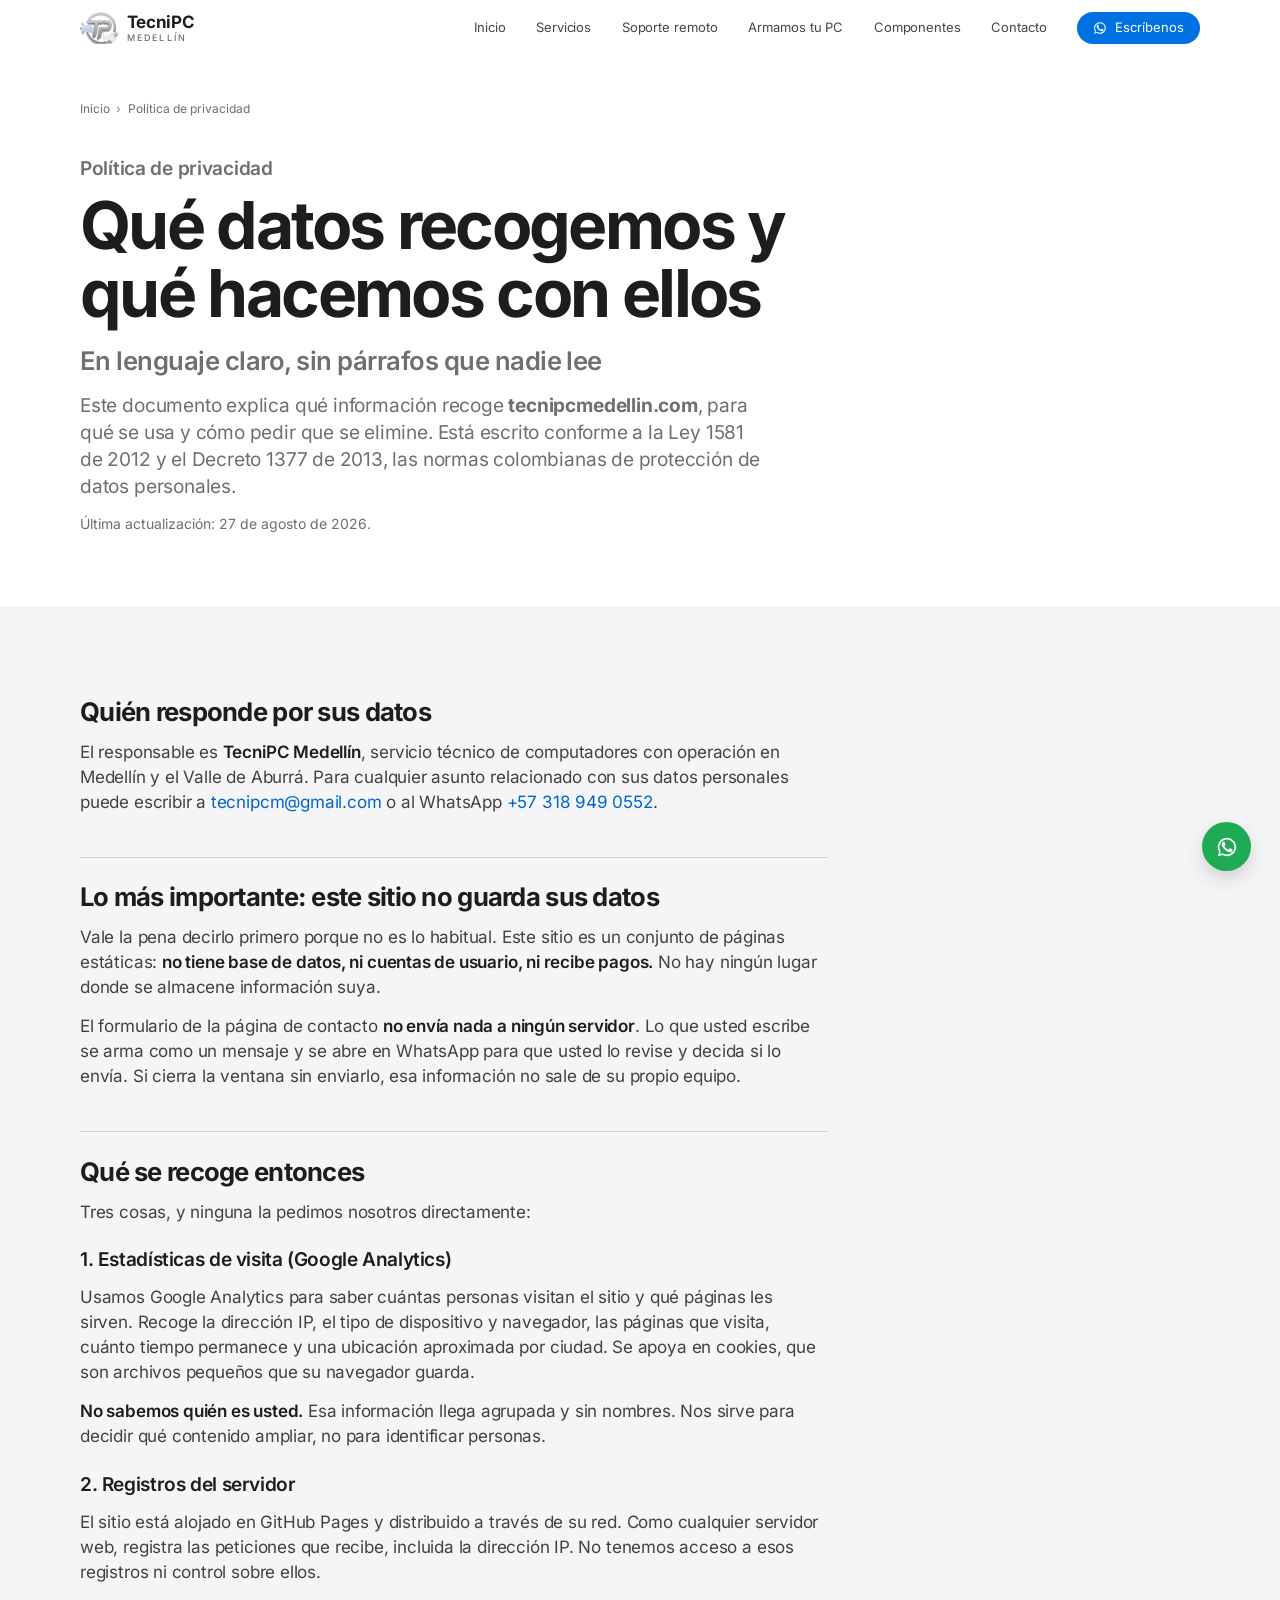
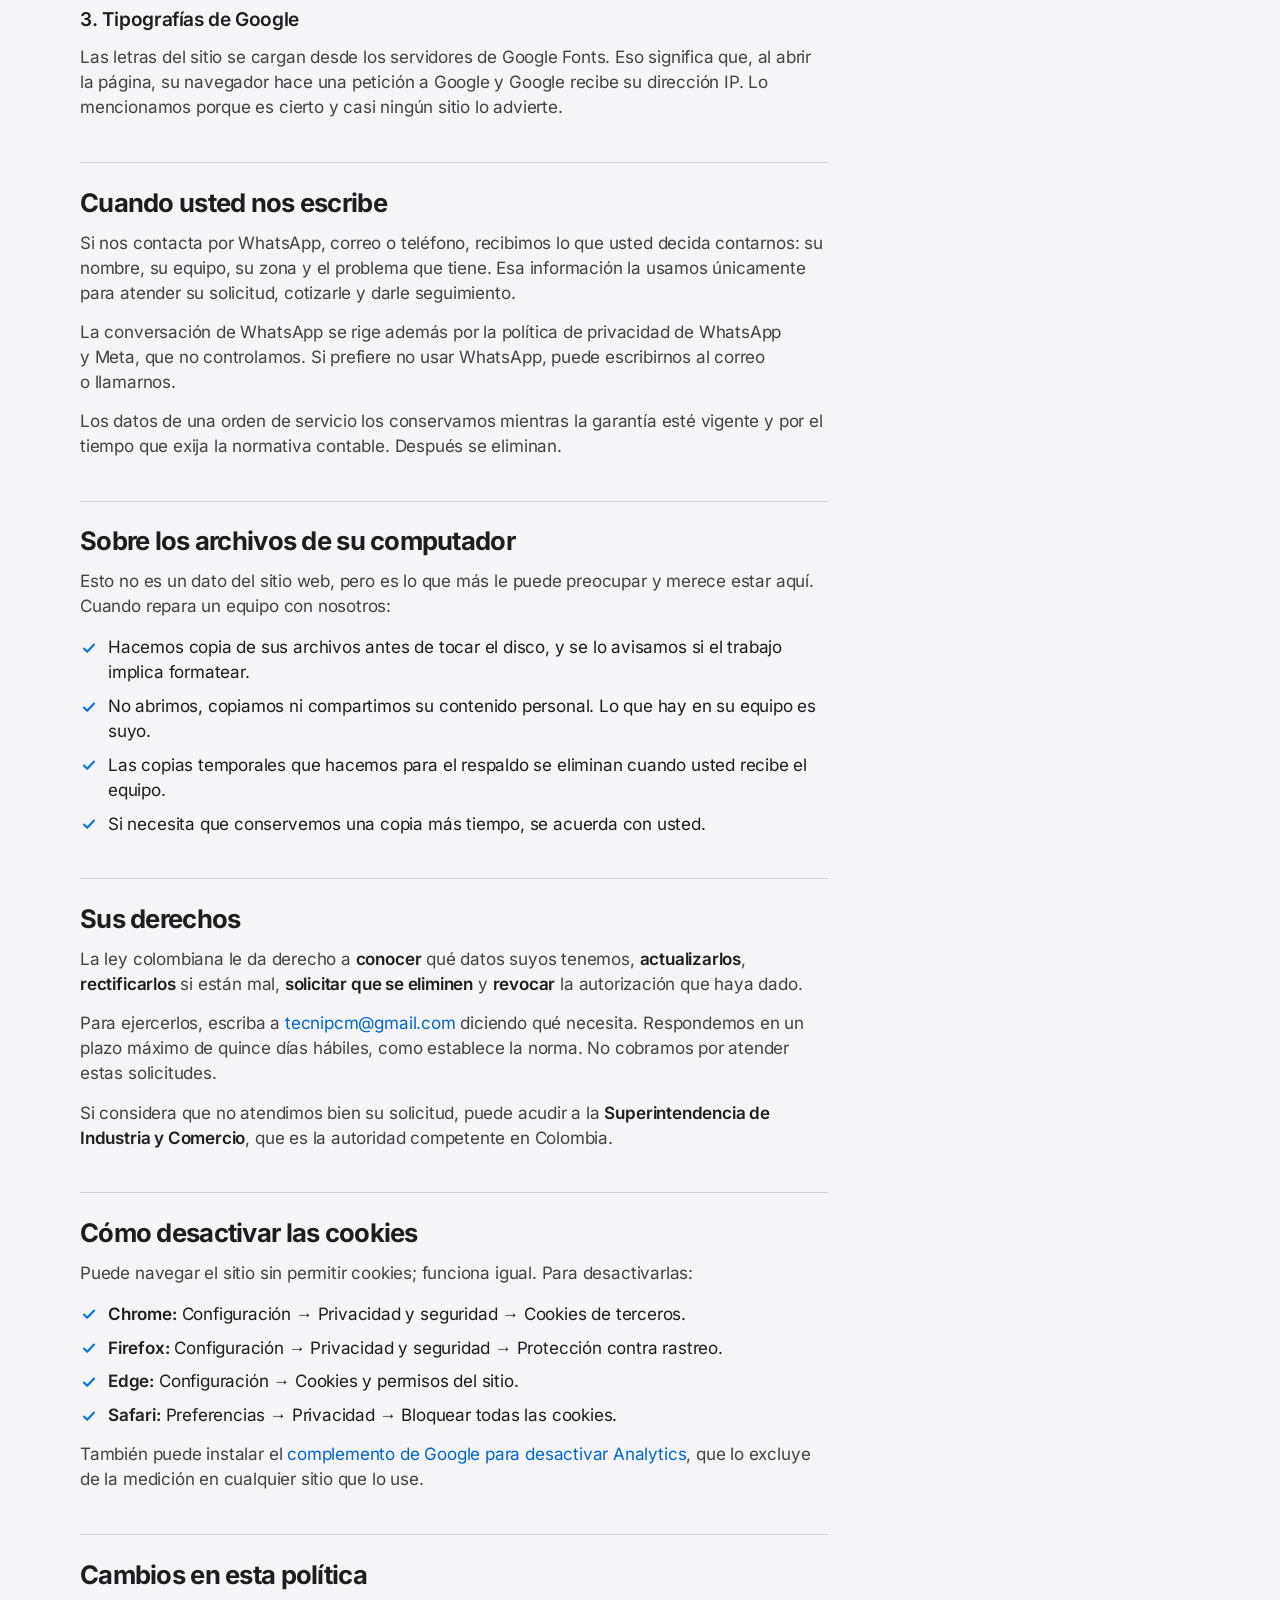
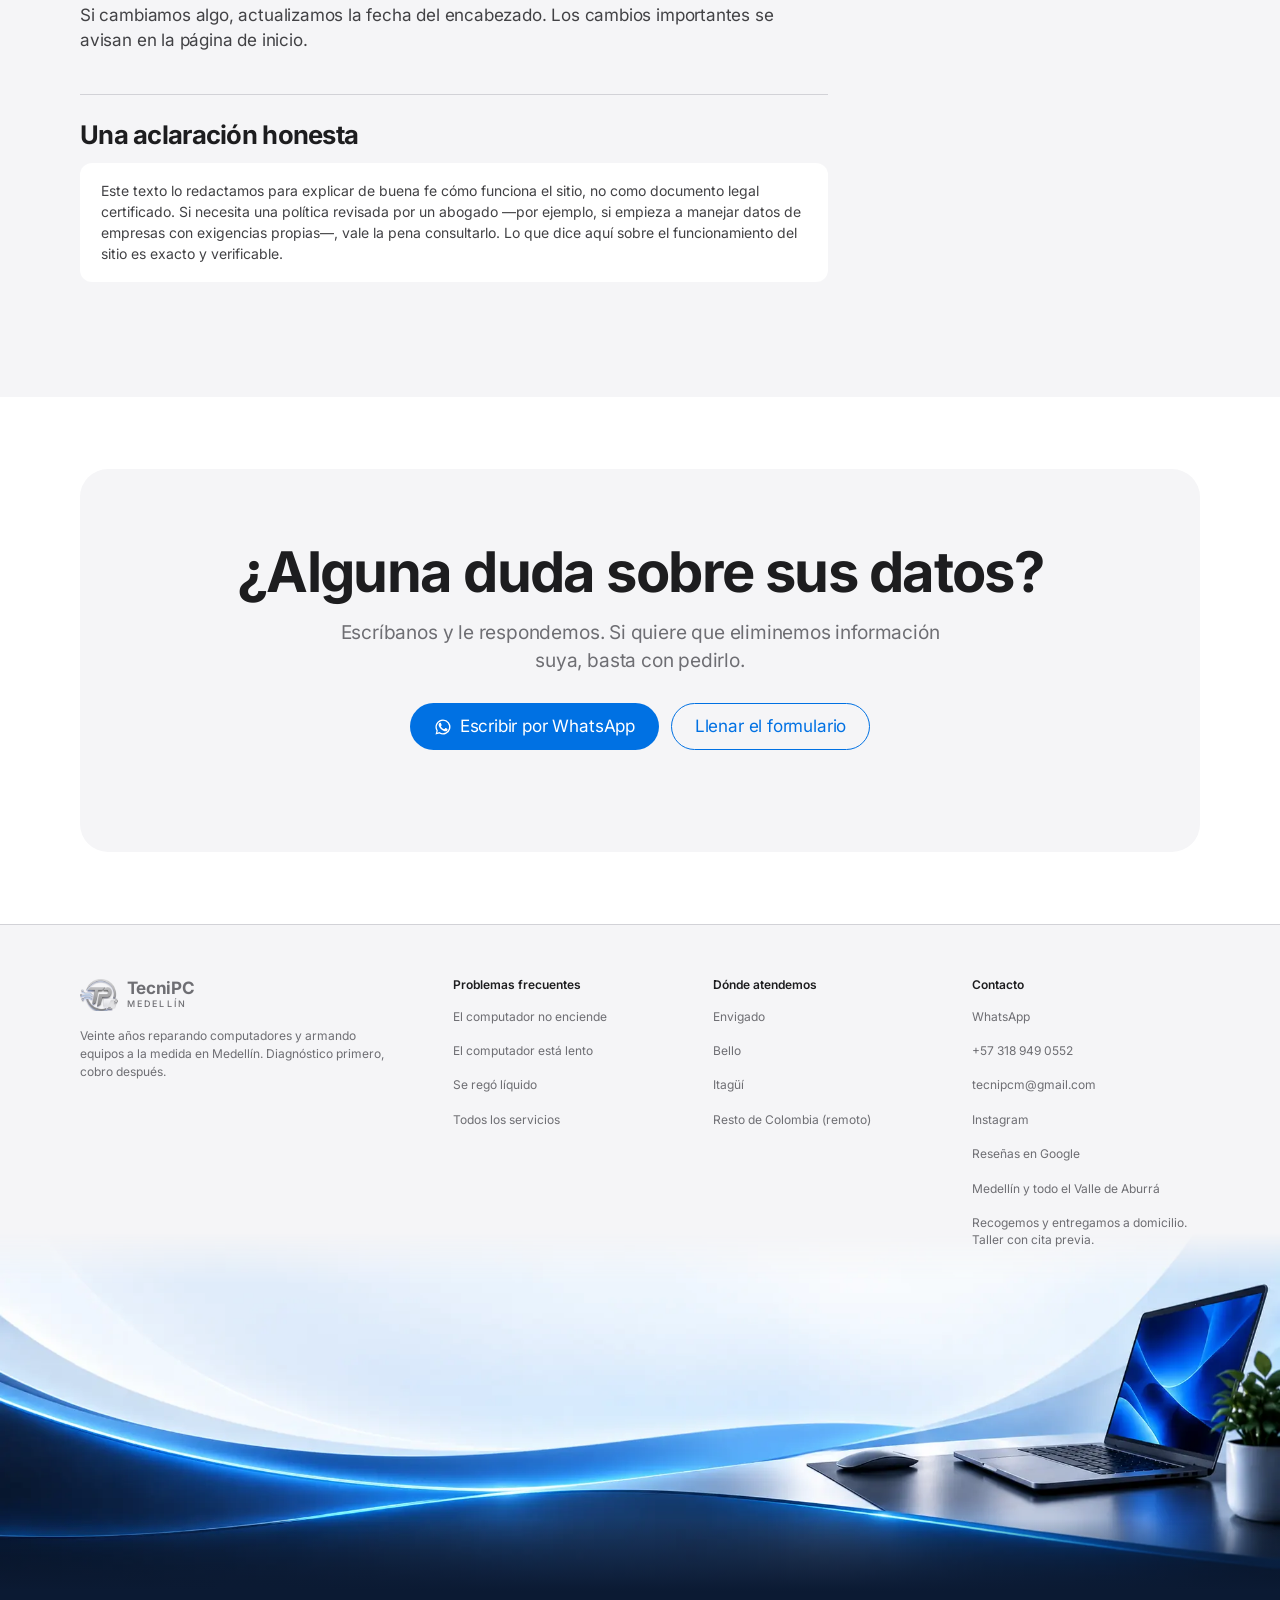
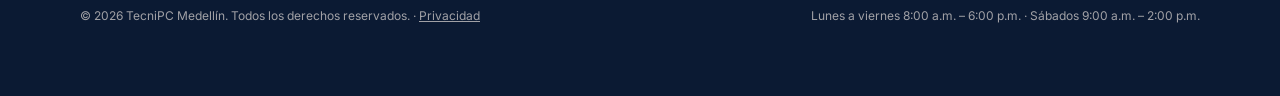
<file: privacidad.html>
<!DOCTYPE html>
<html lang="es-CO">
<head>
<meta charset="utf-8">
<meta name="viewport" content="width=device-width, initial-scale=1, viewport-fit=cover">
<!-- Cabeceras de seguridad por etiqueta meta. GitHub Pages no permite
     configurarlas a nivel de servidor, pero el navegador respeta estas dos.
     HSTS y X-Frame-Options solo existen como cabecera HTTP: no se pueden
     declarar aquí. -->
<meta http-equiv="Content-Security-Policy" content="default-src 'self'; script-src 'self' 'unsafe-inline' https://www.googletagmanager.com; style-src 'self' 'unsafe-inline'; font-src 'self'; img-src 'self' data: https://www.googletagmanager.com https://www.google-analytics.com https://*.google-analytics.com https://www.google.com; connect-src 'self' https://www.google-analytics.com https://*.google-analytics.com https://*.analytics.google.com https://www.googletagmanager.com https://www.google.com; form-action 'self'; base-uri 'self'; object-src 'none'; upgrade-insecure-requests">
<meta name="referrer" content="strict-origin-when-cross-origin">

<!-- Google tag (gtag.js) -->
<script async src="https://www.googletagmanager.com/gtag/js?id=G-PQTKGCD9K3"></script>
<script>
  window.dataLayer = window.dataLayer || [];
  function gtag(){dataLayer.push(arguments);}
  gtag('js', new Date());
  gtag('config', 'G-PQTKGCD9K3');
</script>

<title>Política de privacidad | TecniPC Medellín</title>
<meta name="description" content="Qué datos recoge este sitio, para qué se usan y cómo pedir que se eliminen. Escrito en lenguaje claro, conforme a la Ley 1581 de 2012.">
<meta name="theme-color" content="#ffffff">
<link rel="canonical" href="https://tecnipcmedellin.com/privacidad">

<meta property="og:type" content="article">
<meta property="og:locale" content="es_CO">
<meta property="og:site_name" content="TecniPC Medellín">
<meta property="og:title" content="Política de privacidad | TecniPC Medellín">
<meta property="og:description" content="Qué datos recoge este sitio, para qué se usan y cómo pedir que se eliminen. Escrito en lenguaje claro, conforme a la Ley 1581 de 2012.">
<meta property="og:url" content="https://tecnipcmedellin.com/privacidad">
<meta property="og:image" content="https://tecnipcmedellin.com/assets/img/og-tecnipc-tp.jpg">
<meta name="twitter:card" content="summary_large_image">

<link rel="icon" href="favicon.ico" sizes="any">
<link rel="icon" href="assets/img/icono-192.png" type="image/png">
<link rel="apple-touch-icon" href="assets/img/icono-180.png">
<link rel="manifest" href="site.webmanifest">

<link rel="stylesheet" href="assets/css/estilos.css">
<script type="application/ld+json">
{
  "@context": "https://schema.org",
  "@type": "BreadcrumbList",
  "itemListElement": [
    {
      "@type": "ListItem",
      "position": 1,
      "name": "Inicio",
      "item": "https://tecnipcmedellin.com/"
    },
    {
      "@type": "ListItem",
      "position": 2,
      "name": "Política de privacidad",
      "item": "https://tecnipcmedellin.com/privacidad"
    }
  ]
}
</script>
</head>

<body>
<a class="salto-contenido" href="#contenido">Ir al contenido</a>

<header class="barra">
  <div class="envoltura barra__interior">
    <a class="marca" href="index.html">
      <img src="assets/img/emblema-tp.webp" width="108" height="90" alt="TecniPC Medellín">
      <span class="marca__texto">
        <span class="marca__nombre">TecniPC</span>
        <span class="marca__lugar">MEDELLÍN</span>
      </span>
    </a>
    <button class="boton-menu" type="button" aria-expanded="false" aria-controls="menu-principal" aria-label="Abrir menú">
      <span></span>
    </button>
    <nav class="menu" id="menu-principal" aria-label="Navegación principal" data-abierto="no">
      <a href="index.html">Inicio</a>
      <a href="servicios.html">Servicios</a>
      <a href="soporte-remoto.html">Soporte remoto</a>
      <a href="armamos-tu-pc.html">Armamos tu PC</a>
      <a href="componentes.html">Componentes</a>
      <a href="contacto.html">Contacto</a>
      <a class="boton boton--principal" href="https://wa.me/573189490552?text=Hola%2C%20necesito%20una%20revisi%C3%B3n%20para%20mi%20equipo." data-wa="Hola, necesito una revisión para mi equipo.">
        <svg viewBox="0 0 24 24" fill="currentColor" aria-hidden="true"><path d="M17.5 14.4c-.3-.2-1.7-.9-2-1-.3-.1-.5-.2-.7.1-.2.3-.7 1-.9 1.2-.2.2-.3.2-.6.1-1.7-.9-2.9-1.6-4-3.6-.3-.5.3-.5.9-1.6.1-.2 0-.4 0-.5 0-.2-.7-1.6-.9-2.2-.2-.6-.5-.5-.7-.5h-.6c-.2 0-.5.1-.8.4-.3.3-1 1-1 2.5s1.1 2.9 1.2 3.1c.1.2 2.1 3.2 5.1 4.5 1.9.8 2.6.9 3.5.7.6-.1 1.7-.7 1.9-1.4.2-.7.2-1.2.2-1.4-.1-.1-.3-.2-.6-.4z"/><path d="M12 2a10 10 0 0 0-8.6 15.1L2 22l5-1.3A10 10 0 1 0 12 2zm0 18.2c-1.5 0-3-.4-4.3-1.2l-.3-.2-3.1.8.8-3-.2-.3A8.2 8.2 0 1 1 12 20.2z"/></svg>
        Escríbenos
      </a>
    </nav>
  </div>
</header>

<main id="contenido">

<section class="bloque bloque--ajustado encabezado-pagina">
  <div class="envoltura">
    <nav class="migas" aria-label="Ruta">
      <ol>
        <li><a href="index.html">Inicio</a></li>
        <li aria-current="page">Política de privacidad</li>
      </ol>
    </nav>

    <div>
      <p class="rotulo">Política de privacidad</p>
      <h1 class="titulo-bloque">Qué datos recogemos y qué hacemos con ellos</h1>
      <h2 class="subtitulo-pagina">En lenguaje claro, sin párrafos que nadie lee</h2>
      <p class="entradilla">
        Este documento explica qué información recoge <b>tecnipcmedellin.com</b>, para qué
        se usa y cómo pedir que se elimine. Está escrito conforme a la Ley 1581 de 2012 y
        el Decreto 1377 de 2013, las normas colombianas de protección de datos personales.
      </p>
      <p class="nota">Última actualización: 27 de agosto de 2026.</p>
    </div>
  </div>
</section>

<section class="bloque filo">
  <div class="envoltura">
    <div class="prosa" data-aparece="0">

      <h2>Quién responde por sus datos</h2>
      <p>
        El responsable es <b>TecniPC Medellín</b>, servicio técnico de computadores con
        operación en Medellín y el Valle de Aburrá. Para cualquier asunto relacionado con
        sus datos personales puede escribir a
        <a data-negocio="correo" href="mailto:tecnipcm@gmail.com">tecnipcm@gmail.com</a>
        o al WhatsApp <a data-negocio="telefono" href="tel:+573189490552">+57 318 949 0552</a>.
      </p>

      <h2>Lo más importante: este sitio no guarda sus datos</h2>
      <p>
        Vale la pena decirlo primero porque no es lo habitual. Este sitio es un conjunto de
        páginas estáticas: <b>no tiene base de datos, ni cuentas de usuario, ni recibe
        pagos.</b> No hay ningún lugar donde se almacene información suya.
      </p>
      <p>
        El formulario de la página de contacto <b>no envía nada a ningún servidor</b>. Lo
        que usted escribe se arma como un mensaje y se abre en WhatsApp para que usted lo
        revise y decida si lo envía. Si cierra la ventana sin enviarlo, esa información no
        sale de su propio equipo.
      </p>

      <h2>Qué se recoge entonces</h2>
      <p>Tres cosas, y ninguna la pedimos nosotros directamente:</p>

      <h3>1. Estadísticas de visita (Google Analytics)</h3>
      <p>
        Usamos Google Analytics para saber cuántas personas visitan el sitio y qué páginas
        les sirven. Recoge la dirección IP, el tipo de dispositivo y navegador, las páginas
        que visita, cuánto tiempo permanece y una ubicación aproximada por ciudad. Se apoya
        en cookies, que son archivos pequeños que su navegador guarda.
      </p>
      <p>
        <b>No sabemos quién es usted.</b> Esa información llega agrupada y sin nombres. Nos
        sirve para decidir qué contenido ampliar, no para identificar personas.
      </p>

      <h3>2. Registros del servidor</h3>
      <p>
        El sitio está alojado en GitHub Pages y distribuido a través de su red. Como
        cualquier servidor web, registra las peticiones que recibe, incluida la dirección
        IP. No tenemos acceso a esos registros ni control sobre ellos.
      </p>

      <h3>3. Tipografías de Google</h3>
      <p>
        Las letras del sitio se cargan desde los servidores de Google Fonts. Eso significa
        que, al abrir la página, su navegador hace una petición a Google y Google recibe su
        dirección IP. Lo mencionamos porque es cierto y casi ningún sitio lo advierte.
      </p>

      <h2>Cuando usted nos escribe</h2>
      <p>
        Si nos contacta por WhatsApp, correo o teléfono, recibimos lo que usted decida
        contarnos: su nombre, su equipo, su zona y el problema que tiene. Esa información
        la usamos únicamente para atender su solicitud, cotizarle y darle seguimiento.
      </p>
      <p>
        La conversación de WhatsApp se rige además por la política de privacidad de WhatsApp
        y Meta, que no controlamos. Si prefiere no usar WhatsApp, puede escribirnos al
        correo o llamarnos.
      </p>
      <p>
        Los datos de una orden de servicio los conservamos mientras la garantía esté vigente
        y por el tiempo que exija la normativa contable. Después se eliminan.
      </p>

      <h2>Sobre los archivos de su computador</h2>
      <p>
        Esto no es un dato del sitio web, pero es lo que más le puede preocupar y merece
        estar aquí. Cuando repara un equipo con nosotros:
      </p>
      <ul class="lista-marcada">
        <li>Hacemos copia de sus archivos antes de tocar el disco, y se lo avisamos si el trabajo implica formatear.</li>
        <li>No abrimos, copiamos ni compartimos su contenido personal. Lo que hay en su equipo es suyo.</li>
        <li>Las copias temporales que hacemos para el respaldo se eliminan cuando usted recibe el equipo.</li>
        <li>Si necesita que conservemos una copia más tiempo, se acuerda con usted.</li>
      </ul>

      <h2>Sus derechos</h2>
      <p>
        La ley colombiana le da derecho a <b>conocer</b> qué datos suyos tenemos,
        <b>actualizarlos</b>, <b>rectificarlos</b> si están mal, <b>solicitar que se
        eliminen</b> y <b>revocar</b> la autorización que haya dado.
      </p>
      <p>
        Para ejercerlos, escriba a
        <a data-negocio="correo" href="mailto:tecnipcm@gmail.com">tecnipcm@gmail.com</a>
        diciendo qué necesita. Respondemos en un plazo máximo de quince días hábiles, como
        establece la norma. No cobramos por atender estas solicitudes.
      </p>
      <p>
        Si considera que no atendimos bien su solicitud, puede acudir a la
        <b>Superintendencia de Industria y Comercio</b>, que es la autoridad competente en
        Colombia.
      </p>

      <h2>Cómo desactivar las cookies</h2>
      <p>
        Puede navegar el sitio sin permitir cookies; funciona igual. Para desactivarlas:
      </p>
      <ul class="lista-marcada">
        <li><b>Chrome:</b> Configuración → Privacidad y seguridad → Cookies de terceros.</li>
        <li><b>Firefox:</b> Configuración → Privacidad y seguridad → Protección contra rastreo.</li>
        <li><b>Edge:</b> Configuración → Cookies y permisos del sitio.</li>
        <li><b>Safari:</b> Preferencias → Privacidad → Bloquear todas las cookies.</li>
      </ul>
      <p>
        También puede instalar el
        <a href="https://tools.google.com/dlpage/gaoptout" target="_blank" rel="noopener">complemento de Google para desactivar Analytics</a>,
        que lo excluye de la medición en cualquier sitio que lo use.
      </p>

      <h2>Cambios en esta política</h2>
      <p>
        Si cambiamos algo, actualizamos la fecha del encabezado. Los cambios importantes se
        avisan en la página de inicio.
      </p>

      <h2>Una aclaración honesta</h2>
      <p class="nota">
        Este texto lo redactamos para explicar de buena fe cómo funciona el sitio, no como
        documento legal certificado. Si necesita una política revisada por un abogado
        —por ejemplo, si empieza a manejar datos de empresas con exigencias propias—,
        vale la pena consultarlo. Lo que dice aquí sobre el funcionamiento del sitio es
        exacto y verificable.
      </p>

    </div>
  </div>
</section>

<section class="bloque bloque--ajustado">
  <div class="envoltura">
    <div class="remate" data-aparece="0">
      <img class="remate__fondo" src="assets/img/banda-placa.webp" width="1200" height="800" alt="" aria-hidden="true" loading="lazy">
      <h2 class="remate__titulo">¿Alguna duda sobre sus datos?</h2>
      <p>Escríbanos y le respondemos. Si quiere que eliminemos información suya, basta con pedirlo.</p>
      <p class="acciones">
        <a class="boton boton--principal" href="https://wa.me/573189490552?text=Hola%2C%20tengo%20una%20pregunta%20sobre%20la%20pol%C3%ADtica%20de%20privacidad%20del%20sitio." data-wa="Hola, tengo una pregunta sobre la política de privacidad del sitio."><svg viewBox="0 0 24 24" fill="currentColor" aria-hidden="true"><path d="M17.5 14.4c-.3-.2-1.7-.9-2-1-.3-.1-.5-.2-.7.1-.2.3-.7 1-.9 1.2-.2.2-.3.2-.6.1-1.7-.9-2.9-1.6-4-3.6-.3-.5.3-.5.9-1.6.1-.2 0-.4 0-.5 0-.2-.7-1.6-.9-2.2-.2-.6-.5-.5-.7-.5h-.6c-.2 0-.5.1-.8.4-.3.3-1 1-1 2.5s1.1 2.9 1.2 3.1c.1.2 2.1 3.2 5.1 4.5 1.9.8 2.6.9 3.5.7.6-.1 1.7-.7 1.9-1.4.2-.7.2-1.2.2-1.4-.1-.1-.3-.2-.6-.4z"/><path d="M12 2a10 10 0 0 0-8.6 15.1L2 22l5-1.3A10 10 0 1 0 12 2zm0 18.2c-1.5 0-3-.4-4.3-1.2l-.3-.2-3.1.8.8-3-.2-.3A8.2 8.2 0 1 1 12 20.2z"/></svg> Escribir por WhatsApp</a>
        <a class="boton boton--linea" href="contacto.html">Llenar el formulario</a>
      </p>
    </div>
  </div>
</section>

</main>

<footer class="pie">
  <div class="envoltura pie__interior">
    <div class="pie__reja">
      <div>
        <a class="marca" href="index.html">
          <img src="assets/img/emblema-tp.webp" width="108" height="90" alt="TecniPC Medellín">
          <span class="marca__texto">
            <span class="marca__nombre">TecniPC</span>
            <span class="marca__lugar">MEDELLÍN</span>
          </span>
        </a>
        <p class="pie__texto">
          Veinte años reparando computadores y armando equipos a la medida en Medellín.
          Diagnóstico primero, cobro después.
        </p>
      </div>
      <div>
        <h3>Problemas frecuentes</h3>
        <ul class="pie__lista">
          <li><a href="computador-no-enciende.html">El computador no enciende</a></li>
          <li><a href="computador-lento.html">El computador está lento</a></li>
          <li><a href="liquido-en-el-portatil.html">Se regó líquido</a></li>
          <li><a href="servicios.html">Todos los servicios</a></li>
        </ul>
      </div>
      <div>
        <h3>Dónde atendemos</h3>
        <ul class="pie__lista">
          <li><a href="reparacion-computadores-envigado.html">Envigado</a></li>
          <li><a href="reparacion-computadores-bello.html">Bello</a></li>
          <li><a href="reparacion-computadores-itagui.html">Itagüí</a></li>
          <li><a href="soporte-remoto.html">Resto de Colombia (remoto)</a></li>
        </ul>
      </div>
      <div>
        <h3>Contacto</h3>
        <ul class="pie__lista">
          <li><a data-negocio="whatsapp" data-conservar-texto href="https://wa.me/573189490552">WhatsApp</a></li>
          <li><a data-negocio="telefono" href="tel:+573189490552">+57 318 949 0552</a></li>
          <li><a data-negocio="correo" href="mailto:tecnipcm@gmail.com">tecnipcm@gmail.com</a></li>
          <li><a href="https://www.instagram.com/tecnipcmedellin/" target="_blank" rel="noopener">Instagram</a></li>
          <li><a href="https://share.google/IcBnKN3yh6U7qgad1" target="_blank" rel="noopener">Reseñas en Google</a></li>
          <li><span data-negocio="cobertura">Medellín y todo el Valle de Aburrá</span></li>
          <li><span data-negocio="entrega">Recogemos y entregamos a domicilio. Taller con cita previa.</span></li>
        </ul>
      </div>
    </div>
    <img class="pie__fondo" src="assets/img/pie-escritorio.webp" srcset="assets/img/pie-escritorio-1000.webp 1000w, assets/img/pie-escritorio.webp 2000w" sizes="100vw" width="2000" height="721" alt="" aria-hidden="true" loading="lazy" decoding="async">
    <div class="pie__base">
      <p>© <span data-anio>2026</span> TecniPC Medellín. Todos los derechos reservados. · <a href="privacidad.html">Privacidad</a></p>
      <p data-negocio="horario">Lunes a viernes 8:00 a.m. – 6:00 p.m. · Sábados 9:00 a.m. – 2:00 p.m.</p>
    </div>
  </div>
</footer>

<a class="flotante" href="https://wa.me/573189490552?text=Hola%2C%20necesito%20una%20revisi%C3%B3n%20para%20mi%20equipo." data-wa="Hola, necesito una revisión para mi equipo." target="_blank" rel="noopener" aria-label="Escribir por WhatsApp">
  <svg viewBox="0 0 24 24" fill="currentColor" aria-hidden="true"><path d="M17.5 14.4c-.3-.2-1.7-.9-2-1-.3-.1-.5-.2-.7.1-.2.3-.7 1-.9 1.2-.2.2-.3.2-.6.1-1.7-.9-2.9-1.6-4-3.6-.3-.5.3-.5.9-1.6.1-.2 0-.4 0-.5 0-.2-.7-1.6-.9-2.2-.2-.6-.5-.5-.7-.5h-.6c-.2 0-.5.1-.8.4-.3.3-1 1-1 2.5s1.1 2.9 1.2 3.1c.1.2 2.1 3.2 5.1 4.5 1.9.8 2.6.9 3.5.7.6-.1 1.7-.7 1.9-1.4.2-.7.2-1.2.2-1.4-.1-.1-.3-.2-.6-.4z"/><path d="M12 2a10 10 0 0 0-8.6 15.1L2 22l5-1.3A10 10 0 1 0 12 2zm0 18.2c-1.5 0-3-.4-4.3-1.2l-.3-.2-3.1.8.8-3-.2-.3A8.2 8.2 0 1 1 12 20.2z"/></svg>
  <span>Escríbenos</span>
</a>

<script src="assets/js/sitio.js"></script>
</body>
</html>
</file>
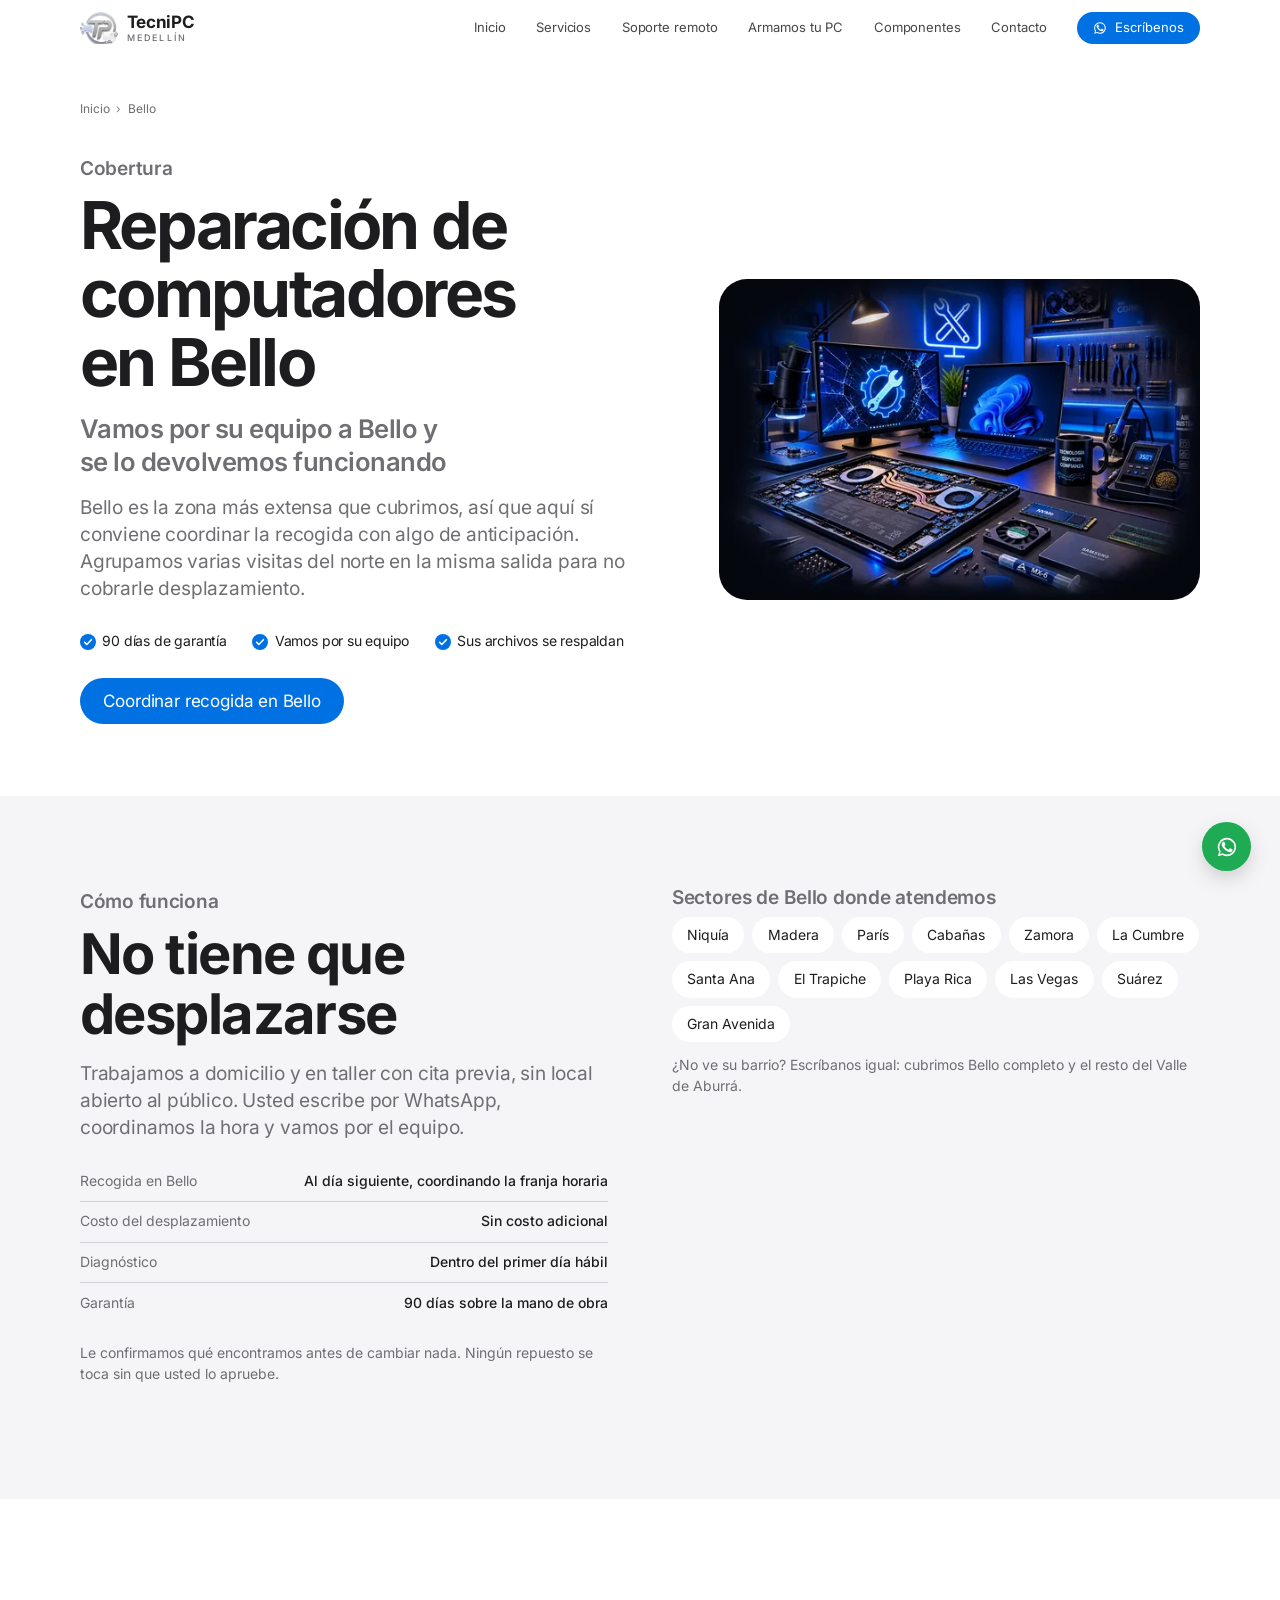
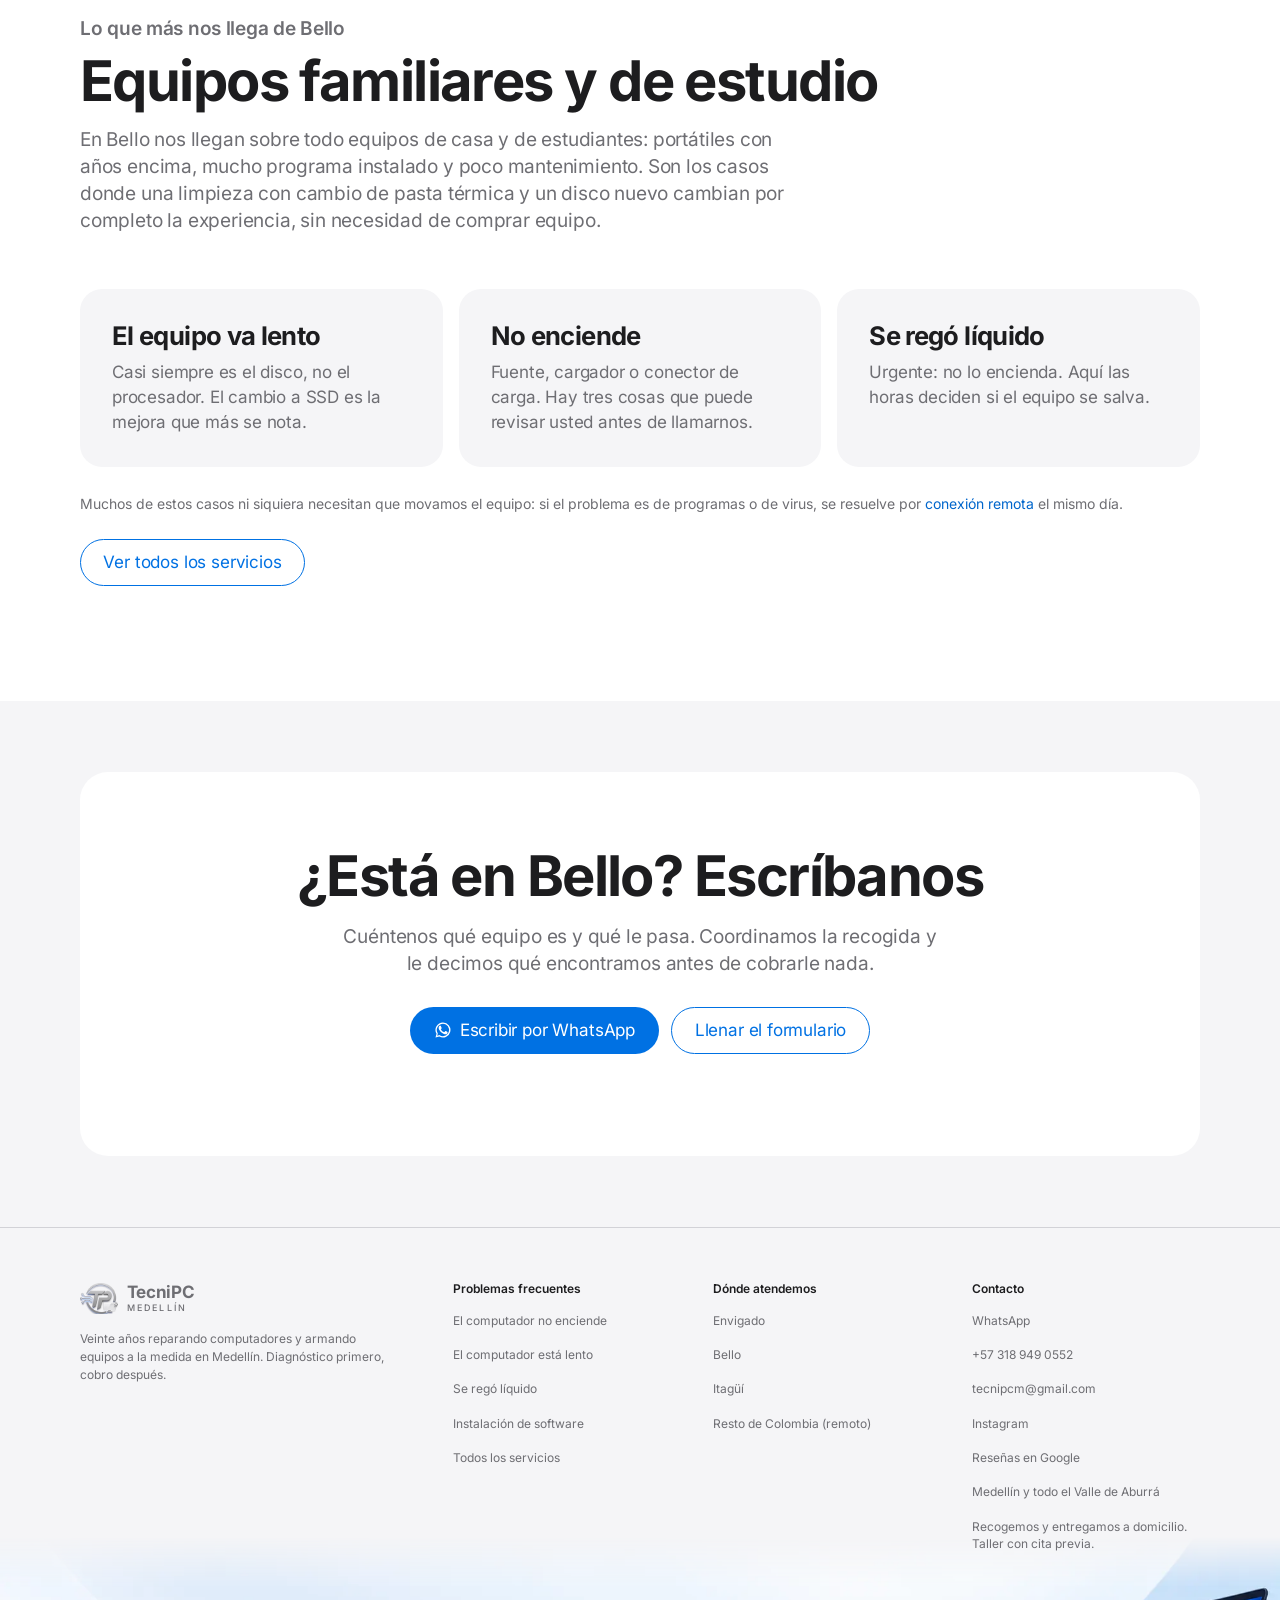
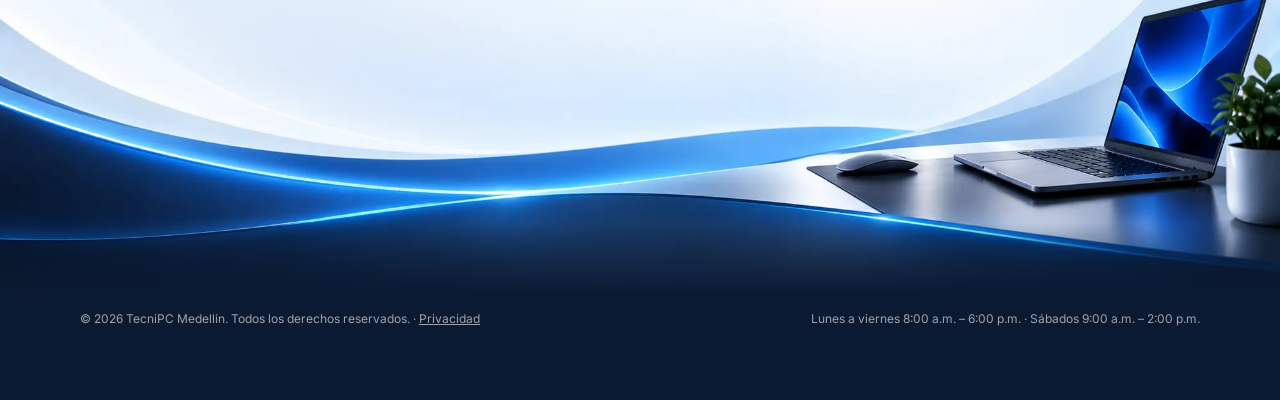
<file: reparacion-computadores-bello.html>
<!DOCTYPE html>
<html lang="es-CO">
<head>
<meta charset="utf-8">
<meta name="viewport" content="width=device-width, initial-scale=1, viewport-fit=cover">
<!-- Cabeceras de seguridad por etiqueta meta. GitHub Pages no permite
     configurarlas a nivel de servidor, pero el navegador respeta estas dos.
     HSTS y X-Frame-Options solo existen como cabecera HTTP: no se pueden
     declarar aquí. -->
<meta http-equiv="Content-Security-Policy" content="default-src 'self'; script-src 'self' 'unsafe-inline' https://www.googletagmanager.com; style-src 'self' 'unsafe-inline'; font-src 'self'; img-src 'self' data: https://www.googletagmanager.com https://www.google-analytics.com https://*.google-analytics.com https://www.google.com; connect-src 'self' https://www.google-analytics.com https://*.google-analytics.com https://*.analytics.google.com https://www.googletagmanager.com https://www.google.com; form-action 'self'; base-uri 'self'; object-src 'none'; upgrade-insecure-requests">
<meta name="referrer" content="strict-origin-when-cross-origin">

<!-- Google tag (gtag.js) -->
<script async src="https://www.googletagmanager.com/gtag/js?id=G-PQTKGCD9K3"></script>
<script>
  window.dataLayer = window.dataLayer || [];
  function gtag(){dataLayer.push(arguments);}
  gtag('js', new Date());
  gtag('config', 'G-PQTKGCD9K3');
</script>

<title>Reparación de computadores en Bello | TecniPC Medellín</title>
<meta name="description" content="Servicio técnico de computadores en Bello con recogida a domicilio. Mantenimiento, recuperación de datos y armado de PC. Escríbanos por WhatsApp.">
<meta name="theme-color" content="#ffffff">
<link rel="canonical" href="https://tecnipcmedellin.com/reparacion-computadores-bello">

<meta property="og:type" content="article">
<meta property="og:locale" content="es_CO">
<meta property="og:site_name" content="TecniPC Medellín">
<meta property="og:title" content="Reparación de computadores en Bello | TecniPC Medellín">
<meta property="og:description" content="Servicio técnico de computadores en Bello con recogida a domicilio. Mantenimiento, recuperación de datos y armado de PC. Escríbanos por WhatsApp.">
<meta property="og:url" content="https://tecnipcmedellin.com/reparacion-computadores-bello">
<meta property="og:image" content="https://tecnipcmedellin.com/assets/img/og-tecnipc-tp.jpg">
<meta name="twitter:card" content="summary_large_image">

<link rel="icon" href="favicon.ico" sizes="any">
<link rel="icon" href="assets/img/icono-192.png" type="image/png">
<link rel="apple-touch-icon" href="assets/img/icono-180.png">
<link rel="manifest" href="site.webmanifest">

<link rel="stylesheet" href="assets/css/estilos.css">
<script type="application/ld+json">
{
  "@context": "https://schema.org",
  "@type": "Service",
  "serviceType": "Reparación de computadores",
  "name": "Reparación de computadores en Bello",
  "provider": {
    "@type": "ComputerRepairService",
    "@id": "https://tecnipcmedellin.com/#negocio",
    "name": "TecniPC Medellín",
    "telephone": "+57 318 949 0552",
    "email": "tecnipcm@gmail.com",
    "url": "https://tecnipcmedellin.com/"
  },
  "areaServed": {
    "@type": "City",
    "name": "Bello",
    "containedInPlace": {
      "@type": "AdministrativeArea",
      "name": "Valle de Aburrá, Antioquia, Colombia"
    }
  },
  "availableChannel": {
    "@type": "ServiceChannel",
    "serviceUrl": "https://tecnipcmedellin.com/reparacion-computadores-bello",
    "servicePhone": "+57 318 949 0552"
  }
}
</script>
<script type="application/ld+json">
{
  "@context": "https://schema.org",
  "@type": "BreadcrumbList",
  "itemListElement": [
    {
      "@type": "ListItem",
      "position": 1,
      "name": "Inicio",
      "item": "https://tecnipcmedellin.com/"
    },
    {
      "@type": "ListItem",
      "position": 2,
      "name": "Bello",
      "item": "https://tecnipcmedellin.com/reparacion-computadores-bello"
    }
  ]
}
</script>
</head>

<body>
<a class="salto-contenido" href="#contenido">Ir al contenido</a>

<header class="barra">
  <div class="envoltura barra__interior">
    <a class="marca" href="index.html">
      <img src="assets/img/emblema-tp.webp" width="108" height="90" alt="TecniPC Medellín">
      <span class="marca__texto">
        <span class="marca__nombre">TecniPC</span>
        <span class="marca__lugar">MEDELLÍN</span>
      </span>
    </a>
    <button class="boton-menu" type="button" aria-expanded="false" aria-controls="menu-principal" aria-label="Abrir menú">
      <span></span>
    </button>
    <nav class="menu" id="menu-principal" aria-label="Navegación principal" data-abierto="no">
      <a href="index.html">Inicio</a>
      <a href="servicios.html">Servicios</a>
      <a href="soporte-remoto.html">Soporte remoto</a>
      <a href="armamos-tu-pc.html">Armamos tu PC</a>
      <a href="componentes.html">Componentes</a>
      <a href="contacto.html">Contacto</a>
      <a class="boton boton--principal" href="https://wa.me/573189490552?text=Hola%2C%20necesito%20una%20revisi%C3%B3n%20para%20mi%20equipo." data-wa="Hola, necesito una revisión para mi equipo.">
        <svg viewBox="0 0 24 24" fill="currentColor" aria-hidden="true"><path d="M17.5 14.4c-.3-.2-1.7-.9-2-1-.3-.1-.5-.2-.7.1-.2.3-.7 1-.9 1.2-.2.2-.3.2-.6.1-1.7-.9-2.9-1.6-4-3.6-.3-.5.3-.5.9-1.6.1-.2 0-.4 0-.5 0-.2-.7-1.6-.9-2.2-.2-.6-.5-.5-.7-.5h-.6c-.2 0-.5.1-.8.4-.3.3-1 1-1 2.5s1.1 2.9 1.2 3.1c.1.2 2.1 3.2 5.1 4.5 1.9.8 2.6.9 3.5.7.6-.1 1.7-.7 1.9-1.4.2-.7.2-1.2.2-1.4-.1-.1-.3-.2-.6-.4z"/><path d="M12 2a10 10 0 0 0-8.6 15.1L2 22l5-1.3A10 10 0 1 0 12 2zm0 18.2c-1.5 0-3-.4-4.3-1.2l-.3-.2-3.1.8.8-3-.2-.3A8.2 8.2 0 1 1 12 20.2z"/></svg>
        Escríbenos
      </a>
    </nav>
  </div>
</header>

<main id="contenido">

<section class="bloque bloque--ajustado encabezado-pagina">
  <div class="envoltura">
    <nav class="migas" aria-label="Ruta">
      <ol>
        <li><a href="index.html">Inicio</a></li>
        <li aria-current="page">Bello</li>
      </ol>
    </nav>

    <div class="encabezado-pagina__reja">
      <div>
        <p class="rotulo">Cobertura</p>
        <h1 class="titulo-bloque">Reparación de computadores en Bello</h1>
        <h2 class="subtitulo-pagina">Vamos por su equipo a Bello y se lo devolvemos funcionando</h2>
        <p class="entradilla">Bello es la zona más extensa que cubrimos, así que aquí sí conviene coordinar la recogida con algo de anticipación. Agrupamos varias visitas del norte en la misma salida para no cobrarle desplazamiento.</p>
        <ul class="sellos">
          <li>90 días de garantía</li>
          <li>Vamos por su equipo</li>
          <li>Sus archivos se respaldan</li>
        </ul>
        <p class="acciones" style="margin-top:1.6rem">
          <a class="boton boton--principal" href="https://wa.me/573189490552?text=Hola%2C%20estoy%20en%20Bello%20y%20necesito%20una%20revisi%C3%B3n%20para%20mi%20equipo.%20Es%20marca%20____." data-wa="Hola, estoy en Bello y necesito una revisión para mi equipo. Es marca ____.">Coordinar recogida en Bello</a>
        </p>
      </div>
      <figure class="encabezado-pagina__lamina">
        <img src="assets/img/banco-servicio-540.webp" srcset="assets/img/banco-servicio-540.webp 540w, assets/img/banco-servicio.webp 1200w" sizes="(max-width: 900px) 92vw, 400px" width="1200" height="800" alt="Banco de trabajo de TecniPC Medellín con portátil abierto y herramientas de precisión" fetchpriority="high">
      </figure>
    </div>
  </div>
</section>

<section class="bloque filo">
  <div class="envoltura cobertura">
    <div data-aparece="0">
      <p class="rotulo">Cómo funciona</p>
      <h2 class="titulo-bloque">No tiene que desplazarse</h2>
      <p class="entradilla">
        Trabajamos a domicilio y en taller con cita previa, sin local abierto al público.
        Usted escribe por WhatsApp, coordinamos la hora y vamos por el equipo.
      </p>
      <dl class="ficha" style="max-width:34rem">
        <div><dt>Recogida en Bello</dt><dd>Al día siguiente, coordinando la franja horaria</dd></div>
        <div><dt>Costo del desplazamiento</dt><dd>Sin costo adicional</dd></div>
        <div><dt>Diagnóstico</dt><dd>Dentro del primer día hábil</dd></div>
        <div><dt>Garantía</dt><dd>90 días sobre la mano de obra</dd></div>
      </dl>
      <p class="nota">
        Le confirmamos qué encontramos antes de cambiar nada. Ningún repuesto se toca sin
        que usted lo apruebe.
      </p>
    </div>

    <div data-aparece="1">
      <h3 class="rotulo" style="color:var(--acero-tenue)">Sectores de Bello donde atendemos</h3>
      <ul class="zonas">
        <li>Niquía</li>
        <li>Madera</li>
        <li>París</li>
        <li>Cabañas</li>
        <li>Zamora</li>
        <li>La Cumbre</li>
        <li>Santa Ana</li>
        <li>El Trapiche</li>
        <li>Playa Rica</li>
        <li>Las Vegas</li>
        <li>Suárez</li>
        <li>Gran Avenida</li>
      </ul>
      <p class="nota">
        ¿No ve su barrio? Escríbanos igual: cubrimos Bello completo y el resto del
        Valle de Aburrá.
      </p>
    </div>
  </div>
</section>

<section class="bloque filo">
  <div class="envoltura">
    <header class="cabeza-bloque" data-aparece="0">
      <p class="rotulo">Lo que más nos llega de Bello</p>
      <h2 class="titulo-bloque">Equipos familiares y de estudio</h2>
      <p class="entradilla">En Bello nos llegan sobre todo equipos de casa y de estudiantes: portátiles con años encima, mucho programa instalado y poco mantenimiento. Son los casos donde una limpieza con cambio de pasta térmica y un disco nuevo cambian por completo la experiencia, sin necesidad de comprar equipo.</p>
    </header>

    <div class="servicios" data-aparece="1">
      <article class="tarjeta tarjeta--servicio">
        <h3 class="tarjeta__titulo"><a href="computador-lento.html">El equipo va lento</a></h3>
        <p class="tarjeta__texto">Casi siempre es el disco, no el procesador. El cambio a SSD es la mejora que más se nota.</p>
      </article>
      <article class="tarjeta tarjeta--servicio">
        <h3 class="tarjeta__titulo"><a href="computador-no-enciende.html">No enciende</a></h3>
        <p class="tarjeta__texto">Fuente, cargador o conector de carga. Hay tres cosas que puede revisar usted antes de llamarnos.</p>
      </article>
      <article class="tarjeta tarjeta--servicio">
        <h3 class="tarjeta__titulo"><a href="liquido-en-el-portatil.html">Se regó líquido</a></h3>
        <p class="tarjeta__texto">Urgente: no lo encienda. Aquí las horas deciden si el equipo se salva.</p>
      </article>
    </div>

    <p class="nota" data-aparece="2" style="margin-top:1.6rem">Muchos de estos casos ni siquiera necesitan que movamos el equipo: si el problema es de programas o de virus, se resuelve por <a href="soporte-remoto.html">conexión remota</a> el mismo día.</p>

    <p class="acciones" data-aparece="3" style="margin-top:1.6rem">
      <a class="boton boton--linea" href="servicios.html">Ver todos los servicios</a>
    </p>
  </div>
</section>

<section class="bloque bloque--ajustado">
  <div class="envoltura">
    <div class="remate" data-aparece="0">
      <img class="remate__fondo" src="assets/img/banda-placa.webp" width="1200" height="800" alt="" aria-hidden="true" loading="lazy">
      <h2 class="remate__titulo">¿Está en Bello? Escríbanos</h2>
      <p>Cuéntenos qué equipo es y qué le pasa. Coordinamos la recogida y le decimos qué encontramos antes de cobrarle nada.</p>
      <p class="acciones">
        <a class="boton boton--principal" href="https://wa.me/573189490552?text=Hola%2C%20estoy%20en%20Bello%20y%20necesito%20una%20revisi%C3%B3n%20para%20mi%20equipo.%20Es%20marca%20____." data-wa="Hola, estoy en Bello y necesito una revisión para mi equipo. Es marca ____."><svg viewBox="0 0 24 24" fill="currentColor" aria-hidden="true"><path d="M17.5 14.4c-.3-.2-1.7-.9-2-1-.3-.1-.5-.2-.7.1-.2.3-.7 1-.9 1.2-.2.2-.3.2-.6.1-1.7-.9-2.9-1.6-4-3.6-.3-.5.3-.5.9-1.6.1-.2 0-.4 0-.5 0-.2-.7-1.6-.9-2.2-.2-.6-.5-.5-.7-.5h-.6c-.2 0-.5.1-.8.4-.3.3-1 1-1 2.5s1.1 2.9 1.2 3.1c.1.2 2.1 3.2 5.1 4.5 1.9.8 2.6.9 3.5.7.6-.1 1.7-.7 1.9-1.4.2-.7.2-1.2.2-1.4-.1-.1-.3-.2-.6-.4z"/><path d="M12 2a10 10 0 0 0-8.6 15.1L2 22l5-1.3A10 10 0 1 0 12 2zm0 18.2c-1.5 0-3-.4-4.3-1.2l-.3-.2-3.1.8.8-3-.2-.3A8.2 8.2 0 1 1 12 20.2z"/></svg> Escribir por WhatsApp</a>
        <a class="boton boton--linea" href="contacto.html">Llenar el formulario</a>
      </p>
    </div>
  </div>
</section>

</main>

<footer class="pie">
  <div class="envoltura pie__interior">
    <div class="pie__reja">
      <div>
        <a class="marca" href="index.html">
          <img src="assets/img/emblema-tp.webp" width="108" height="90" alt="TecniPC Medellín">
          <span class="marca__texto">
            <span class="marca__nombre">TecniPC</span>
            <span class="marca__lugar">MEDELLÍN</span>
          </span>
        </a>
        <p class="pie__texto">
          Veinte años reparando computadores y armando equipos a la medida en Medellín.
          Diagnóstico primero, cobro después.
        </p>
      </div>
      <div>
        <h3>Problemas frecuentes</h3>
        <ul class="pie__lista">
          <li><a href="computador-no-enciende.html">El computador no enciende</a></li>
          <li><a href="computador-lento.html">El computador está lento</a></li>
          <li><a href="liquido-en-el-portatil.html">Se regó líquido</a></li>
          <li><a href="instalacion-de-software.html">Instalación de software</a></li>
          <li><a href="servicios.html">Todos los servicios</a></li>
        </ul>
      </div>
      <div>
        <h3>Dónde atendemos</h3>
        <ul class="pie__lista">
          <li><a href="reparacion-computadores-envigado.html">Envigado</a></li>
          <li><a href="reparacion-computadores-bello.html">Bello</a></li>
          <li><a href="reparacion-computadores-itagui.html">Itagüí</a></li>
          <li><a href="soporte-remoto.html">Resto de Colombia (remoto)</a></li>
        </ul>
      </div>
      <div>
        <h3>Contacto</h3>
        <ul class="pie__lista">
          <li><a data-negocio="whatsapp" data-conservar-texto href="https://wa.me/573189490552">WhatsApp</a></li>
          <li><a data-negocio="telefono" href="tel:+573189490552">+57 318 949 0552</a></li>
          <li><a data-negocio="correo" href="mailto:tecnipcm@gmail.com">tecnipcm@gmail.com</a></li>
          <li><a href="https://www.instagram.com/tecnipcmedellin/" target="_blank" rel="noopener">Instagram</a></li>
          <li><a href="https://share.google/IcBnKN3yh6U7qgad1" target="_blank" rel="noopener">Reseñas en Google</a></li>
          <li><span data-negocio="cobertura">Medellín y todo el Valle de Aburrá</span></li>
          <li><span data-negocio="entrega">Recogemos y entregamos a domicilio. Taller con cita previa.</span></li>
        </ul>
      </div>
    </div>
    <img class="pie__fondo" src="assets/img/pie-escritorio.webp" srcset="assets/img/pie-escritorio-1000.webp 1000w, assets/img/pie-escritorio.webp 2000w" sizes="100vw" width="2000" height="721" alt="" aria-hidden="true" loading="lazy" decoding="async">
    <div class="pie__base">
      <p>© <span data-anio>2026</span> TecniPC Medellín. Todos los derechos reservados. · <a href="privacidad.html">Privacidad</a></p>
      <p data-negocio="horario">Lunes a viernes 8:00 a.m. – 6:00 p.m. · Sábados 9:00 a.m. – 2:00 p.m.</p>
    </div>
  </div>
</footer>

<a class="flotante" href="https://wa.me/573189490552?text=Hola%2C%20necesito%20una%20revisi%C3%B3n%20para%20mi%20equipo." data-wa="Hola, necesito una revisión para mi equipo." target="_blank" rel="noopener" aria-label="Escribir por WhatsApp">
  <svg viewBox="0 0 24 24" fill="currentColor" aria-hidden="true"><path d="M17.5 14.4c-.3-.2-1.7-.9-2-1-.3-.1-.5-.2-.7.1-.2.3-.7 1-.9 1.2-.2.2-.3.2-.6.1-1.7-.9-2.9-1.6-4-3.6-.3-.5.3-.5.9-1.6.1-.2 0-.4 0-.5 0-.2-.7-1.6-.9-2.2-.2-.6-.5-.5-.7-.5h-.6c-.2 0-.5.1-.8.4-.3.3-1 1-1 2.5s1.1 2.9 1.2 3.1c.1.2 2.1 3.2 5.1 4.5 1.9.8 2.6.9 3.5.7.6-.1 1.7-.7 1.9-1.4.2-.7.2-1.2.2-1.4-.1-.1-.3-.2-.6-.4z"/><path d="M12 2a10 10 0 0 0-8.6 15.1L2 22l5-1.3A10 10 0 1 0 12 2zm0 18.2c-1.5 0-3-.4-4.3-1.2l-.3-.2-3.1.8.8-3-.2-.3A8.2 8.2 0 1 1 12 20.2z"/></svg>
  <span>Escríbenos</span>
</a>

<script src="assets/js/sitio.js"></script>
</body>
</html>
</file>
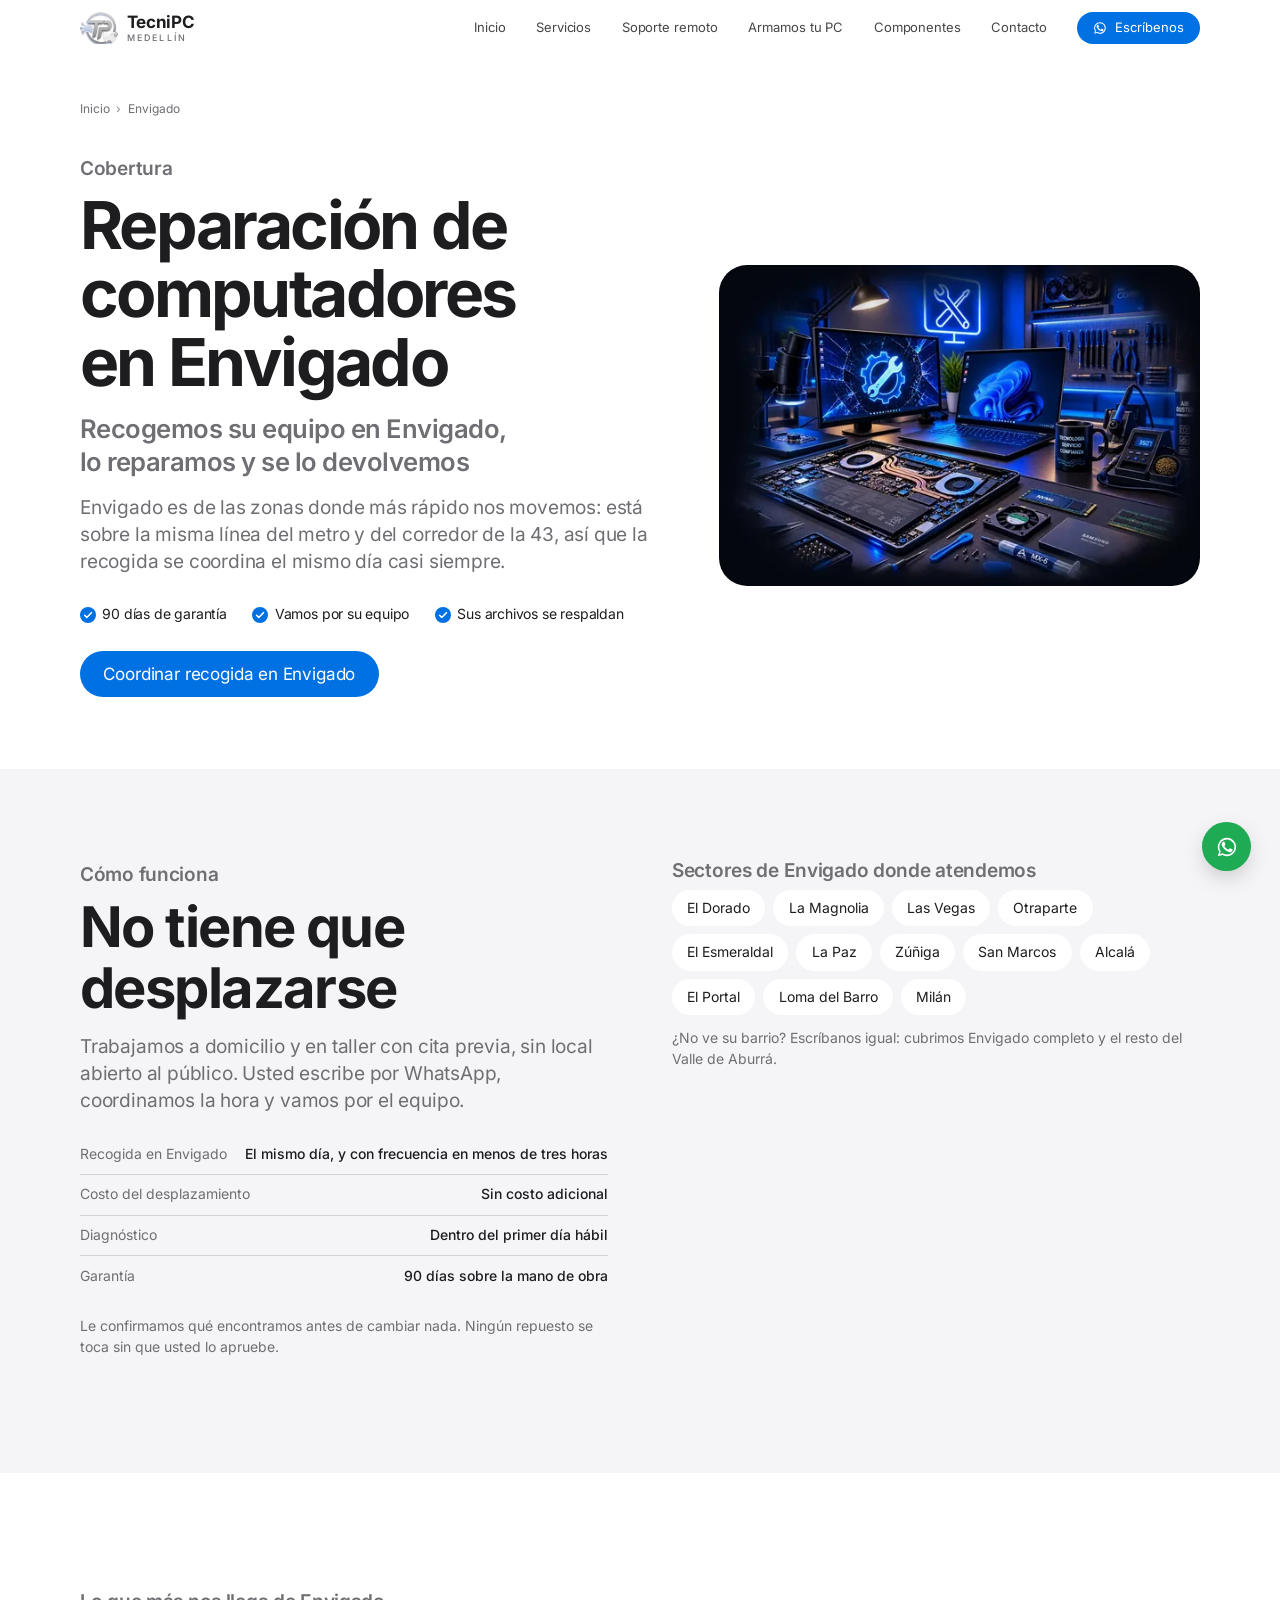
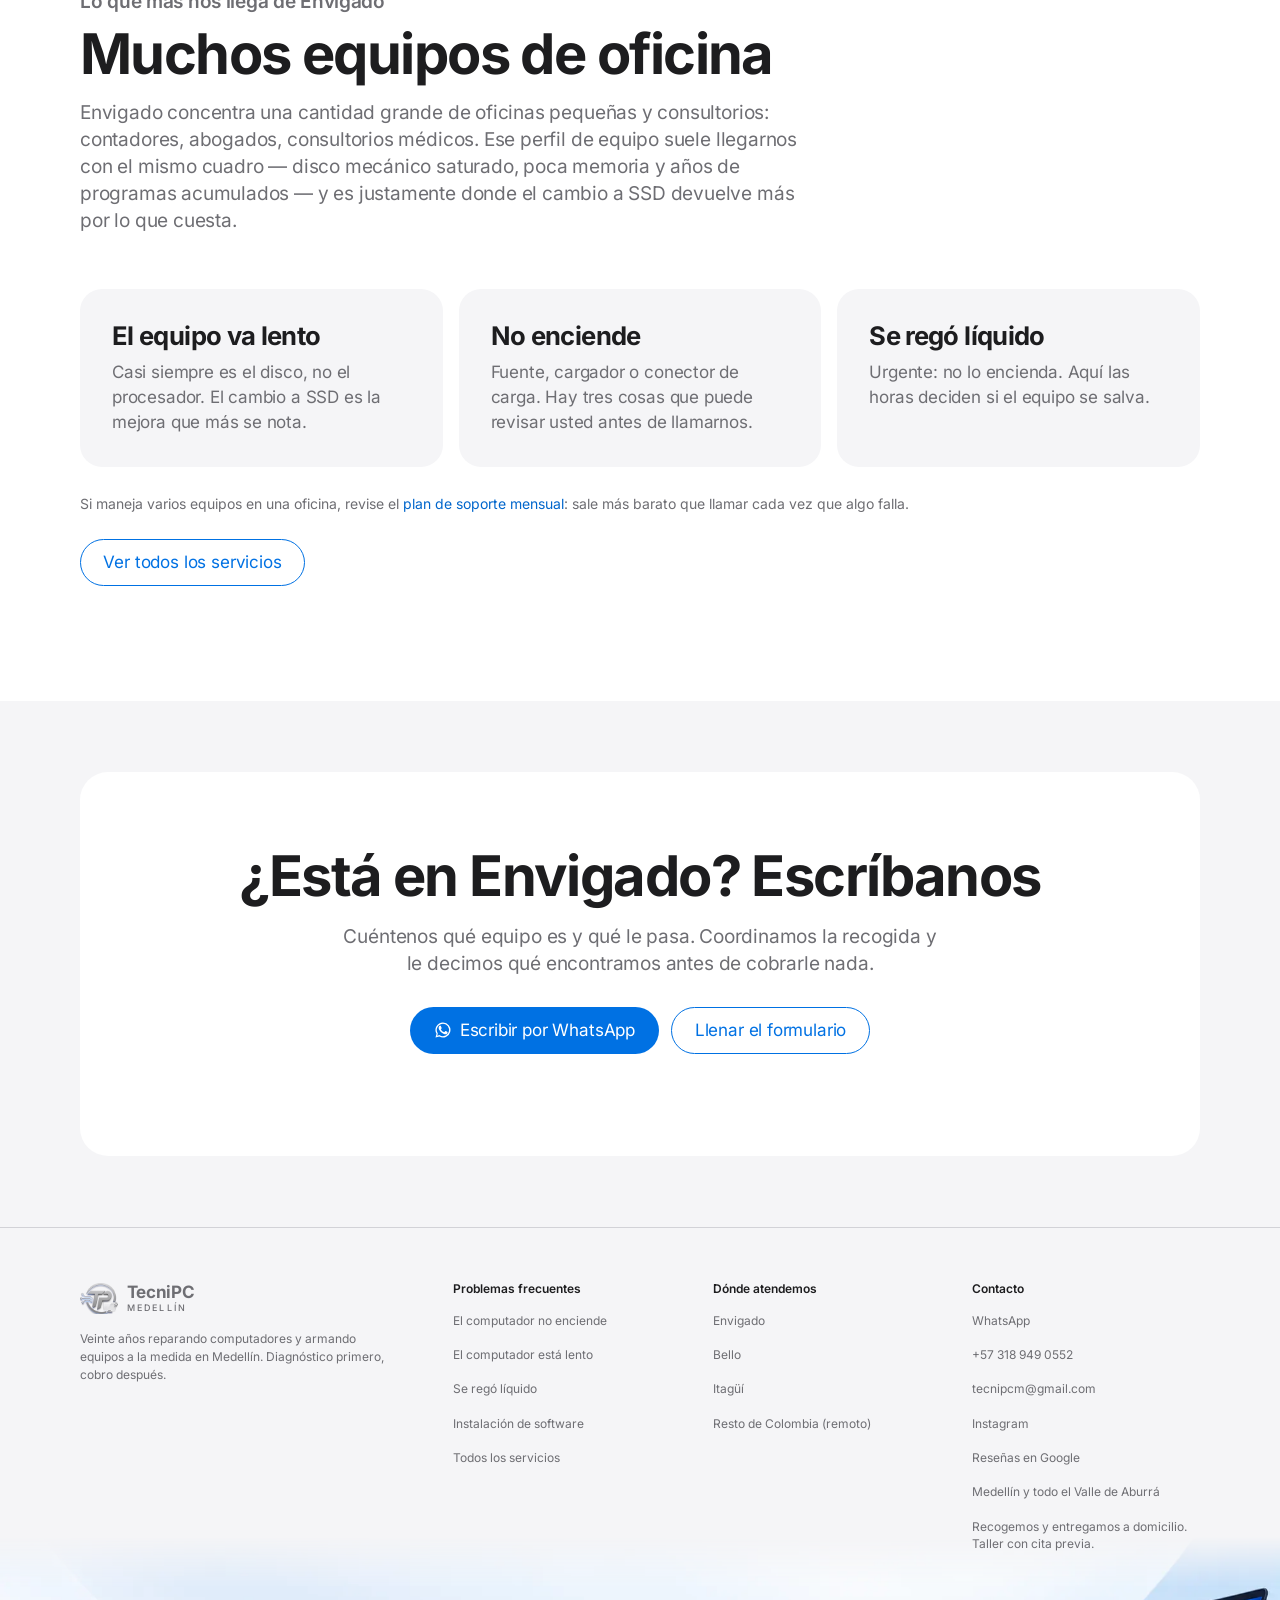
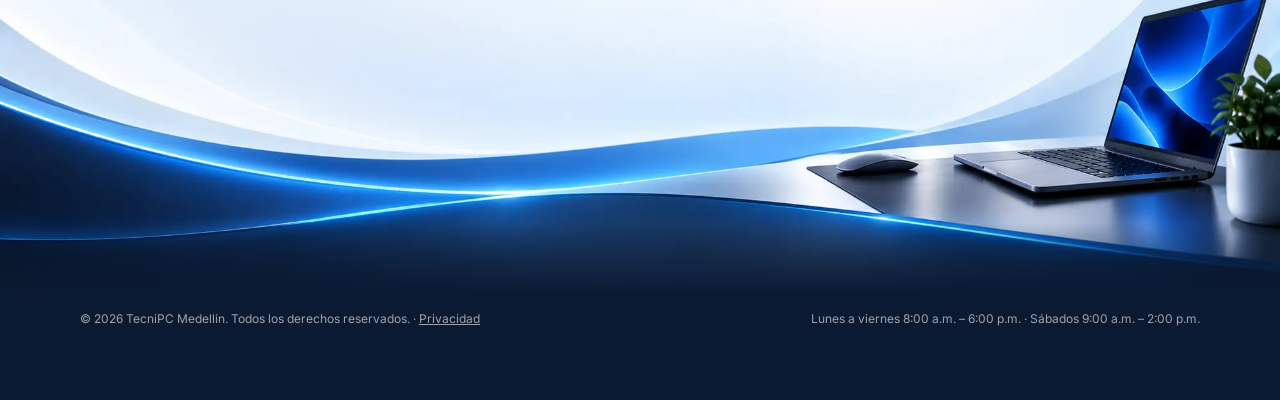
<file: reparacion-computadores-envigado.html>
<!DOCTYPE html>
<html lang="es-CO">
<head>
<meta charset="utf-8">
<meta name="viewport" content="width=device-width, initial-scale=1, viewport-fit=cover">
<!-- Cabeceras de seguridad por etiqueta meta. GitHub Pages no permite
     configurarlas a nivel de servidor, pero el navegador respeta estas dos.
     HSTS y X-Frame-Options solo existen como cabecera HTTP: no se pueden
     declarar aquí. -->
<meta http-equiv="Content-Security-Policy" content="default-src 'self'; script-src 'self' 'unsafe-inline' https://www.googletagmanager.com; style-src 'self' 'unsafe-inline'; font-src 'self'; img-src 'self' data: https://www.googletagmanager.com https://www.google-analytics.com https://*.google-analytics.com https://www.google.com; connect-src 'self' https://www.google-analytics.com https://*.google-analytics.com https://*.analytics.google.com https://www.googletagmanager.com https://www.google.com; form-action 'self'; base-uri 'self'; object-src 'none'; upgrade-insecure-requests">
<meta name="referrer" content="strict-origin-when-cross-origin">

<!-- Google tag (gtag.js) -->
<script async src="https://www.googletagmanager.com/gtag/js?id=G-PQTKGCD9K3"></script>
<script>
  window.dataLayer = window.dataLayer || [];
  function gtag(){dataLayer.push(arguments);}
  gtag('js', new Date());
  gtag('config', 'G-PQTKGCD9K3');
</script>

<title>Reparación de computadores en Envigado | TecniPC Medellín</title>
<meta name="description" content="Servicio técnico de computadores en Envigado con recogida a domicilio. Mantenimiento, cambio a SSD y reparación de placa. Escríbanos por WhatsApp.">
<meta name="theme-color" content="#ffffff">
<link rel="canonical" href="https://tecnipcmedellin.com/reparacion-computadores-envigado">

<meta property="og:type" content="article">
<meta property="og:locale" content="es_CO">
<meta property="og:site_name" content="TecniPC Medellín">
<meta property="og:title" content="Reparación de computadores en Envigado | TecniPC Medellín">
<meta property="og:description" content="Servicio técnico de computadores en Envigado con recogida a domicilio. Mantenimiento, cambio a SSD y reparación de placa. Escríbanos por WhatsApp.">
<meta property="og:url" content="https://tecnipcmedellin.com/reparacion-computadores-envigado">
<meta property="og:image" content="https://tecnipcmedellin.com/assets/img/og-tecnipc-tp.jpg">
<meta name="twitter:card" content="summary_large_image">

<link rel="icon" href="favicon.ico" sizes="any">
<link rel="icon" href="assets/img/icono-192.png" type="image/png">
<link rel="apple-touch-icon" href="assets/img/icono-180.png">
<link rel="manifest" href="site.webmanifest">

<link rel="stylesheet" href="assets/css/estilos.css">
<script type="application/ld+json">
{
  "@context": "https://schema.org",
  "@type": "Service",
  "serviceType": "Reparación de computadores",
  "name": "Reparación de computadores en Envigado",
  "provider": {
    "@type": "ComputerRepairService",
    "@id": "https://tecnipcmedellin.com/#negocio",
    "name": "TecniPC Medellín",
    "telephone": "+57 318 949 0552",
    "email": "tecnipcm@gmail.com",
    "url": "https://tecnipcmedellin.com/"
  },
  "areaServed": {
    "@type": "City",
    "name": "Envigado",
    "containedInPlace": {
      "@type": "AdministrativeArea",
      "name": "Valle de Aburrá, Antioquia, Colombia"
    }
  },
  "availableChannel": {
    "@type": "ServiceChannel",
    "serviceUrl": "https://tecnipcmedellin.com/reparacion-computadores-envigado",
    "servicePhone": "+57 318 949 0552"
  }
}
</script>
<script type="application/ld+json">
{
  "@context": "https://schema.org",
  "@type": "BreadcrumbList",
  "itemListElement": [
    {
      "@type": "ListItem",
      "position": 1,
      "name": "Inicio",
      "item": "https://tecnipcmedellin.com/"
    },
    {
      "@type": "ListItem",
      "position": 2,
      "name": "Envigado",
      "item": "https://tecnipcmedellin.com/reparacion-computadores-envigado"
    }
  ]
}
</script>
</head>

<body>
<a class="salto-contenido" href="#contenido">Ir al contenido</a>

<header class="barra">
  <div class="envoltura barra__interior">
    <a class="marca" href="index.html">
      <img src="assets/img/emblema-tp.webp" width="108" height="90" alt="TecniPC Medellín">
      <span class="marca__texto">
        <span class="marca__nombre">TecniPC</span>
        <span class="marca__lugar">MEDELLÍN</span>
      </span>
    </a>
    <button class="boton-menu" type="button" aria-expanded="false" aria-controls="menu-principal" aria-label="Abrir menú">
      <span></span>
    </button>
    <nav class="menu" id="menu-principal" aria-label="Navegación principal" data-abierto="no">
      <a href="index.html">Inicio</a>
      <a href="servicios.html">Servicios</a>
      <a href="soporte-remoto.html">Soporte remoto</a>
      <a href="armamos-tu-pc.html">Armamos tu PC</a>
      <a href="componentes.html">Componentes</a>
      <a href="contacto.html">Contacto</a>
      <a class="boton boton--principal" href="https://wa.me/573189490552?text=Hola%2C%20necesito%20una%20revisi%C3%B3n%20para%20mi%20equipo." data-wa="Hola, necesito una revisión para mi equipo.">
        <svg viewBox="0 0 24 24" fill="currentColor" aria-hidden="true"><path d="M17.5 14.4c-.3-.2-1.7-.9-2-1-.3-.1-.5-.2-.7.1-.2.3-.7 1-.9 1.2-.2.2-.3.2-.6.1-1.7-.9-2.9-1.6-4-3.6-.3-.5.3-.5.9-1.6.1-.2 0-.4 0-.5 0-.2-.7-1.6-.9-2.2-.2-.6-.5-.5-.7-.5h-.6c-.2 0-.5.1-.8.4-.3.3-1 1-1 2.5s1.1 2.9 1.2 3.1c.1.2 2.1 3.2 5.1 4.5 1.9.8 2.6.9 3.5.7.6-.1 1.7-.7 1.9-1.4.2-.7.2-1.2.2-1.4-.1-.1-.3-.2-.6-.4z"/><path d="M12 2a10 10 0 0 0-8.6 15.1L2 22l5-1.3A10 10 0 1 0 12 2zm0 18.2c-1.5 0-3-.4-4.3-1.2l-.3-.2-3.1.8.8-3-.2-.3A8.2 8.2 0 1 1 12 20.2z"/></svg>
        Escríbenos
      </a>
    </nav>
  </div>
</header>

<main id="contenido">

<section class="bloque bloque--ajustado encabezado-pagina">
  <div class="envoltura">
    <nav class="migas" aria-label="Ruta">
      <ol>
        <li><a href="index.html">Inicio</a></li>
        <li aria-current="page">Envigado</li>
      </ol>
    </nav>

    <div class="encabezado-pagina__reja">
      <div>
        <p class="rotulo">Cobertura</p>
        <h1 class="titulo-bloque">Reparación de computadores en Envigado</h1>
        <h2 class="subtitulo-pagina">Recogemos su equipo en Envigado, lo reparamos y se lo devolvemos</h2>
        <p class="entradilla">Envigado es de las zonas donde más rápido nos movemos: está sobre la misma línea del metro y del corredor de la 43, así que la recogida se coordina el mismo día casi siempre.</p>
        <ul class="sellos">
          <li>90 días de garantía</li>
          <li>Vamos por su equipo</li>
          <li>Sus archivos se respaldan</li>
        </ul>
        <p class="acciones" style="margin-top:1.6rem">
          <a class="boton boton--principal" href="https://wa.me/573189490552?text=Hola%2C%20estoy%20en%20Envigado%20y%20necesito%20una%20revisi%C3%B3n%20para%20mi%20equipo.%20Es%20marca%20____." data-wa="Hola, estoy en Envigado y necesito una revisión para mi equipo. Es marca ____.">Coordinar recogida en Envigado</a>
        </p>
      </div>
      <figure class="encabezado-pagina__lamina">
        <img src="assets/img/banco-servicio-540.webp" srcset="assets/img/banco-servicio-540.webp 540w, assets/img/banco-servicio.webp 1200w" sizes="(max-width: 900px) 92vw, 400px" width="1200" height="800" alt="Banco de trabajo de TecniPC Medellín con portátil abierto y herramientas de precisión" fetchpriority="high">
      </figure>
    </div>
  </div>
</section>

<section class="bloque filo">
  <div class="envoltura cobertura">
    <div data-aparece="0">
      <p class="rotulo">Cómo funciona</p>
      <h2 class="titulo-bloque">No tiene que desplazarse</h2>
      <p class="entradilla">
        Trabajamos a domicilio y en taller con cita previa, sin local abierto al público.
        Usted escribe por WhatsApp, coordinamos la hora y vamos por el equipo.
      </p>
      <dl class="ficha" style="max-width:34rem">
        <div><dt>Recogida en Envigado</dt><dd>El mismo día, y con frecuencia en menos de tres horas</dd></div>
        <div><dt>Costo del desplazamiento</dt><dd>Sin costo adicional</dd></div>
        <div><dt>Diagnóstico</dt><dd>Dentro del primer día hábil</dd></div>
        <div><dt>Garantía</dt><dd>90 días sobre la mano de obra</dd></div>
      </dl>
      <p class="nota">
        Le confirmamos qué encontramos antes de cambiar nada. Ningún repuesto se toca sin
        que usted lo apruebe.
      </p>
    </div>

    <div data-aparece="1">
      <h3 class="rotulo" style="color:var(--acero-tenue)">Sectores de Envigado donde atendemos</h3>
      <ul class="zonas">
        <li>El Dorado</li>
        <li>La Magnolia</li>
        <li>Las Vegas</li>
        <li>Otraparte</li>
        <li>El Esmeraldal</li>
        <li>La Paz</li>
        <li>Zúñiga</li>
        <li>San Marcos</li>
        <li>Alcalá</li>
        <li>El Portal</li>
        <li>Loma del Barro</li>
        <li>Milán</li>
      </ul>
      <p class="nota">
        ¿No ve su barrio? Escríbanos igual: cubrimos Envigado completo y el resto del
        Valle de Aburrá.
      </p>
    </div>
  </div>
</section>

<section class="bloque filo">
  <div class="envoltura">
    <header class="cabeza-bloque" data-aparece="0">
      <p class="rotulo">Lo que más nos llega de Envigado</p>
      <h2 class="titulo-bloque">Muchos equipos de oficina</h2>
      <p class="entradilla">Envigado concentra una cantidad grande de oficinas pequeñas y consultorios: contadores, abogados, consultorios médicos. Ese perfil de equipo suele llegarnos con el mismo cuadro — disco mecánico saturado, poca memoria y años de programas acumulados — y es justamente donde el cambio a SSD devuelve más por lo que cuesta.</p>
    </header>

    <div class="servicios" data-aparece="1">
      <article class="tarjeta tarjeta--servicio">
        <h3 class="tarjeta__titulo"><a href="computador-lento.html">El equipo va lento</a></h3>
        <p class="tarjeta__texto">Casi siempre es el disco, no el procesador. El cambio a SSD es la mejora que más se nota.</p>
      </article>
      <article class="tarjeta tarjeta--servicio">
        <h3 class="tarjeta__titulo"><a href="computador-no-enciende.html">No enciende</a></h3>
        <p class="tarjeta__texto">Fuente, cargador o conector de carga. Hay tres cosas que puede revisar usted antes de llamarnos.</p>
      </article>
      <article class="tarjeta tarjeta--servicio">
        <h3 class="tarjeta__titulo"><a href="liquido-en-el-portatil.html">Se regó líquido</a></h3>
        <p class="tarjeta__texto">Urgente: no lo encienda. Aquí las horas deciden si el equipo se salva.</p>
      </article>
    </div>

    <p class="nota" data-aparece="2" style="margin-top:1.6rem">Si maneja varios equipos en una oficina, revise el <a href="servicios.html#empresas">plan de soporte mensual</a>: sale más barato que llamar cada vez que algo falla.</p>

    <p class="acciones" data-aparece="3" style="margin-top:1.6rem">
      <a class="boton boton--linea" href="servicios.html">Ver todos los servicios</a>
    </p>
  </div>
</section>

<section class="bloque bloque--ajustado">
  <div class="envoltura">
    <div class="remate" data-aparece="0">
      <img class="remate__fondo" src="assets/img/banda-placa.webp" width="1200" height="800" alt="" aria-hidden="true" loading="lazy">
      <h2 class="remate__titulo">¿Está en Envigado? Escríbanos</h2>
      <p>Cuéntenos qué equipo es y qué le pasa. Coordinamos la recogida y le decimos qué encontramos antes de cobrarle nada.</p>
      <p class="acciones">
        <a class="boton boton--principal" href="https://wa.me/573189490552?text=Hola%2C%20estoy%20en%20Envigado%20y%20necesito%20una%20revisi%C3%B3n%20para%20mi%20equipo.%20Es%20marca%20____." data-wa="Hola, estoy en Envigado y necesito una revisión para mi equipo. Es marca ____."><svg viewBox="0 0 24 24" fill="currentColor" aria-hidden="true"><path d="M17.5 14.4c-.3-.2-1.7-.9-2-1-.3-.1-.5-.2-.7.1-.2.3-.7 1-.9 1.2-.2.2-.3.2-.6.1-1.7-.9-2.9-1.6-4-3.6-.3-.5.3-.5.9-1.6.1-.2 0-.4 0-.5 0-.2-.7-1.6-.9-2.2-.2-.6-.5-.5-.7-.5h-.6c-.2 0-.5.1-.8.4-.3.3-1 1-1 2.5s1.1 2.9 1.2 3.1c.1.2 2.1 3.2 5.1 4.5 1.9.8 2.6.9 3.5.7.6-.1 1.7-.7 1.9-1.4.2-.7.2-1.2.2-1.4-.1-.1-.3-.2-.6-.4z"/><path d="M12 2a10 10 0 0 0-8.6 15.1L2 22l5-1.3A10 10 0 1 0 12 2zm0 18.2c-1.5 0-3-.4-4.3-1.2l-.3-.2-3.1.8.8-3-.2-.3A8.2 8.2 0 1 1 12 20.2z"/></svg> Escribir por WhatsApp</a>
        <a class="boton boton--linea" href="contacto.html">Llenar el formulario</a>
      </p>
    </div>
  </div>
</section>

</main>

<footer class="pie">
  <div class="envoltura pie__interior">
    <div class="pie__reja">
      <div>
        <a class="marca" href="index.html">
          <img src="assets/img/emblema-tp.webp" width="108" height="90" alt="TecniPC Medellín">
          <span class="marca__texto">
            <span class="marca__nombre">TecniPC</span>
            <span class="marca__lugar">MEDELLÍN</span>
          </span>
        </a>
        <p class="pie__texto">
          Veinte años reparando computadores y armando equipos a la medida en Medellín.
          Diagnóstico primero, cobro después.
        </p>
      </div>
      <div>
        <h3>Problemas frecuentes</h3>
        <ul class="pie__lista">
          <li><a href="computador-no-enciende.html">El computador no enciende</a></li>
          <li><a href="computador-lento.html">El computador está lento</a></li>
          <li><a href="liquido-en-el-portatil.html">Se regó líquido</a></li>
          <li><a href="instalacion-de-software.html">Instalación de software</a></li>
          <li><a href="servicios.html">Todos los servicios</a></li>
        </ul>
      </div>
      <div>
        <h3>Dónde atendemos</h3>
        <ul class="pie__lista">
          <li><a href="reparacion-computadores-envigado.html">Envigado</a></li>
          <li><a href="reparacion-computadores-bello.html">Bello</a></li>
          <li><a href="reparacion-computadores-itagui.html">Itagüí</a></li>
          <li><a href="soporte-remoto.html">Resto de Colombia (remoto)</a></li>
        </ul>
      </div>
      <div>
        <h3>Contacto</h3>
        <ul class="pie__lista">
          <li><a data-negocio="whatsapp" data-conservar-texto href="https://wa.me/573189490552">WhatsApp</a></li>
          <li><a data-negocio="telefono" href="tel:+573189490552">+57 318 949 0552</a></li>
          <li><a data-negocio="correo" href="mailto:tecnipcm@gmail.com">tecnipcm@gmail.com</a></li>
          <li><a href="https://www.instagram.com/tecnipcmedellin/" target="_blank" rel="noopener">Instagram</a></li>
          <li><a href="https://share.google/IcBnKN3yh6U7qgad1" target="_blank" rel="noopener">Reseñas en Google</a></li>
          <li><span data-negocio="cobertura">Medellín y todo el Valle de Aburrá</span></li>
          <li><span data-negocio="entrega">Recogemos y entregamos a domicilio. Taller con cita previa.</span></li>
        </ul>
      </div>
    </div>
    <img class="pie__fondo" src="assets/img/pie-escritorio.webp" srcset="assets/img/pie-escritorio-1000.webp 1000w, assets/img/pie-escritorio.webp 2000w" sizes="100vw" width="2000" height="721" alt="" aria-hidden="true" loading="lazy" decoding="async">
    <div class="pie__base">
      <p>© <span data-anio>2026</span> TecniPC Medellín. Todos los derechos reservados. · <a href="privacidad.html">Privacidad</a></p>
      <p data-negocio="horario">Lunes a viernes 8:00 a.m. – 6:00 p.m. · Sábados 9:00 a.m. – 2:00 p.m.</p>
    </div>
  </div>
</footer>

<a class="flotante" href="https://wa.me/573189490552?text=Hola%2C%20necesito%20una%20revisi%C3%B3n%20para%20mi%20equipo." data-wa="Hola, necesito una revisión para mi equipo." target="_blank" rel="noopener" aria-label="Escribir por WhatsApp">
  <svg viewBox="0 0 24 24" fill="currentColor" aria-hidden="true"><path d="M17.5 14.4c-.3-.2-1.7-.9-2-1-.3-.1-.5-.2-.7.1-.2.3-.7 1-.9 1.2-.2.2-.3.2-.6.1-1.7-.9-2.9-1.6-4-3.6-.3-.5.3-.5.9-1.6.1-.2 0-.4 0-.5 0-.2-.7-1.6-.9-2.2-.2-.6-.5-.5-.7-.5h-.6c-.2 0-.5.1-.8.4-.3.3-1 1-1 2.5s1.1 2.9 1.2 3.1c.1.2 2.1 3.2 5.1 4.5 1.9.8 2.6.9 3.5.7.6-.1 1.7-.7 1.9-1.4.2-.7.2-1.2.2-1.4-.1-.1-.3-.2-.6-.4z"/><path d="M12 2a10 10 0 0 0-8.6 15.1L2 22l5-1.3A10 10 0 1 0 12 2zm0 18.2c-1.5 0-3-.4-4.3-1.2l-.3-.2-3.1.8.8-3-.2-.3A8.2 8.2 0 1 1 12 20.2z"/></svg>
  <span>Escríbenos</span>
</a>

<script src="assets/js/sitio.js"></script>
</body>
</html>
</file>
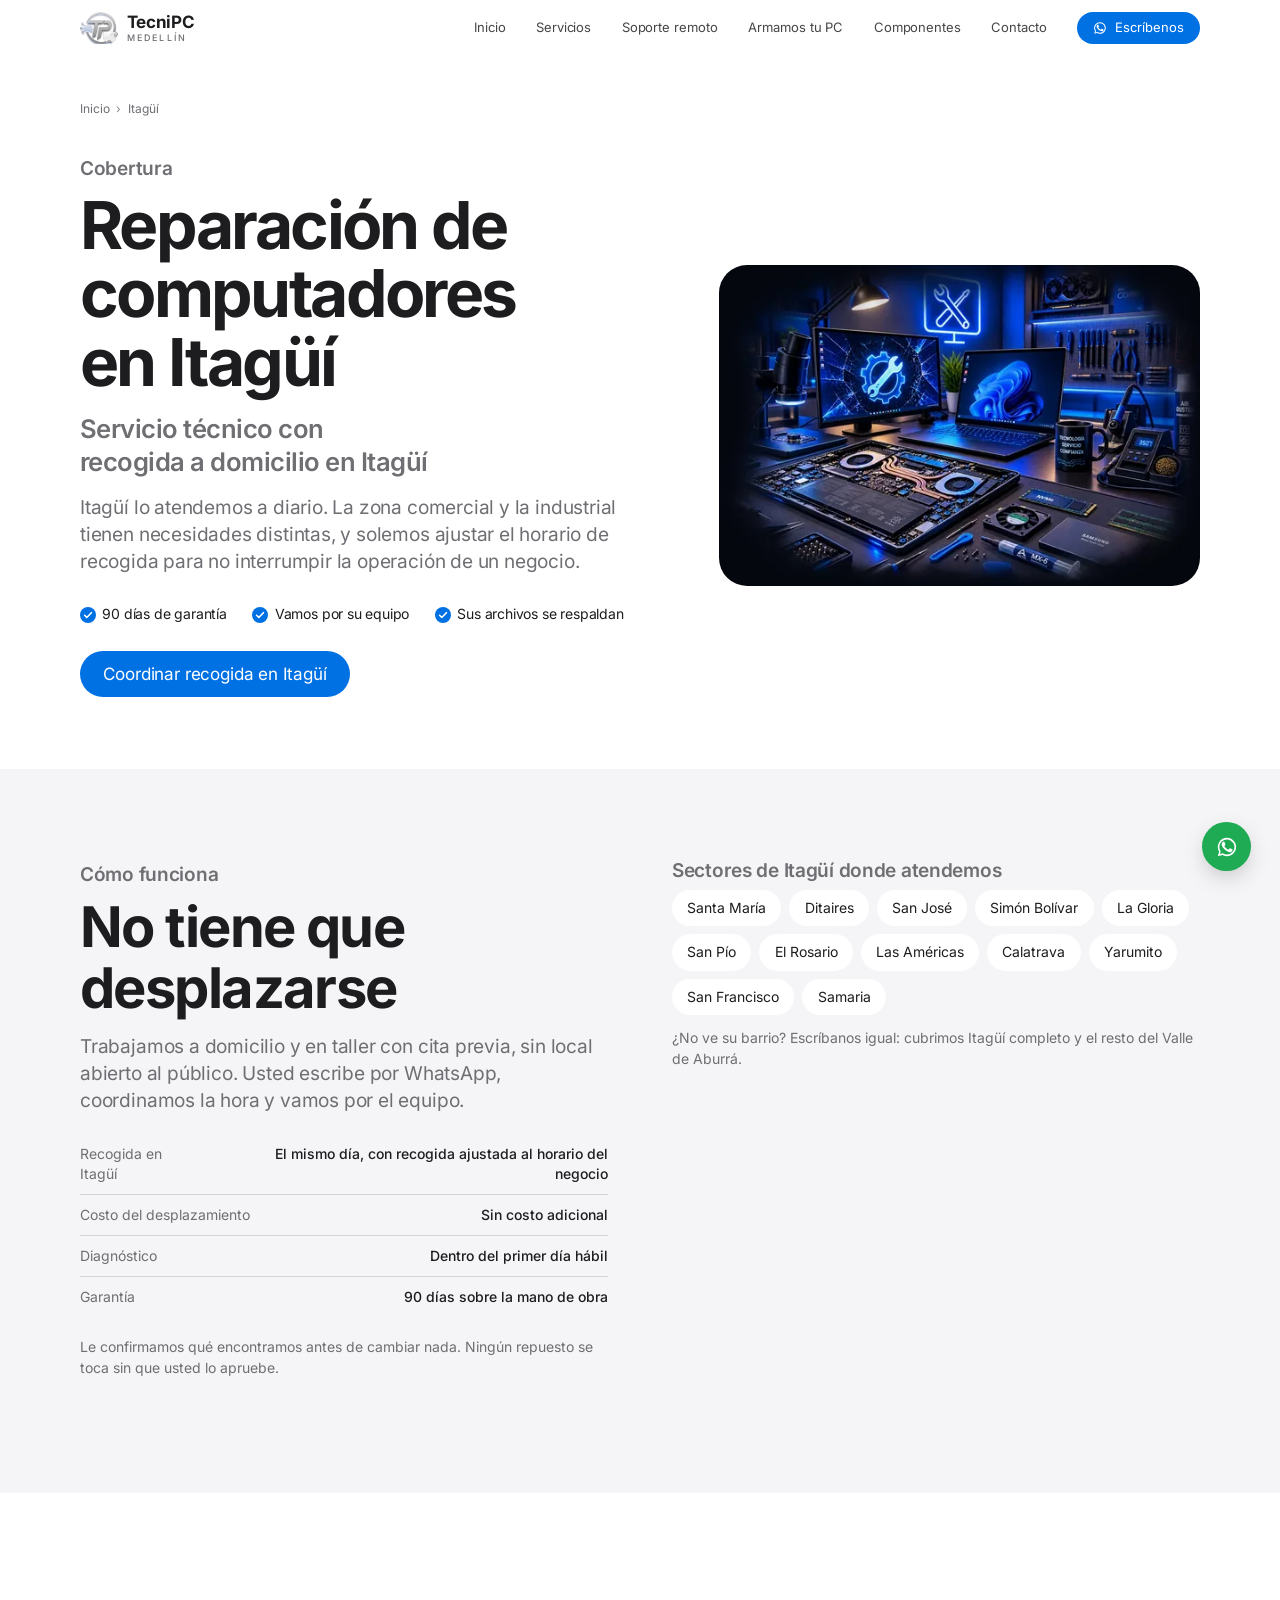
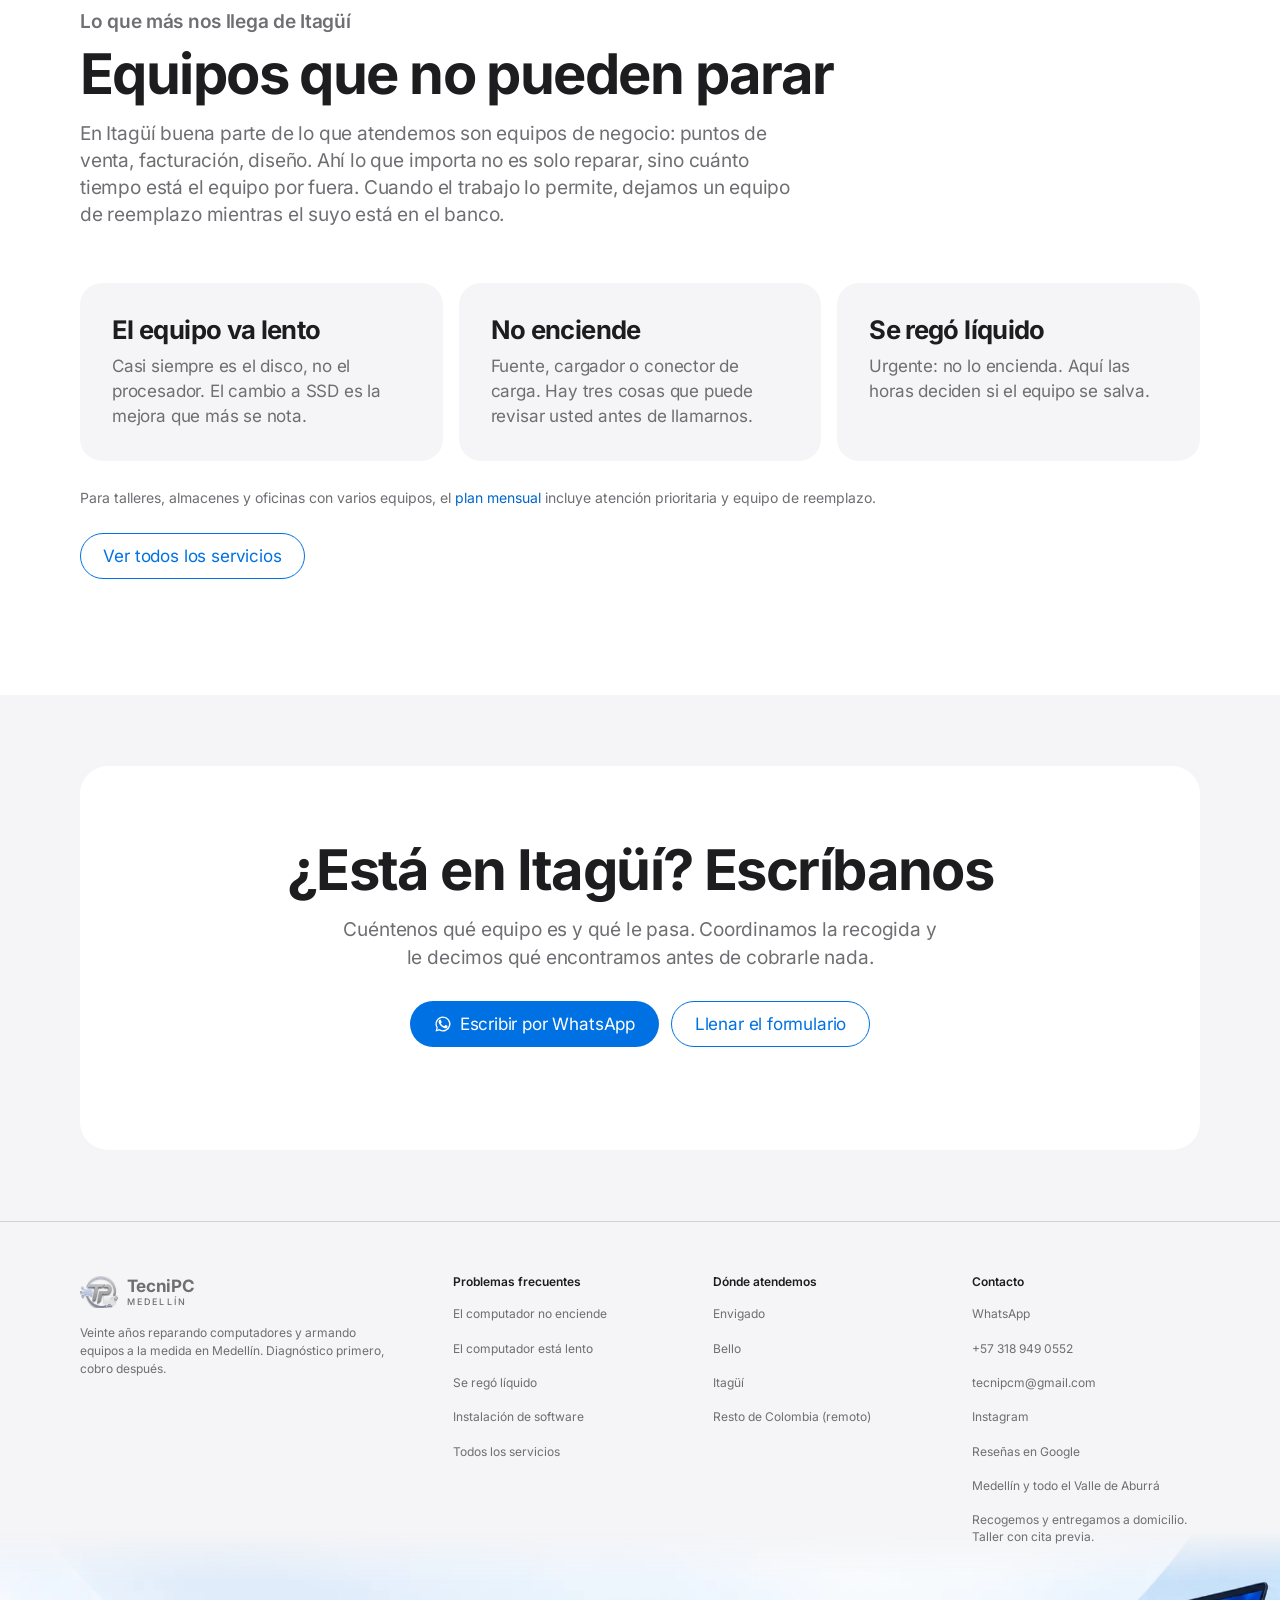
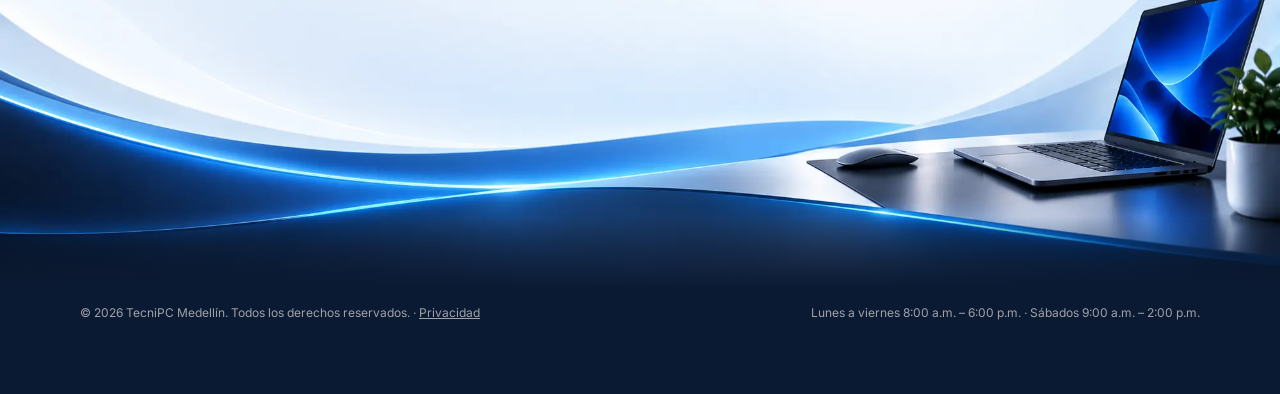
<file: reparacion-computadores-itagui.html>
<!DOCTYPE html>
<html lang="es-CO">
<head>
<meta charset="utf-8">
<meta name="viewport" content="width=device-width, initial-scale=1, viewport-fit=cover">
<!-- Cabeceras de seguridad por etiqueta meta. GitHub Pages no permite
     configurarlas a nivel de servidor, pero el navegador respeta estas dos.
     HSTS y X-Frame-Options solo existen como cabecera HTTP: no se pueden
     declarar aquí. -->
<meta http-equiv="Content-Security-Policy" content="default-src 'self'; script-src 'self' 'unsafe-inline' https://www.googletagmanager.com; style-src 'self' 'unsafe-inline'; font-src 'self'; img-src 'self' data: https://www.googletagmanager.com https://www.google-analytics.com https://*.google-analytics.com https://www.google.com; connect-src 'self' https://www.google-analytics.com https://*.google-analytics.com https://*.analytics.google.com https://www.googletagmanager.com https://www.google.com; form-action 'self'; base-uri 'self'; object-src 'none'; upgrade-insecure-requests">
<meta name="referrer" content="strict-origin-when-cross-origin">

<!-- Google tag (gtag.js) -->
<script async src="https://www.googletagmanager.com/gtag/js?id=G-PQTKGCD9K3"></script>
<script>
  window.dataLayer = window.dataLayer || [];
  function gtag(){dataLayer.push(arguments);}
  gtag('js', new Date());
  gtag('config', 'G-PQTKGCD9K3');
</script>

<title>Reparación de computadores en Itagüí | TecniPC Medellín</title>
<meta name="description" content="Servicio técnico de computadores en Itagüí con recogida a domicilio. Mantenimiento, reparación de placa y soporte para negocios. Escríbanos por WhatsApp.">
<meta name="theme-color" content="#ffffff">
<link rel="canonical" href="https://tecnipcmedellin.com/reparacion-computadores-itagui">

<meta property="og:type" content="article">
<meta property="og:locale" content="es_CO">
<meta property="og:site_name" content="TecniPC Medellín">
<meta property="og:title" content="Reparación de computadores en Itagüí | TecniPC Medellín">
<meta property="og:description" content="Servicio técnico de computadores en Itagüí con recogida a domicilio. Mantenimiento, reparación de placa y soporte para negocios. Escríbanos por WhatsApp.">
<meta property="og:url" content="https://tecnipcmedellin.com/reparacion-computadores-itagui">
<meta property="og:image" content="https://tecnipcmedellin.com/assets/img/og-tecnipc-tp.jpg">
<meta name="twitter:card" content="summary_large_image">

<link rel="icon" href="favicon.ico" sizes="any">
<link rel="icon" href="assets/img/icono-192.png" type="image/png">
<link rel="apple-touch-icon" href="assets/img/icono-180.png">
<link rel="manifest" href="site.webmanifest">

<link rel="stylesheet" href="assets/css/estilos.css">
<script type="application/ld+json">
{
  "@context": "https://schema.org",
  "@type": "Service",
  "serviceType": "Reparación de computadores",
  "name": "Reparación de computadores en Itagüí",
  "provider": {
    "@type": "ComputerRepairService",
    "@id": "https://tecnipcmedellin.com/#negocio",
    "name": "TecniPC Medellín",
    "telephone": "+57 318 949 0552",
    "email": "tecnipcm@gmail.com",
    "url": "https://tecnipcmedellin.com/"
  },
  "areaServed": {
    "@type": "City",
    "name": "Itagüí",
    "containedInPlace": {
      "@type": "AdministrativeArea",
      "name": "Valle de Aburrá, Antioquia, Colombia"
    }
  },
  "availableChannel": {
    "@type": "ServiceChannel",
    "serviceUrl": "https://tecnipcmedellin.com/reparacion-computadores-itagui",
    "servicePhone": "+57 318 949 0552"
  }
}
</script>
<script type="application/ld+json">
{
  "@context": "https://schema.org",
  "@type": "BreadcrumbList",
  "itemListElement": [
    {
      "@type": "ListItem",
      "position": 1,
      "name": "Inicio",
      "item": "https://tecnipcmedellin.com/"
    },
    {
      "@type": "ListItem",
      "position": 2,
      "name": "Itagüí",
      "item": "https://tecnipcmedellin.com/reparacion-computadores-itagui"
    }
  ]
}
</script>
</head>

<body>
<a class="salto-contenido" href="#contenido">Ir al contenido</a>

<header class="barra">
  <div class="envoltura barra__interior">
    <a class="marca" href="index.html">
      <img src="assets/img/emblema-tp.webp" width="108" height="90" alt="TecniPC Medellín">
      <span class="marca__texto">
        <span class="marca__nombre">TecniPC</span>
        <span class="marca__lugar">MEDELLÍN</span>
      </span>
    </a>
    <button class="boton-menu" type="button" aria-expanded="false" aria-controls="menu-principal" aria-label="Abrir menú">
      <span></span>
    </button>
    <nav class="menu" id="menu-principal" aria-label="Navegación principal" data-abierto="no">
      <a href="index.html">Inicio</a>
      <a href="servicios.html">Servicios</a>
      <a href="soporte-remoto.html">Soporte remoto</a>
      <a href="armamos-tu-pc.html">Armamos tu PC</a>
      <a href="componentes.html">Componentes</a>
      <a href="contacto.html">Contacto</a>
      <a class="boton boton--principal" href="https://wa.me/573189490552?text=Hola%2C%20necesito%20una%20revisi%C3%B3n%20para%20mi%20equipo." data-wa="Hola, necesito una revisión para mi equipo.">
        <svg viewBox="0 0 24 24" fill="currentColor" aria-hidden="true"><path d="M17.5 14.4c-.3-.2-1.7-.9-2-1-.3-.1-.5-.2-.7.1-.2.3-.7 1-.9 1.2-.2.2-.3.2-.6.1-1.7-.9-2.9-1.6-4-3.6-.3-.5.3-.5.9-1.6.1-.2 0-.4 0-.5 0-.2-.7-1.6-.9-2.2-.2-.6-.5-.5-.7-.5h-.6c-.2 0-.5.1-.8.4-.3.3-1 1-1 2.5s1.1 2.9 1.2 3.1c.1.2 2.1 3.2 5.1 4.5 1.9.8 2.6.9 3.5.7.6-.1 1.7-.7 1.9-1.4.2-.7.2-1.2.2-1.4-.1-.1-.3-.2-.6-.4z"/><path d="M12 2a10 10 0 0 0-8.6 15.1L2 22l5-1.3A10 10 0 1 0 12 2zm0 18.2c-1.5 0-3-.4-4.3-1.2l-.3-.2-3.1.8.8-3-.2-.3A8.2 8.2 0 1 1 12 20.2z"/></svg>
        Escríbenos
      </a>
    </nav>
  </div>
</header>

<main id="contenido">

<section class="bloque bloque--ajustado encabezado-pagina">
  <div class="envoltura">
    <nav class="migas" aria-label="Ruta">
      <ol>
        <li><a href="index.html">Inicio</a></li>
        <li aria-current="page">Itagüí</li>
      </ol>
    </nav>

    <div class="encabezado-pagina__reja">
      <div>
        <p class="rotulo">Cobertura</p>
        <h1 class="titulo-bloque">Reparación de computadores en Itagüí</h1>
        <h2 class="subtitulo-pagina">Servicio técnico con recogida a domicilio en Itagüí</h2>
        <p class="entradilla">Itagüí lo atendemos a diario. La zona comercial y la industrial tienen necesidades distintas, y solemos ajustar el horario de recogida para no interrumpir la operación de un negocio.</p>
        <ul class="sellos">
          <li>90 días de garantía</li>
          <li>Vamos por su equipo</li>
          <li>Sus archivos se respaldan</li>
        </ul>
        <p class="acciones" style="margin-top:1.6rem">
          <a class="boton boton--principal" href="https://wa.me/573189490552?text=Hola%2C%20estoy%20en%20Itag%C3%BC%C3%AD%20y%20necesito%20una%20revisi%C3%B3n%20para%20mi%20equipo.%20Es%20marca%20____." data-wa="Hola, estoy en Itagüí y necesito una revisión para mi equipo. Es marca ____.">Coordinar recogida en Itagüí</a>
        </p>
      </div>
      <figure class="encabezado-pagina__lamina">
        <img src="assets/img/banco-servicio-540.webp" srcset="assets/img/banco-servicio-540.webp 540w, assets/img/banco-servicio.webp 1200w" sizes="(max-width: 900px) 92vw, 400px" width="1200" height="800" alt="Banco de trabajo de TecniPC Medellín con portátil abierto y herramientas de precisión" fetchpriority="high">
      </figure>
    </div>
  </div>
</section>

<section class="bloque filo">
  <div class="envoltura cobertura">
    <div data-aparece="0">
      <p class="rotulo">Cómo funciona</p>
      <h2 class="titulo-bloque">No tiene que desplazarse</h2>
      <p class="entradilla">
        Trabajamos a domicilio y en taller con cita previa, sin local abierto al público.
        Usted escribe por WhatsApp, coordinamos la hora y vamos por el equipo.
      </p>
      <dl class="ficha" style="max-width:34rem">
        <div><dt>Recogida en Itagüí</dt><dd>El mismo día, con recogida ajustada al horario del negocio</dd></div>
        <div><dt>Costo del desplazamiento</dt><dd>Sin costo adicional</dd></div>
        <div><dt>Diagnóstico</dt><dd>Dentro del primer día hábil</dd></div>
        <div><dt>Garantía</dt><dd>90 días sobre la mano de obra</dd></div>
      </dl>
      <p class="nota">
        Le confirmamos qué encontramos antes de cambiar nada. Ningún repuesto se toca sin
        que usted lo apruebe.
      </p>
    </div>

    <div data-aparece="1">
      <h3 class="rotulo" style="color:var(--acero-tenue)">Sectores de Itagüí donde atendemos</h3>
      <ul class="zonas">
        <li>Santa María</li>
        <li>Ditaires</li>
        <li>San José</li>
        <li>Simón Bolívar</li>
        <li>La Gloria</li>
        <li>San Pío</li>
        <li>El Rosario</li>
        <li>Las Américas</li>
        <li>Calatrava</li>
        <li>Yarumito</li>
        <li>San Francisco</li>
        <li>Samaria</li>
      </ul>
      <p class="nota">
        ¿No ve su barrio? Escríbanos igual: cubrimos Itagüí completo y el resto del
        Valle de Aburrá.
      </p>
    </div>
  </div>
</section>

<section class="bloque filo">
  <div class="envoltura">
    <header class="cabeza-bloque" data-aparece="0">
      <p class="rotulo">Lo que más nos llega de Itagüí</p>
      <h2 class="titulo-bloque">Equipos que no pueden parar</h2>
      <p class="entradilla">En Itagüí buena parte de lo que atendemos son equipos de negocio: puntos de venta, facturación, diseño. Ahí lo que importa no es solo reparar, sino cuánto tiempo está el equipo por fuera. Cuando el trabajo lo permite, dejamos un equipo de reemplazo mientras el suyo está en el banco.</p>
    </header>

    <div class="servicios" data-aparece="1">
      <article class="tarjeta tarjeta--servicio">
        <h3 class="tarjeta__titulo"><a href="computador-lento.html">El equipo va lento</a></h3>
        <p class="tarjeta__texto">Casi siempre es el disco, no el procesador. El cambio a SSD es la mejora que más se nota.</p>
      </article>
      <article class="tarjeta tarjeta--servicio">
        <h3 class="tarjeta__titulo"><a href="computador-no-enciende.html">No enciende</a></h3>
        <p class="tarjeta__texto">Fuente, cargador o conector de carga. Hay tres cosas que puede revisar usted antes de llamarnos.</p>
      </article>
      <article class="tarjeta tarjeta--servicio">
        <h3 class="tarjeta__titulo"><a href="liquido-en-el-portatil.html">Se regó líquido</a></h3>
        <p class="tarjeta__texto">Urgente: no lo encienda. Aquí las horas deciden si el equipo se salva.</p>
      </article>
    </div>

    <p class="nota" data-aparece="2" style="margin-top:1.6rem">Para talleres, almacenes y oficinas con varios equipos, el <a href="servicios.html#empresas">plan mensual</a> incluye atención prioritaria y equipo de reemplazo.</p>

    <p class="acciones" data-aparece="3" style="margin-top:1.6rem">
      <a class="boton boton--linea" href="servicios.html">Ver todos los servicios</a>
    </p>
  </div>
</section>

<section class="bloque bloque--ajustado">
  <div class="envoltura">
    <div class="remate" data-aparece="0">
      <img class="remate__fondo" src="assets/img/banda-placa.webp" width="1200" height="800" alt="" aria-hidden="true" loading="lazy">
      <h2 class="remate__titulo">¿Está en Itagüí? Escríbanos</h2>
      <p>Cuéntenos qué equipo es y qué le pasa. Coordinamos la recogida y le decimos qué encontramos antes de cobrarle nada.</p>
      <p class="acciones">
        <a class="boton boton--principal" href="https://wa.me/573189490552?text=Hola%2C%20estoy%20en%20Itag%C3%BC%C3%AD%20y%20necesito%20una%20revisi%C3%B3n%20para%20mi%20equipo.%20Es%20marca%20____." data-wa="Hola, estoy en Itagüí y necesito una revisión para mi equipo. Es marca ____."><svg viewBox="0 0 24 24" fill="currentColor" aria-hidden="true"><path d="M17.5 14.4c-.3-.2-1.7-.9-2-1-.3-.1-.5-.2-.7.1-.2.3-.7 1-.9 1.2-.2.2-.3.2-.6.1-1.7-.9-2.9-1.6-4-3.6-.3-.5.3-.5.9-1.6.1-.2 0-.4 0-.5 0-.2-.7-1.6-.9-2.2-.2-.6-.5-.5-.7-.5h-.6c-.2 0-.5.1-.8.4-.3.3-1 1-1 2.5s1.1 2.9 1.2 3.1c.1.2 2.1 3.2 5.1 4.5 1.9.8 2.6.9 3.5.7.6-.1 1.7-.7 1.9-1.4.2-.7.2-1.2.2-1.4-.1-.1-.3-.2-.6-.4z"/><path d="M12 2a10 10 0 0 0-8.6 15.1L2 22l5-1.3A10 10 0 1 0 12 2zm0 18.2c-1.5 0-3-.4-4.3-1.2l-.3-.2-3.1.8.8-3-.2-.3A8.2 8.2 0 1 1 12 20.2z"/></svg> Escribir por WhatsApp</a>
        <a class="boton boton--linea" href="contacto.html">Llenar el formulario</a>
      </p>
    </div>
  </div>
</section>

</main>

<footer class="pie">
  <div class="envoltura pie__interior">
    <div class="pie__reja">
      <div>
        <a class="marca" href="index.html">
          <img src="assets/img/emblema-tp.webp" width="108" height="90" alt="TecniPC Medellín">
          <span class="marca__texto">
            <span class="marca__nombre">TecniPC</span>
            <span class="marca__lugar">MEDELLÍN</span>
          </span>
        </a>
        <p class="pie__texto">
          Veinte años reparando computadores y armando equipos a la medida en Medellín.
          Diagnóstico primero, cobro después.
        </p>
      </div>
      <div>
        <h3>Problemas frecuentes</h3>
        <ul class="pie__lista">
          <li><a href="computador-no-enciende.html">El computador no enciende</a></li>
          <li><a href="computador-lento.html">El computador está lento</a></li>
          <li><a href="liquido-en-el-portatil.html">Se regó líquido</a></li>
          <li><a href="instalacion-de-software.html">Instalación de software</a></li>
          <li><a href="servicios.html">Todos los servicios</a></li>
        </ul>
      </div>
      <div>
        <h3>Dónde atendemos</h3>
        <ul class="pie__lista">
          <li><a href="reparacion-computadores-envigado.html">Envigado</a></li>
          <li><a href="reparacion-computadores-bello.html">Bello</a></li>
          <li><a href="reparacion-computadores-itagui.html">Itagüí</a></li>
          <li><a href="soporte-remoto.html">Resto de Colombia (remoto)</a></li>
        </ul>
      </div>
      <div>
        <h3>Contacto</h3>
        <ul class="pie__lista">
          <li><a data-negocio="whatsapp" data-conservar-texto href="https://wa.me/573189490552">WhatsApp</a></li>
          <li><a data-negocio="telefono" href="tel:+573189490552">+57 318 949 0552</a></li>
          <li><a data-negocio="correo" href="mailto:tecnipcm@gmail.com">tecnipcm@gmail.com</a></li>
          <li><a href="https://www.instagram.com/tecnipcmedellin/" target="_blank" rel="noopener">Instagram</a></li>
          <li><a href="https://share.google/IcBnKN3yh6U7qgad1" target="_blank" rel="noopener">Reseñas en Google</a></li>
          <li><span data-negocio="cobertura">Medellín y todo el Valle de Aburrá</span></li>
          <li><span data-negocio="entrega">Recogemos y entregamos a domicilio. Taller con cita previa.</span></li>
        </ul>
      </div>
    </div>
    <img class="pie__fondo" src="assets/img/pie-escritorio.webp" srcset="assets/img/pie-escritorio-1000.webp 1000w, assets/img/pie-escritorio.webp 2000w" sizes="100vw" width="2000" height="721" alt="" aria-hidden="true" loading="lazy" decoding="async">
    <div class="pie__base">
      <p>© <span data-anio>2026</span> TecniPC Medellín. Todos los derechos reservados. · <a href="privacidad.html">Privacidad</a></p>
      <p data-negocio="horario">Lunes a viernes 8:00 a.m. – 6:00 p.m. · Sábados 9:00 a.m. – 2:00 p.m.</p>
    </div>
  </div>
</footer>

<a class="flotante" href="https://wa.me/573189490552?text=Hola%2C%20necesito%20una%20revisi%C3%B3n%20para%20mi%20equipo." data-wa="Hola, necesito una revisión para mi equipo." target="_blank" rel="noopener" aria-label="Escribir por WhatsApp">
  <svg viewBox="0 0 24 24" fill="currentColor" aria-hidden="true"><path d="M17.5 14.4c-.3-.2-1.7-.9-2-1-.3-.1-.5-.2-.7.1-.2.3-.7 1-.9 1.2-.2.2-.3.2-.6.1-1.7-.9-2.9-1.6-4-3.6-.3-.5.3-.5.9-1.6.1-.2 0-.4 0-.5 0-.2-.7-1.6-.9-2.2-.2-.6-.5-.5-.7-.5h-.6c-.2 0-.5.1-.8.4-.3.3-1 1-1 2.5s1.1 2.9 1.2 3.1c.1.2 2.1 3.2 5.1 4.5 1.9.8 2.6.9 3.5.7.6-.1 1.7-.7 1.9-1.4.2-.7.2-1.2.2-1.4-.1-.1-.3-.2-.6-.4z"/><path d="M12 2a10 10 0 0 0-8.6 15.1L2 22l5-1.3A10 10 0 1 0 12 2zm0 18.2c-1.5 0-3-.4-4.3-1.2l-.3-.2-3.1.8.8-3-.2-.3A8.2 8.2 0 1 1 12 20.2z"/></svg>
  <span>Escríbenos</span>
</a>

<script src="assets/js/sitio.js"></script>
</body>
</html>
</file>
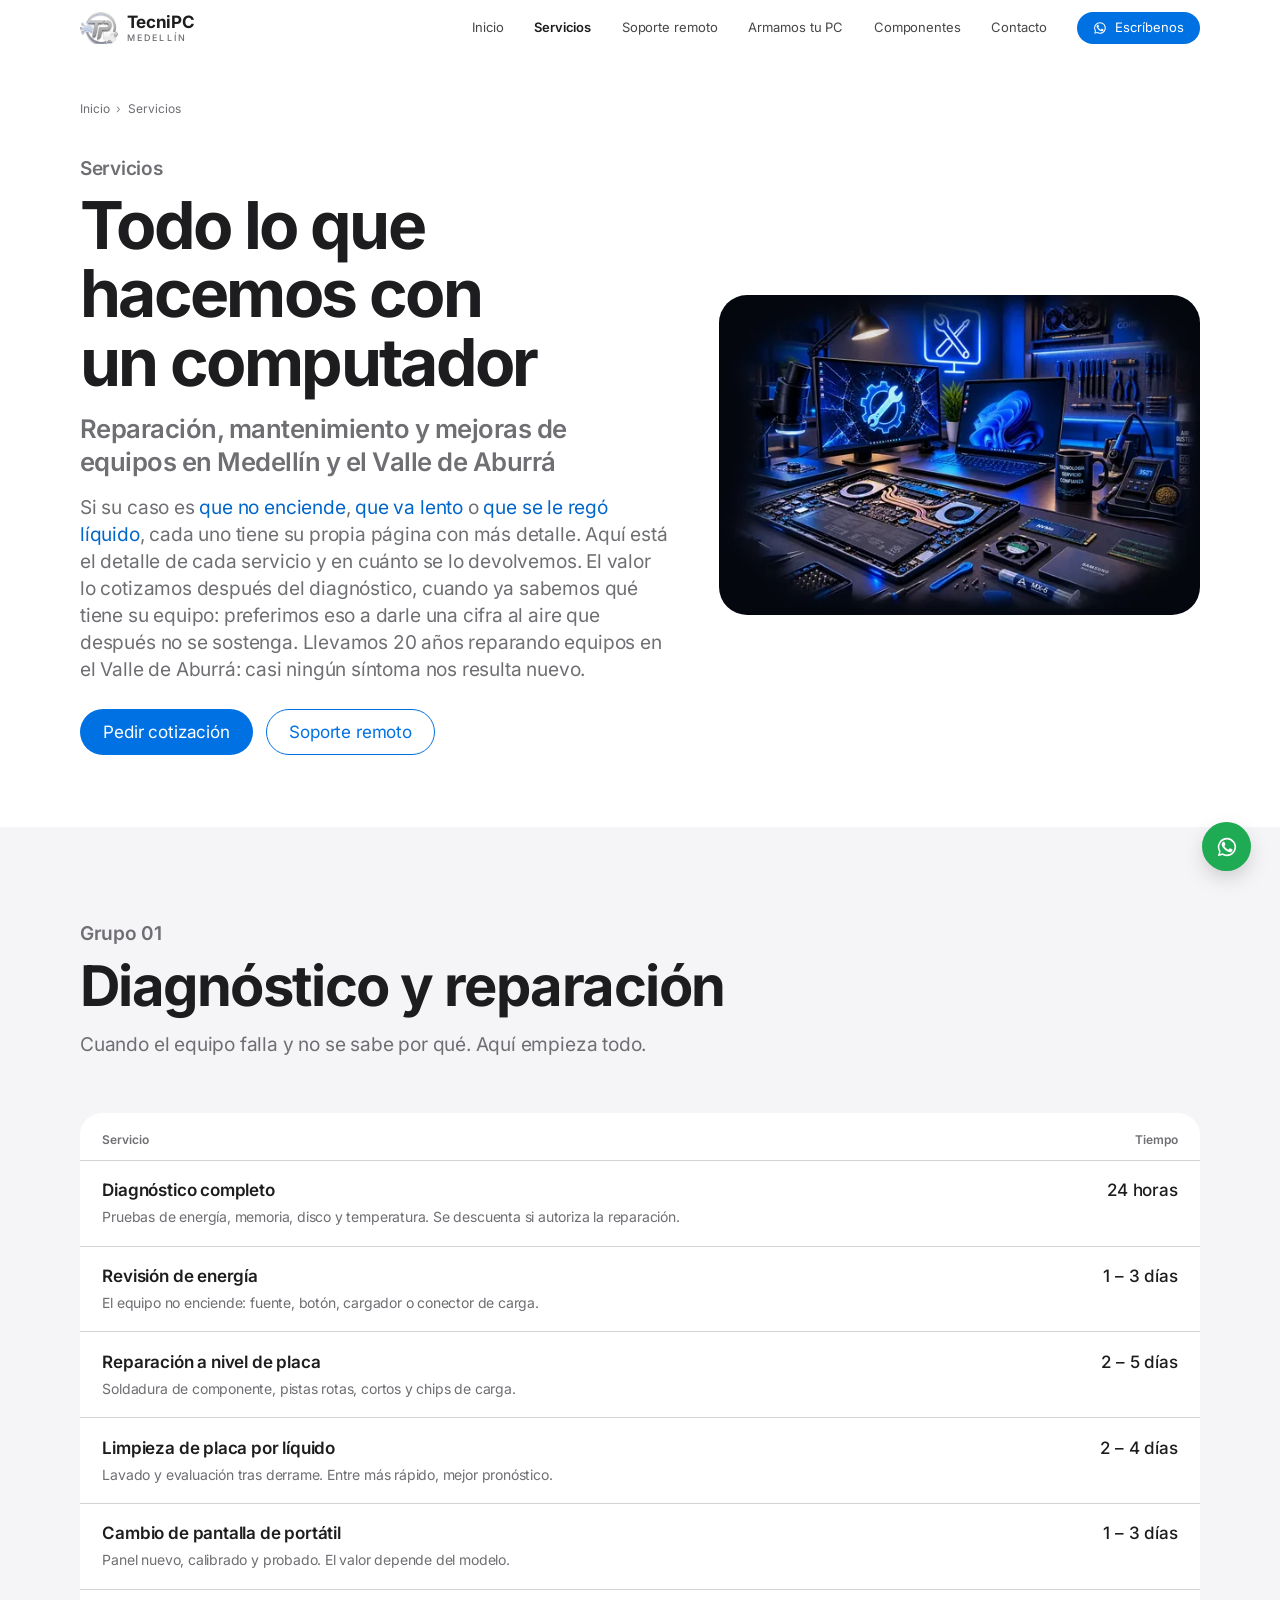
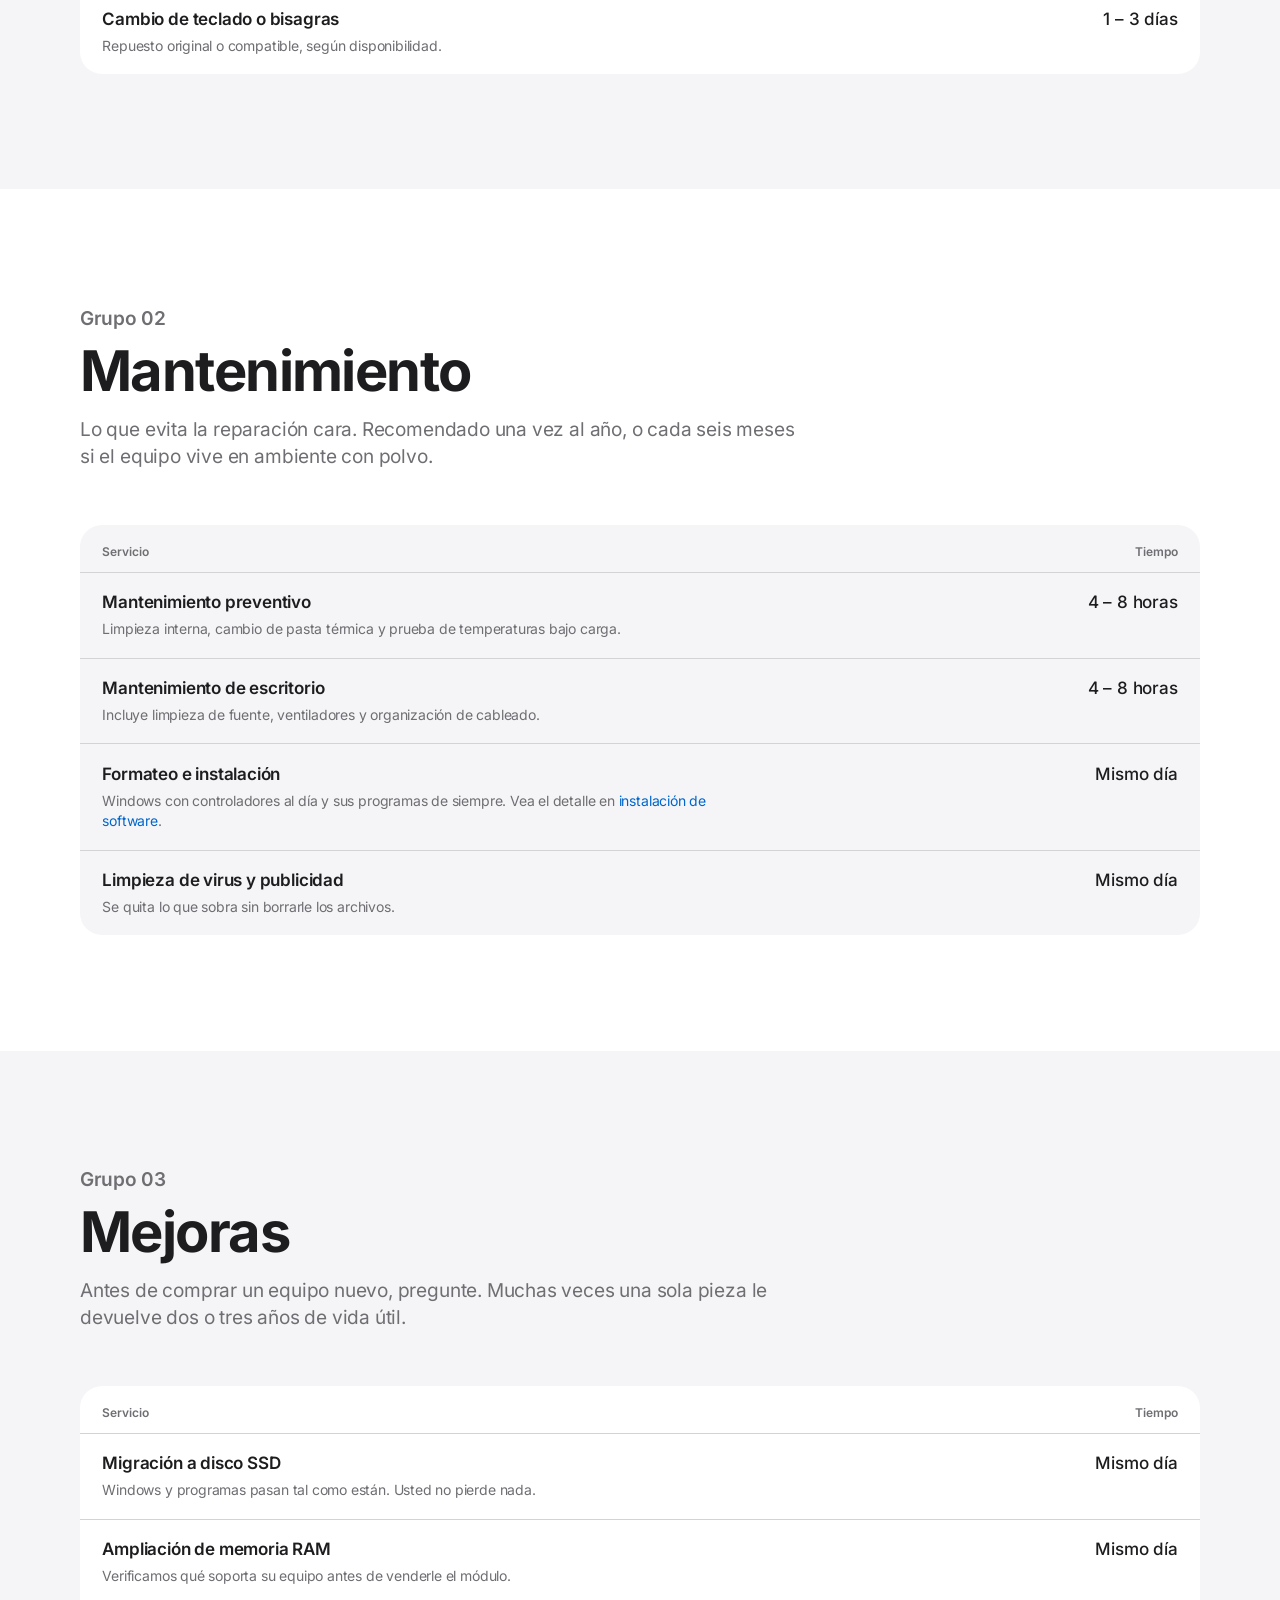
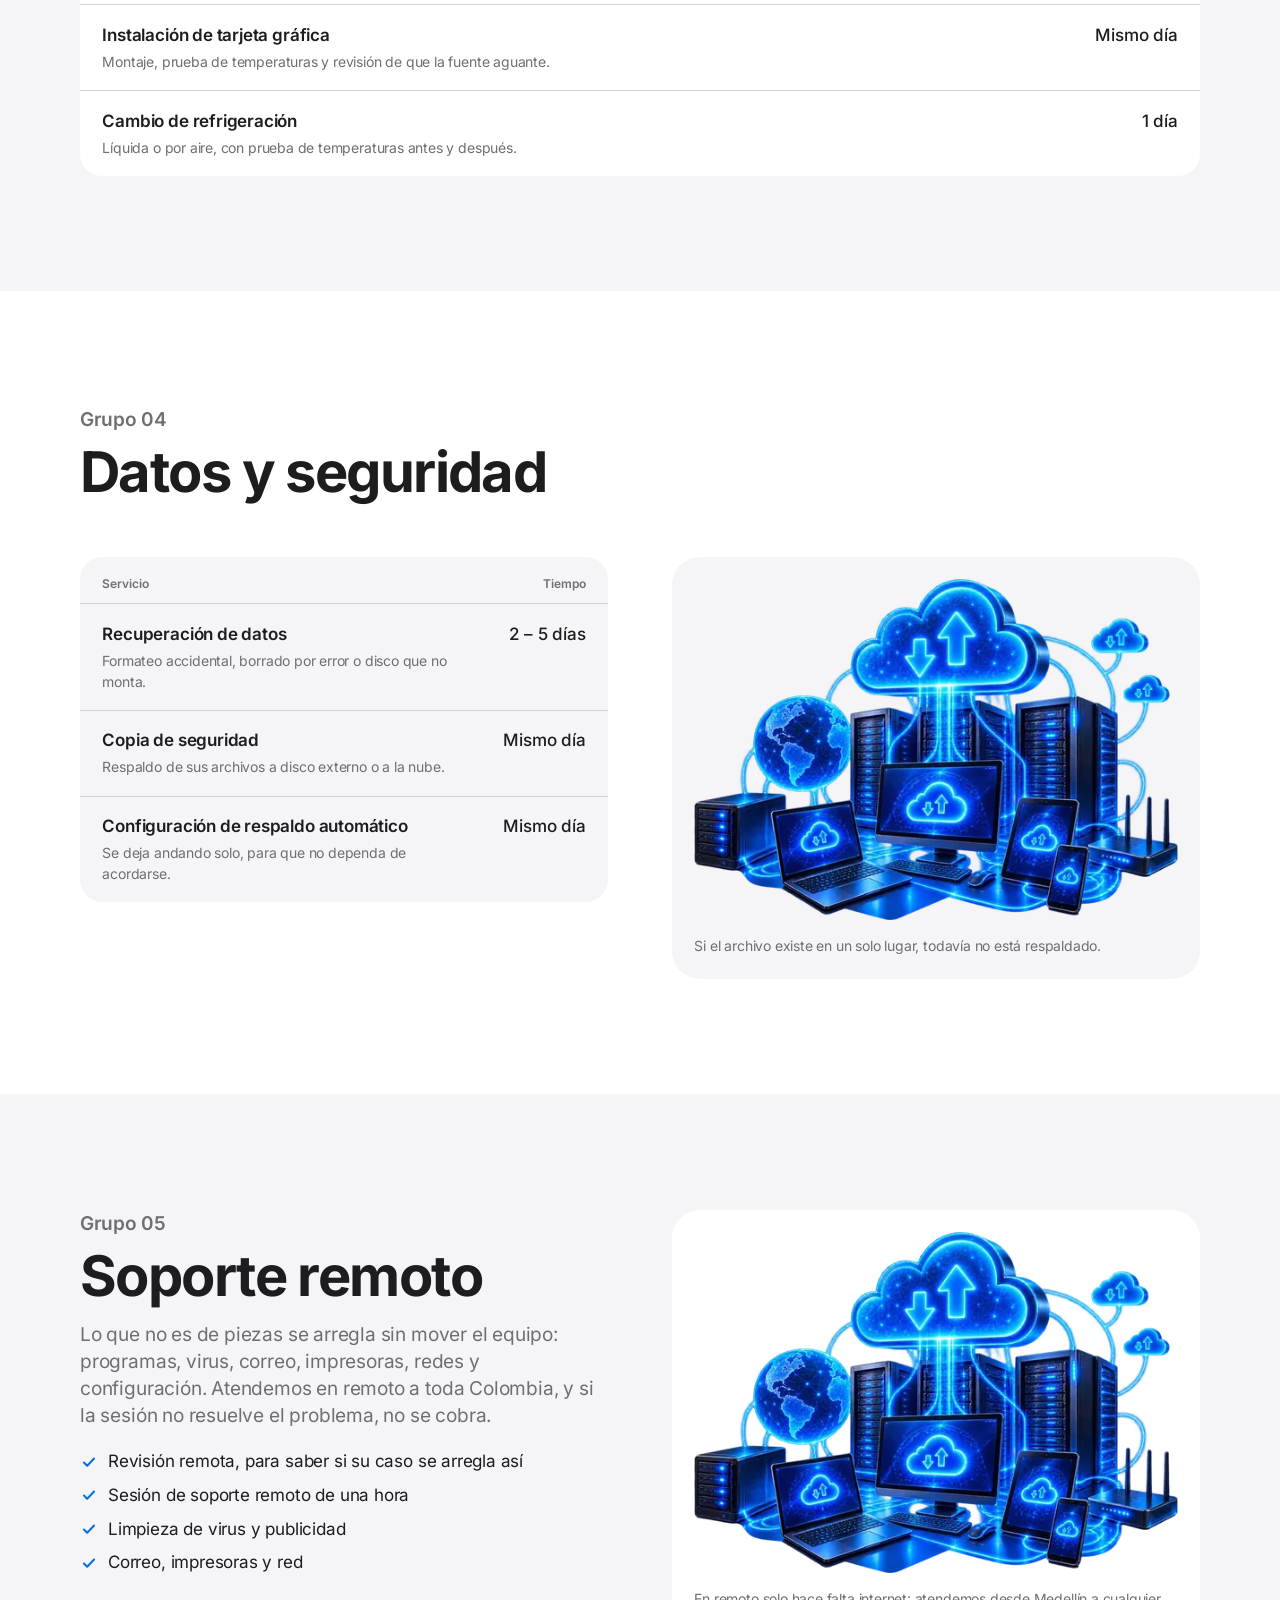
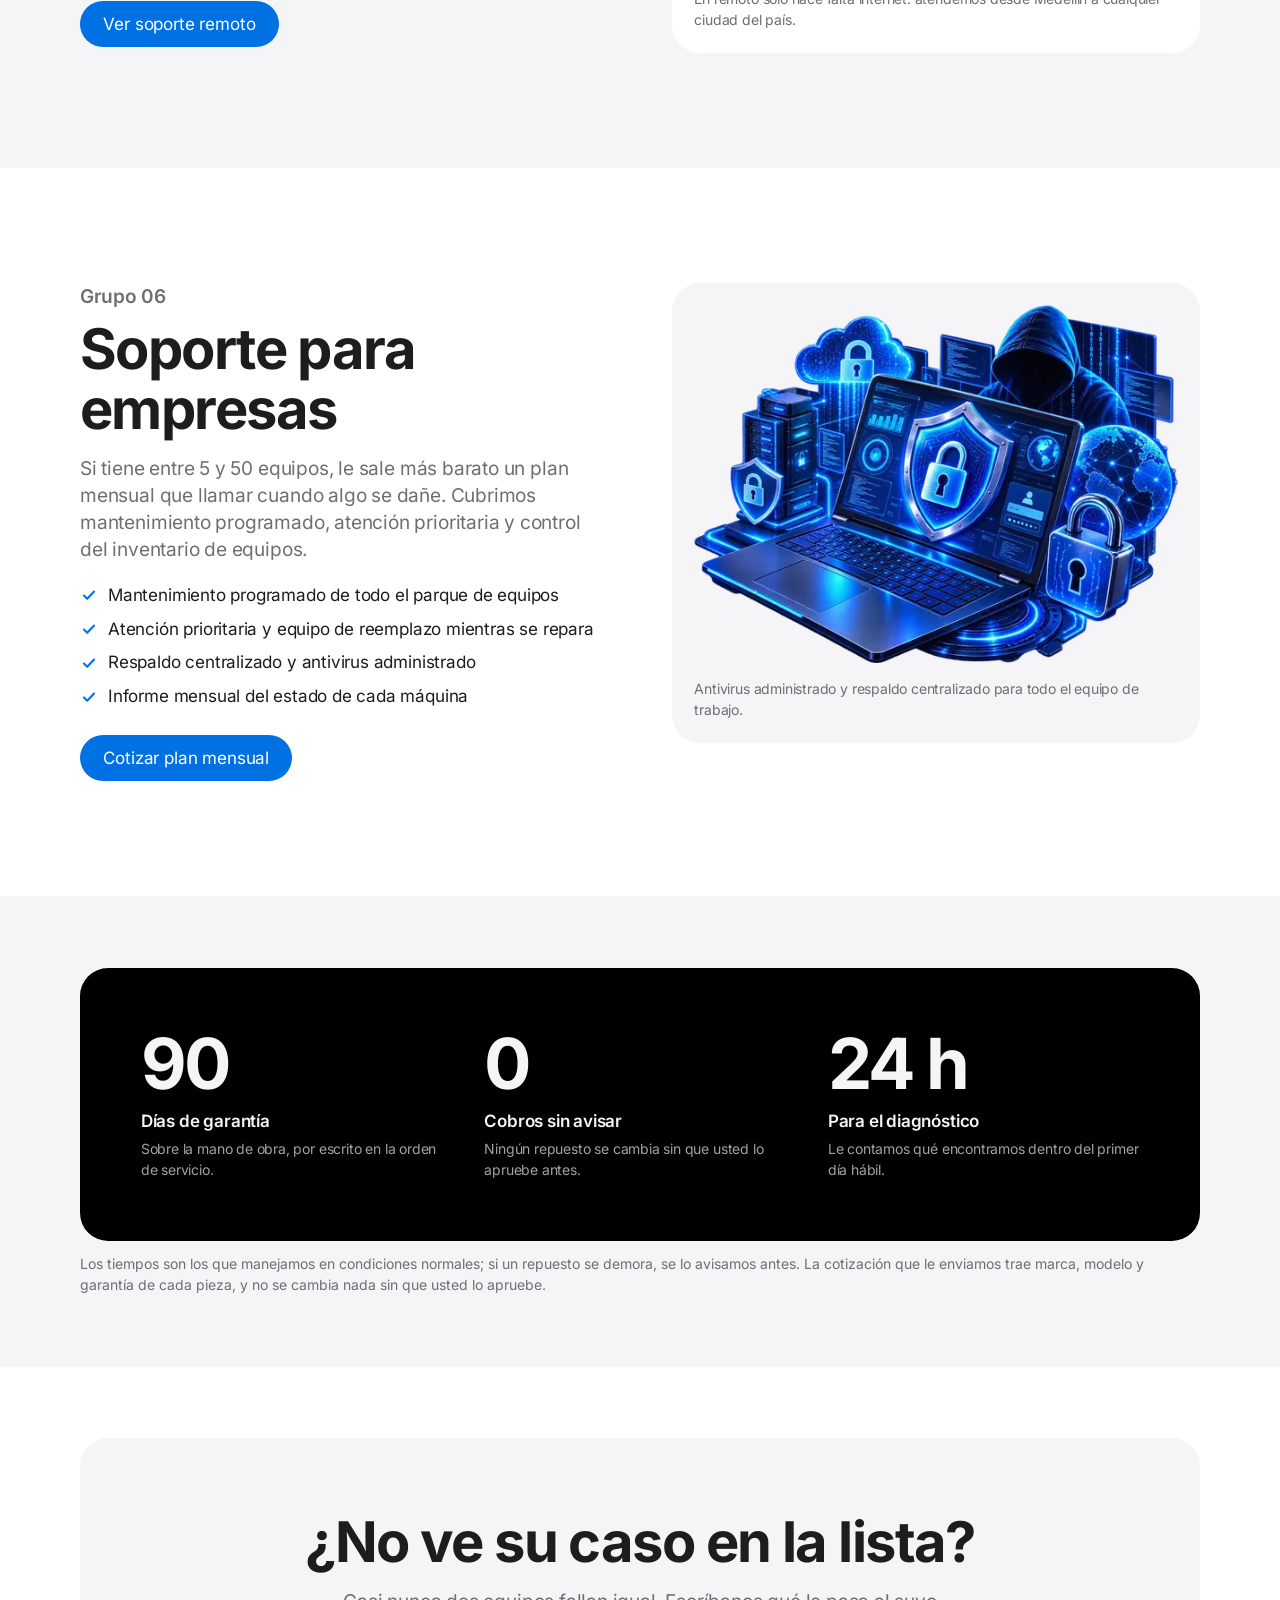
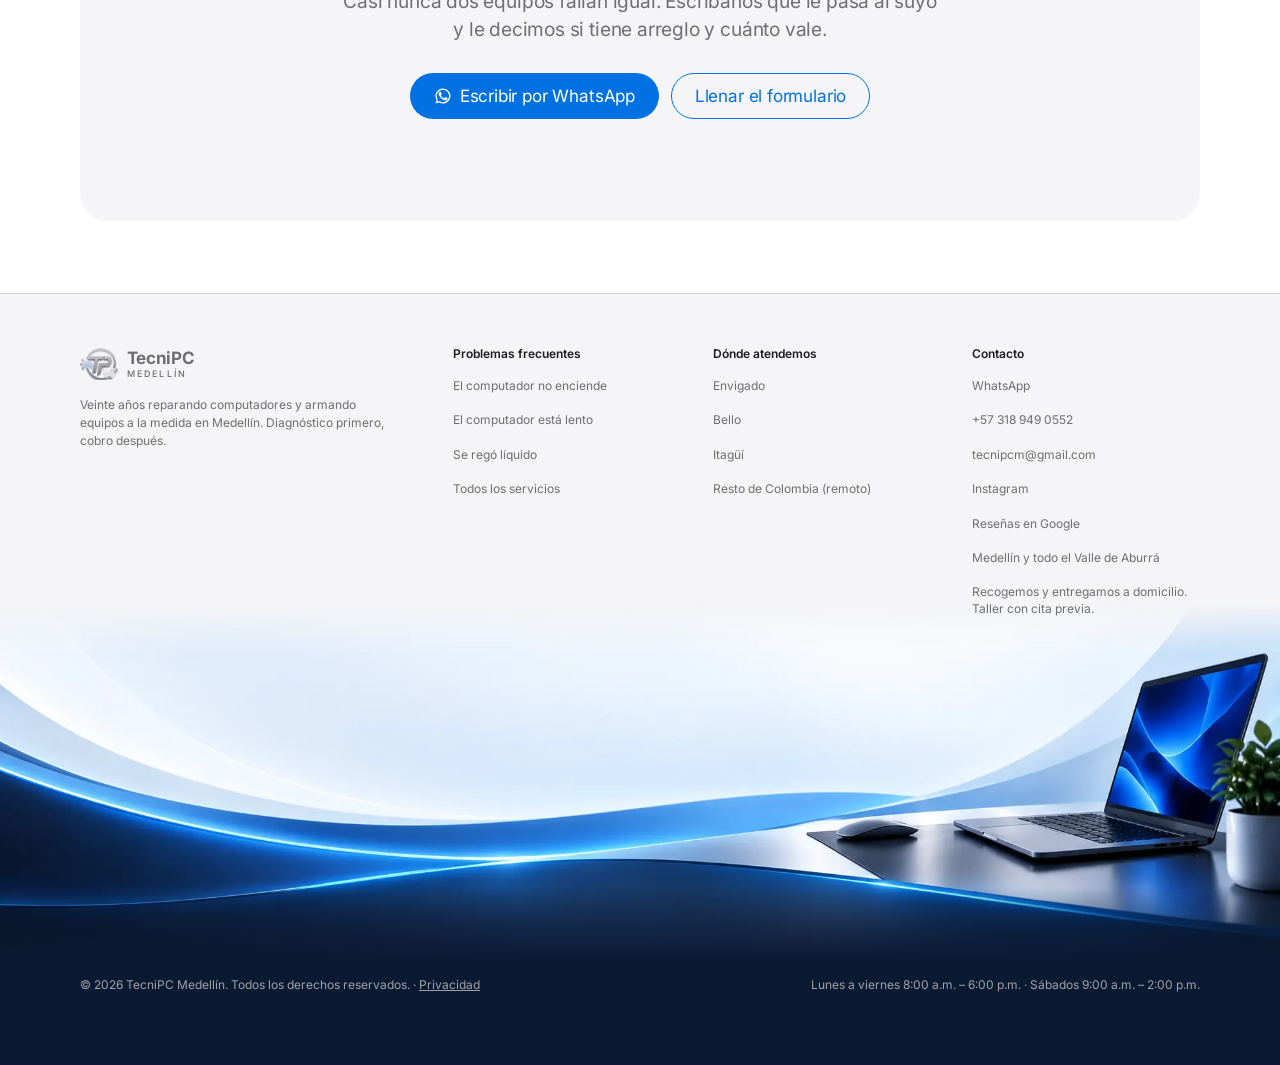
<file: servicios.html>
<!DOCTYPE html>
<html lang="es-CO">
<head>
<meta charset="utf-8">
<meta name="viewport" content="width=device-width, initial-scale=1, viewport-fit=cover">
<!-- Cabeceras de seguridad por etiqueta meta. GitHub Pages no permite
     configurarlas a nivel de servidor, pero el navegador respeta estas dos.
     HSTS y X-Frame-Options solo existen como cabecera HTTP: no se pueden
     declarar aquí. -->
<meta http-equiv="Content-Security-Policy" content="default-src 'self'; script-src 'self' 'unsafe-inline' https://www.googletagmanager.com; style-src 'self' 'unsafe-inline'; font-src 'self'; img-src 'self' data: https://www.googletagmanager.com https://www.google-analytics.com https://*.google-analytics.com https://www.google.com; connect-src 'self' https://www.google-analytics.com https://*.google-analytics.com https://*.analytics.google.com https://www.googletagmanager.com https://www.google.com; form-action 'self'; base-uri 'self'; object-src 'none'; upgrade-insecure-requests">
<meta name="referrer" content="strict-origin-when-cross-origin">

<!-- Google tag (gtag.js) -->
<script async src="https://www.googletagmanager.com/gtag/js?id=G-PQTKGCD9K3"></script>
<script>
  window.dataLayer = window.dataLayer || [];
  function gtag(){dataLayer.push(arguments);}
  gtag('js', new Date());
  gtag('config', 'G-PQTKGCD9K3');
</script>

<title>Servicios de reparación de computadores | TecniPC Medellín</title>
<meta name="description" content="Mantenimiento, cambio a SSD, reparación de placa y recuperación de datos en Medellín. Cotizamos después del diagnóstico, sin cobros sorpresa.">
<meta name="theme-color" content="#ffffff">
<link rel="canonical" href="https://tecnipcmedellin.com/servicios">

<meta property="og:type" content="website">
<meta property="og:locale" content="es_CO">
<meta property="og:site_name" content="TecniPC Medellín">
<meta property="og:title" content="Servicios de reparación de computadores | TecniPC Medellín">
<meta property="og:description" content="Mantenimiento, cambio a SSD, reparación de placa y recuperación de datos en Medellín. Cotizamos después del diagnóstico, sin cobros sorpresa.">
<meta property="og:url" content="https://tecnipcmedellin.com/servicios">
<meta property="og:image" content="https://tecnipcmedellin.com/assets/img/og-tecnipc-tp.jpg">
<meta name="twitter:card" content="summary_large_image">

<link rel="icon" href="favicon.ico" sizes="any">
<link rel="icon" href="assets/img/icono-192.png" type="image/png">
<link rel="apple-touch-icon" href="assets/img/icono-180.png">
<link rel="manifest" href="site.webmanifest">

<link rel="stylesheet" href="assets/css/estilos.css">
<script type="application/ld+json">
{
  "@context": "https://schema.org",
  "@type": "BreadcrumbList",
  "itemListElement": [
    {
      "@type": "ListItem",
      "position": 1,
      "name": "Inicio",
      "item": "https://tecnipcmedellin.com/"
    },
    {
      "@type": "ListItem",
      "position": 2,
      "name": "Servicios",
      "item": "https://tecnipcmedellin.com/servicios"
    }
  ]
}
</script>
</head>

<body>
<a class="salto-contenido" href="#contenido">Ir al contenido</a>

<header class="barra">
  <div class="envoltura barra__interior">
    <a class="marca" href="index.html">
      <img src="assets/img/emblema-tp.webp" width="108" height="90" alt="TecniPC Medellín">
      <span class="marca__texto">
        <span class="marca__nombre">TecniPC</span>
        <span class="marca__lugar">MEDELLÍN</span>
      </span>
    </a>

    <button class="boton-menu" type="button" aria-expanded="false" aria-controls="menu-principal" aria-label="Abrir menú">
      <span></span>
    </button>

    <nav class="menu" id="menu-principal" aria-label="Navegación principal" data-abierto="no">
      <a href="index.html">Inicio</a>
      <a href="servicios.html" aria-current="page">Servicios</a>
      <a href="soporte-remoto.html">Soporte remoto</a>
      <a href="armamos-tu-pc.html">Armamos tu PC</a>
      <a href="componentes.html">Componentes</a>
      <a href="contacto.html">Contacto</a>
      <a href="https://wa.me/573189490552?text=Hola%2C%20necesito%20una%20revisi%C3%B3n%20para%20mi%20equipo." class="boton boton--principal" data-wa="Hola, necesito una revisión para mi equipo.">
        <svg viewBox="0 0 24 24" fill="currentColor" aria-hidden="true"><path d="M17.5 14.4c-.3-.2-1.7-.9-2-1-.3-.1-.5-.2-.7.1-.2.3-.7 1-.9 1.2-.2.2-.3.2-.6.1-1.7-.9-2.9-1.6-4-3.6-.3-.5.3-.5.9-1.6.1-.2 0-.4 0-.5 0-.2-.7-1.6-.9-2.2-.2-.6-.5-.5-.7-.5h-.6c-.2 0-.5.1-.8.4-.3.3-1 1-1 2.5s1.1 2.9 1.2 3.1c.1.2 2.1 3.2 5.1 4.5 1.9.8 2.6.9 3.5.7.6-.1 1.7-.7 1.9-1.4.2-.7.2-1.2.2-1.4-.1-.1-.3-.2-.6-.4z"/><path d="M12 2a10 10 0 0 0-8.6 15.1L2 22l5-1.3A10 10 0 1 0 12 2zm0 18.2c-1.5 0-3-.4-4.3-1.2l-.3-.2-3.1.8.8-3-.2-.3A8.2 8.2 0 1 1 12 20.2z"/></svg>
        Escríbenos
      </a>
    </nav>
  </div>
</header>

<main id="contenido">

<section class="bloque bloque--ajustado encabezado-pagina">
  <div class="envoltura">
<nav class="migas" aria-label="Ruta">
  <ol>
    <li><a href="index.html">Inicio</a></li>
    <li aria-current="page">Servicios</li>
  </ol>
</nav>

    <div class="encabezado-pagina__reja">
      <div>
        <p class="rotulo">Servicios</p>
        <h1 class="titulo-bloque">Todo lo que hacemos con un computador</h1>
        <h2 class="subtitulo-pagina">Reparación, mantenimiento y mejoras de equipos en Medellín y el Valle de Aburrá</h2>
        <p class="entradilla">
          Si su caso es <a href="computador-no-enciende.html">que no enciende</a>,
          <a href="computador-lento.html">que va lento</a> o
          <a href="liquido-en-el-portatil.html">que se le regó líquido</a>, cada uno
          tiene su propia página con más detalle.
          Aquí está el detalle de cada servicio y en cuánto se lo devolvemos. El valor lo
          cotizamos después del diagnóstico, cuando ya sabemos qué tiene su equipo: preferimos
          eso a darle una cifra al aire que después no se sostenga.
          Llevamos 20 años reparando equipos en el Valle de Aburrá: casi ningún
          síntoma nos resulta nuevo.
        </p>
        <p class="acciones" style="margin-top:1.6rem">
          <a href="https://wa.me/573189490552?text=Hola%2C%20quiero%20cotizar%20un%20servicio%20para%20mi%20equipo." class="boton boton--principal" data-wa="Hola, quiero cotizar un servicio para mi equipo.">Pedir cotización</a>
          <a class="boton boton--linea" href="soporte-remoto.html">Soporte remoto</a>
        </p>
      </div>
      <figure class="encabezado-pagina__lamina">
        <img src="assets/img/banco-servicio-540.webp" srcset="assets/img/banco-servicio-540.webp 540w, assets/img/banco-servicio.webp 1200w" sizes="(max-width: 900px) 92vw, 400px" width="1200" height="800" alt="Banco de trabajo de TecniPC con portátil abierto, microscopio y herramientas" fetchpriority="high">
      </figure>
    </div>
  </div>
</section>

<section class="bloque filo" id="reparacion">
  <div class="envoltura">
    <header class="cabeza-bloque" data-aparece="0">
      <p class="rotulo">Grupo 01</p>
      <h2 class="titulo-bloque">Diagnóstico y reparación</h2>
      <p class="entradilla">Cuando el equipo falla y no se sabe por qué. Aquí empieza todo.</p>
    </header>
    <div data-aparece="1">
      <table class="tarifas">
        <thead>
          <tr><th scope="col">Servicio</th><th scope="col">Tiempo</th></tr>
        </thead>
        <tbody>
        <tr>
          <th scope="row">Diagnóstico completo<span>Pruebas de energía, memoria, disco y temperatura. Se descuenta si autoriza la reparación.</span></th>
          <td>24 horas</td>
        </tr>
        <tr>
          <th scope="row">Revisión de energía<span>El equipo no enciende: fuente, botón, cargador o conector de carga.</span></th>
          <td>1 – 3 días</td>
        </tr>
        <tr>
          <th scope="row">Reparación a nivel de placa<span>Soldadura de componente, pistas rotas, cortos y chips de carga.</span></th>
          <td>2 – 5 días</td>
        </tr>
        <tr>
          <th scope="row">Limpieza de placa por líquido<span>Lavado y evaluación tras derrame. Entre más rápido, mejor pronóstico.</span></th>
          <td>2 – 4 días</td>
        </tr>
        <tr>
          <th scope="row">Cambio de pantalla de portátil<span>Panel nuevo, calibrado y probado. El valor depende del modelo.</span></th>
          <td>1 – 3 días</td>
        </tr>
        <tr>
          <th scope="row">Cambio de teclado o bisagras<span>Repuesto original o compatible, según disponibilidad.</span></th>
          <td>1 – 3 días</td>
        </tr>
        </tbody>
      </table>
    </div>
  </div>
</section>

<section class="bloque filo" id="mantenimiento">
  <div class="envoltura">
    <header class="cabeza-bloque" data-aparece="0">
      <p class="rotulo">Grupo 02</p>
      <h2 class="titulo-bloque">Mantenimiento</h2>
      <p class="entradilla">Lo que evita la reparación cara. Recomendado una vez al año, o cada seis meses si el equipo vive en ambiente con polvo.</p>
    </header>
    <div data-aparece="1">
      <table class="tarifas">
        <thead>
          <tr><th scope="col">Servicio</th><th scope="col">Tiempo</th></tr>
        </thead>
        <tbody>
        <tr>
          <th scope="row">Mantenimiento preventivo<span>Limpieza interna, cambio de pasta térmica y prueba de temperaturas bajo carga.</span></th>
          <td>4 – 8 horas</td>
        </tr>
        <tr>
          <th scope="row">Mantenimiento de escritorio<span>Incluye limpieza de fuente, ventiladores y organización de cableado.</span></th>
          <td>4 – 8 horas</td>
        </tr>
        <tr>
          <th scope="row">Formateo e instalación<span>Windows con controladores al día y sus programas de siempre. Vea el detalle en <a href="instalacion-de-software.html">instalación de software</a>.</span></th>
          <td>Mismo día</td>
        </tr>
        <tr>
          <th scope="row">Limpieza de virus y publicidad<span>Se quita lo que sobra sin borrarle los archivos.</span></th>
          <td>Mismo día</td>
        </tr>
        </tbody>
      </table>
    </div>
  </div>
</section>

<section class="bloque filo" id="mejoras">
  <div class="envoltura">
    <header class="cabeza-bloque" data-aparece="0">
      <p class="rotulo">Grupo 03</p>
      <h2 class="titulo-bloque">Mejoras</h2>
      <p class="entradilla">Antes de comprar un equipo nuevo, pregunte. Muchas veces una sola pieza le devuelve dos o tres años de vida útil.</p>
    </header>
    <div data-aparece="1">
      <table class="tarifas">
        <thead>
          <tr><th scope="col">Servicio</th><th scope="col">Tiempo</th></tr>
        </thead>
        <tbody>
        <tr>
          <th scope="row">Migración a disco SSD<span>Windows y programas pasan tal como están. Usted no pierde nada.</span></th>
          <td>Mismo día</td>
        </tr>
        <tr>
          <th scope="row">Ampliación de memoria RAM<span>Verificamos qué soporta su equipo antes de venderle el módulo.</span></th>
          <td>Mismo día</td>
        </tr>
        <tr>
          <th scope="row">Instalación de tarjeta gráfica<span>Montaje, prueba de temperaturas y revisión de que la fuente aguante.</span></th>
          <td>Mismo día</td>
        </tr>
        <tr>
          <th scope="row">Cambio de refrigeración<span>Líquida o por aire, con prueba de temperaturas antes y después.</span></th>
          <td>1 día</td>
        </tr>
        </tbody>
      </table>
    </div>
  </div>
</section>

<section class="bloque filo" id="datos">
  <div class="envoltura">
    <header class="cabeza-bloque" data-aparece="0">
      <p class="rotulo">Grupo 04</p>
      <h2 class="titulo-bloque">Datos y seguridad</h2>
    </header>

    <div class="cobertura" data-aparece="1">
      <div>
      <table class="tarifas">
        <thead>
          <tr><th scope="col">Servicio</th><th scope="col">Tiempo</th></tr>
        </thead>
        <tbody>
        <tr>
          <th scope="row">Recuperación de datos<span>Formateo accidental, borrado por error o disco que no monta.</span></th>
          <td>2 – 5 días</td>
        </tr>
        <tr>
          <th scope="row">Copia de seguridad<span>Respaldo de sus archivos a disco externo o a la nube.</span></th>
          <td>Mismo día</td>
        </tr>
        <tr>
          <th scope="row">Configuración de respaldo automático<span>Se deja andando solo, para que no dependa de acordarse.</span></th>
          <td>Mismo día</td>
        </tr>
        </tbody>
      </table>
      </div>
      <figure class="lamina-suelta">
        <img src="assets/img/nube-respaldo-540.webp" srcset="assets/img/nube-respaldo-540.webp 540w, assets/img/nube-respaldo.webp 1200w" sizes="(max-width: 900px) 92vw, 400px" width="1000" height="706" alt="Ilustración de respaldo en la nube conectando computadores, portátiles y servidores" loading="lazy">
        <figcaption>Si el archivo existe en un solo lugar, todavía no está respaldado.</figcaption>
      </figure>
    </div>
  </div>
</section>

<section class="bloque filo" id="remoto">
  <div class="envoltura">
    <div class="cobertura">
      <div data-aparece="0">
        <p class="rotulo">Grupo 05</p>
        <h2 class="titulo-bloque">Soporte remoto</h2>
        <p class="entradilla">
          Lo que no es de piezas se arregla sin mover el equipo: programas, virus, correo,
          impresoras, redes y configuración. Atendemos en remoto a toda Colombia, y si la
          sesión no resuelve el problema, no se cobra.
        </p>
        <ul class="lista-marcada">
          <li>Revisión remota, para saber si su caso se arregla así</li>
          <li>Sesión de soporte remoto de una hora</li>
          <li>Limpieza de virus y publicidad</li>
          <li>Correo, impresoras y red</li>
        </ul>
        <p class="acciones" style="margin-top:1.6rem">
          <a class="boton boton--principal" href="soporte-remoto.html">Ver soporte remoto</a>
        </p>
      </div>
      <figure class="lamina-suelta" data-aparece="1">
        <img src="assets/img/nube-respaldo-540.webp" srcset="assets/img/nube-respaldo-540.webp 540w, assets/img/nube-respaldo.webp 1000w" sizes="(max-width: 900px) 92vw, 400px" width="1000" height="706" alt="Dispositivos conectados de forma remota a través de la nube" loading="lazy">
        <figcaption>En remoto solo hace falta internet: atendemos desde Medellín a cualquier ciudad del país.</figcaption>
      </figure>
    </div>
  </div>
</section>

<section class="bloque filo" id="empresas">
  <div class="envoltura">
    <div class="cobertura">
      <div data-aparece="0">
        <p class="rotulo">Grupo 06</p>
        <h2 class="titulo-bloque">Soporte para empresas</h2>
        <p class="entradilla">
          Si tiene entre 5 y 50 equipos, le sale más barato un plan mensual que llamar cuando algo se dañe.
          Cubrimos mantenimiento programado, atención prioritaria y control del inventario de equipos.
        </p>
        <ul class="lista-marcada">
          <li>Mantenimiento programado de todo el parque de equipos</li>
          <li>Atención prioritaria y equipo de reemplazo mientras se repara</li>
          <li>Respaldo centralizado y antivirus administrado</li>
          <li>Informe mensual del estado de cada máquina</li>
        </ul>
        <p class="acciones" style="margin-top:1.6rem">
          <a href="https://wa.me/573189490552?text=Hola%2C%20tengo%20una%20empresa%20y%20quiero%20cotizar%20soporte%20mensual.%20Manejamos%20____%20equipos." class="boton boton--principal" data-wa="Hola, tengo una empresa y quiero cotizar soporte mensual. Manejamos ____ equipos.">Cotizar plan mensual</a>
        </p>
      </div>
      <figure class="lamina-suelta" data-aparece="1">
        <img src="assets/img/seguridad-540.webp" srcset="assets/img/seguridad-540.webp 540w, assets/img/seguridad.webp 1000w" sizes="(max-width: 900px) 92vw, 400px" width="1000" height="740" alt="Ilustración de seguridad informática con portátil, escudo y candados" loading="lazy">
        <figcaption>Antivirus administrado y respaldo centralizado para todo el equipo de trabajo.</figcaption>
      </figure>
    </div>
  </div>
</section>

<section class="bloque bloque--ajustado filo">
  <div class="envoltura">
    <div class="garantia" data-aparece="0">
      <div>
        <p class="garantia__cifra">90</p>
        <p class="garantia__pie">Días de garantía</p>
        <p class="garantia__nota">Sobre la mano de obra, por escrito en la orden de servicio.</p>
      </div>
      <div>
        <p class="garantia__cifra">0</p>
        <p class="garantia__pie">Cobros sin avisar</p>
        <p class="garantia__nota">Ningún repuesto se cambia sin que usted lo apruebe antes.</p>
      </div>
      <div>
        <p class="garantia__cifra">24 h</p>
        <p class="garantia__pie">Para el diagnóstico</p>
        <p class="garantia__nota">Le contamos qué encontramos dentro del primer día hábil.</p>
      </div>
    </div>
    <p class="nota" data-aparece="1">
      Los tiempos son los que manejamos en condiciones normales; si un repuesto se demora,
      se lo avisamos antes. La cotización que le enviamos trae marca, modelo y garantía de
      cada pieza, y no se cambia nada sin que usted lo apruebe.
    </p>
  </div>
</section>

<section class="bloque bloque--ajustado">
  <div class="envoltura">
    <div class="remate" data-aparece="0">
      <img class="remate__fondo" src="assets/img/banda-placa.webp" width="1200" height="800" alt="" aria-hidden="true" loading="lazy">
      <h2 class="remate__titulo">¿No ve su caso en la lista?</h2>
      <p>Casi nunca dos equipos fallan igual. Escríbanos qué le pasa al suyo y le decimos si tiene arreglo y cuánto vale.</p>
      <p class="acciones">
        <a href="https://wa.me/573189490552?text=Hola%2C%20quiero%20cotizar%20un%20servicio.%20Mi%20equipo%20es%20marca%20____%20y%20lo%20que%20pasa%20es%20____." class="boton boton--principal" data-wa="Hola, quiero cotizar un servicio. Mi equipo es marca ____ y lo que pasa es ____."><svg viewBox="0 0 24 24" fill="currentColor" aria-hidden="true"><path d="M17.5 14.4c-.3-.2-1.7-.9-2-1-.3-.1-.5-.2-.7.1-.2.3-.7 1-.9 1.2-.2.2-.3.2-.6.1-1.7-.9-2.9-1.6-4-3.6-.3-.5.3-.5.9-1.6.1-.2 0-.4 0-.5 0-.2-.7-1.6-.9-2.2-.2-.6-.5-.5-.7-.5h-.6c-.2 0-.5.1-.8.4-.3.3-1 1-1 2.5s1.1 2.9 1.2 3.1c.1.2 2.1 3.2 5.1 4.5 1.9.8 2.6.9 3.5.7.6-.1 1.7-.7 1.9-1.4.2-.7.2-1.2.2-1.4-.1-.1-.3-.2-.6-.4z"/><path d="M12 2a10 10 0 0 0-8.6 15.1L2 22l5-1.3A10 10 0 1 0 12 2zm0 18.2c-1.5 0-3-.4-4.3-1.2l-.3-.2-3.1.8.8-3-.2-.3A8.2 8.2 0 1 1 12 20.2z"/></svg> Escribir por WhatsApp</a>
        <a class="boton boton--linea" href="contacto.html">Llenar el formulario</a>
      </p>
    </div>
  </div>
</section>

</main>

<footer class="pie">
  <div class="envoltura pie__interior">
    <div class="pie__reja">

      <div>
        <a class="marca" href="index.html">
          <img src="assets/img/emblema-tp.webp" width="108" height="90" alt="TecniPC Medellín">
          <span class="marca__texto">
            <span class="marca__nombre">TecniPC</span>
            <span class="marca__lugar">MEDELLÍN</span>
          </span>
        </a>
        <p class="pie__texto">
          Veinte años reparando computadores y armando equipos a la medida en Medellín.
          Diagnóstico primero, cobro después.
        </p>
      </div>

      <div>
        <h3>Problemas frecuentes</h3>
        <ul class="pie__lista">
          <li><a href="computador-no-enciende.html">El computador no enciende</a></li>
          <li><a href="computador-lento.html">El computador está lento</a></li>
          <li><a href="liquido-en-el-portatil.html">Se regó líquido</a></li>
          <li><a href="servicios.html">Todos los servicios</a></li>
        </ul>
      </div>

      <div>
        <h3>Dónde atendemos</h3>
        <ul class="pie__lista">
          <li><a href="reparacion-computadores-envigado.html">Envigado</a></li>
          <li><a href="reparacion-computadores-bello.html">Bello</a></li>
          <li><a href="reparacion-computadores-itagui.html">Itagüí</a></li>
          <li><a href="soporte-remoto.html">Resto de Colombia (remoto)</a></li>
        </ul>
      </div>

      <div>
        <h3>Contacto</h3>
        <ul class="pie__lista">
          <li><a data-negocio="whatsapp" data-conservar-texto href="https://wa.me/573189490552">WhatsApp</a></li>
          <li><a data-negocio="telefono" href="tel:+573189490552">+57 318 949 0552</a></li>
          <li><a data-negocio="correo" href="mailto:tecnipcm@gmail.com">tecnipcm@gmail.com</a></li>
          <li><a href="https://www.instagram.com/tecnipcmedellin/" target="_blank" rel="noopener">Instagram</a></li>
          <li><a href="https://share.google/IcBnKN3yh6U7qgad1" target="_blank" rel="noopener">Reseñas en Google</a></li>
          <li><span data-negocio="cobertura">Medellín y todo el Valle de Aburrá</span></li>
          <li><span data-negocio="entrega">Recogemos y entregamos a domicilio. Taller con cita previa.</span></li>
        </ul>
      </div>

    </div>

    <img class="pie__fondo" src="assets/img/pie-escritorio.webp" srcset="assets/img/pie-escritorio-1000.webp 1000w, assets/img/pie-escritorio.webp 2000w" sizes="100vw" width="2000" height="721" alt="" aria-hidden="true" loading="lazy" decoding="async">
    <div class="pie__base">
      <p>© <span data-anio>2026</span> TecniPC Medellín. Todos los derechos reservados. · <a href="privacidad.html">Privacidad</a></p>
      <p data-negocio="horario">Lunes a viernes 8:00 a.m. – 6:00 p.m. · Sábados 9:00 a.m. – 2:00 p.m.</p>
    </div>
  </div>
</footer>

<a href="https://wa.me/573189490552?text=Hola%2C%20necesito%20una%20revisi%C3%B3n%20para%20mi%20equipo." class="flotante" data-wa="Hola, necesito una revisión para mi equipo." target="_blank" rel="noopener" aria-label="Escribir por WhatsApp">
  <svg viewBox="0 0 24 24" fill="currentColor" aria-hidden="true"><path d="M17.5 14.4c-.3-.2-1.7-.9-2-1-.3-.1-.5-.2-.7.1-.2.3-.7 1-.9 1.2-.2.2-.3.2-.6.1-1.7-.9-2.9-1.6-4-3.6-.3-.5.3-.5.9-1.6.1-.2 0-.4 0-.5 0-.2-.7-1.6-.9-2.2-.2-.6-.5-.5-.7-.5h-.6c-.2 0-.5.1-.8.4-.3.3-1 1-1 2.5s1.1 2.9 1.2 3.1c.1.2 2.1 3.2 5.1 4.5 1.9.8 2.6.9 3.5.7.6-.1 1.7-.7 1.9-1.4.2-.7.2-1.2.2-1.4-.1-.1-.3-.2-.6-.4z"/><path d="M12 2a10 10 0 0 0-8.6 15.1L2 22l5-1.3A10 10 0 1 0 12 2zm0 18.2c-1.5 0-3-.4-4.3-1.2l-.3-.2-3.1.8.8-3-.2-.3A8.2 8.2 0 1 1 12 20.2z"/></svg>
  <span>Escríbenos</span>
</a>

<script src="assets/js/sitio.js"></script>
</body>
</html>
</file>
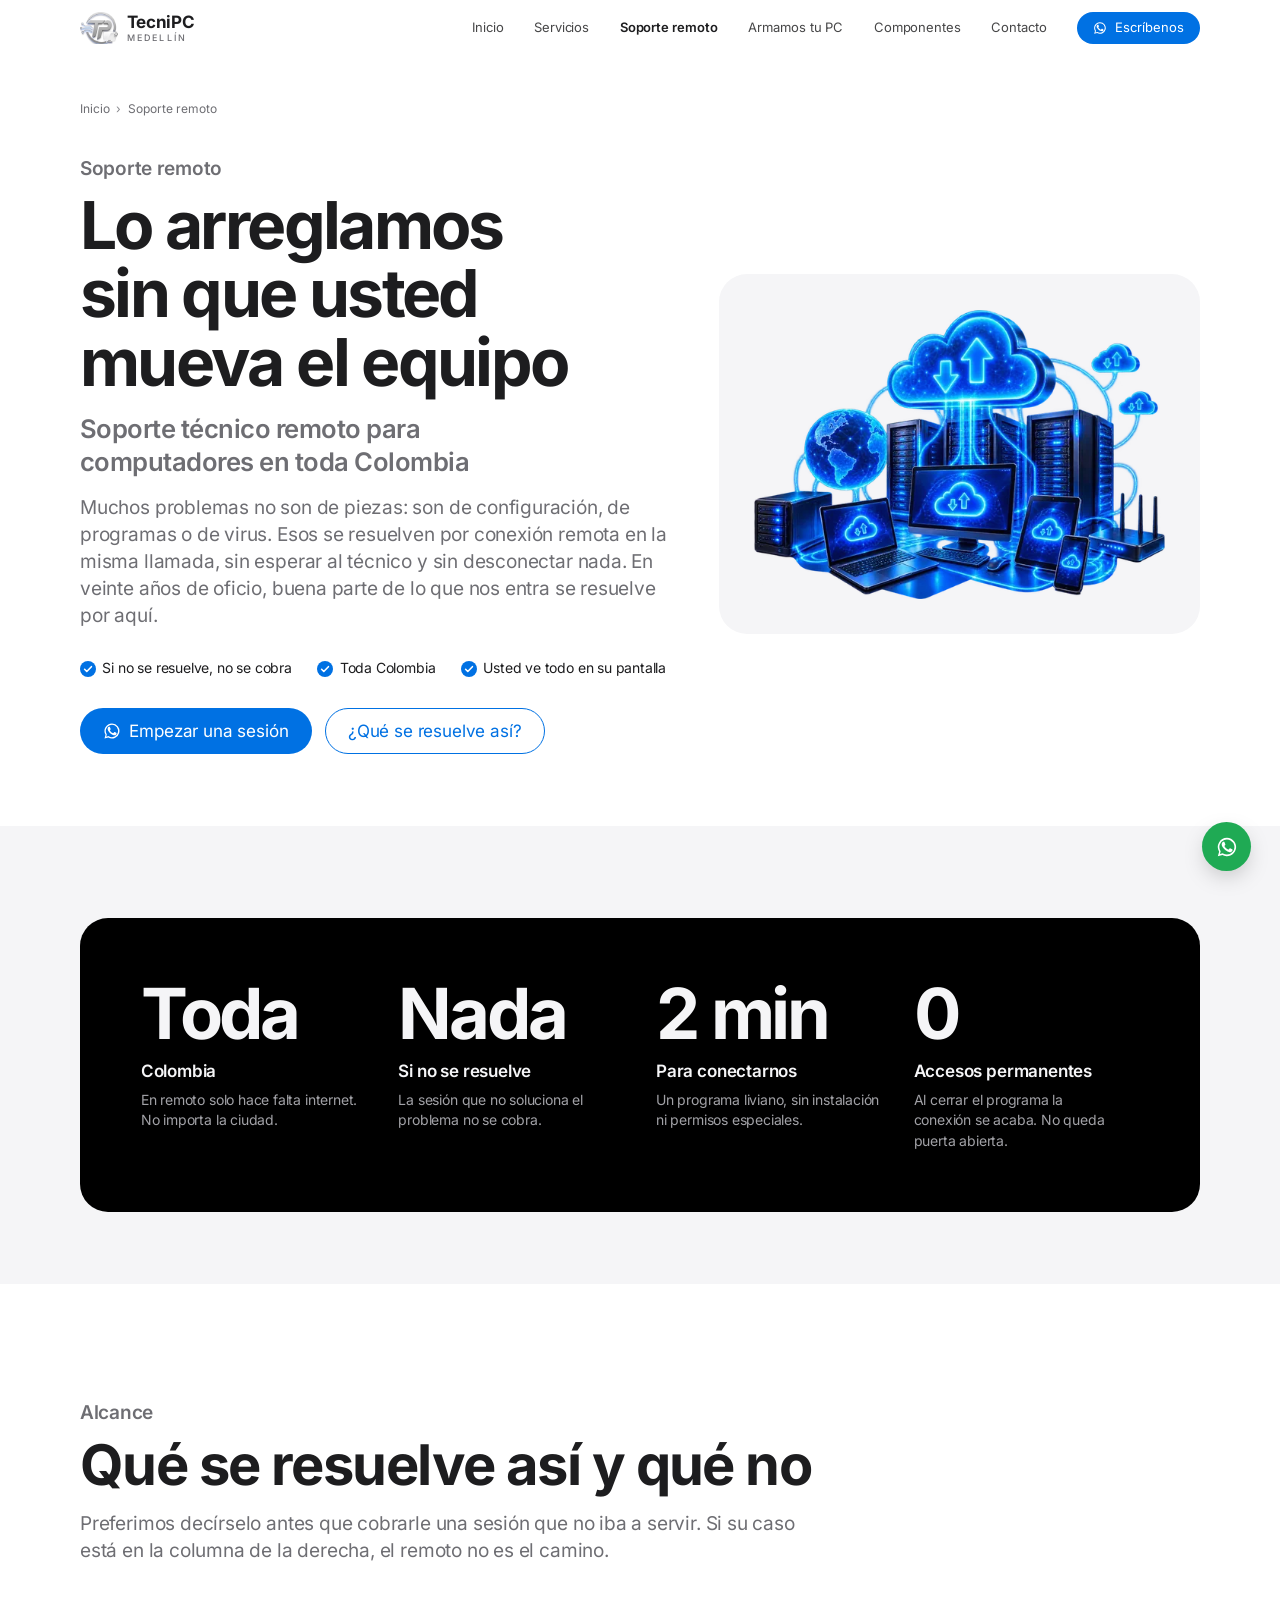
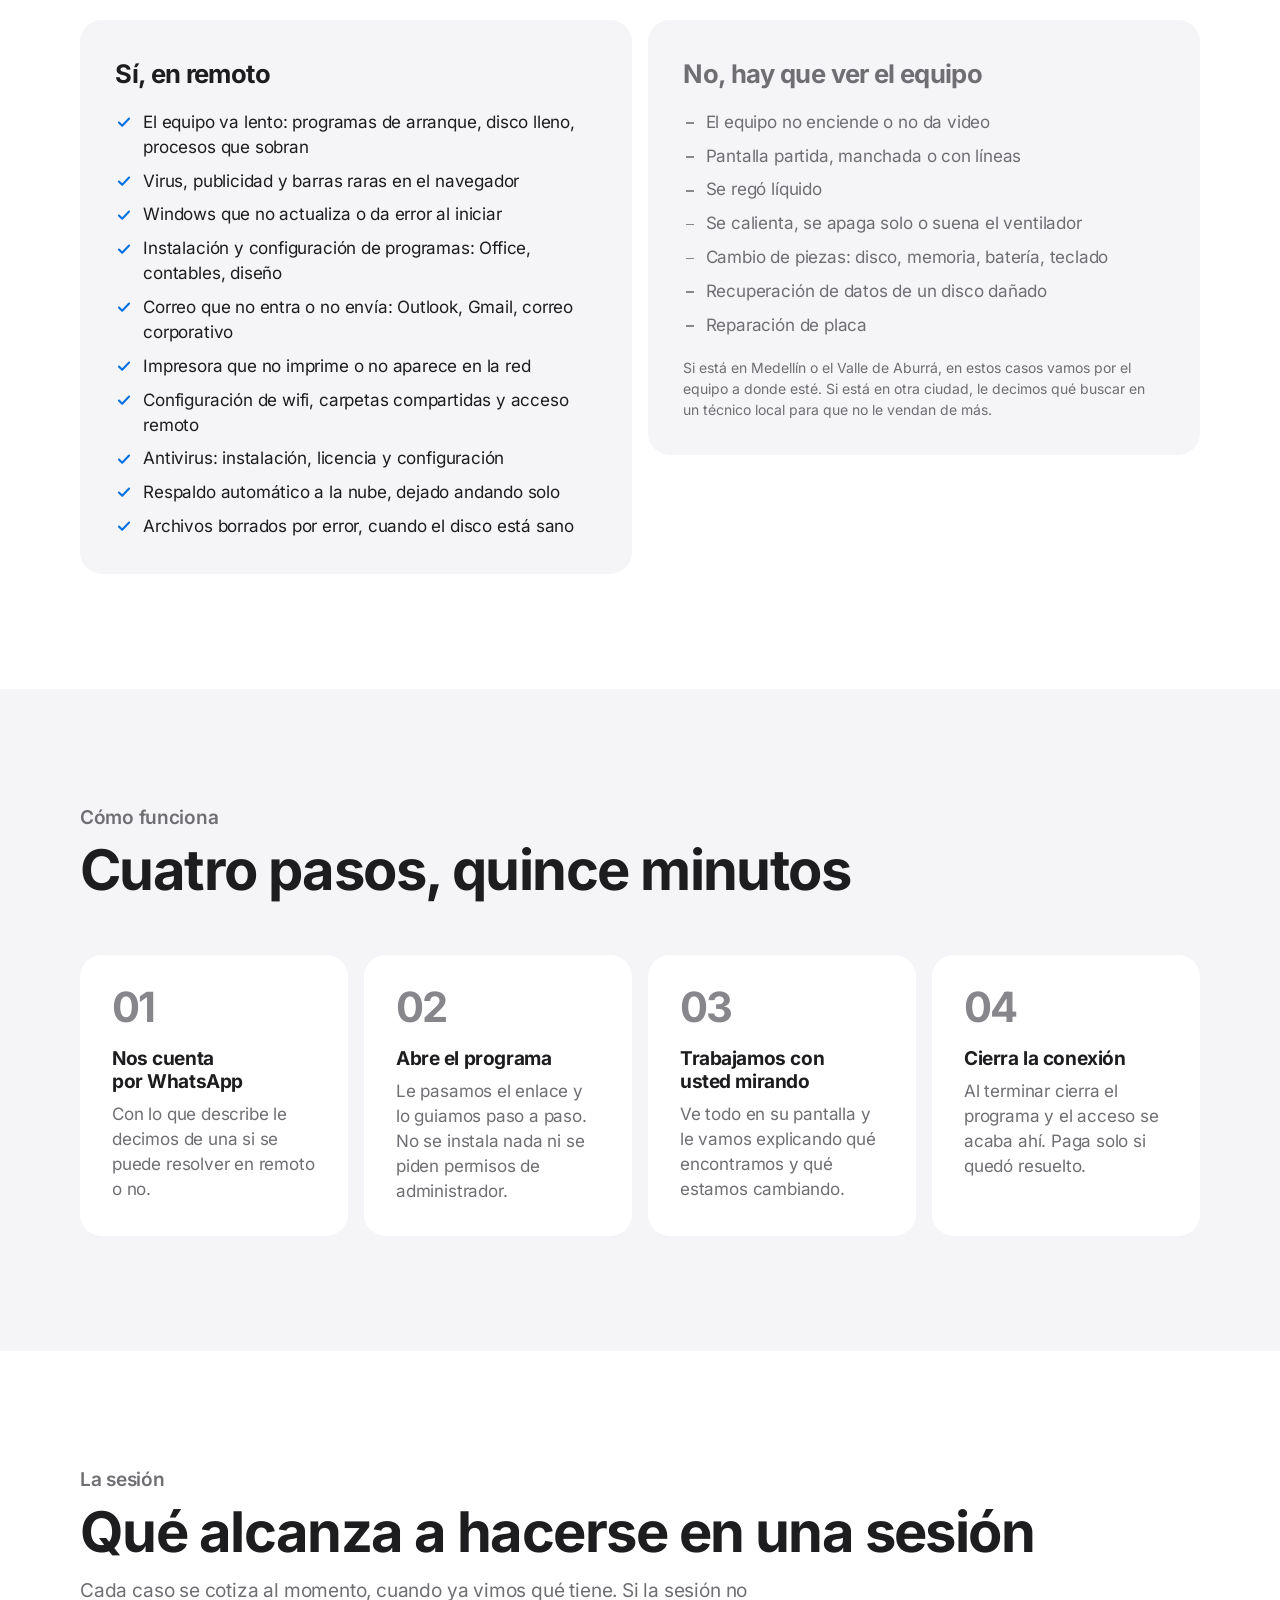
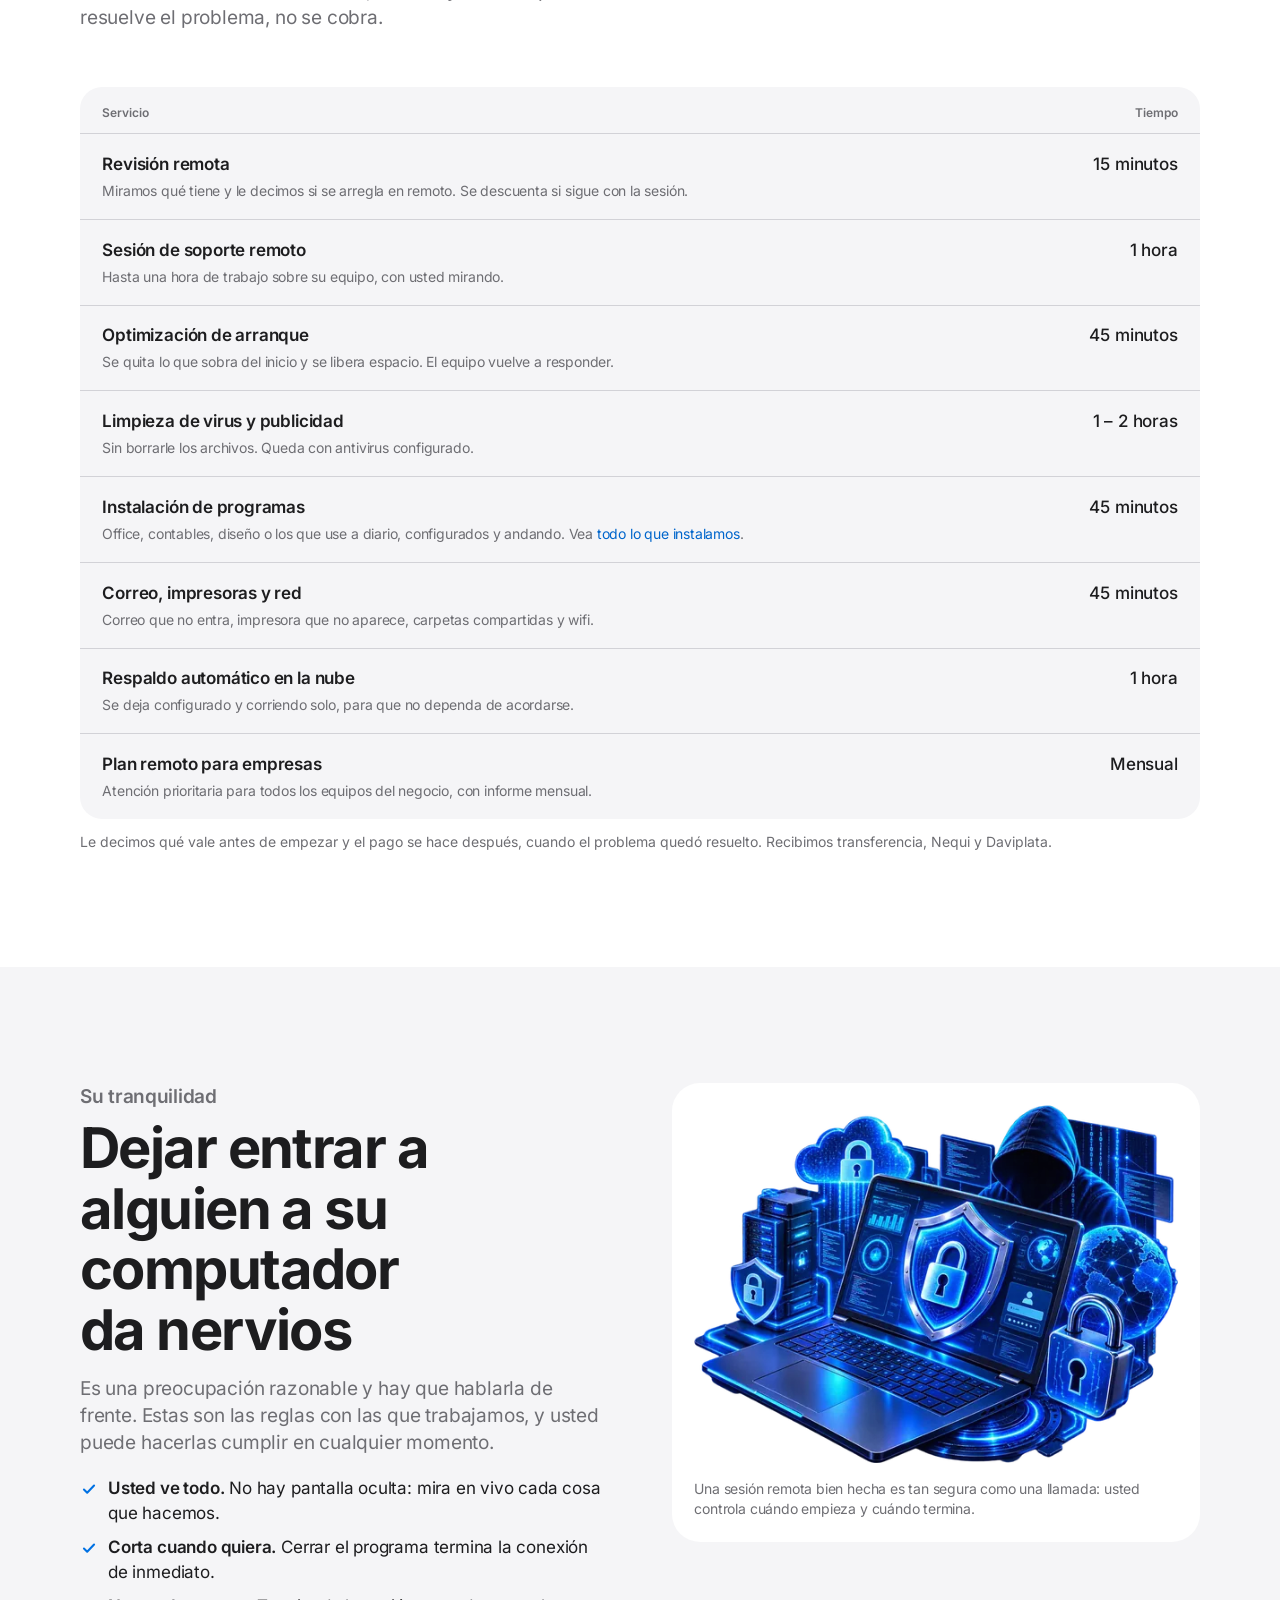
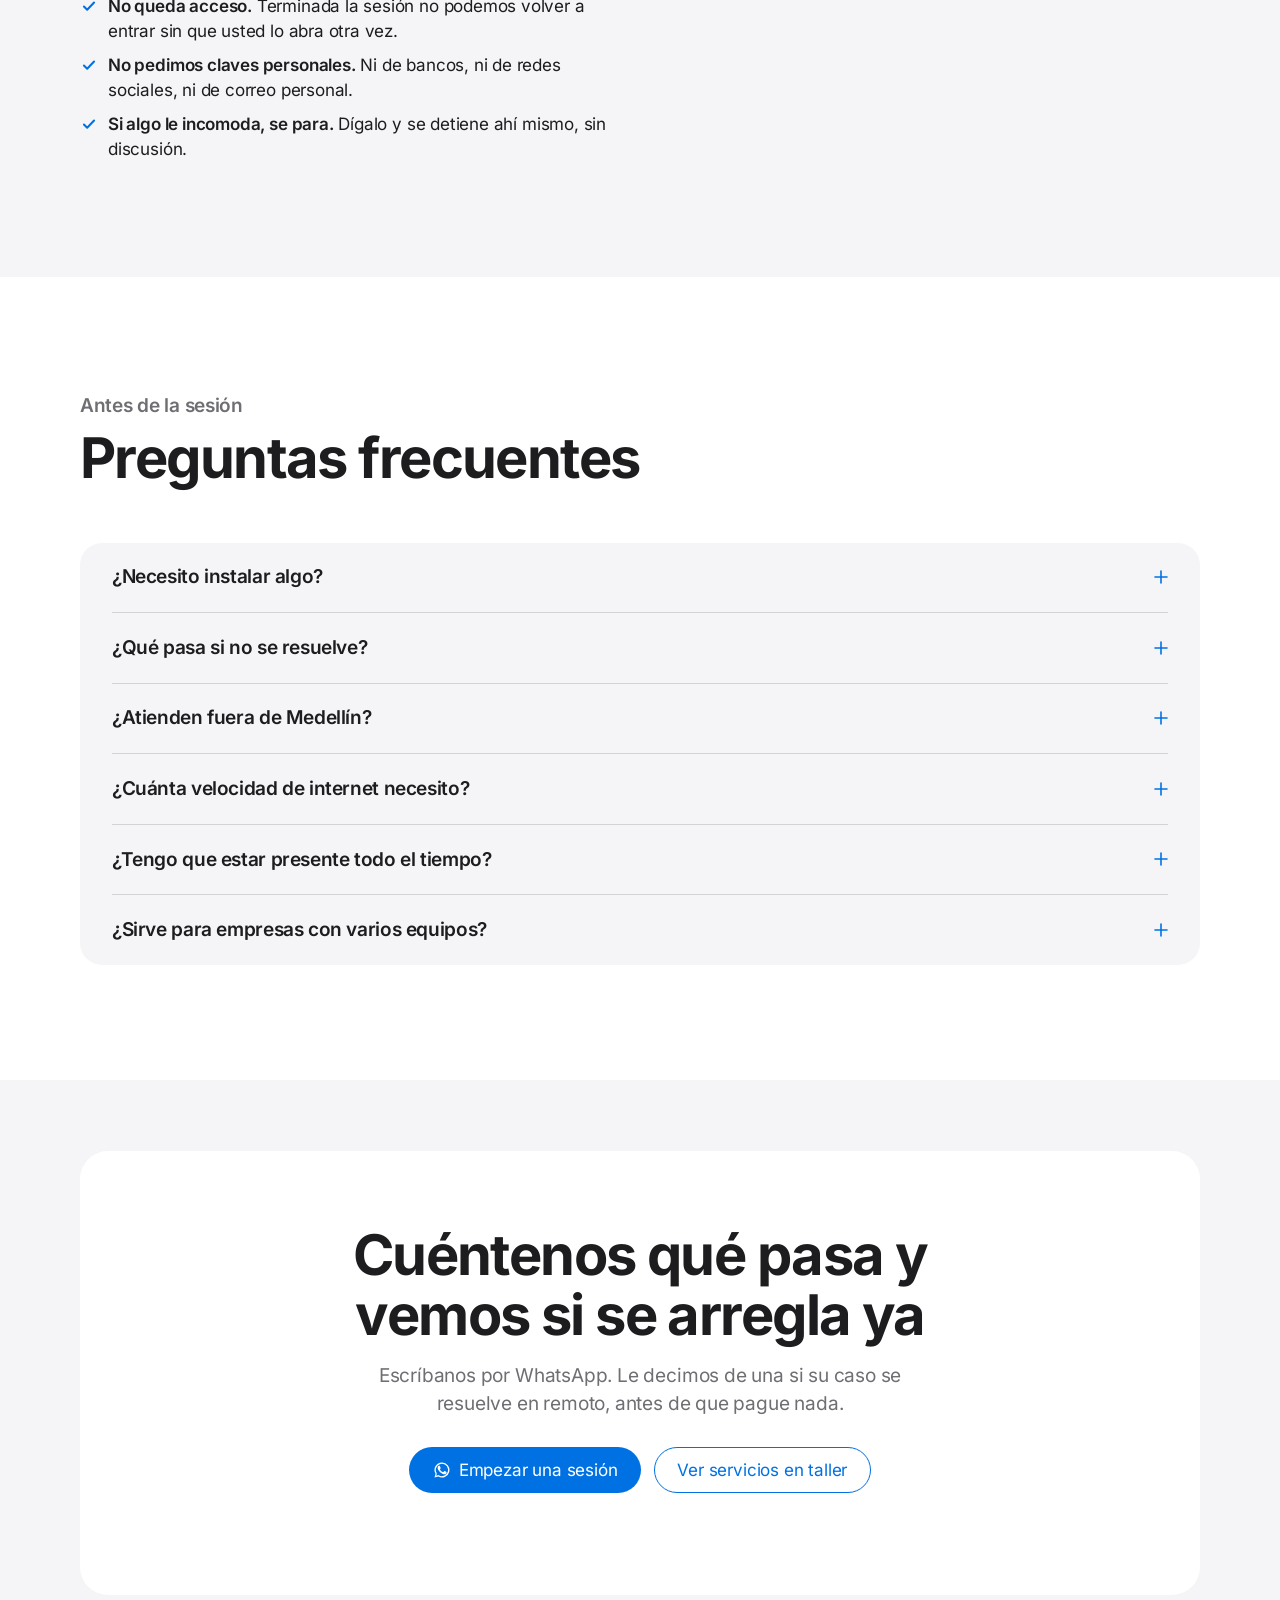
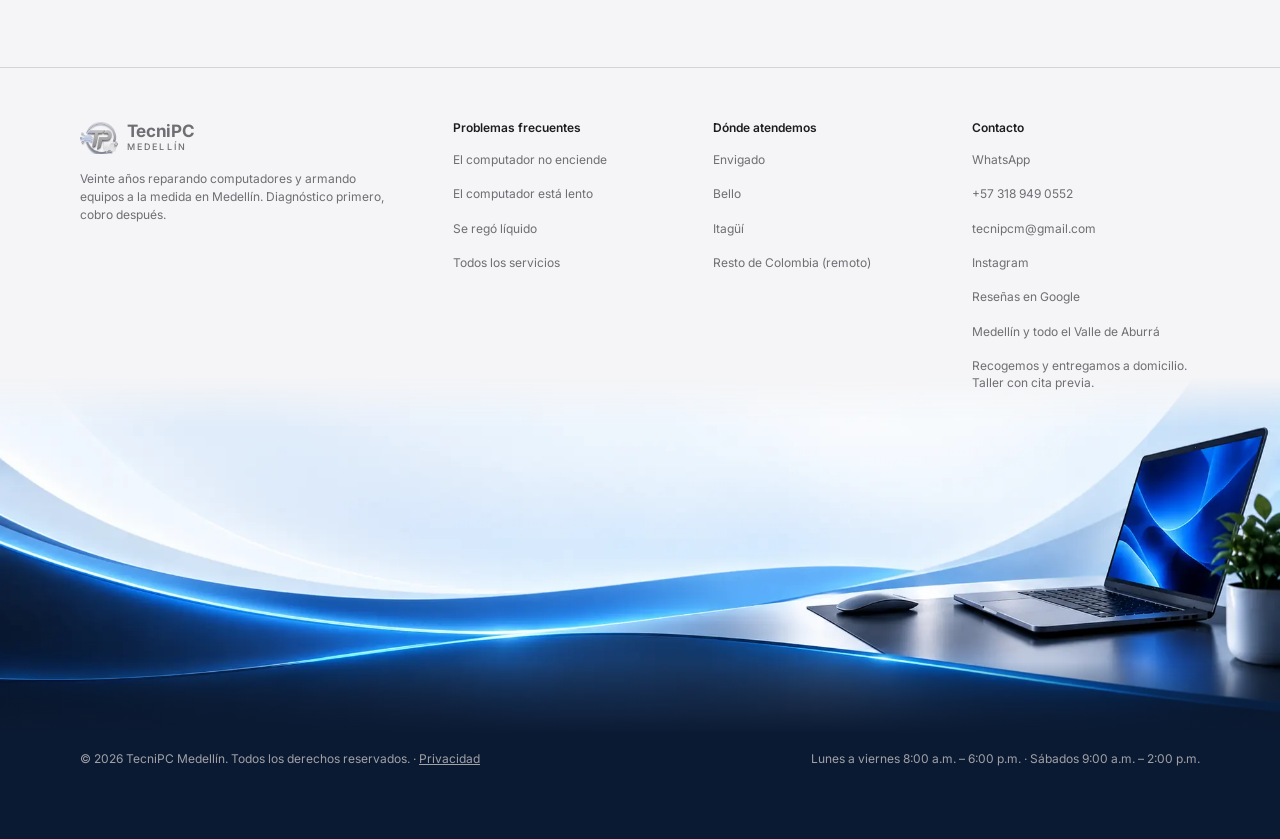
<file: soporte-remoto.html>
<!DOCTYPE html>
<html lang="es-CO">
<head>
<meta charset="utf-8">
<meta name="viewport" content="width=device-width, initial-scale=1, viewport-fit=cover">
<!-- Cabeceras de seguridad por etiqueta meta. GitHub Pages no permite
     configurarlas a nivel de servidor, pero el navegador respeta estas dos.
     HSTS y X-Frame-Options solo existen como cabecera HTTP: no se pueden
     declarar aquí. -->
<meta http-equiv="Content-Security-Policy" content="default-src 'self'; script-src 'self' 'unsafe-inline' https://www.googletagmanager.com; style-src 'self' 'unsafe-inline'; font-src 'self'; img-src 'self' data: https://www.googletagmanager.com https://www.google-analytics.com https://*.google-analytics.com https://www.google.com; connect-src 'self' https://www.google-analytics.com https://*.google-analytics.com https://*.analytics.google.com https://www.googletagmanager.com https://www.google.com; form-action 'self'; base-uri 'self'; object-src 'none'; upgrade-insecure-requests">
<meta name="referrer" content="strict-origin-when-cross-origin">

<!-- Google tag (gtag.js) -->
<script async src="https://www.googletagmanager.com/gtag/js?id=G-PQTKGCD9K3"></script>
<script>
  window.dataLayer = window.dataLayer || [];
  function gtag(){dataLayer.push(arguments);}
  gtag('js', new Date());
  gtag('config', 'G-PQTKGCD9K3');
</script>

<title>Soporte técnico remoto en Colombia | TecniPC Medellín</title>
<meta name="description" content="Soporte remoto para computadores en toda Colombia: equipo lento, virus, correo, impresoras y redes. Si no se resuelve, no se cobra.">
<meta name="theme-color" content="#ffffff">
<link rel="canonical" href="https://tecnipcmedellin.com/soporte-remoto">

<meta property="og:type" content="website">
<meta property="og:locale" content="es_CO">
<meta property="og:site_name" content="TecniPC Medellín">
<meta property="og:title" content="Soporte técnico remoto en Colombia | TecniPC Medellín">
<meta property="og:description" content="Soporte remoto para computadores en toda Colombia: equipo lento, virus, correo, impresoras y redes. Si no se resuelve, no se cobra.">
<meta property="og:url" content="https://tecnipcmedellin.com/soporte-remoto">
<meta property="og:image" content="https://tecnipcmedellin.com/assets/img/og-tecnipc-tp.jpg">
<meta name="twitter:card" content="summary_large_image">

<link rel="icon" href="favicon.ico" sizes="any">
<link rel="icon" href="assets/img/icono-192.png" type="image/png">
<link rel="apple-touch-icon" href="assets/img/icono-180.png">
<link rel="manifest" href="site.webmanifest">

<link rel="stylesheet" href="assets/css/estilos.css">

<script type="application/ld+json">
{
  "@context": "https://schema.org",
  "@type": "Service",
  "serviceType": "Soporte técnico remoto para computadores",
  "name": "Soporte remoto TecniPC Medellín",
  "description": "Asistencia técnica por conexión remota para computadores y portátiles. Se resuelve sin desplazar el equipo y sin costo si no se soluciona.",
  "provider": {
    "@type": "ComputerRepairService",
    "@id": "https://tecnipcmedellin.com/#negocio",
    "name": "TecniPC Medellín",
    "telephone": "+57 318 949 0552",
    "email": "tecnipcm@gmail.com",
    "url": "https://tecnipcmedellin.com/",
    "sameAs": [
      "https://www.instagram.com/tecnipcmedellin/"
    ]
  },
  "areaServed": {
    "@type": "Country",
    "name": "Colombia"
  },
  "availableChannel": {
    "@type": "ServiceChannel",
    "serviceUrl": "https://tecnipcmedellin.com/soporte-remoto",
    "servicePhone": "+57 318 949 0552"
  }
}
</script>

<script type="application/ld+json">
{
  "@context": "https://schema.org",
  "@type": "FAQPage",
  "mainEntity": [
    {
      "@type": "Question",
      "name": "¿El soporte remoto es seguro?",
      "acceptedAnswer": { "@type": "Answer", "text": "Usted ve en su pantalla todo lo que hacemos y puede cortar la conexión en cualquier momento. Al cerrar el programa el acceso se termina: no queda una puerta abierta. Nunca pedimos claves de bancos ni de redes sociales." }
    },
    {
      "@type": "Question",
      "name": "¿Qué pasa si no se resuelve en remoto?",
      "acceptedAnswer": { "@type": "Answer", "text": "No se cobra la sesión. Si el problema es físico le decimos qué encontramos y, si está en el Valle de Aburrá, coordinamos la recogida del equipo." }
    },
    {
      "@type": "Question",
      "name": "¿Atienden fuera de Medellín?",
      "acceptedAnswer": { "@type": "Answer", "text": "En remoto atendemos toda Colombia: solo se necesita internet. La reparación física y el servicio a domicilio son únicamente en Medellín y el Valle de Aburrá." }
    },
    {
      "@type": "Question",
      "name": "¿Necesito instalar algo?",
      "acceptedAnswer": { "@type": "Answer", "text": "Un programa liviano de conexión que no requiere instalación ni permisos de administrador. Le guiamos paso a paso por WhatsApp y toma menos de dos minutos." }
    }
  ]
}
</script>
<script type="application/ld+json">
{
  "@context": "https://schema.org",
  "@type": "BreadcrumbList",
  "itemListElement": [
    {
      "@type": "ListItem",
      "position": 1,
      "name": "Inicio",
      "item": "https://tecnipcmedellin.com/"
    },
    {
      "@type": "ListItem",
      "position": 2,
      "name": "Soporte remoto",
      "item": "https://tecnipcmedellin.com/soporte-remoto"
    }
  ]
}
</script>
</head>

<body>
<a class="salto-contenido" href="#contenido">Ir al contenido</a>

<header class="barra">
  <div class="envoltura barra__interior">
    <a class="marca" href="index.html">
      <img src="assets/img/emblema-tp.webp" width="108" height="90" alt="TecniPC Medellín">
      <span class="marca__texto">
        <span class="marca__nombre">TecniPC</span>
        <span class="marca__lugar">MEDELLÍN</span>
      </span>
    </a>

    <button class="boton-menu" type="button" aria-expanded="false" aria-controls="menu-principal" aria-label="Abrir menú">
      <span></span>
    </button>

    <nav class="menu" id="menu-principal" aria-label="Navegación principal" data-abierto="no">
      <a href="index.html">Inicio</a>
      <a href="servicios.html">Servicios</a>
      <a href="soporte-remoto.html" aria-current="page">Soporte remoto</a>
      <a href="armamos-tu-pc.html">Armamos tu PC</a>
      <a href="componentes.html">Componentes</a>
      <a href="contacto.html">Contacto</a>
      <a href="https://wa.me/573189490552?text=Hola%2C%20necesito%20soporte%20remoto%20para%20mi%20computador." class="boton boton--principal" data-wa="Hola, necesito soporte remoto para mi computador.">
        <svg viewBox="0 0 24 24" fill="currentColor" aria-hidden="true"><path d="M17.5 14.4c-.3-.2-1.7-.9-2-1-.3-.1-.5-.2-.7.1-.2.3-.7 1-.9 1.2-.2.2-.3.2-.6.1-1.7-.9-2.9-1.6-4-3.6-.3-.5.3-.5.9-1.6.1-.2 0-.4 0-.5 0-.2-.7-1.6-.9-2.2-.2-.6-.5-.5-.7-.5h-.6c-.2 0-.5.1-.8.4-.3.3-1 1-1 2.5s1.1 2.9 1.2 3.1c.1.2 2.1 3.2 5.1 4.5 1.9.8 2.6.9 3.5.7.6-.1 1.7-.7 1.9-1.4.2-.7.2-1.2.2-1.4-.1-.1-.3-.2-.6-.4z"/><path d="M12 2a10 10 0 0 0-8.6 15.1L2 22l5-1.3A10 10 0 1 0 12 2zm0 18.2c-1.5 0-3-.4-4.3-1.2l-.3-.2-3.1.8.8-3-.2-.3A8.2 8.2 0 1 1 12 20.2z"/></svg>
        Escríbenos
      </a>
    </nav>
  </div>
</header>

<main id="contenido">

<section class="bloque bloque--ajustado encabezado-pagina">
  <div class="envoltura">
    <nav class="migas" aria-label="Ruta">
      <ol>
        <li><a href="index.html">Inicio</a></li>
        <li aria-current="page">Soporte remoto</li>
      </ol>
    </nav>

    <div class="encabezado-pagina__reja">
      <div>
        <p class="rotulo">Soporte remoto</p>
        <h1 class="titulo-bloque">Lo arreglamos sin que usted mueva el equipo</h1>
        <h2 class="subtitulo-pagina">Soporte técnico remoto para computadores en toda Colombia</h2>
        <p class="entradilla">
          Muchos problemas no son de piezas: son de configuración, de programas o de virus.
          Esos se resuelven por conexión remota en la misma llamada, sin esperar al técnico
          y sin desconectar nada. En veinte años de oficio, buena parte de lo que nos
          entra se resuelve por aquí.
        </p>

        <ul class="sellos">
          <li>Si no se resuelve, no se cobra</li>
          <li>Toda Colombia</li>
          <li>Usted ve todo en su pantalla</li>
        </ul>

        <p class="acciones" style="margin-top:1.8rem">
          <a href="https://wa.me/573189490552?text=Hola%2C%20necesito%20soporte%20remoto.%20Mi%20computador%20tiene%20este%20problema%3A%20____." class="boton boton--principal" data-wa="Hola, necesito soporte remoto. Mi computador tiene este problema: ____.">
            <svg viewBox="0 0 24 24" fill="currentColor" aria-hidden="true"><path d="M17.5 14.4c-.3-.2-1.7-.9-2-1-.3-.1-.5-.2-.7.1-.2.3-.7 1-.9 1.2-.2.2-.3.2-.6.1-1.7-.9-2.9-1.6-4-3.6-.3-.5.3-.5.9-1.6.1-.2 0-.4 0-.5 0-.2-.7-1.6-.9-2.2-.2-.6-.5-.5-.7-.5h-.6c-.2 0-.5.1-.8.4-.3.3-1 1-1 2.5s1.1 2.9 1.2 3.1c.1.2 2.1 3.2 5.1 4.5 1.9.8 2.6.9 3.5.7.6-.1 1.7-.7 1.9-1.4.2-.7.2-1.2.2-1.4-.1-.1-.3-.2-.6-.4z"/><path d="M12 2a10 10 0 0 0-8.6 15.1L2 22l5-1.3A10 10 0 1 0 12 2zm0 18.2c-1.5 0-3-.4-4.3-1.2l-.3-.2-3.1.8.8-3-.2-.3A8.2 8.2 0 1 1 12 20.2z"/></svg>
            Empezar una sesión
          </a>
          <a class="boton boton--linea" href="#alcance">¿Qué se resuelve así?</a>
        </p>
      </div>

      <figure class="encabezado-pagina__lamina">
        <img src="assets/img/nube-respaldo-540.webp" srcset="assets/img/nube-respaldo-540.webp 540w, assets/img/nube-respaldo.webp 1000w" sizes="(max-width: 900px) 92vw, 400px" width="1000" height="706" alt="Computadores, portátiles y dispositivos conectados a través de la nube" fetchpriority="high">
      </figure>
    </div>
  </div>
</section>

<!-- ===================== Alcance nacional ===================== -->
<section class="bloque bloque--ajustado">
  <div class="envoltura">
    <div class="garantia" data-aparece="0">
      <div>
        <p class="garantia__cifra">Toda</p>
        <p class="garantia__pie">Colombia</p>
        <p class="garantia__nota">En remoto solo hace falta internet. No importa la ciudad.</p>
      </div>
      <div>
        <p class="garantia__cifra">Nada</p>
        <p class="garantia__pie">Si no se resuelve</p>
        <p class="garantia__nota">La sesión que no soluciona el problema no se cobra.</p>
      </div>
      <div>
        <p class="garantia__cifra">2 min</p>
        <p class="garantia__pie">Para conectarnos</p>
        <p class="garantia__nota">Un programa liviano, sin instalación ni permisos especiales.</p>
      </div>
      <div>
        <p class="garantia__cifra">0</p>
        <p class="garantia__pie">Accesos permanentes</p>
        <p class="garantia__nota">Al cerrar el programa la conexión se acaba. No queda puerta abierta.</p>
      </div>
    </div>
  </div>
</section>

<!-- ===================== Qué sí y qué no ===================== -->
<section class="bloque filo" id="alcance">
  <div class="envoltura">
    <header class="cabeza-bloque" data-aparece="0">
      <p class="rotulo">Alcance</p>
      <h2 class="titulo-bloque">Qué se resuelve así y qué no</h2>
      <p class="entradilla">
        Preferimos decírselo antes que cobrarle una sesión que no iba a servir.
        Si su caso está en la columna de la derecha, el remoto no es el camino.
      </p>
    </header>

    <div class="dos-columnas">

      <div class="panel panel--si" data-aparece="1">
        <p class="panel__titulo">Sí, en remoto</p>
        <ul class="lista-marcada">
          <li>El equipo va lento: programas de arranque, disco lleno, procesos que sobran</li>
          <li>Virus, publicidad y barras raras en el navegador</li>
          <li>Windows que no actualiza o da error al iniciar</li>
          <li>Instalación y configuración de programas: Office, contables, diseño</li>
          <li>Correo que no entra o no envía: Outlook, Gmail, correo corporativo</li>
          <li>Impresora que no imprime o no aparece en la red</li>
          <li>Configuración de wifi, carpetas compartidas y acceso remoto</li>
          <li>Antivirus: instalación, licencia y configuración</li>
          <li>Respaldo automático a la nube, dejado andando solo</li>
          <li>Archivos borrados por error, cuando el disco está sano</li>
        </ul>
      </div>

      <div class="panel panel--no" data-aparece="2">
        <p class="panel__titulo">No, hay que ver el equipo</p>
        <ul class="lista-plana">
          <li>El equipo no enciende o no da video</li>
          <li>Pantalla partida, manchada o con líneas</li>
          <li>Se regó líquido</li>
          <li>Se calienta, se apaga solo o suena el ventilador</li>
          <li>Cambio de piezas: disco, memoria, batería, teclado</li>
          <li>Recuperación de datos de un disco dañado</li>
          <li>Reparación de placa</li>
        </ul>
        <p class="nota">
          Si está en Medellín o el Valle de Aburrá, en estos casos vamos por el equipo
          a donde esté. Si está en otra ciudad, le decimos qué buscar en un técnico
          local para que no le vendan de más.
        </p>
      </div>

    </div>
  </div>
</section>

<!-- ===================== Cómo funciona ===================== -->
<section class="bloque filo" id="como-funciona">
  <div class="envoltura">
    <header class="cabeza-bloque" data-aparece="0">
      <p class="rotulo">Cómo funciona</p>
      <h2 class="titulo-bloque">Cuatro pasos, quince minutos</h2>
    </header>

    <div class="proceso" data-aparece="1">
      <article class="paso">
        <p class="paso__numero">01</p>
        <h3 class="paso__titulo">Nos cuenta por WhatsApp</h3>
        <p class="paso__texto">Con lo que describe le decimos de una si se puede resolver en remoto o no.</p>
      </article>
      <article class="paso">
        <p class="paso__numero">02</p>
        <h3 class="paso__titulo">Abre el programa</h3>
        <p class="paso__texto">Le pasamos el enlace y lo guiamos paso a paso. No se instala nada ni se piden permisos de administrador.</p>
      </article>
      <article class="paso">
        <p class="paso__numero">03</p>
        <h3 class="paso__titulo">Trabajamos con usted mirando</h3>
        <p class="paso__texto">Ve todo en su pantalla y le vamos explicando qué encontramos y qué estamos cambiando.</p>
      </article>
      <article class="paso">
        <p class="paso__numero">04</p>
        <h3 class="paso__titulo">Cierra la conexión</h3>
        <p class="paso__texto">Al terminar cierra el programa y el acceso se acaba ahí. Paga solo si quedó resuelto.</p>
      </article>
    </div>
  </div>
</section>

<!-- ===================== Precios ===================== -->
<section class="bloque filo" id="precios">
  <div class="envoltura">
    <header class="cabeza-bloque" data-aparece="0">
      <p class="rotulo">La sesión</p>
      <h2 class="titulo-bloque">Qué alcanza a hacerse en una sesión</h2>
      <p class="entradilla">Cada caso se cotiza al momento, cuando ya vimos qué tiene. Si la sesión no resuelve el problema, no se cobra.</p>
    </header>

    <div data-aparece="1">
      <table class="tarifas">
        <thead>
          <tr><th scope="col">Servicio</th><th scope="col">Tiempo</th></tr>
        </thead>
        <tbody>
          <tr>
            <th scope="row">Revisión remota<span>Miramos qué tiene y le decimos si se arregla en remoto. Se descuenta si sigue con la sesión.</span></th>
            <td>15 minutos</td>
          </tr>
          <tr>
            <th scope="row">Sesión de soporte remoto<span>Hasta una hora de trabajo sobre su equipo, con usted mirando.</span></th>
            <td>1 hora</td>
          </tr>
          <tr>
            <th scope="row">Optimización de arranque<span>Se quita lo que sobra del inicio y se libera espacio. El equipo vuelve a responder.</span></th>
            <td>45 minutos</td>
          </tr>
          <tr>
            <th scope="row">Limpieza de virus y publicidad<span>Sin borrarle los archivos. Queda con antivirus configurado.</span></th>
            <td>1 – 2 horas</td>
          </tr>
          <tr>
            <th scope="row">Instalación de programas<span>Office, contables, diseño o los que use a diario, configurados y andando. Vea <a href="instalacion-de-software.html">todo lo que instalamos</a>.</span></th>
            <td>45 minutos</td>
          </tr>
          <tr>
            <th scope="row">Correo, impresoras y red<span>Correo que no entra, impresora que no aparece, carpetas compartidas y wifi.</span></th>
            <td>45 minutos</td>
          </tr>
          <tr>
            <th scope="row">Respaldo automático en la nube<span>Se deja configurado y corriendo solo, para que no dependa de acordarse.</span></th>
            <td>1 hora</td>
          </tr>
          <tr>
            <th scope="row">Plan remoto para empresas<span>Atención prioritaria para todos los equipos del negocio, con informe mensual.</span></th>
            <td>Mensual</td>
          </tr>
        </tbody>
      </table>
    </div>

    <p class="nota" data-aparece="2">
      Le decimos qué vale antes de empezar y el pago se hace después, cuando el problema
      quedó resuelto. Recibimos transferencia, Nequi y Daviplata.
    </p>
  </div>
</section>

<!-- ===================== Seguridad ===================== -->
<section class="bloque filo" id="seguridad">
  <div class="envoltura cobertura">
    <div data-aparece="0">
      <p class="rotulo">Su tranquilidad</p>
      <h2 class="titulo-bloque">Dejar entrar a alguien a su computador da nervios</h2>
      <p class="entradilla">
        Es una preocupación razonable y hay que hablarla de frente. Estas son las reglas
        con las que trabajamos, y usted puede hacerlas cumplir en cualquier momento.
      </p>
      <ul class="lista-marcada">
        <li><b>Usted ve todo.</b> No hay pantalla oculta: mira en vivo cada cosa que hacemos.</li>
        <li><b>Corta cuando quiera.</b> Cerrar el programa termina la conexión de inmediato.</li>
        <li><b>No queda acceso.</b> Terminada la sesión no podemos volver a entrar sin que usted lo abra otra vez.</li>
        <li><b>No pedimos claves personales.</b> Ni de bancos, ni de redes sociales, ni de correo personal.</li>
        <li><b>Si algo le incomoda, se para.</b> Dígalo y se detiene ahí mismo, sin discusión.</li>
      </ul>
    </div>

    <figure class="lamina-suelta" data-aparece="1">
      <img src="assets/img/seguridad-540.webp" srcset="assets/img/seguridad-540.webp 540w, assets/img/seguridad.webp 1000w" sizes="(max-width: 900px) 92vw, 400px" width="1000" height="740" alt="Ilustración de seguridad informática con portátil, escudo y candados" loading="lazy">
      <figcaption>Una sesión remota bien hecha es tan segura como una llamada: usted controla cuándo empieza y cuándo termina.</figcaption>
    </figure>
  </div>
</section>

<!-- ===================== Preguntas ===================== -->
<section class="bloque filo" id="preguntas-remoto">
  <div class="envoltura">
    <header class="cabeza-bloque" data-aparece="0">
      <p class="rotulo">Antes de la sesión</p>
      <h2 class="titulo-bloque">Preguntas frecuentes</h2>
    </header>

    <div class="preguntas" data-aparece="1">
      <details class="pregunta">
        <summary>¿Necesito instalar algo?</summary>
        <p>Un programa liviano de conexión que no requiere instalación ni permisos de administrador. Le pasamos el enlace y lo guiamos paso a paso por WhatsApp: toma menos de dos minutos, incluso si nunca lo ha usado.</p>
      </details>
      <details class="pregunta">
        <summary>¿Qué pasa si no se resuelve?</summary>
        <p>No se cobra la sesión. Si el problema resulta ser físico, le decimos exactamente qué encontramos. Si está en el Valle de Aburrá coordinamos la recogida del equipo; si está en otra ciudad, le explicamos qué pedirle a un técnico local para que no le cobren de más.</p>
      </details>
      <details class="pregunta">
        <summary>¿Atienden fuera de Medellín?</summary>
        <p>En remoto atendemos toda Colombia: solo hace falta internet. La reparación física y el servicio a domicilio siguen siendo solo en Medellín y el Valle de Aburrá.</p>
      </details>
      <details class="pregunta">
        <summary>¿Cuánta velocidad de internet necesito?</summary>
        <p>Muy poca. Con una conexión que le permita ver un video ya alcanza. Si se cae la conexión, se retoma donde iba sin volver a empezar.</p>
      </details>
      <details class="pregunta">
        <summary>¿Tengo que estar presente todo el tiempo?</summary>
        <p>Al principio sí, para abrir la conexión y contarnos qué pasa. Después puede quedarse mirando o dejarnos trabajar, como prefiera. Nosotros le avisamos por WhatsApp cuando terminemos.</p>
      </details>
      <details class="pregunta">
        <summary>¿Sirve para empresas con varios equipos?</summary>
        <p>Sí, y suele salir más barato que llamar cada vez que algo falla. Manejamos un plan mensual con atención prioritaria para todos los equipos del negocio e informe del estado de cada máquina.</p>
      </details>
    </div>
  </div>
</section>

<section class="bloque bloque--ajustado">
  <div class="envoltura">
    <div class="remate" data-aparece="0">
      <img class="remate__fondo" src="assets/img/banda-placa.webp" width="1200" height="800" alt="" aria-hidden="true" loading="lazy">
      <h2 class="remate__titulo">Cuéntenos qué pasa y vemos si se arregla ya</h2>
      <p>Escríbanos por WhatsApp. Le decimos de una si su caso se resuelve en remoto, antes de que pague nada.</p>
      <p class="acciones">
        <a href="https://wa.me/573189490552?text=Hola%2C%20necesito%20soporte%20remoto.%20Mi%20computador%20tiene%20este%20problema%3A%20____." class="boton boton--principal" data-wa="Hola, necesito soporte remoto. Mi computador tiene este problema: ____."><svg viewBox="0 0 24 24" fill="currentColor" aria-hidden="true"><path d="M17.5 14.4c-.3-.2-1.7-.9-2-1-.3-.1-.5-.2-.7.1-.2.3-.7 1-.9 1.2-.2.2-.3.2-.6.1-1.7-.9-2.9-1.6-4-3.6-.3-.5.3-.5.9-1.6.1-.2 0-.4 0-.5 0-.2-.7-1.6-.9-2.2-.2-.6-.5-.5-.7-.5h-.6c-.2 0-.5.1-.8.4-.3.3-1 1-1 2.5s1.1 2.9 1.2 3.1c.1.2 2.1 3.2 5.1 4.5 1.9.8 2.6.9 3.5.7.6-.1 1.7-.7 1.9-1.4.2-.7.2-1.2.2-1.4-.1-.1-.3-.2-.6-.4z"/><path d="M12 2a10 10 0 0 0-8.6 15.1L2 22l5-1.3A10 10 0 1 0 12 2zm0 18.2c-1.5 0-3-.4-4.3-1.2l-.3-.2-3.1.8.8-3-.2-.3A8.2 8.2 0 1 1 12 20.2z"/></svg> Empezar una sesión</a>
        <a class="boton boton--linea" href="servicios.html">Ver servicios en taller</a>
      </p>
    </div>
  </div>
</section>

</main>
<footer class="pie">
  <div class="envoltura pie__interior">
    <div class="pie__reja">

      <div>
        <a class="marca" href="index.html">
          <img src="assets/img/emblema-tp.webp" width="108" height="90" alt="TecniPC Medellín">
          <span class="marca__texto">
            <span class="marca__nombre">TecniPC</span>
            <span class="marca__lugar">MEDELLÍN</span>
          </span>
        </a>
        <p class="pie__texto">
          Veinte años reparando computadores y armando equipos a la medida en Medellín.
          Diagnóstico primero, cobro después.
        </p>
      </div>

      <div>
        <h3>Problemas frecuentes</h3>
        <ul class="pie__lista">
          <li><a href="computador-no-enciende.html">El computador no enciende</a></li>
          <li><a href="computador-lento.html">El computador está lento</a></li>
          <li><a href="liquido-en-el-portatil.html">Se regó líquido</a></li>
          <li><a href="servicios.html">Todos los servicios</a></li>
        </ul>
      </div>

      <div>
        <h3>Dónde atendemos</h3>
        <ul class="pie__lista">
          <li><a href="reparacion-computadores-envigado.html">Envigado</a></li>
          <li><a href="reparacion-computadores-bello.html">Bello</a></li>
          <li><a href="reparacion-computadores-itagui.html">Itagüí</a></li>
          <li><a href="soporte-remoto.html">Resto de Colombia (remoto)</a></li>
        </ul>
      </div>

      <div>
        <h3>Contacto</h3>
        <ul class="pie__lista">
          <li><a data-negocio="whatsapp" data-conservar-texto href="https://wa.me/573189490552">WhatsApp</a></li>
          <li><a data-negocio="telefono" href="tel:+573189490552">+57 318 949 0552</a></li>
          <li><a data-negocio="correo" href="mailto:tecnipcm@gmail.com">tecnipcm@gmail.com</a></li>
          <li><a href="https://www.instagram.com/tecnipcmedellin/" target="_blank" rel="noopener">Instagram</a></li>
          <li><a href="https://share.google/IcBnKN3yh6U7qgad1" target="_blank" rel="noopener">Reseñas en Google</a></li>
          <li><span data-negocio="cobertura">Medellín y todo el Valle de Aburrá</span></li>
          <li><span data-negocio="entrega">Recogemos y entregamos a domicilio. Taller con cita previa.</span></li>
        </ul>
      </div>

    </div>

    <img class="pie__fondo" src="assets/img/pie-escritorio.webp" srcset="assets/img/pie-escritorio-1000.webp 1000w, assets/img/pie-escritorio.webp 2000w" sizes="100vw" width="2000" height="721" alt="" aria-hidden="true" loading="lazy" decoding="async">
    <div class="pie__base">
      <p>© <span data-anio>2026</span> TecniPC Medellín. Todos los derechos reservados. · <a href="privacidad.html">Privacidad</a></p>
      <p data-negocio="horario">Lunes a viernes 8:00 a.m. – 6:00 p.m. · Sábados 9:00 a.m. – 2:00 p.m.</p>
    </div>
  </div>
</footer>

<a href="https://wa.me/573189490552?text=Hola%2C%20necesito%20soporte%20remoto%20para%20mi%20computador." class="flotante" data-wa="Hola, necesito soporte remoto para mi computador." target="_blank" rel="noopener" aria-label="Escribir por WhatsApp">
  <svg viewBox="0 0 24 24" fill="currentColor" aria-hidden="true"><path d="M17.5 14.4c-.3-.2-1.7-.9-2-1-.3-.1-.5-.2-.7.1-.2.3-.7 1-.9 1.2-.2.2-.3.2-.6.1-1.7-.9-2.9-1.6-4-3.6-.3-.5.3-.5.9-1.6.1-.2 0-.4 0-.5 0-.2-.7-1.6-.9-2.2-.2-.6-.5-.5-.7-.5h-.6c-.2 0-.5.1-.8.4-.3.3-1 1-1 2.5s1.1 2.9 1.2 3.1c.1.2 2.1 3.2 5.1 4.5 1.9.8 2.6.9 3.5.7.6-.1 1.7-.7 1.9-1.4.2-.7.2-1.2.2-1.4-.1-.1-.3-.2-.6-.4z"/><path d="M12 2a10 10 0 0 0-8.6 15.1L2 22l5-1.3A10 10 0 1 0 12 2zm0 18.2c-1.5 0-3-.4-4.3-1.2l-.3-.2-3.1.8.8-3-.2-.3A8.2 8.2 0 1 1 12 20.2z"/></svg>
  <span>Escríbenos</span>
</a>

<script src="assets/js/sitio.js"></script>
</body>
</html>
</file>
<file: assets/css/estilos.css>
/* ==========================================================================
   TecniPC Medellín — hoja de estilos única
   Rediseño claro: superficies blancas y gris perla, tipografía del sistema,
   un solo azul de acción y negro reservado para los momentos de contraste.
   ========================================================================== */

/* --- 0. Fuente ---------------------------------------------------------- */
/* Inter servida desde el propio dominio: un solo archivo variable (400–700)
   con el subconjunto latino, que cubre tildes, eñes y diéresis. Antes venía
   de Google Fonts, que bloqueaba el primer pintado. Solo se descarga en
   Windows y Android: en Apple la pila de fuentes usa la del sistema. */
@font-face {
  font-family: 'Inter';
  font-style: normal;
  font-weight: 100 900;
  font-display: swap;
  src: url('../fuentes/inter-latin-variable.woff2') format('woff2');
  unicode-range: U+0000-00FF, U+0131, U+0152-0153, U+02BB-02BC, U+02C6, U+02DA, U+02DC,
                 U+0304, U+0308, U+0329, U+2000-206F, U+20AC, U+2122, U+2191, U+2193,
                 U+2212, U+2215, U+FEFF, U+FFFD;
}

/* --- 1. Tokens ---------------------------------------------------------- */
:root {
  color-scheme: light;

  /* Color */
  --fondo:       #ffffff;
  --gris:        #f5f5f7;   /* secciones alternas y mosaicos */
  --tinta:       #1d1d1f;   /* texto principal */
  --texto-2:     #6e6e73;   /* texto secundario: 5:1 sobre blanco */
  --texto-3:     #86868b;   /* solo para texto grande */
  --linea:       #d2d2d7;
  --azul:        #0071e3;   /* acción */
  --azul-hover:  #0077ed;
  --enlace:      #0066cc;
  --enlace-osc:  #2997ff;   /* enlaces sobre negro */
  --naranja:     #b64400;   /* solo para "El más pedido" */
  --negro:       #000000;
  --gris-osc:    #a1a1a6;   /* texto secundario sobre negro */

  /* Alias que usan algunos estilos en línea del HTML */
  --acero-tenue: var(--texto-2);
  --blanco:      var(--tinta);

  /* Superficie de los mosaicos: cambia según el fondo de la sección */
  --mosaico: var(--gris);

  /* Tipografía: SF Pro en equipos Apple, Inter en el resto */
  --cuerpo: -apple-system, BlinkMacSystemFont, 'SF Pro Text', 'Inter', 'Segoe UI', Roboto, sans-serif;
  --display: -apple-system, BlinkMacSystemFont, 'SF Pro Display', 'Inter', 'Segoe UI', Roboto, sans-serif;

  /* Escala */
  --t-xs:   0.75rem;
  --t-sm:   0.875rem;
  --t-base: 1.0625rem;
  --t-md:   1.1875rem;
  --t-lg:   clamp(1.3rem, 1.05rem + 0.8vw, 1.6rem);
  --t-xl:   clamp(1.9rem, 1.3rem + 2.2vw, 3rem);
  --t-2xl:  clamp(2.1rem, 1.3rem + 2.9vw, 3.5rem);
  --t-3xl:  clamp(2.6rem, 1.4rem + 4.6vw, 5rem);

  /* Ritmo */
  --ancho:  1120px;
  --canal:  max(clamp(1rem, 4vw, 2.5rem), env(safe-area-inset-left, 0px), env(safe-area-inset-right, 0px));
  --aire:   clamp(4.5rem, 9vw, 7.5rem);
  --radio:  22px;
  --radio-lg: 28px;
  --radio-sm: 12px;

  --curva:  cubic-bezier(0.25, 0.1, 0.25, 1);
}

/* --- 2. Base ------------------------------------------------------------ */
*, *::before, *::after { box-sizing: border-box; }

html {
  scroll-behavior: smooth;
  scroll-padding-top: 72px;
  -webkit-text-size-adjust: 100%;
  -webkit-tap-highlight-color: transparent;
}

body {
  margin: 0;
  background: var(--fondo);
  color: var(--tinta);
  font-family: var(--cuerpo);
  font-size: var(--t-base);
  line-height: 1.47;
  letter-spacing: -0.011em;
  overflow-x: hidden;
  -webkit-font-smoothing: antialiased;
}

h1, h2, h3, h4 {
  font-family: var(--display);
  overflow-wrap: break-word;
  hyphens: auto;
  font-weight: 700;
  line-height: 1.08;
  letter-spacing: -0.028em;
  margin: 0;
  text-wrap: balance;
}

p  { margin: 0; text-wrap: pretty; }
ul { margin: 0; padding: 0; list-style: none; }
img { max-width: 100%; height: auto; display: block; }

a {
  color: var(--enlace);
  text-decoration: none;
}

:focus-visible {
  outline: 2px solid var(--azul);
  outline-offset: 3px;
  border-radius: 6px;
}

.salto-contenido {
  position: absolute;
  left: -9999px;
  top: 0;
  z-index: 200;
  padding: 0.8rem 1.2rem;
  background: var(--azul);
  color: #fff;
  font-weight: 600;
  border-radius: 0 0 var(--radio-sm) 0;
}
.salto-contenido:focus { left: 0; }

/* --- 3. Estructura ------------------------------------------------------ */
.envoltura {
  width: min(100% - var(--canal) * 2, var(--ancho));
  margin-inline: auto;
}

.bloque {
  position: relative;
  padding-block: var(--aire);
}
.bloque--ajustado { padding-block: calc(var(--aire) * 0.62); }

/* Las secciones alternan blanco y gris perla. Dentro de una sección gris, los
   mosaicos pasan a blanco para que sigan despegándose del fondo. */
main > section:nth-of-type(even):not(.portada) {
  background: var(--gris);
  --mosaico: var(--fondo);
}

.rotulo {
  margin: 0 0 0.5rem;
  font-size: var(--t-md);
  font-weight: 600;
  letter-spacing: -0.015em;
  color: var(--texto-2);
}

.titulo-bloque { font-size: var(--t-2xl); }

.entradilla {
  max-width: 60ch;
  margin-top: 1rem;
  color: var(--texto-2);
  font-size: var(--t-md);
  line-height: 1.42;
}

.cabeza-bloque { margin-bottom: clamp(2.2rem, 5vw, 3.4rem); }

/* --- 4. Barra superior -------------------------------------------------- */
.barra {
  position: sticky;
  top: 0;
  z-index: 100;
  background: rgb(255 255 255 / 0.78);
  -webkit-backdrop-filter: saturate(180%) blur(20px);
  backdrop-filter: saturate(180%) blur(20px);
  border-bottom: 1px solid transparent;
  padding-top: env(safe-area-inset-top, 0px);
  transition: border-color 0.3s var(--curva);
}
.barra[data-fija='si'] { border-bottom-color: rgb(0 0 0 / 0.1); }

.barra__interior {
  display: flex;
  align-items: center;
  gap: 1.5rem;
  min-height: 56px;
}

.marca {
  display: flex;
  align-items: center;
  gap: 0.55rem;
  text-decoration: none;
  color: inherit;
  flex: none;
}
.marca:hover { text-decoration: none; }
.marca img { width: 38px; height: auto; }
.marca__texto { display: flex; flex-direction: column; line-height: 1; }
.marca__nombre {
  font-family: var(--display);
  font-weight: 700;
  font-size: 1.0625rem;
  letter-spacing: -0.02em;
}
.marca__lugar {
  font-size: 0.56rem;
  font-weight: 500;
  letter-spacing: 0.24em;
  color: var(--texto-2);
  margin-top: 3px;
}

.menu {
  display: flex;
  align-items: center;
  gap: 1.9rem;
  margin-left: auto;
}
.menu a {
  color: rgb(29 29 31 / 0.82);
  text-decoration: none;
  font-size: 0.8125rem;
  font-weight: 400;
  letter-spacing: -0.005em;
  padding-block: 6px;
  transition: color 0.2s var(--curva);
}
.menu a[aria-current='page'] { color: var(--tinta); }
.menu a[aria-current='page'] { font-weight: 600; }

.menu .boton {
  padding: 0.42rem 0.95rem;
  font-size: 0.8125rem;
  color: #fff;
}
.menu .boton:hover { color: #fff; }
.menu .boton svg { width: 14px; height: 14px; }

.boton-menu {
  display: none;
  margin-left: auto;
  width: 44px;
  height: 44px;
  background: transparent;
  border: 0;
  color: var(--tinta);
  cursor: pointer;
  align-items: center;
  justify-content: center;
}
.boton-menu span,
.boton-menu span::before,
.boton-menu span::after {
  content: '';
  display: block;
  width: 17px;
  height: 1.5px;
  border-radius: 1px;
  background: currentColor;
  transition: transform 0.3s var(--curva), background 0.2s;
}
.boton-menu span::before { transform: translateY(-5px); }
.boton-menu span::after  { transform: translateY(3.5px); }
.boton-menu[aria-expanded='true'] span { background: transparent; }
.boton-menu[aria-expanded='true'] span::before { transform: rotate(45deg); }
.boton-menu[aria-expanded='true'] span::after  { transform: rotate(-45deg) translateY(-1px); }

/* --- 5. Botones --------------------------------------------------------- */
.boton {
  display: inline-flex;
  align-items: center;
  justify-content: center;
  gap: 0.5rem;
  padding: 0.75rem 1.4rem;
  border: 1px solid transparent;
  border-radius: 980px;
  font-family: var(--cuerpo);
  font-size: var(--t-base);
  font-weight: 400;
  letter-spacing: -0.01em;
  line-height: 1.2;
  text-decoration: none;
  cursor: pointer;
  white-space: nowrap;
  transition: background 0.2s var(--curva), color 0.2s var(--curva),
              border-color 0.2s var(--curva), transform 0.1s ease-out;
}
.boton:hover { text-decoration: none; }
.boton svg { width: 18px; height: 18px; flex: none; }

.boton--principal { background: var(--azul); color: #fff; }

.boton--linea {
  background: transparent;
  border-color: var(--azul);
  color: var(--azul);
}

.boton--ancho { width: 100%; }

.acciones { display: flex; flex-wrap: wrap; gap: 0.8rem; }

.portada__sub,
.subtitulo-pagina {
  font-family: var(--cuerpo);
  font-size: var(--t-lg);
  font-weight: 600;
  line-height: 1.3;
  letter-spacing: -0.02em;
  color: var(--tinta);
  margin-top: 1rem;
  max-width: 46ch;
}
.subtitulo-pagina { max-width: 58ch; color: var(--texto-2); }

/* --- 6. Portada --------------------------------------------------------- */
/* La foto del escritorio deja libre la zona clara de la izquierda: en
   escritorio va de fondo a todo el ancho y el titular ocupa esa zona. En
   celular y tableta, titular centrado arriba y la foto debajo. */
.portada { padding: 0; }

.portada__banda {
  display: flex;
  flex-direction: column;
  align-items: center;
  padding-top: clamp(3rem, 7vw, 5.5rem);
}

.portada__texto {
  order: -1;
  display: flex;
  flex-direction: column;
  align-items: center;
  text-align: center;
}
.portada__texto .rotulo { margin-bottom: 0.9rem; }

/* El eslogan es un <p> y el H1 es la línea de servicio que va debajo:
   el buscador lee el servicio y la ciudad como tema de la página. Estas
   reglas repiten las de h1-h4 para que el eslogan se vea igual que antes. */
.portada__titulo {
  font-family: var(--display);
  overflow-wrap: break-word;
  hyphens: auto;
  text-wrap: balance;
  font-size: var(--t-3xl);
  font-weight: 700;
  line-height: 1.04;
  letter-spacing: -0.04em;
  max-width: 16ch;
}
.portada__titulo em {
  font-style: normal;
  display: block;
  color: var(--texto-3);
}

.portada__sub { margin-inline: auto; }
.portada__texto .sellos { justify-content: center; }

.portada__entrada {
  max-width: 46ch;
  margin-top: 1rem;
  color: var(--texto-2);
  font-size: var(--t-md);
  line-height: 1.42;
}

.sellos {
  display: flex;
  flex-wrap: wrap;
  gap: 0.6rem 1.6rem;
  margin-top: 1.8rem;
  font-size: var(--t-sm);
  color: var(--tinta);
}
.sellos li { display: flex; align-items: center; gap: 0.4rem; }
.sellos li::before {
  content: '';
  width: 16px;
  height: 16px;
  flex: none;
  background: url("data:image/svg+xml,%3Csvg xmlns='http://www.w3.org/2000/svg' viewBox='0 0 16 16'%3E%3Ccircle cx='8' cy='8' r='8' fill='%230071e3'/%3E%3Cpath d='M4.6 8.3l2.2 2.2 4.6-4.8' fill='none' stroke='%23fff' stroke-width='1.6' stroke-linecap='round' stroke-linejoin='round'/%3E%3C/svg%3E") center / contain no-repeat;
}

.portada__banda picture {
  display: block;
  width: 100%;
  aspect-ratio: 1200 / 746;
  margin-top: clamp(1.6rem, 5vw, 2.6rem);
}
/* Los bordes de la foto se funden con el blanco: ninguna línea de corte */
.portada__banda img {
  width: 100%;
  height: 100%;
  object-fit: cover;
  -webkit-mask-image: linear-gradient(to bottom, transparent 0, #000 22%, #000 84%, transparent 100%);
  mask-image: linear-gradient(to bottom, transparent 0, #000 22%, #000 84%, transparent 100%);
}
.portada__velo { display: none; }

@media (min-width: 901px) {
  .portada__banda {
    position: relative;
    isolation: isolate;
    overflow: hidden;
    align-items: stretch;
    padding-block: clamp(3.5rem, 6vw, 5.5rem) clamp(5rem, 9vw, 8rem);
  }
  /* Apoyada abajo y en su proporción natural: nunca se recorta en alto */
  .portada__banda picture {
    position: absolute;
    right: 0;
    bottom: 0;
    z-index: -2;
    width: max(100%, 1180px);
    aspect-ratio: 2100 / 747;
    margin: 0;
  }
  .portada__banda img {
    -webkit-mask-image: linear-gradient(to bottom, transparent 0, #000 26%, #000 78%, transparent 100%);
    mask-image: linear-gradient(to bottom, transparent 0, #000 26%, #000 78%, transparent 100%);
  }

  .portada__texto {
    align-items: flex-start;
    text-align: left;
  }
  .portada__texto > * { max-width: min(40rem, 58%); }
  .portada__titulo { font-size: clamp(2.7rem, 0.8rem + 3vw, 3.75rem); }
  .portada__sub { margin-inline: 0; }
  .portada__texto .sellos { justify-content: flex-start; }
}

/* En pantallas angostas de escritorio la foto se corre a la derecha y un velo
   blanco suave protege el texto donde alcanza la planta */
@media (min-width: 901px) and (max-width: 1100px) {
  .portada__banda picture { right: -16%; }
  .portada__velo {
    display: block;
    position: absolute;
    inset: 0;
    z-index: -1;
    background: linear-gradient(90deg,
      rgb(255 255 255 / 0.9) 0%,
      rgb(255 255 255 / 0.75) 40%,
      rgb(255 255 255 / 0) 60%);
  }
}

.portada__panel {
  padding-block: clamp(2rem, 4vw, 3rem) calc(var(--aire) * 0.6);
}

/* --- 7. Diagnóstico ----------------------------------------------------- */
.diagnostico {
  background: var(--gris);
  border-radius: var(--radio-lg);
  overflow: hidden;
}

.diagnostico__cinta {
  display: flex;
  align-items: center;
  gap: 0.55rem;
  padding: clamp(1.4rem, 3vw, 2rem) clamp(1.4rem, 3vw, 2.4rem) 0;
  font-size: var(--t-sm);
  font-weight: 600;
  color: var(--texto-2);
}
.diagnostico__pulso {
  width: 8px;
  height: 8px;
  border-radius: 50%;
  background: #30d158;
  animation: pulso 2.4s ease-in-out infinite;
  flex: none;
}
@keyframes pulso { 50% { opacity: 0.35; } }

.diagnostico__cuerpo { padding: 1rem clamp(1.4rem, 3vw, 2.4rem) clamp(1.4rem, 3vw, 2.4rem); }

@media (min-width: 900px) {
  .diagnostico__cuerpo {
    display: grid;
    grid-template-columns: minmax(0, 1fr) minmax(0, 1fr);
    gap: clamp(1.6rem, 3vw, 2.6rem);
    align-items: start;
  }
  .lectura { margin-top: 0; }
}

.diagnostico__eleccion .nota { margin-top: 1.2rem; }

.diagnostico__pregunta {
  font-family: var(--display);
  font-size: var(--t-xl);
  font-weight: 700;
  letter-spacing: -0.03em;
  line-height: 1.1;
  color: var(--tinta);
  margin-bottom: 1.2rem;
}

.sintomas {
  display: flex;
  flex-wrap: wrap;
  gap: 0.55rem;
}
.sintoma {
  min-height: 44px;
  padding: 0.6rem 1.05rem;
  background: var(--fondo);
  border: 1px solid var(--linea);
  border-radius: 980px;
  color: var(--tinta);
  font-family: var(--cuerpo);
  font-size: var(--t-sm);
  letter-spacing: -0.01em;
  cursor: pointer;
  transition: background 0.2s var(--curva), border-color 0.2s var(--curva), color 0.2s var(--curva);
}
.sintoma[aria-pressed='true'] {
  background: var(--tinta);
  border-color: var(--tinta);
  color: #fff;
}

.lectura {
  margin-top: 1.4rem;
  padding: clamp(1.2rem, 2.5vw, 1.6rem);
  background: var(--fondo);
  border-radius: var(--radio);
}
.lectura[hidden] { display: none; }
.lecturas { display: contents; }

.lectura__causa {
  font-size: var(--t-sm);
  font-weight: 600;
  color: var(--texto-2);
  margin-bottom: 0.4rem;
}
.lectura__texto {
  font-size: var(--t-md);
  line-height: 1.42;
  color: var(--tinta);
  min-height: 1.5em;
}
.lectura__texto::after {
  content: '';
  display: inline-block;
  width: 2px;
  height: 1.05em;
  margin-left: 2px;
  vertical-align: -0.15em;
  background: var(--azul);
  animation: parpadeo 1s steps(2) infinite;
}
.lectura[data-listo='si'] .lectura__texto::after { content: none; }
@keyframes parpadeo { 50% { opacity: 0; } }

.lectura__datos {
  display: grid;
  grid-template-columns: repeat(2, minmax(0, 1fr));
  gap: 0.6rem;
  margin-top: 1.1rem;
}
.lectura__dato {
  padding: 0.8rem 0.95rem;
  background: var(--gris);
  border-radius: var(--radio-sm);
}
.lectura__dato dt { font-size: var(--t-xs); color: var(--texto-2); }
.lectura__dato dd {
  margin: 0.2rem 0 0;
  font-size: var(--t-sm);
  font-weight: 600;
  color: var(--tinta);
}

.lectura__accion { margin-top: 1.1rem; }

.nota {
  margin-top: 0.75rem;
  font-size: var(--t-sm);
  color: var(--texto-2);
  line-height: 1.5;
}

/* --- 9. Servicios ------------------------------------------------------- */
.servicios {
  display: grid;
  grid-template-columns: repeat(6, minmax(0, 1fr));
  gap: 1rem;
}

.tarjeta {
  position: relative;
  padding: clamp(1.5rem, 2.6vw, 2rem);
  background: var(--mosaico);
  border-radius: var(--radio);
  overflow: hidden;
}

.tarjeta__icono {
  width: 44px;
  height: 44px;
  margin-bottom: 1.1rem;
  color: var(--azul);
}
.tarjeta__icono svg { width: 36px; height: 36px; }

.tarjeta__titulo { font-size: var(--t-lg); line-height: 1.15; margin-bottom: 0.6rem; letter-spacing: -0.025em; }
.tarjeta__titulo a { color: inherit; }
.tarjeta__texto  { color: var(--texto-2); font-size: var(--t-base); line-height: 1.47; }

.tarjeta--servicio { grid-column: span 2; }

/* Con siete servicios, tres por fila deja uno huérfano: se reparten 4 + 3 */
@media (min-width: 981px) {
  .servicios:has(> :nth-child(8):last-child) { grid-template-columns: repeat(12, minmax(0, 1fr)); }
  .servicios:has(> :nth-child(8):last-child) > .tarjeta--foto { grid-column: span 12; }
  .servicios:has(> :nth-child(8):last-child) > .tarjeta--servicio { grid-column: span 3; }
  .servicios:has(> :nth-child(8):last-child) > .tarjeta--servicio:nth-child(n+6) { grid-column: span 4; }
}

/* La reparación de placa es el oficio de fondo: va en negro, a todo el ancho */
.tarjeta--foto {
  grid-column: span 6;
  display: grid;
  grid-template-columns: minmax(0, 1fr) minmax(0, 1.1fr);
  align-items: stretch;
  padding: 0;
  background: var(--negro);
  color: #f5f5f7;
  border-radius: var(--radio-lg);
}
.tarjeta--foto .tarjeta__lado { padding: clamp(1.8rem, 4vw, 3.2rem); align-self: center; }
.tarjeta--foto .tarjeta__titulo { font-size: var(--t-xl); letter-spacing: -0.035em; margin-bottom: 0.9rem; }
.tarjeta--foto .tarjeta__texto { color: var(--gris-osc); }
.tarjeta--foto a { color: var(--enlace-osc); }
.tarjeta--foto figure { margin: 0; position: relative; min-height: 300px; }
.tarjeta--foto img {
  position: absolute;
  inset: 0;
  width: 100%;
  height: 100%;
  object-fit: cover;
}
.tarjeta--foto figure::after {
  content: '';
  position: absolute;
  inset: 0;
  background: linear-gradient(90deg, var(--negro) 0%, transparent 35%);
}
.tarjeta--foto .lista-marcada li { color: #f5f5f7; }

.lista-marcada { margin-top: 1.2rem; display: grid; gap: 0.55rem; }
.lista-marcada li {
  position: relative;
  padding-left: 1.75rem;
  font-size: var(--t-base);
  color: var(--tinta);
}
.lista-marcada li b { font-weight: 600; }
.lista-marcada li::before {
  content: '';
  position: absolute;
  left: 0;
  top: 0.2em;
  width: 18px;
  height: 18px;
  background: url("data:image/svg+xml,%3Csvg xmlns='http://www.w3.org/2000/svg' viewBox='0 0 16 16'%3E%3Cpath d='M3.5 8.4l2.9 2.9 6.1-6.4' fill='none' stroke='%230071e3' stroke-width='1.8' stroke-linecap='round' stroke-linejoin='round'/%3E%3C/svg%3E") center / contain no-repeat;
}
.tarjeta--foto .lista-marcada li::before {
  background-image: url("data:image/svg+xml,%3Csvg xmlns='http://www.w3.org/2000/svg' viewBox='0 0 16 16'%3E%3Cpath d='M3.5 8.4l2.9 2.9 6.1-6.4' fill='none' stroke='%232997ff' stroke-width='1.8' stroke-linecap='round' stroke-linejoin='round'/%3E%3C/svg%3E");
}

/* --- 10. Componentes: los recortes sobre mosaico claro ------------------ */
.vitrina {
  display: grid;
  grid-template-columns: repeat(auto-fit, minmax(240px, 1fr));
  gap: 1rem;
}

.pieza {
  display: flex;
  flex-direction: column;
  padding: 1.5rem 1.5rem 1.4rem;
  background: var(--mosaico);
  border-radius: var(--radio);
  overflow: hidden;
  text-align: center;
}

.pieza__marco {
  position: relative;
  aspect-ratio: 4 / 3;
  margin-bottom: 1.1rem;
}
.pieza__marco img {
  position: absolute;
  inset: 0;
  width: 100%;
  height: 100%;
  object-fit: contain;
  transition: transform 0.5s var(--curva);
}

.pieza__nombre { font-size: var(--t-md); line-height: 1.2; margin-bottom: 0.4rem; letter-spacing: -0.022em; }
.pieza__texto  { font-size: var(--t-sm); color: var(--texto-2); }
.pieza__pie {
  margin-top: auto;
  padding-top: 0.9rem;
  font-size: var(--t-xs);
  color: var(--texto-2);
}

/* --- 11. Equipos a la medida -------------------------------------------- */
.equipos {
  display: grid;
  grid-template-columns: repeat(auto-fit, minmax(280px, 1fr));
  gap: 1rem;
}

.equipo {
  display: flex;
  flex-direction: column;
  background: var(--mosaico);
  border-radius: var(--radio);
  overflow: hidden;
}
.equipo--destacado { box-shadow: inset 0 0 0 2px var(--azul); }

.equipo__lamina { position: relative; aspect-ratio: 3 / 2; overflow: hidden; background: #05070d; }
.equipo__lamina img { width: 100%; height: 100%; object-fit: cover; }

.equipo__marca {
  position: absolute;
  z-index: 2;
  top: 0.9rem;
  left: 0.9rem;
  padding: 0.3rem 0.75rem;
  background: rgb(255 255 255 / 0.82);
  -webkit-backdrop-filter: blur(10px);
  backdrop-filter: blur(10px);
  border-radius: 980px;
  font-size: var(--t-xs);
  font-weight: 600;
  color: var(--tinta);
}
.equipo--destacado .equipo__marca { color: var(--naranja); }

.equipo__cuerpo { padding: 1.6rem; display: flex; flex-direction: column; flex: 1; }
.equipo__nombre { font-size: var(--t-xl); letter-spacing: -0.035em; }
.equipo__para  { margin-top: 0.5rem; color: var(--texto-2); font-size: var(--t-base); }

@media (min-width: 900px) {
  .equipo__para { min-height: 7.4em; }
}
@media (min-width: 1240px) {
  .equipo__para { min-height: 5.9em; }
}

.ficha {
  margin: 1.2rem 0;
  display: grid;
  font-size: var(--t-sm);
}
.ficha div {
  display: flex;
  justify-content: space-between;
  gap: 1rem;
  padding: 0.6rem 0;
  border-bottom: 1px solid var(--linea);
}
.ficha div:last-child { border-bottom: 0; }
.ficha dt { color: var(--texto-2); }
.ficha dd { margin: 0; color: var(--tinta); font-weight: 500; text-align: right; }

.equipo__desde {
  margin-top: auto;
  padding-top: 0.4rem;
  font-size: var(--t-sm);
  color: var(--texto-2);
}
.equipo__desde b { color: var(--tinta); font-weight: 600; }
.equipo__cuerpo .boton { margin-top: 1.1rem; }

/* --- 12. Proceso: aquí el orden sí es información ----------------------- */
.proceso {
  display: grid;
  grid-template-columns: repeat(auto-fit, minmax(220px, 1fr));
  gap: 1rem;
}
.paso {
  padding: clamp(1.5rem, 2.6vw, 2rem);
  background: var(--mosaico);
  border-radius: var(--radio);
}
.paso__numero {
  font-family: var(--display);
  font-size: 2.6rem;
  font-weight: 700;
  line-height: 1;
  letter-spacing: -0.04em;
  color: var(--texto-3);
  margin-bottom: 1.2rem;
}
.paso__titulo { font-size: var(--t-md); line-height: 1.2; margin-bottom: 0.5rem; letter-spacing: -0.022em; }
.paso__texto  { font-size: var(--t-base); color: var(--texto-2); }

/* --- 13. Garantía: el segundo momento en negro --------------------------- */
.garantia {
  display: grid;
  grid-template-columns: repeat(auto-fit, minmax(200px, 1fr));
  gap: 2rem;
  padding: clamp(2.2rem, 5vw, 3.8rem);
  background: var(--negro);
  color: #f5f5f7;
  border-radius: var(--radio-lg);
}
.garantia__cifra {
  font-family: var(--display);
  font-size: clamp(2.8rem, 2rem + 3vw, 4.4rem);
  font-weight: 700;
  line-height: 1;
  letter-spacing: -0.045em;
  color: #f5f5f7;
}
.garantia__pie {
  margin-top: 0.6rem;
  font-size: var(--t-base);
  font-weight: 600;
  color: #f5f5f7;
}
.garantia__nota { margin-top: 0.35rem; font-size: var(--t-sm); color: var(--gris-osc); }

/* --- 14. Cobertura ------------------------------------------------------ */
.cobertura {
  display: grid;
  grid-template-columns: repeat(auto-fit, minmax(280px, 1fr));
  gap: clamp(1.8rem, 5vw, 4rem);
  align-items: start;
}
.zonas {
  display: flex;
  flex-wrap: wrap;
  gap: 0.5rem;
}
.zonas li {
  padding: 0.5rem 0.95rem;
  background: var(--mosaico);
  border-radius: 980px;
  font-size: var(--t-sm);
  color: var(--tinta);
}

/* --- 15. Preguntas ------------------------------------------------------ */
.preguntas {
  background: var(--mosaico);
  border-radius: var(--radio);
  padding-inline: clamp(1.2rem, 3vw, 2rem);
}
.pregunta { border-bottom: 1px solid var(--linea); }
.pregunta:last-child { border-bottom: 0; }
.pregunta summary {
  display: flex;
  align-items: center;
  justify-content: space-between;
  gap: 1rem;
  padding: 1.3rem 0;
  cursor: pointer;
  font-family: var(--display);
  font-weight: 600;
  font-size: var(--t-md);
  letter-spacing: -0.02em;
  list-style: none;
}
.pregunta summary::-webkit-details-marker { display: none; }
.pregunta summary::after {
  content: '';
  width: 14px;
  height: 14px;
  flex: none;
  background: url("data:image/svg+xml,%3Csvg xmlns='http://www.w3.org/2000/svg' viewBox='0 0 14 14'%3E%3Cpath d='M7 1v12M1 7h12' stroke='%230071e3' stroke-width='1.6' stroke-linecap='round'/%3E%3C/svg%3E") center / contain no-repeat;
  transition: transform 0.3s var(--curva);
}
.pregunta[open] summary::after { transform: rotate(45deg); }
.pregunta p {
  padding: 0 0 1.4rem;
  color: var(--texto-2);
  font-size: var(--t-base);
  max-width: 68ch;
}

/* --- 16. Llamado final -------------------------------------------------- */
.remate {
  padding: clamp(2.6rem, 6vw, 4.6rem) clamp(1.4rem, 4vw, 3rem);
  background: var(--mosaico);
  border-radius: var(--radio-lg);
  text-align: center;
}
.remate__fondo { display: none; }
.remate__titulo { font-size: var(--t-2xl); }
.remate p { margin: 1rem auto 1.8rem; max-width: 50ch; color: var(--texto-2); font-size: var(--t-md); }
.remate .acciones { justify-content: center; }

/* --- 17. Formulario ----------------------------------------------------- */
.formulario {
  display: grid;
  gap: 1rem;
  padding: clamp(1.5rem, 3vw, 2.2rem);
  background: var(--mosaico);
  border-radius: var(--radio);
}
.campo { display: grid; gap: 0.4rem; }
.campo label {
  font-size: var(--t-sm);
  font-weight: 600;
  color: var(--tinta);
}
.campo input,
.campo select,
.campo textarea {
  width: 100%;
  min-height: 48px;
  padding: 0.75rem 0.95rem;
  background: var(--fondo);
  border: 1px solid var(--linea);
  border-radius: var(--radio-sm);
  color: var(--tinta);
  font-family: var(--cuerpo);
  font-size: var(--t-base);
  transition: border-color 0.2s var(--curva), box-shadow 0.2s var(--curva);
}
.campo input::placeholder, .campo textarea::placeholder { color: var(--texto-3); }
.campo input:focus,
.campo select:focus,
.campo textarea:focus {
  outline: none;
  border-color: var(--azul);
  box-shadow: 0 0 0 4px rgb(0 113 227 / 0.18);
}
.campo textarea { resize: vertical; min-height: 120px; }
.campo select {
  appearance: none;
  cursor: pointer;
  padding-right: 2.4rem;
  background: var(--fondo) url("data:image/svg+xml,%3Csvg xmlns='http://www.w3.org/2000/svg' viewBox='0 0 12 8'%3E%3Cpath d='M1 1.5l5 5 5-5' fill='none' stroke='%236e6e73' stroke-width='1.5' stroke-linecap='round' stroke-linejoin='round'/%3E%3C/svg%3E") right 1rem center / 12px no-repeat;
}
.pareja { display: grid; grid-template-columns: repeat(auto-fit, minmax(180px, 1fr)); gap: 1rem; }

/* --- 18. Datos de contacto ---------------------------------------------- */
.contactos { display: grid; gap: 0.75rem; }
.contacto-item {
  display: flex;
  gap: 0.9rem;
  align-items: flex-start;
  padding: 1.1rem 1.2rem;
  background: var(--mosaico);
  border-radius: var(--radio-sm);
  text-decoration: none;
  color: inherit;
}
.contacto-item svg { width: 20px; height: 20px; color: var(--azul); flex: none; margin-top: 2px; }
.contacto-item dt { font-size: var(--t-xs); color: var(--texto-2); }
.contacto-item dd { margin: 0.15rem 0 0; font-size: var(--t-base); font-weight: 500; }

/* --- 19. Pie ------------------------------------------------------------ */
.pie {
  background: var(--gris);
  border-top: 1px solid var(--linea);
  font-size: var(--t-xs);
  color: var(--texto-2);
}
/* El pie cierra con la foto del escritorio a todo el ancho: los enlaces van
   sobre su parte clara (que se funde con el gris) y la ola azul de abajo
   continúa en la franja final, donde va el copyright en claro. */
.pie {
  --pie-mar: #0b1a33;
  /* Alto de la foto: solo lo justo para el portátil completo y la ola. La foto
     escala con el ancho y el portátil arranca al 67 % de su alto natural
     (36,05vw) contando desde abajo, es decir a 24,15vw; se suma un margen. */
  --pie-foto: calc(24.15vw + 3rem);
  overflow-x: clip;
}
.pie__interior { padding-top: clamp(2.4rem, 5vw, 3.4rem); }

.pie__fondo {
  position: relative;
  z-index: 0;
  display: block;
  width: 100vw;
  max-width: none;
  height: var(--pie-foto);
  /* Arranca pegada a las columnas: el cielo vacío de la foto queda recortado */
  margin: -1.5rem calc(50% - 50vw) 0;
  object-fit: cover;
  object-position: 80% 100%;
  pointer-events: none;
  -webkit-mask-image: linear-gradient(to bottom, transparent 0, #000 14%);
  mask-image: linear-gradient(to bottom, transparent 0, #000 14%);
}
.pie__reja { position: relative; z-index: 1; }

/* En pantallas muy anchas el portátil cae a la derecha del contenedor, así que
   la foto puede subir por detrás de las columnas: el teclado y el mouse siguen
   quedando por debajo del último enlace y el pie se compacta. */
@media (min-width: 1700px) {
  .pie__fondo { margin-top: calc(-11.89vw - 1rem); }
}

.pie__reja {
  display: grid;
  grid-template-columns: minmax(0, 1.5fr) repeat(auto-fit, minmax(min(150px, 100%), 1fr));
  gap: 2rem;
}
.pie__texto { margin-top: 1rem; font-size: var(--t-xs); max-width: 38ch; line-height: 1.5; }
.pie h3 {
  font-family: var(--cuerpo);
  font-size: var(--t-xs);
  font-weight: 600;
  letter-spacing: 0;
  color: var(--tinta);
  margin-bottom: 0.5rem;
}
.pie__lista { display: grid; }
.pie__lista a,
.pie__lista span {
  display: block;
  color: var(--texto-2);
  text-decoration: none;
  font-size: var(--t-xs);
}
/* Teléfono y WhatsApp deben ser cómodos de tocar */
.pie__lista a { padding-block: 0.55rem; line-height: 1.4; }
.pie__lista span { padding-block: 0.55rem; line-height: 1.4; }

.pie__base {
  display: flex;
  flex-wrap: wrap;
  justify-content: space-between;
  gap: 1rem;
  margin-top: 0;
  padding-block: 1rem calc(4.5rem + env(safe-area-inset-bottom, 0px));
  font-size: var(--t-xs);
  color: var(--gris-osc);
  position: relative;
  /* Fondo azul a todo el ancho aunque el bloque vaya dentro del contenedor */
  border-image: conic-gradient(var(--pie-mar) 0 0) fill 0 // 0 100vmax;
}
/* El borde inferior de la foto varía de tono: este degradado lo une sin costura
   con el azul de la franja */
.pie__base::before {
  content: '';
  position: absolute;
  inset: auto -100vmax 100%;
  height: calc(var(--pie-foto) * 0.2);
  background: linear-gradient(to bottom, rgb(11 26 51 / 0), var(--pie-mar));
  pointer-events: none;
}
.pie__base a { color: var(--gris-osc); text-decoration: underline; }
.pie__base a:hover { color: #fff; }
.pie__base a:focus-visible { outline-color: var(--enlace-osc); }

/* --- 20. Botón flotante de WhatsApp ------------------------------------- */
.flotante {
  position: fixed;
  right: calc(clamp(1rem, 3vw, 1.8rem) + env(safe-area-inset-right, 0px));
  bottom: calc(clamp(1rem, 3vw, 1.8rem) + env(safe-area-inset-bottom, 0px));
  z-index: 90;
  display: flex;
  align-items: center;
  gap: 0.55rem;
  padding: 0.85rem;
  background: #1faa54;
  color: #fff;
  border-radius: 980px;
  font-size: var(--t-sm);
  font-weight: 600;
  text-decoration: none;
  box-shadow: 0 8px 24px -6px rgb(0 0 0 / 0.28);
  transition: transform 0.25s var(--curva);
}
.flotante svg { width: 22px; height: 22px; flex: none; }
.flotante span { display: none; }

/* --- 21. Aparición al desplazar ----------------------------------------- */
[data-aparece] {
  opacity: 0;
  transform: translateY(16px);
  transition: opacity 0.8s var(--curva), transform 0.8s var(--curva);
}
[data-aparece][data-visible] { opacity: 1; transform: none; }

/* --- 23. Páginas internas ----------------------------------------------- */
.encabezado-pagina { padding-block: clamp(1.4rem, 3vw, 2.2rem) clamp(3rem, 6vw, 4.5rem); }
.encabezado-pagina h1.titulo-bloque {
  font-size: clamp(2.4rem, 1.4rem + 3.4vw, 4.2rem);
  letter-spacing: -0.04em;
  line-height: 1.04;
}
.encabezado-pagina + .bloque { padding-top: calc(var(--aire) * 0.8); }

.migas { margin-bottom: 1.8rem; }
.migas ol {
  display: flex;
  flex-wrap: wrap;
  align-items: center;
  gap: 0.4rem;
  margin: 0;
  padding: 0;
  list-style: none;
  font-size: var(--t-xs);
  color: var(--texto-2);
}
.migas li + li::before {
  content: '›';
  margin-right: 0.4rem;
  color: var(--texto-3);
}
.migas a { color: var(--texto-2); display: inline-block; padding-block: 0.5rem; }

.encabezado-pagina__reja {
  display: grid;
  grid-template-columns: minmax(0, 1.1fr) minmax(0, 0.9fr);
  gap: clamp(2rem, 4vw, 3.4rem);
  align-items: center;
}
.encabezado-pagina__lamina {
  margin: 0;
  border-radius: var(--radio-lg);
  overflow: hidden;
  background: var(--gris);
}
.encabezado-pagina__lamina { padding: clamp(1.2rem, 3vw, 2.2rem); }
.encabezado-pagina__lamina:has(img[src*="banco-servicio"]) { padding: 0; }
.encabezado-pagina__lamina img { width: 100%; }

/* Tabla de servicios y tiempos */
.tarifas {
  width: 100%;
  border-collapse: separate;
  border-spacing: 0;
  background: var(--mosaico);
  border-radius: var(--radio);
  overflow: hidden;
}
.tarifas thead th {
  padding: 1.1rem 1.4rem 0.7rem;
  font-size: var(--t-xs);
  font-weight: 600;
  color: var(--texto-2);
  text-align: left;
}
.tarifas thead th:not(:first-child) { text-align: right; white-space: nowrap; }

.tarifas tbody th,
.tarifas tbody td { border-top: 1px solid var(--linea); }

.tarifas tbody th {
  padding: 1.1rem 1.4rem;
  text-align: left;
  font-size: var(--t-base);
  font-weight: 600;
  color: var(--tinta);
}
.tarifas tbody th span {
  display: block;
  margin-top: 0.25rem;
  font-weight: 400;
  font-size: var(--t-sm);
  color: var(--texto-2);
  max-width: 72ch;
}
.tarifas tbody td {
  padding: 1.1rem 1.4rem;
  text-align: right;
  vertical-align: top;
  font-size: var(--t-base);
  font-weight: 500;
  white-space: nowrap;
  color: var(--tinta);
}

.lamina-suelta {
  margin: 0;
  padding: 1.4rem;
  border-radius: var(--radio-lg);
  background: var(--mosaico);
}
.lamina-suelta img { width: 100%; border-radius: var(--radio-sm); }
.lamina-suelta figcaption {
  margin-top: 1rem;
  font-size: var(--t-sm);
  color: var(--texto-2);
}

.aviso-domicilio {
  margin-top: 1.6rem;
  padding: 1.4rem;
  border-radius: var(--radio);
  background: var(--mosaico);
}

@media (max-width: 900px) {
  .encabezado-pagina__reja { grid-template-columns: 1fr; }
  .encabezado-pagina__lamina { order: -1; }
}

@media (max-width: 680px) {
  /* La tabla se reordena en fichas apiladas para que quepa en el teléfono */
  .tarifas, .tarifas tbody, .tarifas tr, .tarifas th, .tarifas td { display: block; width: 100%; }
  .tarifas thead { display: none; }
  .tarifas tbody tr { border-top: 1px solid var(--linea); padding: 0.3rem 0 1rem; }
  .tarifas tbody tr:first-child { border-top: 0; }
  .tarifas tbody th, .tarifas tbody td { border-top: 0; }
  .tarifas tbody th { padding-bottom: 0.4rem; }
  .tarifas tbody td { padding: 0 1.4rem; text-align: left; }
  .tarifas tbody td::before { content: 'Tiempo: '; color: var(--texto-2); font-weight: 400; }
}

/* --- 24. Soporte remoto ------------------------------------------------- */
.lectura__remoto {
  display: flex;
  flex-wrap: wrap;
  align-items: center;
  gap: 0.5rem;
  margin-top: 1rem;
  padding: 0.8rem 0.95rem;
  border-radius: var(--radio-sm);
  background: #eaf3fe;
  font-size: var(--t-sm);
  color: var(--tinta);
}
.lectura__remoto[hidden] { display: none; }
.lectura__remoto span {
  padding: 0.15rem 0.6rem;
  border-radius: 980px;
  background: var(--azul);
  color: #fff;
  font-size: var(--t-xs);
  font-weight: 600;
  flex: none;
}

.dos-columnas {
  display: grid;
  grid-template-columns: repeat(auto-fit, minmax(min(300px, 100%), 1fr));
  gap: 1rem;
  align-items: start;
}

.panel {
  padding: clamp(1.5rem, 3vw, 2.2rem);
  border-radius: var(--radio);
  background: var(--mosaico);
}
.panel__titulo {
  margin-bottom: 1.1rem;
  font-family: var(--display);
  font-size: var(--t-lg);
  font-weight: 700;
  letter-spacing: -0.025em;
}
.panel--si .panel__titulo { color: var(--tinta); }
.panel--no .panel__titulo { color: var(--texto-2); }
.panel .lista-marcada { margin-top: 0; }

/* Lista sin marca de verificación: aquí sería una promesa que no hacemos */
.lista-plana { display: grid; gap: 0.55rem; }
.lista-plana li {
  position: relative;
  padding-left: 1.4rem;
  font-size: var(--t-base);
  color: var(--texto-2);
}
.lista-plana li::before {
  content: '';
  position: absolute;
  left: 0.15rem;
  top: 0.74em;
  width: 8px;
  height: 1.5px;
  background: var(--texto-3);
}
.panel .nota { margin-top: 1.2rem; }

/* --- 25. Texto largo de lectura ----------------------------------------- */
.prosa { max-width: 68ch; }
.prosa h2 {
  font-size: var(--t-lg);
  margin-top: 2.6rem;
  padding-top: 1.6rem;
  border-top: 1px solid var(--linea);
}
.prosa h2:first-child { margin-top: 0; padding-top: 0; border-top: 0; }
.prosa h3 {
  font-size: var(--t-md);
  font-weight: 600;
  letter-spacing: -0.02em;
  margin-top: 1.6rem;
}
.prosa p { margin-top: 0.9rem; color: #424245; }
.prosa p b { color: var(--tinta); font-weight: 600; }
.prosa ul { margin-top: 1rem; }
.prosa .nota {
  padding: 1.1rem 1.3rem;
  border-radius: var(--radio-sm);
  background: var(--mosaico);
}

/* --- 26. Tacto y puntero ------------------------------------------------ */
/* Controles: respuesta inmediata al toque y sin seleccionar su texto al
   mantener presionado. Los enlaces de contacto quedan fuera a propósito:
   ahí sí sirve poder copiar el teléfono o el correo. */
.boton, .sintoma, .boton-menu, .pregunta summary, .flotante, .menu a,
.contacto-item, .pie__lista a, .migas a {
  touch-action: manipulation;
}
.boton, .sintoma, .boton-menu, .pregunta summary, .flotante {
  -webkit-user-select: none;
  user-select: none;
  -webkit-touch-callout: none;
}

.boton:active, .flotante:active { transform: scale(0.97); }
.sintoma {
  transition: background 0.2s var(--curva), border-color 0.2s var(--curva),
              color 0.2s var(--curva), transform 0.1s ease-out;
}
.sintoma:active { transform: scale(0.96); }
.boton-menu:active, .pregunta summary:active, .menu a:active { opacity: 0.6; }
a.contacto-item { transition: background 0.15s ease-out; }
a.contacto-item:active { background: var(--linea); }

/* Los estados de puntero solo donde hay un puntero que puede flotar: en el
   teléfono, un :hover se queda pegado después del toque. */
@media (hover: hover) and (pointer: fine) {
  a:hover { text-decoration: underline; text-underline-offset: 3px; }
  .menu a:hover { color: var(--tinta); text-decoration: none; }
  .boton--principal:hover { background: var(--azul-hover); color: #fff; }
  .boton--linea:hover { background: var(--azul); color: #fff; }
  .sintoma:hover { border-color: var(--texto-3); }
  .pieza:hover .pieza__marco img { transform: scale(1.04); }
  a.contacto-item:hover { color: inherit; text-decoration: none; background: var(--linea); }
  .pie__lista a:hover { color: var(--tinta); text-decoration: underline; }
  .flotante:hover { color: #fff; text-decoration: none; transform: scale(1.04); }
  .migas a:hover { color: var(--tinta); }
}

/* --- 27. Letra pequeña -------------------------------------------------- */
/* El interletrado negativo solo sirve en tamaños grandes; a 12 px estorba */
.pie, .migas, .nota, .lectura__dato dt, .lectura__causa, .pieza__pie,
.equipo__marca, .contacto-item dt, .tarifas thead th, .ficha, .zonas li {
  letter-spacing: 0;
}

/* --- 28. Preferencias de accesibilidad del sistema ---------------------- */
@media (prefers-reduced-transparency: reduce) {
  .barra, .equipo__marca {
    background: var(--fondo);
    -webkit-backdrop-filter: none;
    backdrop-filter: none;
  }
}

@media (prefers-contrast: more) {
  :root {
    --texto-2: #424245;
    --texto-3: #6e6e73;
    --linea: #86868b;
    --gris-osc: #d2d2d7;
  }
  .barra { background: var(--fondo); border-bottom-color: var(--linea); }
  .tarjeta, .pieza, .equipo, .paso, .panel, .preguntas, .formulario, .remate,
  .contacto-item, .lectura, .diagnostico, .tarifas, .zonas li, .sintoma {
    box-shadow: inset 0 0 0 1px var(--linea);
  }
}

/* --- 22. Adaptación ----------------------------------------------------- */
@media (min-width: 1380px) {
  .flotante { padding: 0.8rem 1.15rem; }
  .flotante span { display: inline; }
}

@media (max-width: 980px) {
  .tarjeta--servicio { grid-column: span 3; }   /* dos por fila */
  .tarjeta--foto { grid-template-columns: 1fr; }
  .tarjeta--foto figure { min-height: 240px; order: -1; }
  .tarjeta--foto figure::after { background: linear-gradient(to top, var(--negro) 0%, transparent 45%); }
}

@media (max-width: 1040px) {
  .boton-menu { display: flex; }
  .menu {
    position: fixed;
    inset: calc(56px + env(safe-area-inset-top, 0px)) 0 auto;
    height: calc(100dvh - 56px - env(safe-area-inset-top, 0px));
    overscroll-behavior: contain;
    overflow-y: auto;
    flex-direction: column;
    align-items: stretch;
    gap: 0;
    margin: 0;
    padding: 1rem var(--canal) calc(2rem + env(safe-area-inset-bottom, 0px));
    background: var(--fondo);
    opacity: 0;
    visibility: hidden;
    transform: translateY(-6px);
    transition: opacity 0.3s var(--curva), transform 0.3s var(--curva), visibility 0.3s;
  }
  .menu[data-abierto='si'] { opacity: 1; visibility: visible; transform: none; }
  .menu a {
    padding: 0.55rem 0;
    font-family: var(--display);
    font-size: 1.75rem;
    font-weight: 600;
    letter-spacing: -0.03em;
    color: var(--tinta);
  }
  .menu .boton {
    margin-top: 1.4rem;
    padding: 0.8rem 1.4rem;
    font-family: var(--cuerpo);
    font-size: var(--t-base);
    font-weight: 400;
    letter-spacing: -0.01em;
  }
  .menu .boton svg { width: 18px; height: 18px; }
}

@media (max-width: 620px) {
  /* En el celular la foto del pie se recorta hacia el portátil */
  .pie { --pie-foto: 210px; }
  .pie__fondo { margin-top: -1.5rem; object-position: 100% 100%; }
  .pie__reja { grid-template-columns: 1fr; gap: 1.6rem; }
  .tarjeta--servicio { grid-column: span 6; }   /* una por fila */
  .lectura__datos { grid-template-columns: 1fr; }
  .vitrina { grid-template-columns: repeat(auto-fill, minmax(150px, 1fr)); }
  .pieza { padding: 1.1rem 1rem; }
  .acciones .boton { flex: 1 1 100%; }
}

@media (prefers-reduced-motion: reduce) {
  html { scroll-behavior: auto; }
  *, *::before, *::after {
    animation-duration: 0.01ms !important;
    animation-iteration-count: 1 !important;
    transition-duration: 0.01ms !important;
  }
  [data-aparece] { opacity: 1; transform: none; }
  .lectura__texto::after { content: none; }
}

@media print {
  .flotante, .barra, .pie__fondo, .portada__velo { display: none; }
  .pie__base { border-image: none; color: #000; }
  .pie__base::before { content: none; }
  body { background: #fff; color: #000; }
  .garantia, .tarjeta--foto { background: #fff; color: #000; }
}
</file>
